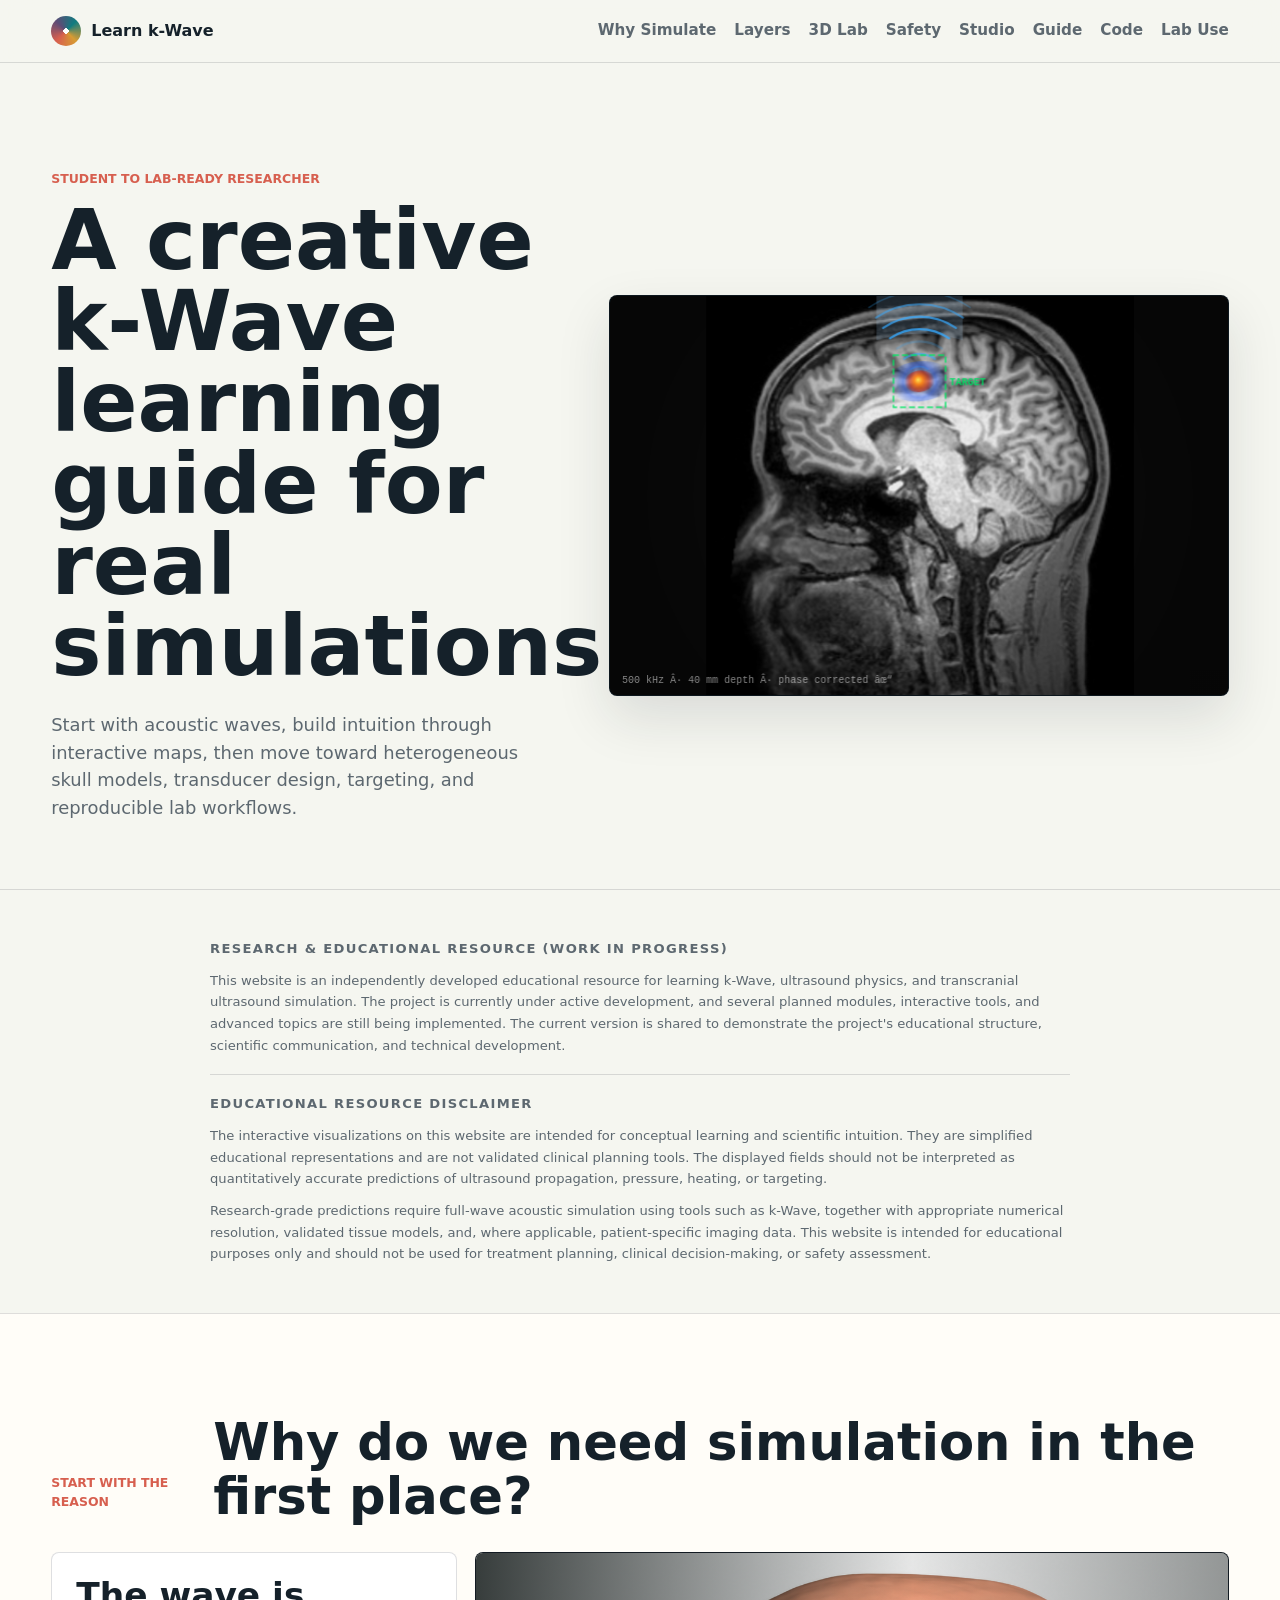
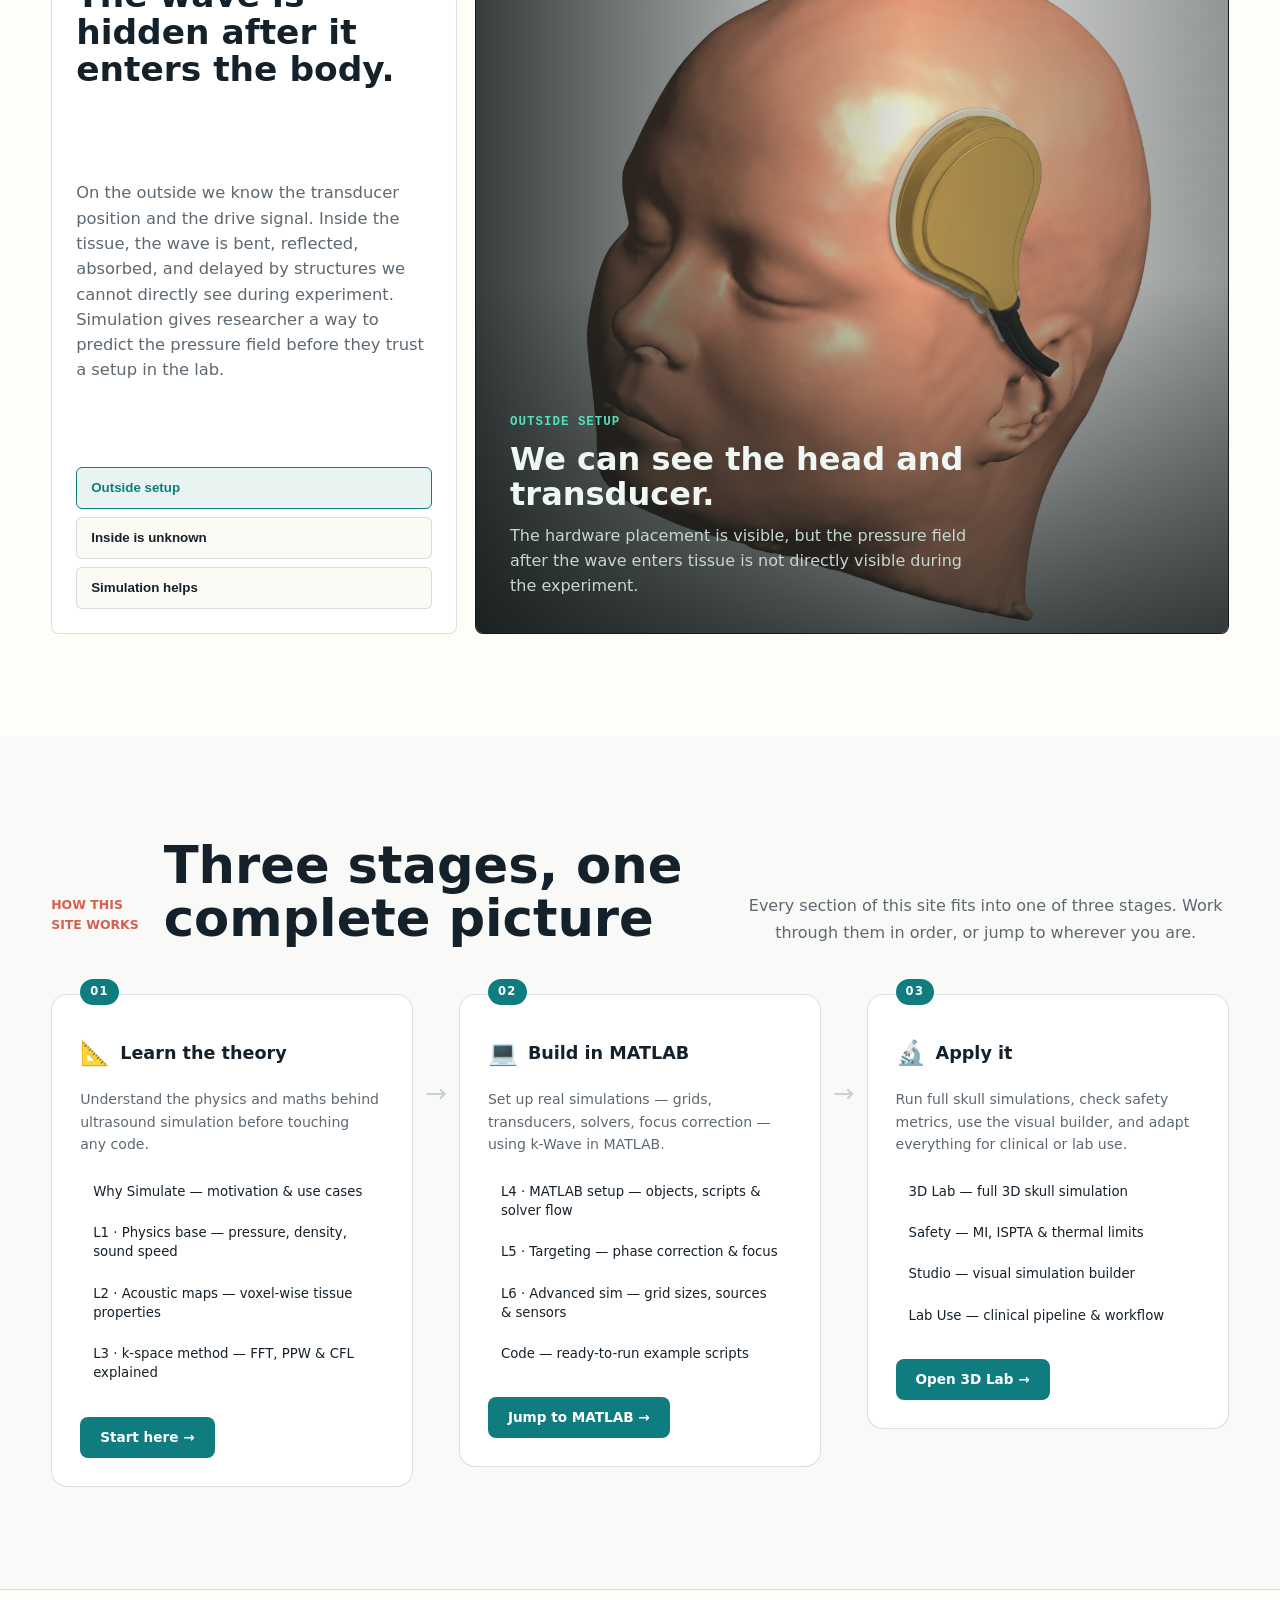
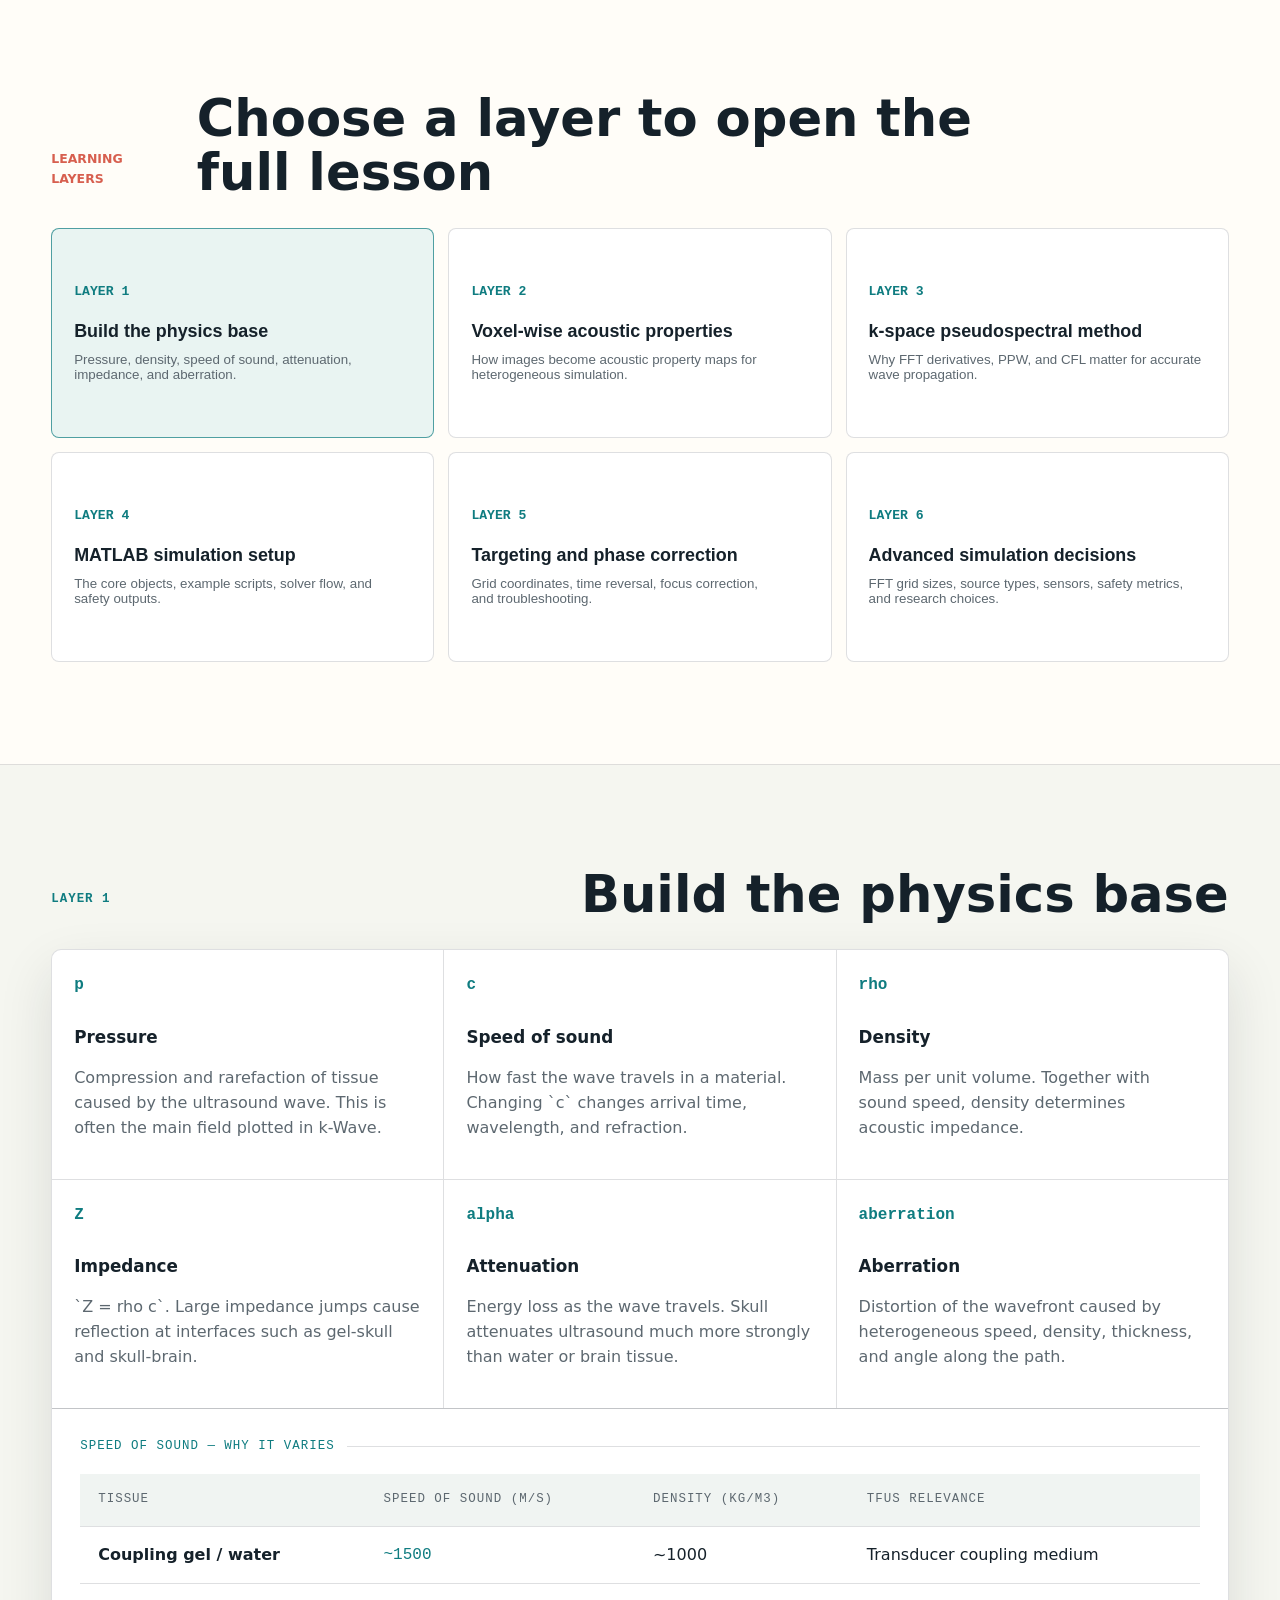
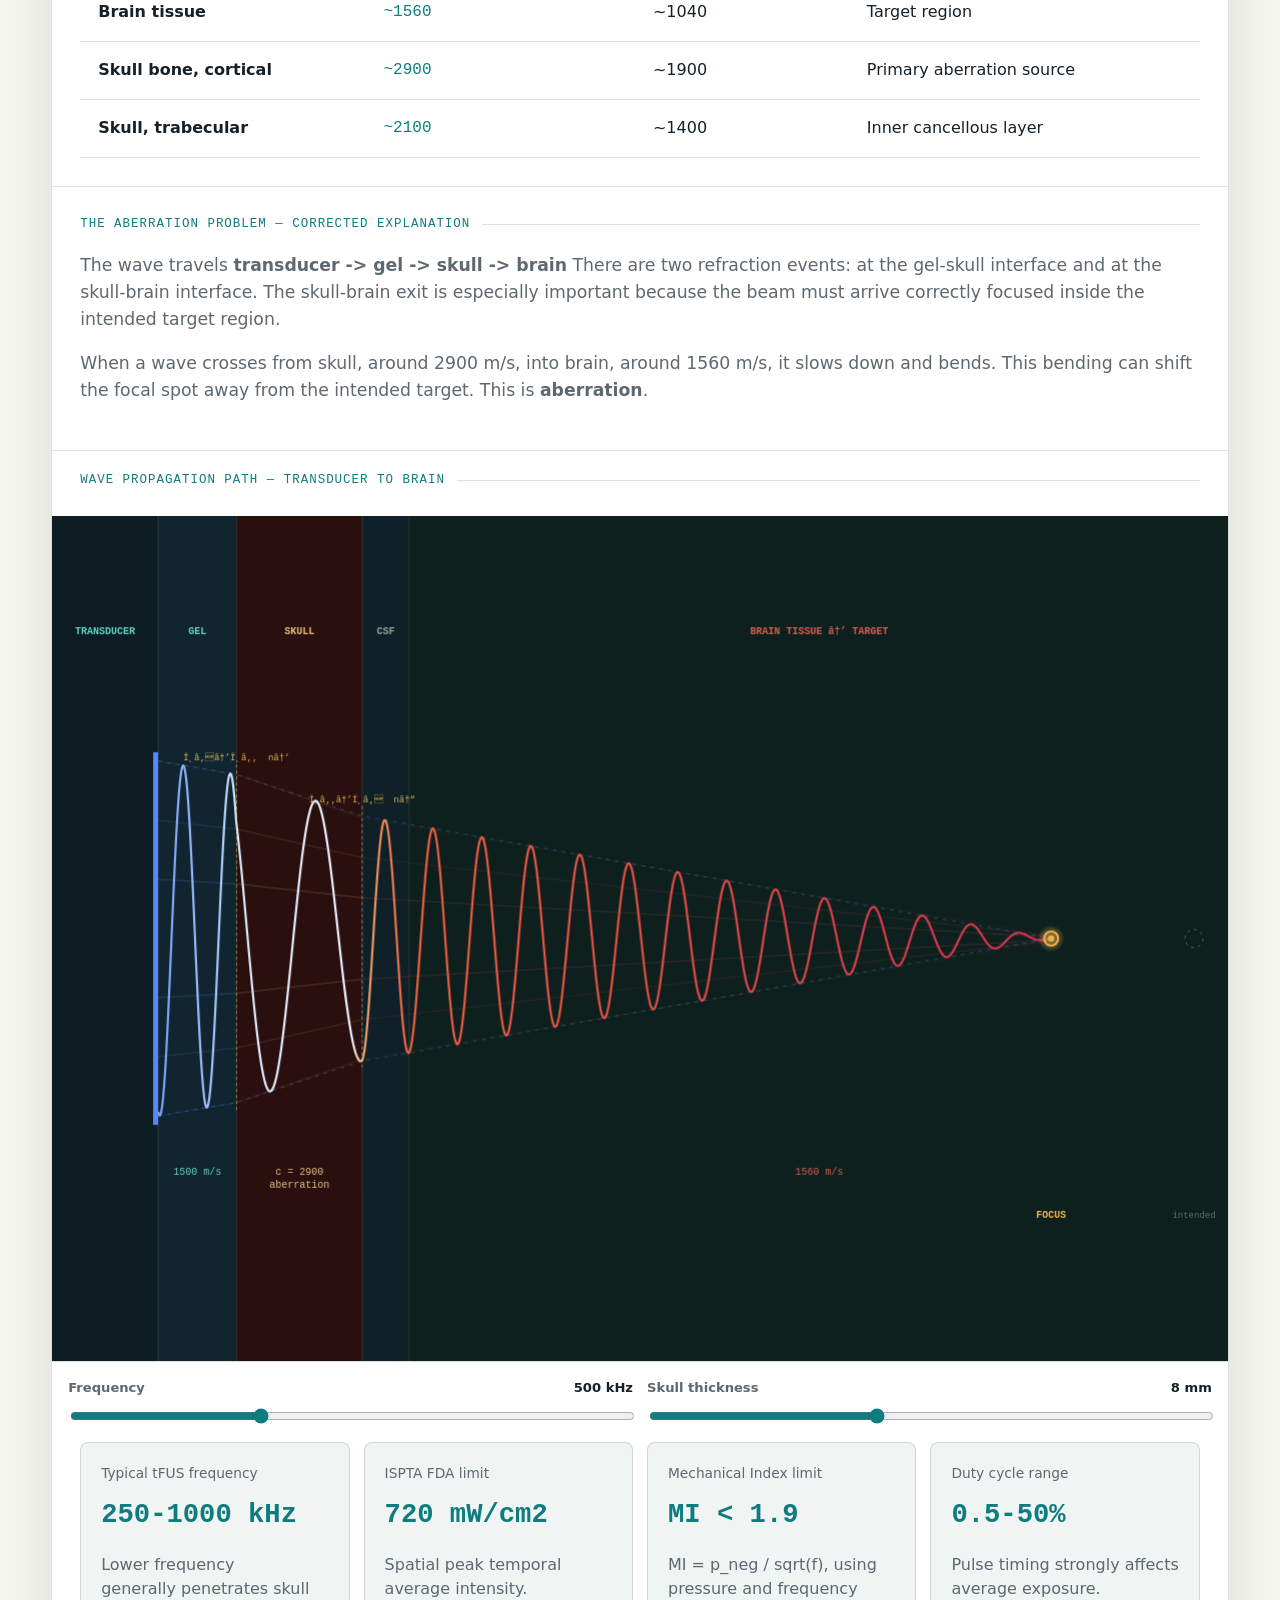
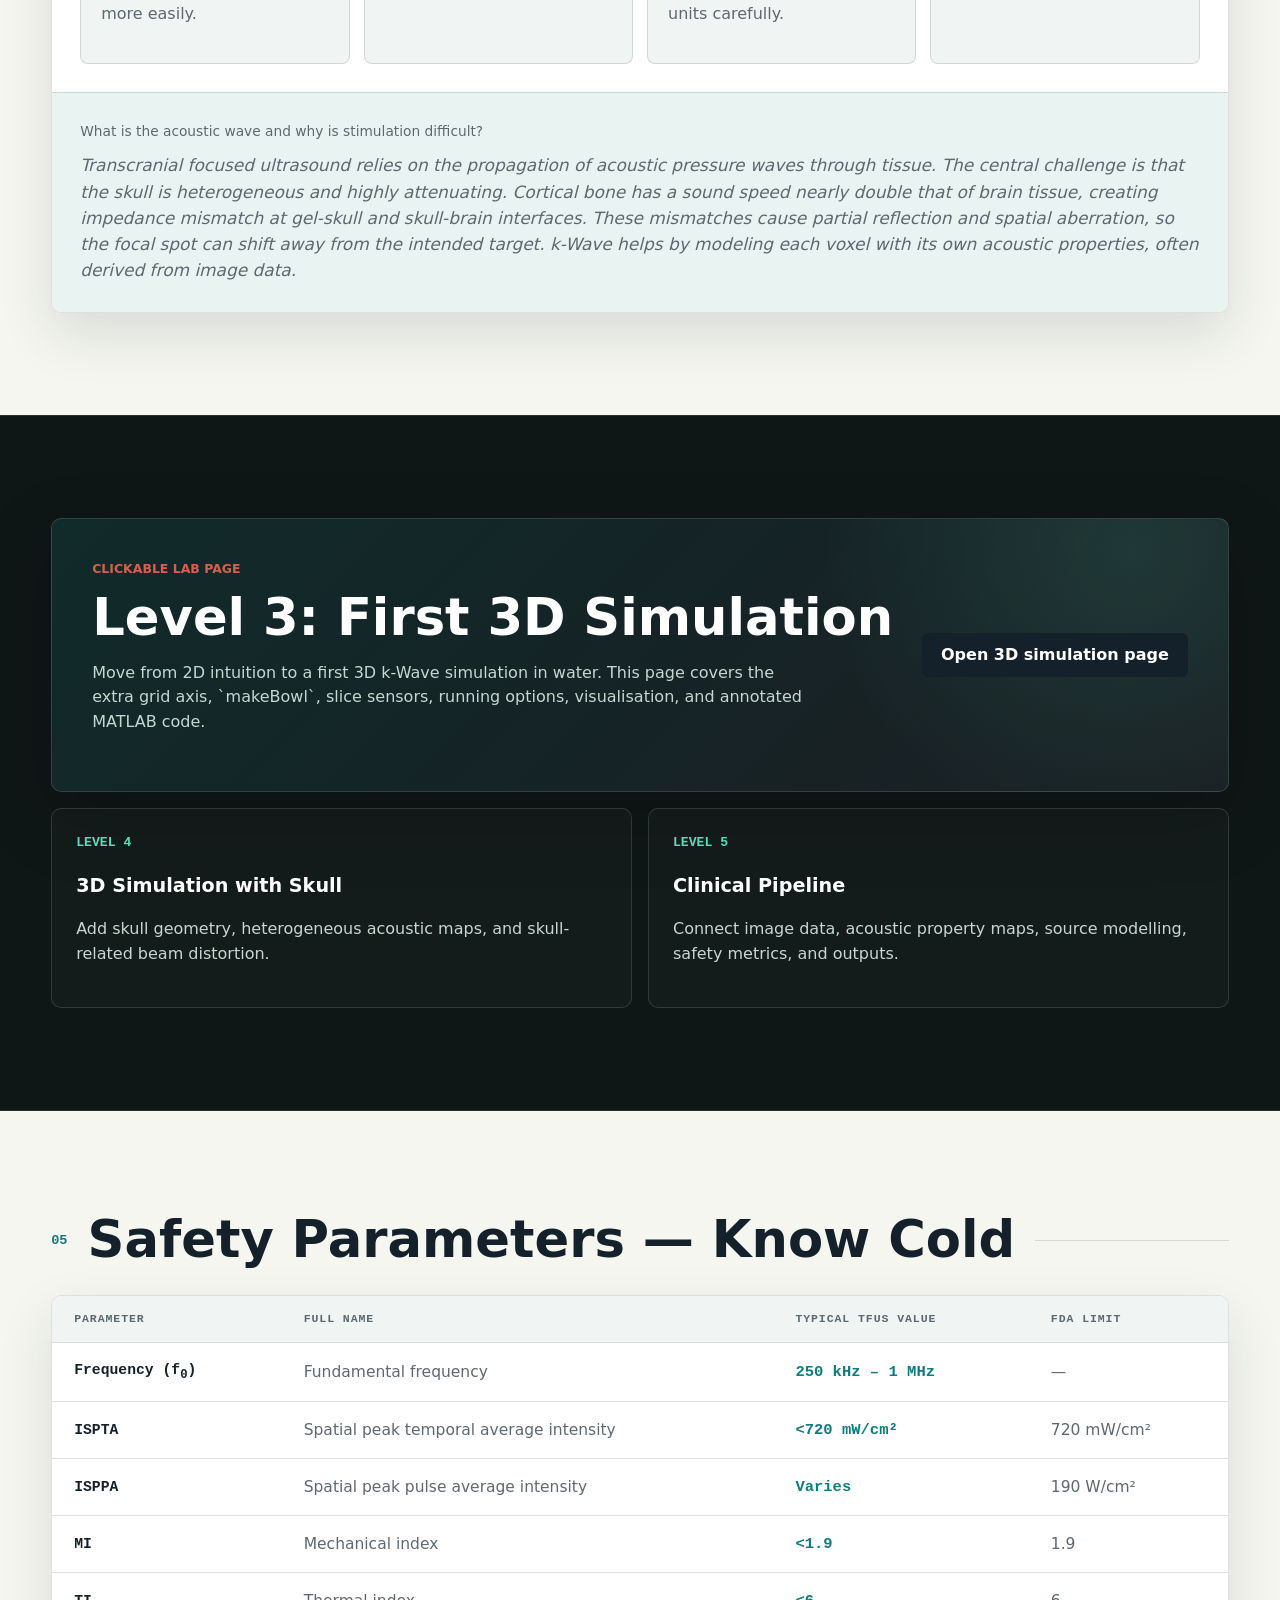
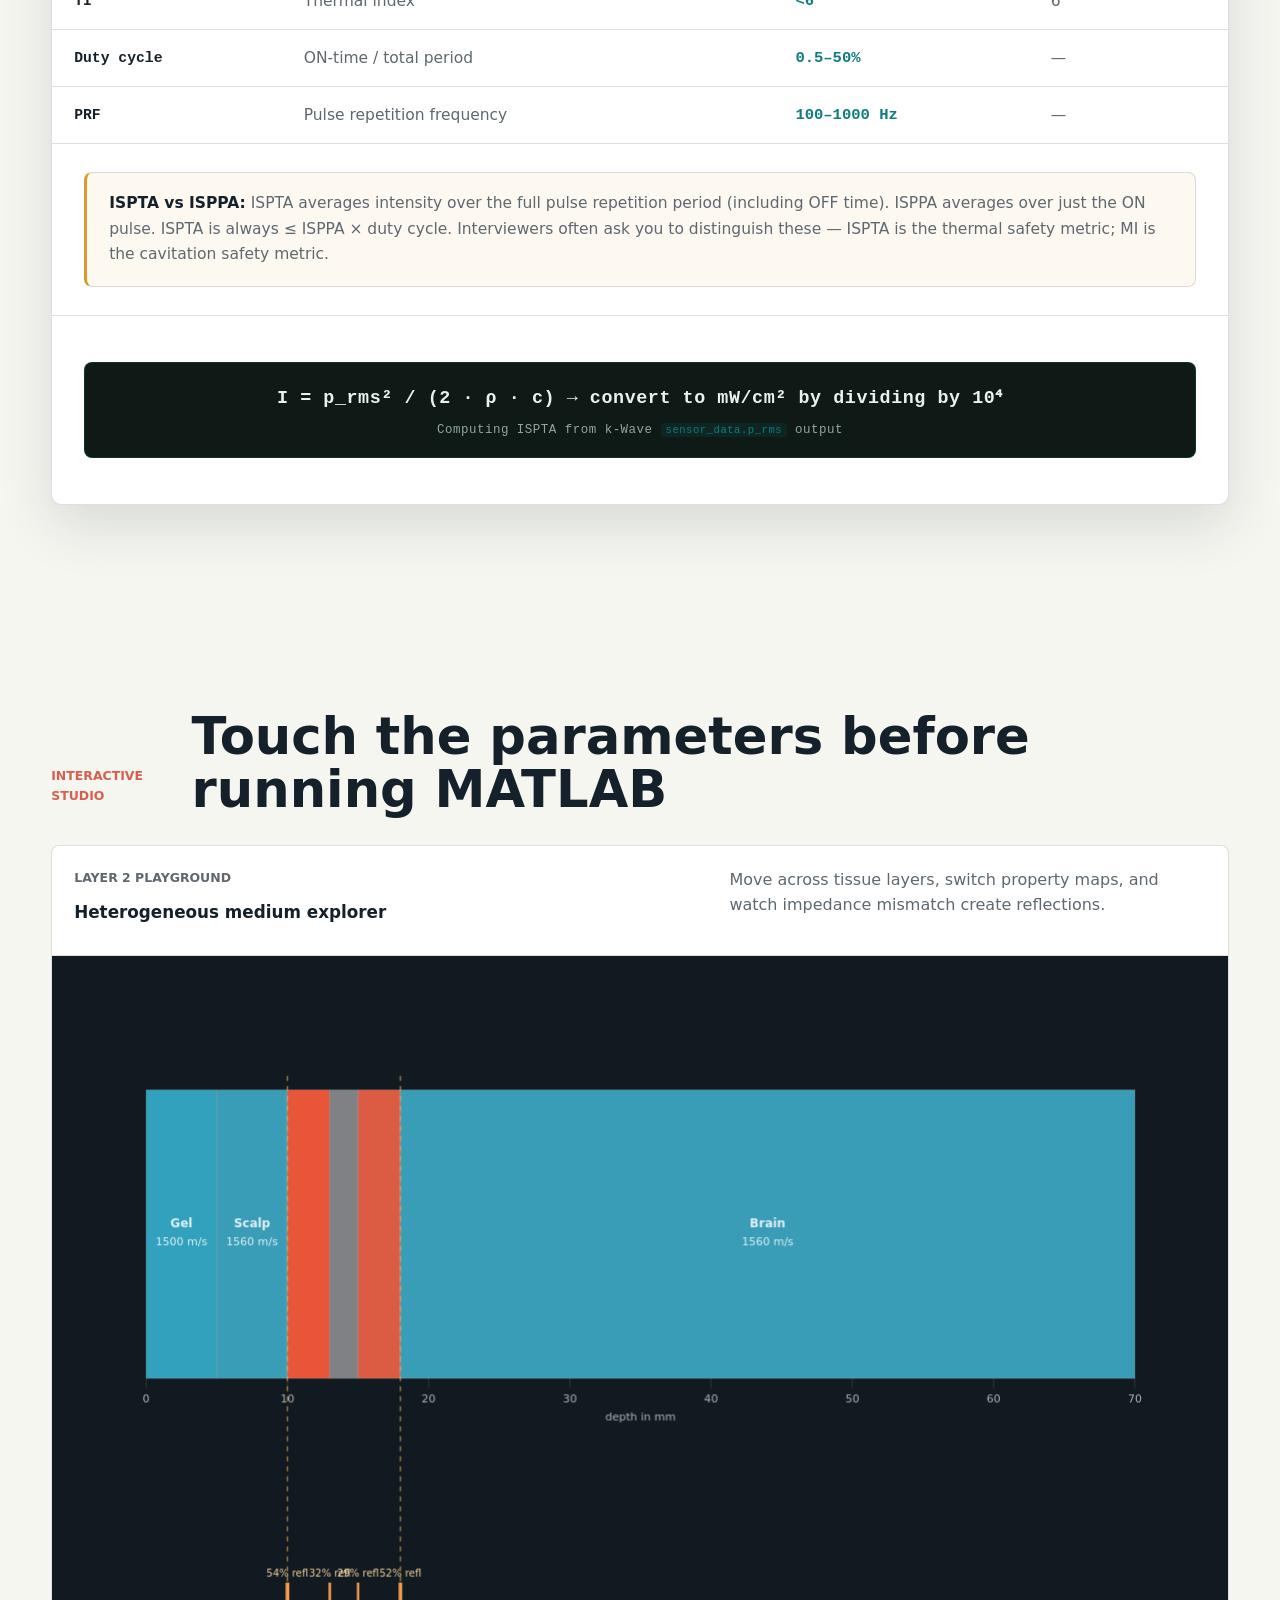
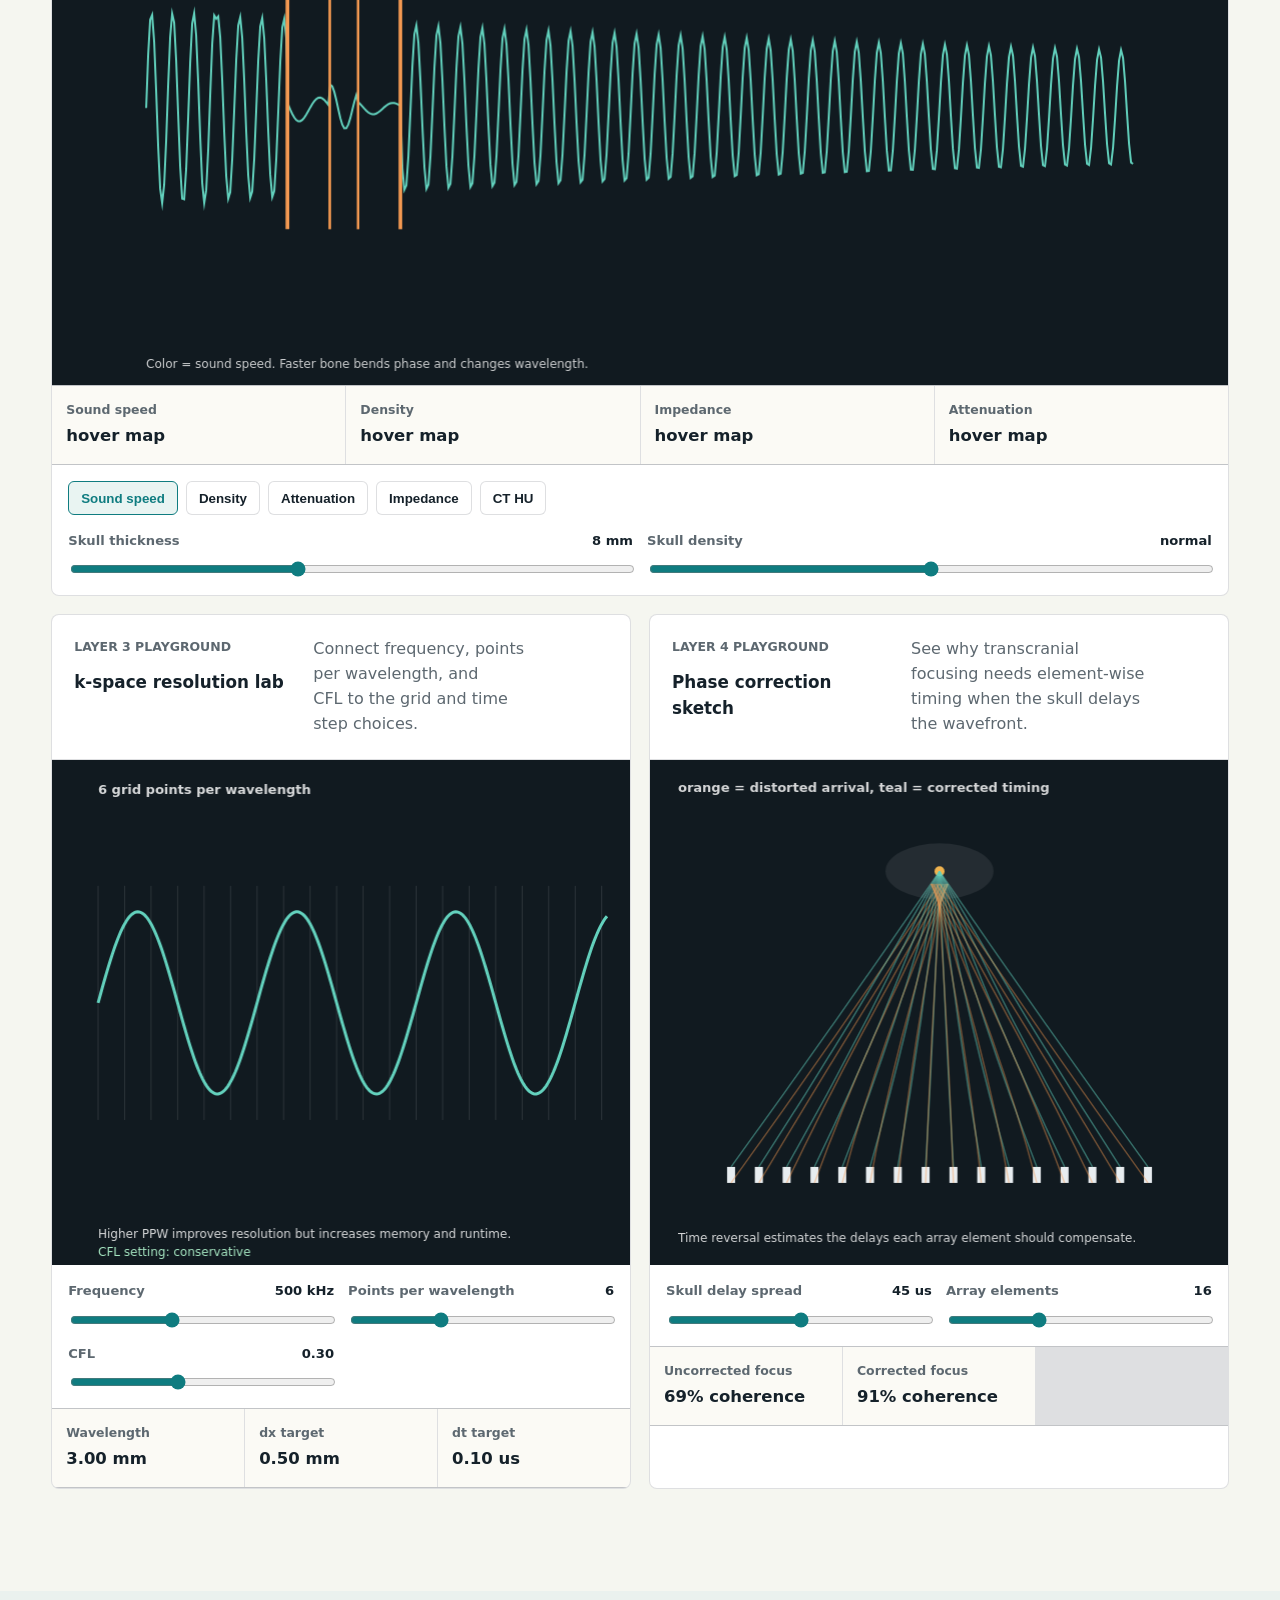
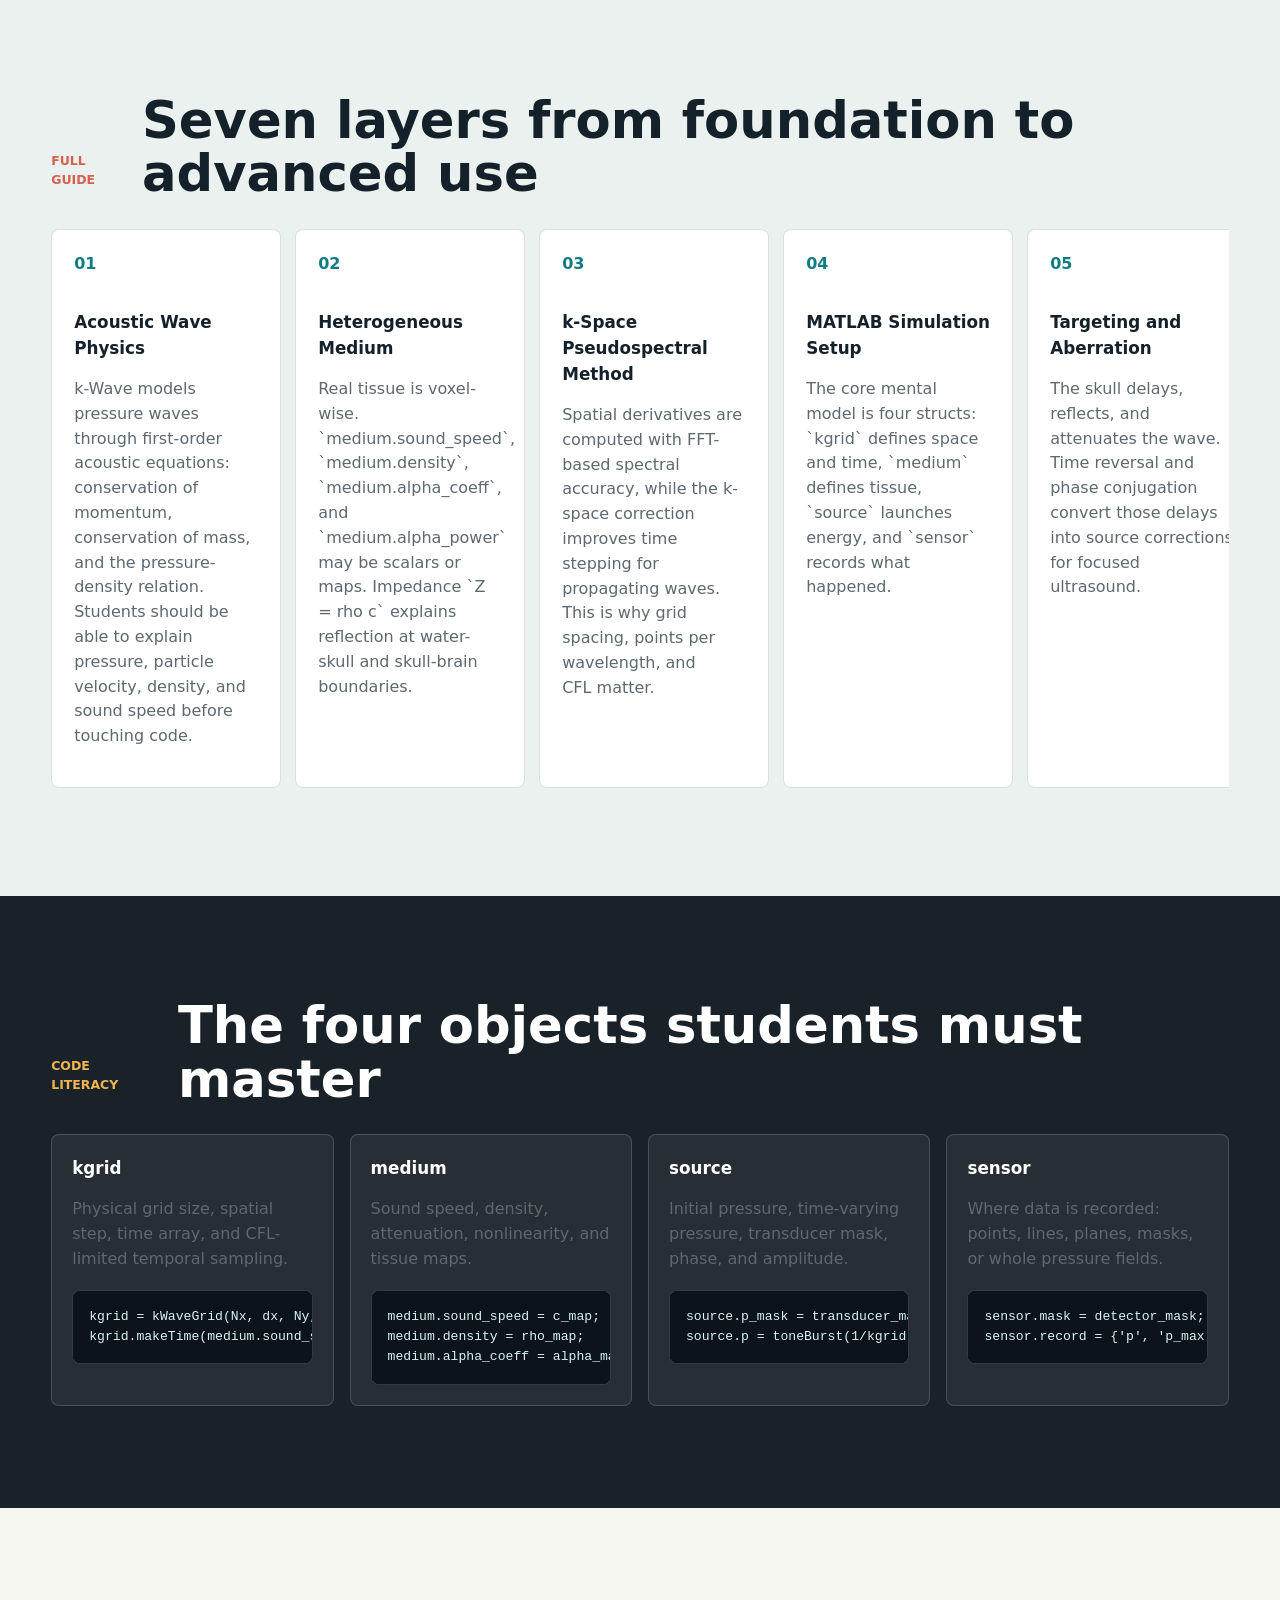
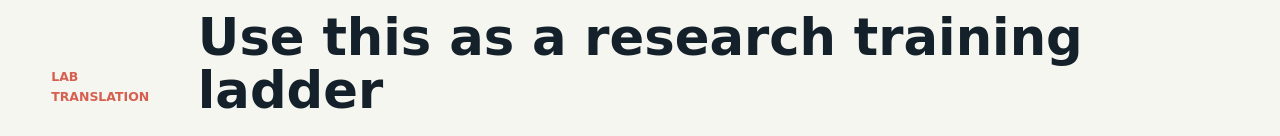
<file: index.html>
<!doctype html>
<html lang="en">
  <head>
    <meta charset="utf-8" />
    <meta name="viewport" content="width=device-width, initial-scale=1" />
    <meta
      name="description"
      content="A creative interactive GitHub Pages guide for learning k-Wave from fundamentals to lab-ready simulations."
    />
    <title>Learn k-Wave Lab Guide</title>
    <link rel="stylesheet" href="styles.css" />
  </head>
  <body>
    <header class="site-header">
      <a class="brand" href="#top" aria-label="Learn k-Wave home">
        <span class="brand-mark" aria-hidden="true"></span>
        <span>Learn k-Wave</span>
      </a>
      <nav aria-label="Primary navigation">
        <a href="#why-simulate">Why Simulate</a>
        <a href="#learning-layers">Layers</a>
        <a href="#level3-3d">3D Lab</a>
        <a href="#safety">Safety</a>
        <a href="#studio">Studio</a>
        <a href="#layers">Guide</a>
        <a href="#code">Code</a>
        <a href="#lab">Lab Use</a>
      </nav>
    </header>

    <main id="top">
      <section class="hero" aria-labelledby="hero-title">
        <div class="hero-copy">
          <p class="eyebrow">Student to lab-ready researcher</p>
          <h1 id="hero-title">A creative k-Wave learning guide for real simulations.</h1>
          <p>
            Start with acoustic waves, build intuition through interactive maps, then move
            toward heterogeneous skull models, transducer design, targeting, and reproducible
            lab workflows.
          </p>
        </div>

        <div class="wave-panel" aria-label="k-Wave focused-ultrasound simulation preview">
          <canvas id="simCanvas"></canvas>
        </div>
      </section>

      <section class="disclaimer-section">
        <div class="disclaimer-inner">
          <p class="disclaimer-title">Research &amp; Educational Resource (Work in Progress)</p>
          <p>This website is an independently developed educational resource for learning k-Wave, ultrasound physics, and transcranial ultrasound simulation. The project is currently under active development, and several planned modules, interactive tools, and advanced topics are still being implemented. The current version is shared to demonstrate the project's educational structure, scientific communication, and technical development.</p>
          <hr class="disclaimer-divider" />
          <p class="disclaimer-title">Educational Resource Disclaimer</p>
          <p>The interactive visualizations on this website are intended for conceptual learning and scientific intuition. They are simplified educational representations and are not validated clinical planning tools. The displayed fields should not be interpreted as quantitatively accurate predictions of ultrasound propagation, pressure, heating, or targeting.</p>
          <p>Research-grade predictions require full-wave acoustic simulation using tools such as k-Wave, together with appropriate numerical resolution, validated tissue models, and, where applicable, patient-specific imaging data. This website is intended for educational purposes only and should not be used for treatment planning, clinical decision-making, or safety assessment.</p>
        </div>
      </section>

      <section id="why-simulate" class="section why-section">
        <div class="section-heading">
          <p class="eyebrow">Start with the reason</p>
          <h2>Why do we need simulation in the first place?</h2>
        </div>

        <div class="why-grid">
          <article class="why-copy">
            <h3>The wave is hidden after it enters the body.</h3>
            <p>
              On the outside we know the transducer position and the drive signal. Inside the
              tissue, the wave is bent, reflected, absorbed, and delayed by structures we cannot
              directly see during experiment. Simulation gives researcher a way to predict the
              pressure field before they trust a setup in the lab.
            </p>
            <div class="reveal-list" aria-label="Simulation reveals">
              <button class="active" data-reveal="outside">Outside setup</button>
              <button data-reveal="hidden">Inside is unknown</button>
              <button data-reveal="simulation">Simulation helps</button>
            </div>
          </article>

          <article class="why-display">
            <div class="why-image-stage" aria-live="polite">
              <img class="why-scene why-scene-outside active" src="with_transducer.png" alt="Head with ultrasound transducer positioned outside" />
              <img class="why-scene why-scene-hidden" src="brain-mri.jpg" alt="Brain MRI view used to discuss the hidden target region" />
              <div class="why-scene-overlay">
                <span id="why-scene-kicker">Outside view</span>
                <strong id="why-scene-title">We can see the setup, not the pressure field.</strong>
                <p id="why-scene-copy">
                  The transducer is visible outside the head, but the ultrasound field inside tissue is not directly visible during the experiment.
                </p>
              </div>
              <img class="why-scene why-scene-simulation" src="BabelBrain_img_ref.png" alt="BabelBrain reference simulation image" />
              <span class="babelbrain-credit">Reference image from BabelBrain</span>
              <div class="why-bowl-transducer" aria-hidden="true"></div>
              <div class="why-wave-lines" aria-hidden="true">
                <span></span><span></span><span></span><span></span>
              </div>
            </div>
            <canvas id="whyCanvas" width="920" height="520"></canvas>
            <div class="controls why-controls">
              <label>
                <span>Frequency <output id="why-freq-out">500 kHz</output></span>
                <input id="why-frequency" type="range" min="250" max="1000" step="50" value="500" />
              </label>
              <label>
                <span>Skull complexity <output id="why-skull-out">medium</output></span>
                <input id="why-skull" type="range" min="0" max="10" step="1" value="5" />
              </label>
              <label>
                <span>Target depth <output id="why-depth-out">55 mm</output></span>
                <input id="why-depth" type="range" min="35" max="80" step="5" value="55" />
              </label>
            </div>
          </article>
        </div>
      </section>

      <!-- ── How this site works ── -->
      <section id="site-navigator" class="section how-it-works-section">
        <div class="section-heading">
          <p class="eyebrow">How this site works</p>
          <h2>Three stages, one complete picture</h2>
          <p class="hiw-subtitle">Every section of this site fits into one of three stages. Work through them in order, or jump to wherever you are.</p>
        </div>

        <div class="hiw-columns">

          <!-- Stage 1 -->
          <div class="hiw-col">
            <div class="hiw-step-badge">01</div>
            <div class="hiw-col-header">
              <span class="hiw-icon">📐</span>
              <h3 class="hiw-col-title">Learn the theory</h3>
            </div>
            <p class="hiw-col-desc">Understand the physics and maths behind ultrasound simulation before touching any code.</p>
            <ul class="hiw-links">
              <li><a href="#why-simulate" class="hiw-link">Why Simulate — motivation &amp; use cases</a></li>
              <li><a href="#layer1" class="hiw-link" data-layer-tab="layer1">L1 · Physics base — pressure, density, sound speed</a></li>
              <li><a href="#layer2" class="hiw-link" data-layer-tab="layer2">L2 · Acoustic maps — voxel-wise tissue properties</a></li>
              <li><a href="#layer3" class="hiw-link" data-layer-tab="layer3">L3 · k-space method — FFT, PPW &amp; CFL explained</a></li>
            </ul>
            <a href="#why-simulate" class="hiw-cta">Start here →</a>
          </div>

          <!-- Arrow -->
          <div class="hiw-arrow" aria-hidden="true">→</div>

          <!-- Stage 2 -->
          <div class="hiw-col">
            <div class="hiw-step-badge">02</div>
            <div class="hiw-col-header">
              <span class="hiw-icon">💻</span>
              <h3 class="hiw-col-title">Build in MATLAB</h3>
            </div>
            <p class="hiw-col-desc">Set up real simulations — grids, transducers, solvers, focus correction — using k-Wave in MATLAB.</p>
            <ul class="hiw-links">
              <li><a href="#layer4" class="hiw-link" data-layer-tab="layer4">L4 · MATLAB setup — objects, scripts &amp; solver flow</a></li>
              <li><a href="#layer5" class="hiw-link" data-layer-tab="layer5">L5 · Targeting — phase correction &amp; focus</a></li>
              <li><a href="#layer6" class="hiw-link" data-layer-tab="layer6">L6 · Advanced sim — grid sizes, sources &amp; sensors</a></li>
              <li><a href="#code" class="hiw-link">Code — ready-to-run example scripts</a></li>
            </ul>
            <a href="#layer4" class="hiw-cta" data-layer-tab="layer4">Jump to MATLAB →</a>
          </div>

          <!-- Arrow -->
          <div class="hiw-arrow" aria-hidden="true">→</div>

          <!-- Stage 3 -->
          <div class="hiw-col">
            <div class="hiw-step-badge">03</div>
            <div class="hiw-col-header">
              <span class="hiw-icon">🔬</span>
              <h3 class="hiw-col-title">Apply it</h3>
            </div>
            <p class="hiw-col-desc">Run full skull simulations, check safety metrics, use the visual builder, and adapt everything for clinical or lab use.</p>
            <ul class="hiw-links">
              <li><a href="#level3-3d" class="hiw-link">3D Lab — full 3D skull simulation</a></li>
              <li><a href="#safety" class="hiw-link">Safety — MI, ISPTA &amp; thermal limits</a></li>
              <li><a href="#studio" class="hiw-link">Studio — visual simulation builder</a></li>
              <li><a href="#lab" class="hiw-link">Lab Use — clinical pipeline &amp; workflow</a></li>
            </ul>
            <a href="#level3-3d" class="hiw-cta">Open 3D Lab →</a>
          </div>

        </div>
      </section>
      <!-- ── / How this site works ── -->

      <section id="learning-layers" class="section layer-tabs-section">
        <div class="section-heading">
          <p class="eyebrow">Learning layers</p>
          <h2>Choose a layer to open the full lesson</h2>
        </div>
        <div class="layer-tab-grid" role="tablist" aria-label="k-Wave learning layers">
          <button class="layer-tab active" type="button" data-layer-tab="layer1" role="tab" aria-selected="true">
            <span>Layer 1</span>
            <strong>Build the physics base</strong>
            <p>Pressure, density, speed of sound, attenuation, impedance, and aberration.</p>
          </button>
          <button class="layer-tab" type="button" data-layer-tab="layer2" role="tab" aria-selected="false">
            <span>Layer 2</span>
            <strong>Voxel-wise acoustic properties</strong>
            <p>How images become acoustic property maps for heterogeneous simulation.</p>
          </button>
          <button class="layer-tab" type="button" data-layer-tab="layer3" role="tab" aria-selected="false">
            <span>Layer 3</span>
            <strong>k-space pseudospectral method</strong>
            <p>Why FFT derivatives, PPW, and CFL matter for accurate wave propagation.</p>
          </button>
          <button class="layer-tab" type="button" data-layer-tab="layer4" role="tab" aria-selected="false">
            <span>Layer 4</span>
            <strong>MATLAB simulation setup</strong>
            <p>The core objects, example scripts, solver flow, and safety outputs.</p>
          </button>
          <button class="layer-tab" type="button" data-layer-tab="layer5" role="tab" aria-selected="false">
            <span>Layer 5</span>
            <strong>Targeting and phase correction</strong>
            <p>Grid coordinates, time reversal, focus correction, and troubleshooting.</p>
          </button>
          <button class="layer-tab" type="button" data-layer-tab="layer6" role="tab" aria-selected="false">
            <span>Layer 6</span>
            <strong>Advanced simulation decisions</strong>
            <p>FFT grid sizes, source types, sensors, safety metrics, and research choices.</p>
          </button>
        </div>
      </section>

      <section id="layer1" class="section physics-primer layer-detail-panel active">
        <div class="section-heading">
          <p class="eyebrow">Layer 1</p>
          <h2>Build the physics base</h2>
        </div>

        <div class="physics-shell">
          <div class="term-grid" aria-label="Core acoustic terms">
            <article>
              <span>p</span>
              <h3>Pressure</h3>
              <p>Compression and rarefaction of tissue caused by the ultrasound wave. This is often the main field plotted in k-Wave.</p>
            </article>
            <article>
              <span>c</span>
              <h3>Speed of sound</h3>
              <p>How fast the wave travels in a material. Changing `c` changes arrival time, wavelength, and refraction.</p>
            </article>
            <article>
              <span>rho</span>
              <h3>Density</h3>
              <p>Mass per unit volume. Together with sound speed, density determines acoustic impedance.</p>
            </article>
            <article>
              <span>Z</span>
              <h3>Impedance</h3>
              <p>`Z = rho c`. Large impedance jumps cause reflection at interfaces such as gel-skull and skull-brain.</p>
            </article>
            <article>
              <span>alpha</span>
              <h3>Attenuation</h3>
              <p>Energy loss as the wave travels. Skull attenuates ultrasound much more strongly than water or brain tissue.</p>
            </article>
            <article>
              <span>aberration</span>
              <h3>Aberration</h3>
              <p>Distortion of the wavefront caused by heterogeneous speed, density, thickness, and angle along the path.</p>
            </article>
          </div>

          <div class="physics-table-wrap">
            <div class="table-title">Speed of sound — why it varies</div>
            <table class="physics-table">
              <thead>
                <tr>
                  <th>Tissue</th>
                  <th>Speed of sound (m/s)</th>
                  <th>Density (kg/m3)</th>
                  <th>tFUS relevance</th>
                </tr>
              </thead>
              <tbody>
                <tr>
                  <td>Coupling gel / water</td>
                  <td>~1500</td>
                  <td>~1000</td>
                  <td>Transducer coupling medium</td>
                </tr>
                <tr>
                  <td>Brain tissue</td>
                  <td>~1560</td>
                  <td>~1040</td>
                  <td>Target region</td>
                </tr>
                <tr>
                  <td>Skull bone, cortical</td>
                  <td>~2900</td>
                  <td>~1900</td>
                  <td>Primary aberration source</td>
                </tr>
                <tr>
                  <td>Skull, trabecular</td>
                  <td>~2100</td>
                  <td>~1400</td>
                  <td>Inner cancellous layer</td>
                </tr>
              </tbody>
            </table>
          </div>

          <div class="aberration-note">
            <div class="table-title">The aberration problem — corrected explanation</div>
            <p>
              The wave travels <strong>transducer -> gel -> skull -> brain</strong>
              There are two refraction events: at the gel-skull interface and at the skull-brain interface.
              The skull-brain exit is especially important because the beam must arrive correctly focused
              inside the intended target region.
            </p>
            <p>
              When a wave crosses from skull, around 2900 m/s, into brain, around 1560 m/s, it slows down
              and bends. This bending can shift the focal spot away from the intended target. This is
              <strong>aberration</strong>.
            </p>
          </div>

          <div class="wavepath-wrap">
            <div class="wavepath-header">
              <div class="table-title">Wave propagation path — transducer to brain</div>
            </div>
            <canvas id="wavepathCanvas"></canvas>
            <div class="controls wavepath-controls">
              <label>
                <span>Frequency <output id="wp-freq-out">500 kHz</output></span>
                <input id="wp-frequency" type="range" min="250" max="1000" step="50" value="500" />
              </label>
              <label>
                <span>Skull thickness <output id="wp-thick-out">8 mm</output></span>
                <input id="wp-thick" type="range" min="4" max="14" step="1" value="8" />
              </label>
            </div>
          </div>

          <div class="parameter-grid">
            <article>
              <span>Typical tFUS frequency</span>
              <strong>250-1000 kHz</strong>
              <p>Lower frequency generally penetrates skull more easily.</p>
            </article>
            <article>
              <span>ISPTA FDA limit</span>
              <strong>720 mW/cm2</strong>
              <p>Spatial peak temporal average intensity.</p>
            </article>
            <article>
              <span>Mechanical Index limit</span>
              <strong>MI &lt; 1.9</strong>
              <p>MI = p_neg / sqrt(f), using pressure and frequency units carefully.</p>
            </article>
            <article>
              <span>Duty cycle range</span>
              <strong>0.5-50%</strong>
              <p>Pulse timing strongly affects average exposure.</p>
            </article>
          </div>

          <blockquote>
            <span> What is the acoustic wave and why is stimulation difficult?</span>
            <p>
              Transcranial focused ultrasound relies on the propagation of acoustic pressure waves
              through tissue. The central challenge is that the skull is heterogeneous and highly
              attenuating. Cortical bone has a sound speed nearly double that of brain tissue,
              creating impedance mismatch at gel-skull and skull-brain interfaces. These mismatches
              cause partial reflection and spatial aberration, so the focal spot can shift away from
              the intended target. k-Wave helps by modeling each voxel with its own acoustic
              properties, often derived from image data.
            </p>
          </blockquote>
        </div>
      </section>

      <section id="layer2" class="section layer2-section layer-detail-panel">
        <div class="layer2-shell">

          <div class="layer2-block voxel-bridge-block">
            <div class="table-title">From brain image to simulation grid</div>
            <div class="voxel-steps">
              <div class="voxel-step">
                <div class="voxel-step-badge">1</div>
                <div>
                  <h3>Acquire a CT or MRI scan</h3>
                  <p>
                    CT measures X-ray attenuation at each location and returns Hounsfield Units
                    (HU). Air = −1000 HU, water = 0 HU, dense cortical bone ≈ 1000 HU. The image
                    is a 3D grid of these numbers.
                  </p>
                </div>
              </div>
              <div class="voxel-step">
                <div class="voxel-step-badge">2</div>
                <div>
                  <h3>Segment the image into tissue regions</h3>
                  <p>
                    Software such as SimNIBS or FreeSurfer identifies which voxels belong to
                    skull, brain, CSF, and scalp. Each voxel receives a tissue label. This step
                    is called segmentation.
                  </p>
                </div>
              </div>
              <div class="voxel-step">
                <div class="voxel-step-badge">3</div>
                <div>
                  <h3>Assign three acoustic properties to every voxel</h3>
                  <p>
                    Each voxel's tissue label or raw HU value is converted to speed of sound
                    c, density ρ, and attenuation coefficient α. Brain voxels can use reference
                    tissue-property values. The result is three matrices, all the same size as
                    the original image.
                  </p>
                </div>
              </div>
              <div class="voxel-step">
                <div class="voxel-step-badge">4</div>
                <div>
                  <h3>Hand the matrices to k-Wave</h3>
                  <p>
                    k-Wave uses numerical arrays to define the acoustic environment. Each voxel
                    is treated as one grid cell with its own speed of sound, density, and
                    attenuation values. During the simulation, the pressure and particle velocity
                    fields are updated across this voxel-wise map, so understanding acoustic
                    property maps is the entry point for any patient-specific simulation.
                  </p>
                </div>
              </div>
            </div>

            <div class="voxel-illustration">
              <p class="voxel-caption">
                Each square represents one voxel. The colour is its speed of sound. This is
                literally what medium.sound_speed looks like as a matrix.
              </p>
              <div class="voxel-grid" aria-label="5 by 5 coloured voxel grid">
                <span class="v-csf"></span><span class="v-scalp"></span><span class="v-skull"></span><span class="v-skull"></span><span class="v-scalp"></span>
                <span class="v-csf"></span><span class="v-skull"></span><span class="v-skull"></span><span class="v-brain"></span><span class="v-brain"></span>
                <span class="v-scalp"></span><span class="v-skull"></span><span class="v-brain"></span><span class="v-brain"></span><span class="v-brain"></span>
                <span class="v-csf"></span><span class="v-csf"></span><span class="v-brain"></span><span class="v-brain"></span><span class="v-brain"></span>
                <span class="v-scalp"></span><span class="v-csf"></span><span class="v-csf"></span><span class="v-brain"></span><span class="v-brain"></span>
              </div>
              <div class="voxel-legend">
                <span><i class="v-csf"></i>Water / CSF</span>
                <span><i class="v-scalp"></i>Scalp</span>
                <span><i class="v-skull"></i>Skull cortical</span>
                <span><i class="v-brain"></i>Brain grey matter</span>
              </div>
            </div>
          </div>

          <div class="layer2-header">
            <div class="layer-badge">L2</div>
            <div>
              <p class="layer2-eyebrow">Layer 2 · Heterogeneous Medium</p>
              <h2>Voxel-wise Acoustic Properties</h2>
            </div>
          </div>

          <div class="layer2-block">
            <div class="table-title">The core idea</div>
            <p class="layer2-body">
              Simple simulators assume a uniform medium — same speed and density everywhere.
              k-Wave assigns <strong>every single voxel</strong> its own acoustic properties,
              making it a heterogeneous medium. This is what allows accurate simulation of how
              sound behaves differently in skull bone versus brain tissue versus trabecular marrow.
            </p>
          </div>

          <div class="layer2-block">
            <div class="table-title">Three properties you assign per voxel</div>
            <div class="property-cards">

              <article class="property-card">
                <h3>1. Speed of sound (c) — m/s</h3>
                <p>
                  Determines how fast the wave travels through that voxel. At boundaries where
                  <code>c</code> changes abruptly, the wavefront bends according to Snell's Law.
                  This bending is the primary cause of focal shift in transcranial ultrasound.
                </p>
                <div class="prop-values">
                  <span><em>Water / gel</em> 1500 m/s</span>
                  <span><em>Brain tissue</em> 1560 m/s</span>
                  <span><em>Skull cortical</em> 2900 m/s</span>
                </div>
              </article>

              <article class="property-card">
                <h3>2. Density (ρ) — kg/m³</h3>
                <p>
                  Together with <code>c</code>, gives acoustic impedance:
                  <strong>Z = ρ × c</strong> (in MRayl). When Z changes between two voxels,
                  part of the wave reflects back. The coupling gel between transducer and skin
                  exists purely to eliminate the air–skin Z mismatch, which would otherwise
                  reflect ~100 % of energy.
                </p>
                <div class="prop-values">
                  <span><em>Water</em> 1000 kg/m³</span>
                  <span><em>Brain</em> 1040 kg/m³</span>
                  <span><em>Skull cortical</em> 1900 kg/m³</span>
                </div>
              </article>

              <article class="property-card">
                <h3>3. Attenuation coefficient (α) — dB / (MHz<sup>y</sup> · cm)</h3>
                <p>
                  Determines energy loss per unit distance.
                  <strong>Units are dB per MHz-to-the-power-y, per centimetre.</strong>
                  The exponent <em>y</em> is set separately via
                  <code>medium.alpha_power</code>. Skull bone attenuates roughly 20–25× more
                  than brain tissue, which is why higher frequencies are far harder to use
                  transcranially.
                </p>
                <div class="prop-values">
                  <span><em>Brain</em> ~0.6 dB/MHz<sup>y</sup>/cm</span>
                  <span><em>Skull cortical</em> ~10–15 dB/MHz<sup>y</sup>/cm</span>
                </div>
              </article>

            </div>
          </div>

          <div class="layer2-block layer2-code-block">
            <div class="table-title">How it looks in k-Wave</div>
            <pre><code>% Scalar (uniform) — simplest case
medium.sound_speed = 1500;          % m/s, whole grid
medium.density     = 1000;          % kg/m³

% Map (heterogeneous) — voxel-wise, same size as kgrid
medium.sound_speed  = c_map;        % [Nx × Ny] array
medium.density      = rho_map;      % [Nx × Ny] array
medium.alpha_coeff  = alpha_map;    % dB / (MHz^y · cm)
medium.alpha_power  = 1.1;          % y exponent, typically 1–2</code></pre>
          </div>

          <!-- medium.* property cards -->
          <div class="layer2-block medium-props-block">
            <div class="table-title">k-Wave medium struct — every field explained</div>
            <div class="medium-prop-cards">

              <div class="medium-prop-card">
                <div class="prop-badge badge-c">c</div>
                <div class="prop-body">
                  <div class="prop-title-row">
                    <code class="prop-name">medium.sound_speed</code>
                    <span class="type-pill pill-matrix">scalar or Nx×Ny matrix</span>
                  </div>
                  <p>Speed of sound in m/s. Scalar = uniform. Matrix = each voxel has its own value. Controls wave speed, refraction angle, and the k-space correction operator κ.</p>
                  <pre class="prop-code">medium.sound_speed = 1500 + ones(Nx, Ny);  % then overwrite skull columns</pre>
                </div>
              </div>

              <div class="medium-prop-card">
                <div class="prop-badge badge-p">p</div>
                <div class="prop-body">
                  <div class="prop-title-row">
                    <code class="prop-name">medium.density</code>
                    <span class="type-pill pill-matrix">scalar or Nx×Ny matrix</span>
                  </div>
                  <p>Density in kg/m³. Combined with sound_speed to give acoustic impedance Z = ρc at each voxel — controls how much reflects at tissue boundaries.</p>
                  <pre class="prop-code">medium.density = 1000 + ones(Nx, Ny);</pre>
                </div>
              </div>

              <div class="medium-prop-card">
                <div class="prop-badge badge-a">α</div>
                <div class="prop-body">
                  <div class="prop-title-row">
                    <code class="prop-name">medium.alpha_coeff</code>
                    <span class="type-pill pill-unit">dB / MHz<sup>y</sup> / cm</span>
                  </div>
                  <p>Power law absorption coefficient. Controls energy loss to heat. Skull absorbs 4000× more than water per unit path length. Measured from ex vivo tissue samples — not derived from patient images (unlike c and ρ for skull).</p>
                  <pre class="prop-code">medium.alpha_coeff(:, skull_cols) = 11;  % skull cortical</pre>
                </div>
              </div>

              <div class="medium-prop-card">
                <div class="prop-badge badge-y">y</div>
                <div class="prop-body">
                  <div class="prop-title-row">
                    <code class="prop-name">medium.alpha_power</code>
                    <span class="type-pill pill-scalar">scalar only</span>
                  </div>
                  <p>Power law exponent. α(f) = α₀ · f <sup>y</sup>. Water: y≈2. Soft tissue: y≈1.1. Skull: y≈0.9. Must be scalar — same power law applies to all tissues.</p>
                  <pre class="prop-code">medium.alpha_power = 1.1;  % tissue-like</pre>
                </div>
              </div>

              <div class="medium-prop-card">
                <div class="prop-badge badge-ba">B/A</div>
                <div class="prop-body">
                  <div class="prop-title-row">
                    <code class="prop-name">medium.BonA</code>
                    <span class="type-pill pill-optional">optional — nonlinearity</span>
                  </div>
                  <p>Parameter of nonlinearity. Enables simulation of harmonic generation at high pressures. Tissue B/A ≈ 6–8. Water B/A ≈ 5. Leave unset for linear simulations.</p>
                  <pre class="prop-code">medium.BonA = 6;  % enable nonlinear simulation</pre>
                </div>
              </div>

            </div>
          </div>

          <!-- Full tissue acoustic properties table -->
          <div class="layer2-block">
            <div class="table-title">Full tissue acoustic properties — layer by layer</div>
            <div class="tissue-table-wrap">
              <table class="tissue-table">
                <thead>
                  <tr>
                    <th>Tissue</th>
                    <th>c (m/s)</th>
                    <th>ρ (kg/m³)</th>
                    <th>α (dB/MHz/cm)</th>
                    <th>Z (MRayl)</th>
                    <th>Source</th>
                  </tr>
                </thead>
                <tbody>
                  <tr>
                    <td><span class="tissue-dot" style="background:#63d1bd;"></span>Gel / Water</td>
                    <td>1500</td><td>1000</td><td>0.002</td><td>1.50</td>
                    <td class="tt-source">Literature</td>
                  </tr>
                  <tr>
                    <td><span class="tissue-dot" style="background:#d79b33;"></span>Scalp</td>
                    <td>1580</td><td>1090</td><td>0.5</td><td>1.72</td>
                    <td class="tt-source">Duck 1990</td>
                  </tr>
                  <tr>
                    <td><span class="tissue-dot" style="background:#e8e0cc;"></span>Skull outer cortical</td>
                    <td>2900</td><td>1900</td><td>11</td><td>5.51</td>
                    <td class="tt-source">Aubry 2003</td>
                  </tr>
                  <tr>
                    <td><span class="tissue-dot" style="background:#a89070;"></span>Skull diploë</td>
                    <td>1800</td><td>1300</td><td>5</td><td>2.34</td>
                    <td class="tt-source">CT-derived</td>
                  </tr>
                  <tr>
                    <td><span class="tissue-dot" style="background:#e8e0cc;"></span>Skull inner cortical</td>
                    <td>2900</td><td>1900</td><td>11</td><td>5.51</td>
                    <td class="tt-source">Aubry 2003</td>
                  </tr>
                  <tr>
                    <td><span class="tissue-dot" style="background:#4a9fd4;"></span>CSF</td>
                    <td>1500</td><td>1000</td><td>0.002</td><td>1.50</td>
                    <td class="tt-source">≈ water</td>
                  </tr>
                  <tr>
                    <td><span class="tissue-dot" style="background:#7ec8a0;"></span>Brain grey matter</td>
                    <td>1560</td><td>1040</td><td>0.6</td><td>1.62</td>
                    <td class="tt-source">IT'IS database</td>
                  </tr>
                  <tr>
                    <td><span class="tissue-dot" style="background:#a0d4c0;"></span>Brain white matter</td>
                    <td>1560</td><td>1040</td><td>0.8</td><td>1.62</td>
                    <td class="tt-source">IT'IS database</td>
                  </tr>
                </tbody>
              </table>
            </div>
          </div>

          <!-- CT → Acoustic properties conversion -->
          <div class="layer2-block">
            <div class="table-title">CT to acoustic property conversion (Aubry 2003)</div>
            <p class="layer2-body">
              This is the most cited formula in tFUS literature. CT measures
              <strong>Hounsfield Units (HU)</strong>: air = −1000 HU, water = 0 HU,
              dense cortical bone = ~1000 HU.
            </p>
            <pre class="layer2-pre"><code>% Step 1: Convert HU to porosity
porosity = 1 - (HU_map / 1000);
% porosity = 0  →  pure dense bone  (HU = 1000)
% porosity = 1  →  pure water / air (HU = 0)

% Step 2: Map porosity to acoustic properties (Aubry 2003)
medium.sound_speed = 2900 - 1480 .* porosity;   % m/s
medium.density     = 1900 - 900  .* porosity;   % kg/m³
medium.alpha_coeff = 13.3  .* porosity + 0.17;  % dB/(MHz^y cm)
medium.alpha_power = 2.0;

% Step 3: Override brain / water regions
medium.sound_speed(brain_mask) = 1560;
medium.density(brain_mask)     = 1040;
medium.alpha_coeff(brain_mask) = 0.6;</code></pre>
            <p class="layer2-intuition">
              <strong>Physical intuition:</strong> At porosity = 0 (pure dense cortical bone)
              → c = 2900, ρ = 1900. At porosity = 1 (pure water) → c = 1420, ρ = 1000.
              The formula linearly interpolates between bone and water values based on how
              porous the voxel is.
            </p>
          </div>

          <!-- Acoustic impedance and reflections table -->
          <div class="layer2-block">
            <div class="table-title">Acoustic impedance and reflections</div>
            <div class="impedance-table-wrap">
              <table class="impedance-table">
                <thead>
                  <tr>
                    <th>Interface</th>
                    <th>Z<sub>1</sub> (MRayl)</th>
                    <th>Z<sub>2</sub> (MRayl)</th>
                    <th>Approx. reflection</th>
                  </tr>
                </thead>
                <tbody>
                  <tr>
                    <td>Air → Skin <em>(no gel)</em></td>
                    <td>0.0004</td>
                    <td>1.6</td>
                    <td class="reflect-high">~99% reflected</td>
                  </tr>
                  <tr>
                    <td>Gel → Skin <em>(with gel)</em></td>
                    <td>1.5</td>
                    <td>1.6</td>
                    <td class="reflect-low">&lt;1% reflected</td>
                  </tr>
                  <tr>
                    <td>Scalp → Skull</td>
                    <td>1.7</td>
                    <td>5.5</td>
                    <td class="reflect-mid">~30% reflected</td>
                  </tr>
                  <tr>
                    <td>Skull → Brain</td>
                    <td>5.5</td>
                    <td>1.6</td>
                    <td class="reflect-mid">~30% reflected</td>
                  </tr>
                </tbody>
              </table>
            </div>
          </div>

          <!-- PML and Staggered Grids -->
          <div class="layer2-block">
            <div class="table-title">New from source papers — Perfectly Matched Layer (PML)</div>
            <div class="knowledge-cards">

              <div class="knowledge-card">
                <p class="knowledge-label">★ Source-verified — PML</p>
                <p>
                  k-Wave surrounds the entire grid with a <strong>Perfectly Matched Layer (PML)</strong>
                  — by default 20 grid points thick in 2D, 10 in 3D. Because the FFT assumes the
                  pressure field is periodic, a wave hitting the right edge would reappear on the left
                  (wave wrapping). The PML absorbs outgoing waves before this happens. Critical rule:
                  <strong>never place your source or sensor inside the PML.</strong>
                  Your usable grid is Nx minus 2 × PML_SIZE points per dimension.
                </p>
              </div>

              <div class="knowledge-card">
                <p class="knowledge-label">★ Source-verified — staggered grids</p>
                <p>
                  k-Wave uses spatially and temporally <strong>staggered grids</strong>. Pressure is
                  computed on the regular grid; particle velocities are computed on grids shifted by
                  half a grid spacing (Δx/2) in each direction. This is why velocity inputs/outputs
                  in k-Wave are spatially and temporally offset from pressure. If an interviewer asks
                  why <code>source.ux</code> and <code>source.p</code> behave differently — this is why.
                </p>
              </div>

            </div>
            <pre class="layer2-pre"><code>% PML accounting in practice
PML_X_SIZE = 20;               % default in 2D
Nx = 128 - 2*PML_X_SIZE;      % usable grid = 88 points
% The PML occupies the outer 20 rows on each side
% Do NOT place source / sensor inside these 20 points</code></pre>
          </div>

          <!-- Layer 2 interview answer -->
          <div class="layer2-block">
            <div class="table-title">Putting it together</div>
            <div class="interview-block">
              "k-Wave assigns each voxel its own speed of sound, density, and attenuation
              coefficient derived from CT Hounsfield units. Following the Aubry 2003 approach,
              HU is first converted to skull porosity by normalising against the maximum bone
              value of 1000 HU, and then speed of sound and density are linearly interpolated
              between cortical bone values — 2900 m/s and 1900 kg/m³ — and water values using
              that porosity. Attenuation follows a frequency power law with units of dB per
              MHz-to-the-power-y per centimetre, where the exponent y is set separately.
              The grid is also surrounded by a Perfectly Matched Layer to prevent wave
              wrapping at the domain boundaries."
            </div>
          </div>

        </div>
      </section>

      <!-- ══ Layer 3 ══════════════════════════════════════════════════ -->
      <section id="layer3" class="section layer2-section layer-detail-panel">
        <div class="layer2-shell">

          <div class="layer2-header l3-header">
            <div class="layer-badge l3-badge">L3</div>
            <div>
              <p class="layer2-eyebrow l3-eyebrow">Layer 3 · Numerical Engine</p>
              <h2>k-Space Pseudospectral Method</h2>
            </div>
          </div>

          <!-- Big idea -->
          <div class="layer2-block">
            <div class="table-title">The big idea in one sentence</div>
            <blockquote class="big-idea-quote">
              Instead of computing how pressure changes point-by-point using finite differences
              (slow, inaccurate), k-Wave transforms the entire pressure field into
              <strong>spatial frequency space (k-space)</strong> via FFT, computes the spatial
              derivative there as an exact multiplication by ik, then transforms back.
              This is the pseudospectral method.
            </blockquote>
          </div>

          <!-- Walking analogy + comparison table -->
          <div class="layer2-block">
            <div class="table-title">Why finite differences fail — the walking analogy</div>
            <p class="layer2-body">
              Imagine walking and at each step you mis-estimate your direction by 1 degree.
              After 10 steps: 10 degrees off. After 300 steps: completely lost. Finite
              difference makes a small approximation error at every time step. After thousands
              of time steps the wave appears to travel at the wrong speed — the focal spot
              drifts. k-Space makes no approximation in the spatial derivative — so no error
              accumulates.
            </p>
            <div class="compare-table-wrap">
              <table class="compare-table">
                <thead>
                  <tr>
                    <th>Property</th>
                    <th>Finite difference</th>
                    <th>k-Space pseudospectral</th>
                  </tr>
                </thead>
                <tbody>
                  <tr>
                    <td>How derivatives computed</td>
                    <td>Local (2 neighbour points)</td>
                    <td>Global (FFT of entire field)</td>
                  </tr>
                  <tr>
                    <td>Error accumulation</td>
                    <td>Yes — phase drift over time</td>
                    <td>No — dispersion-free*</td>
                  </tr>
                  <tr>
                    <td>Grid points per wavelength</td>
                    <td>≥10 required</td>
                    <td>~2–3 sufficient</td>
                  </tr>
                  <tr>
                    <td>Memory for 3D sim</td>
                    <td>&gt;400 GB (unusable)</td>
                    <td>Feasible on normal hardware</td>
                  </tr>
                </tbody>
              </table>
            </div>
            <p class="table-footnote">* Exactly dispersion-free for linear, lossless, homogeneous media. See nuance below.</p>
          </div>

          <!-- FFT explained + 5-step code -->
          <div class="layer2-block">
            <div class="table-title">The FFT explained — why spatial derivatives become multiplications</div>
            <p class="layer2-body">
              The Fourier Transform answers: <em>"what spatial frequencies are hiding in this
              pressure pattern?"</em> Instead of "frequency in Hz" applied to time, we get
              <strong>k = wavenumber in cycles/metre</strong> applied to space. That's where
              the name k-Wave comes from.
            </p>
            <div class="math-display">
              <p class="math-formula">p(x) → FFT → P(k)</p>
              <p class="math-caption">Spatial pressure field → k-space representation (spatial frequencies)</p>
            </div>
            <p class="layer2-body">
              In k-space, a spatial derivative becomes a simple multiplication — because the
              derivative of a sine wave is a cosine, which in complex notation is
              multiplication by i:
            </p>
            <div class="math-display">
              <p class="math-formula">∂p/∂x → ik · P(k)</p>
              <p class="math-caption">Exact. No approximation. Works for every grid point simultaneously.</p>
            </div>
            <p class="layer2-body">The 5-step process k-Wave uses every time step:</p>
            <pre class="layer2-pre"><code>% At each time step, k-Wave does this for spatial derivatives:
% 1. Take FFT of pressure field
P_k = fft(p_field);

% 2. Multiply by ik (= exact spatial derivative in k-space)
dP_dx_k = 1i .* k_vec .* kappa .* P_k;

% 3. Inverse FFT → exact derivative at every grid point
dp_dx = real(ifft(dP_dx_k));

% 4. Update particle velocity (momentum conservation)
ux = ux - (dt/rho0) .* dp_dx;

% 5. Repeat for all Cartesian directions (y, z)</code></pre>
          </div>

          <!-- κ operator -->
          <div class="layer2-block">
            <div class="table-title">The k-space operator κ — source verified exact formula</div>
            <div class="math-display">
              <p class="math-formula">κ = sinc(c<sub>ref</sub> · k · Δt / 2)</p>
              <p class="math-caption">The k-space operator. Applied as a correction factor to every time step.</p>
            </div>
            <div class="nuance-card nc-star">
              <span class="nuance-label">★ Nuance from source papers — when κ is exact vs approximate</span>
              <p>
                The k-space operator κ is <strong>exactly dispersion-free only for linear,
                lossless, homogeneous media</strong>. When the medium is heterogeneous
                (like skull + brain), the correction is no longer exact because
                c<sub>ref</sub> is a single scalar applied globally, but local sound speeds
                vary. However, it still dramatically reduces numerical dispersion compared to
                standard finite differences. For skull simulations, c<sub>ref</sub> is
                typically set to the maximum sound speed in the medium (~2900 m/s for skull).
                The paper confirms: "for soft biological tissue where medium parameters are
                weakly heterogeneous, the k-space method remains an apposite numerical
                technique."
              </p>
            </div>
            <p class="layer2-body">
              About 60% of k-Wave's total computation time is spent performing forward and
              inverse FFTs — this is why GPU acceleration
              (<code>DataCast = 'gpuArray-single'</code>) and the C++ version
              (<code>kspaceFirstOrder3DC</code>) exist for large 3D simulations.
            </p>
          </div>

          <!-- CFL stability -->
          <div class="layer2-block">
            <div class="table-title">CFL stability condition — must know for MATLAB</div>
            <div class="math-display">
              <p class="math-formula">CFL = c<sub>max</sub> · dt / dx &lt; 0.3</p>
              <p class="math-caption">Courant–Friedrichs–Lewy condition. k-Wave default CFL = 0.3 using c<sub>max</sub> in the medium.</p>
            </div>
            <pre class="layer2-pre"><code>% k-Wave calculates dt automatically based on CFL
% kgrid.dt = CFL * dx_min / c_max

% Example: skull simulation
dx     = 0.5e-3;      % 0.5 mm grid spacing
c_max  = 2900;        % skull speed of sound
CFL    = 0.3;

dt = CFL * dx / c_max;
% dt ≈ 52 nanoseconds

% Nyquist rule — at least 2 points per wavelength
f0      = 500e3;      % 500 kHz
c_brain = 1560;
lambda  = c_brain / f0;   % = 3.12 mm
% dx must be ≤ λ/2 = 1.56 mm
% We chose 0.5 mm — well within limit ✓

% Set time array manually if needed:
kgrid.makeTime(medium.sound_speed, CFL, t_end);</code></pre>
          </div>

          <!-- PPW nuance -->
          <div class="layer2-block">
            <div class="nuance-card nc-warn">
              <span class="nuance-label">⚠ Nuance from source papers — grid points per wavelength</span>
              <p>
                The k-space method achieves spectral accuracy approaching the Nyquist limit
                of 2 PPW, whereas finite differences require ≥10 PPW. The k-Wave manual
                confirms classical methods need 10+ PPW for "useful accuracy" — making 3D
                simulations computationally impossible at diagnostic frequencies without the
                k-space approach. In practice, labs use 3–6 PPW for safety margin, especially
                with heterogeneous skull media.
              </p>
            </div>
          </div>

          <!-- Pseudospectral meaning -->
          <div class="layer2-block">
            <div class="table-title">"Pseudospectral" — what the word actually means</div>
            <p class="layer2-body">
              <strong>Spectral</strong> = spatial derivatives computed in frequency/k-space
              (exact). <strong>Pseudo</strong> = time stepping still done in real space (not
              fully spectral). k-Wave is a hybrid: spatial operations are spectral and exact,
              time stepping is real-space with a κ correction that removes numerical
              dispersion. This is fundamentally different from purely spectral methods.
            </p>
          </div>

          <!-- Interview answer -->
          <div class="layer2-block">
            <div class="table-title">Interview answer — explain the k-space pseudospectral method</div>
            <div class="interview-block">
              "k-Wave uses a pseudospectral method where spatial derivatives are computed by
              taking the FFT of the pressure field into k-space, multiplying by ik — which is
              the exact Fourier representation of differentiation — and then
              inverse-transforming back. This is exact with no numerical approximation, unlike
              finite differences which accumulate phase error over thousands of time steps.
              A k-space correction operator κ equal to sinc of c_ref times k times Δt over 2
              is applied at each time step, which eliminates numerical dispersion for
              homogeneous media. For heterogeneous media like skull, the correction is
              approximate but still dramatically better than finite differences. The result is
              that k-Wave requires only about 2 to 3 grid points per wavelength instead of 10
              or more, making skull simulations both accurate and computationally feasible."
            </div>
          </div>

        </div>
      </section>

      <!-- ══ Layer 4 ══════════════════════════════════════════════════ -->
      <section id="layer4" class="section layer2-section layer-detail-panel">
        <div class="layer2-shell">

          <div class="layer2-header l4-header">
            <div class="layer-badge l4-badge">L4</div>
            <div>
              <p class="layer2-eyebrow l4-eyebrow">Layer 4 · Implementation</p>
              <h2>MATLAB Simulation Setup</h2>
            </div>
          </div>
          <p class="layer2-body" style="padding:0 32px 0;">The four structs that describe every k-Wave simulation — and the complete code to run Simulation 1 (water) and Simulation 2 (skull layer).</p>

          <!-- 4 structs -->
          <div class="layer2-block">
            <div class="table-title">The four objects every k-Wave simulation needs</div>
            <div class="structs-grid">
              <div class="struct-card">
                <div class="struct-icon">📐</div>
                <div class="struct-name">kgrid</div>
                <div class="struct-type" style="color:var(--teal)">kWaveGrid object</div>
                <p>Grid coordinates, voxel spacing, time array, k-space wavenumber matrices. Contains kgrid.kx, kgrid.ky used internally for FFTs.</p>
                <pre class="prop-code">kgrid = kWaveGrid(Nx, dx, Ny, dy);
kgrid.makeTime(c_water, 0.3, 60e-6);</pre>
              </div>
              <div class="struct-card">
                <div class="struct-icon">🧱</div>
                <div class="struct-name">medium</div>
                <div class="struct-type" style="color:var(--teal)">MATLAB struct</div>
                <p>Acoustic properties at every voxel. Fields: sound_speed, density, alpha_coeff, alpha_power, BonA. Scalar = uniform. Nx×Ny matrix = per-voxel.</p>
                <pre class="prop-code">medium.sound_speed = c_water;
medium.density     = rho_water;</pre>
              </div>
              <div class="struct-card">
                <div class="struct-icon">📡</div>
                <div class="struct-name">source</div>
                <div class="struct-type" style="color:var(--gold)">MATLAB struct</div>
                <p>Transducer location and waveform. source.p_mask = binary Nx×Ny matrix (1 where transducer is). source.p = 1×Nt waveform (or N_elem×Nt for phased array).</p>
                <pre class="prop-code">source.p_mask = makeArc([Nx,Ny], ...);
source.p = 1e5 * toneBurst(...);</pre>
              </div>
              <div class="struct-card">
                <div class="struct-icon">🎙️</div>
                <div class="struct-name">sensor</div>
                <div class="struct-type" style="color:var(--green)">MATLAB struct</div>
                <p>Recording locations and quantities. sensor.mask = binary grid. sensor.record = {'p_max','p_rms'}. Passive — never affects simulation physics.</p>
                <pre class="prop-code">sensor.mask   = ones(Nx, Ny);
sensor.record = {'p_final'};</pre>
              </div>
            </div>
          </div>

          <!-- Simulation 1 code -->
          <div class="layer2-block">
            <div class="table-title">Simulation 1 — uniform water phantom (tFUS_water.m)</div>
            <pre class="layer2-pre"><code>%% SECTION 1: PHYSICAL PARAMETERS
f0        = 500e3;        % transducer centre frequency [Hz]
c_water   = 1500;         % speed of sound in water [m/s]
rho_water = 1000;         % density [kg/m³]
PPW       = 6;            % points per wavelength — safe for heterogeneous later
lambda    = c_water / f0; % = 3 mm at 500 kHz
dx = lambda / PPW;        % = 0.5 mm grid spacing
dy = dx;

%% SECTION 2: KGRID — grid coordinates + time array
Nx = 128; Ny = 128;
kgrid = kWaveGrid(Nx, dx, Ny, dy);
kgrid.makeTime(c_water, 0.3, 60e-6); % CFL=0.3, t_end=60µs

%% SECTION 3: MEDIUM — uniform water (scalar)
medium.sound_speed = c_water;   % scalar = same everywhere
medium.density     = rho_water;
medium.alpha_coeff = 0.002;     % [dB/MHz^y/cm] — water
medium.alpha_power = 2.0;       % y=2 for water (thermo-viscous)

%% SECTION 4: SOURCE — focused arc transducer
focus_depth  = 40e-3;   % focal depth = 40 mm
arc_diam     = 20e-3;   % aperture diameter = 20 mm, F# = 2
arc_diam_pts = round(arc_diam / dy);
if mod(arc_diam_pts, 2) == 0; arc_diam_pts = arc_diam_pts + 1; end % must be odd!
arc_pos   = [Nx/2, 10];
focus_pos = [Nx/2, 10 + round(focus_depth/dy)];
source.p_mask = makeArc([Nx,Ny], arc_pos, round(focus_depth/dx), arc_diam_pts, focus_pos);
source.p      = 1e5 * toneBurst(1/kgrid.dt, f0, 5); % 5-cycle tone burst @ 0.1 MPa

%% SECTION 5: SENSOR — full grid snapshot
sensor.mask   = ones(Nx, Ny);
sensor.record = {'p_final'};

%% SECTION 6: RUN
input_args = {'PMLSize', 20, 'PMLInside', false, 'PlotSim', true, 'DataCast', 'single'};
sensor_data = kspaceFirstOrder2D(kgrid, medium, source, sensor, input_args{:});

%% SECTION 7: VISUALISE
p_final_map = reshape(sensor_data.p_final, Nx, Ny);
figure; imagesc(kgrid.y_vec*1e3, kgrid.x_vec*1e3, p_final_map/1e3);
xlabel('Lateral [mm]'); ylabel('Axial [mm]'); colormap(getColorMap); axis image;</code></pre>
          </div>

          <!-- Simulation 2 code -->
          <div class="layer2-block">
            <div class="table-title">Simulation 2 — full tissue stack with skull layer (tFUS_skull.m)</div>
            <pre class="layer2-pre"><code>%% HETEROGENEOUS MEDIUM — full tissue stack
% Step 1: fill everything with water (background)
medium.sound_speed = 1500  * ones(Nx, Ny);
medium.density     = 1000  * ones(Nx, Ny);
medium.alpha_coeff = 0.002 * ones(Nx, Ny);
medium.alpha_power = 1.1;  % scalar — same power law for all tissues

% Step 2: overwrite tissue layers column by column
medium.sound_speed(:, 26:31) = 1580; medium.density(:, 26:31) = 1090; medium.alpha_coeff(:, 26:31) = 0.5;  % scalp
medium.sound_speed(:, 32:37) = 2900; medium.density(:, 32:37) = 1900; medium.alpha_coeff(:, 32:37) = 11;   % skull outer cortical
medium.sound_speed(:, 38:42) = 1800; medium.density(:, 38:42) = 1300; medium.alpha_coeff(:, 38:42) = 5;    % skull diploë
medium.sound_speed(:, 43:48) = 2900; medium.density(:, 43:48) = 1900; medium.alpha_coeff(:, 43:48) = 11;   % skull inner cortical
% CSF (cols 49-52) = water, no change needed
medium.sound_speed(:, 53:108) = 1560; medium.density(:, 53:108) = 1040; medium.alpha_coeff(:, 53:108) = 0.6; % brain grey matter

% Step 3: CRITICAL — set reference speed to max for CFL stability
medium.sound_speed_ref = max(medium.sound_speed(:)); % = 2900 m/s (skull)
kgrid.makeTime(medium.sound_speed_ref, 0.3, 80e-6);  % re-run with c_max

%% SENSOR — sparse line for p_max
sensor.mask = zeros(Nx, Ny);
sensor.mask(Nx/2, :) = 1;           % one row through focal plane
sensor.record = {'p_max', 'p_min', 'p_rms'};

%% SAFETY METRICS from sensor_data
% ISPPA [W/cm²] = p_max² / (2 × ρ × c) × 1e-4
% MI            = |p_min [MPa]| / sqrt(f0 [MHz])
% ISPTA         = ISPPA × duty_cycle</code></pre>
          </div>

          <!-- Inside solver flow -->
          <div class="layer2-block">
            <div class="table-title">Inside kspaceFirstOrder2D — one time step (~600 iterations total)</div>
            <div class="solver-flow">
              <div class="flow-step" style="--fc:var(--coral)"><span>Inject<br>source.p(t)</span></div>
              <span class="flow-arrow">→</span>
              <div class="flow-step" style="--fc:var(--plum)"><span>FFT p(x)<br>→ P(k)</span></div>
              <span class="flow-arrow">→</span>
              <div class="flow-step" style="--fc:var(--teal)"><span>×ik → IFFT<br>update u</span></div>
              <span class="flow-arrow">→</span>
              <div class="flow-step" style="--fc:var(--gold)"><span>update ρ<br>from ∇·u</span></div>
              <span class="flow-arrow">→</span>
              <div class="flow-step" style="--fc:var(--coral)"><span>p = c²ρ<br>per voxel</span></div>
              <span class="flow-arrow">→</span>
              <div class="flow-step" style="--fc:var(--plum)"><span>PML<br>damp</span></div>
              <span class="flow-arrow">→</span>
              <div class="flow-step" style="--fc:var(--green)"><span>Record<br>sensor_data</span></div>
            </div>
          </div>

        </div>
      </section>

      <!-- ══ Layer 5 ══════════════════════════════════════════════════ -->
      <section id="layer5" class="section layer2-section layer-detail-panel">
        <div class="layer2-shell">

          <div class="layer2-header l5-header">
            <div class="layer-badge l5-badge">L5</div>
            <div>
              <p class="layer2-eyebrow l5-eyebrow">Layer 5 · Targeting</p>
              <h2>Targeting, Aberration &amp; Phase Correction</h2>
            </div>
          </div>
          <p class="layer2-body" style="padding:0 32px 0;">How anatomical coordinates become simulation grid indices, why the skull deflects the focus, and the time-reversal method that snaps it back to the target.</p>

          <!-- Coordinate conversion -->
          <div class="layer2-block">
            <div class="table-title">Converting real-world coordinates to grid indices</div>
            <div class="math-display">
              <p class="math-formula">grid_index = round(physical_mm / dx_mm) + offset</p>
              <p class="math-caption">BabelBrain does this automatically from MNI coordinates. Raw k-Wave: target 40 mm deep, transducer at col 10 → col = 10 + round(40/0.5) = 90</p>
            </div>
            <div class="two-info-grid">
              <div class="info-col">
                <div class="info-col-title">arc_pos — transducer centre</div>
                <div class="info-col-val" style="color:var(--plum)">[row, col] grid index</div>
                <p>Geometric centre of the transducer arc on the grid. In real lab: scalp entry point from BabelBrain / K-Plan divided by dx. Stays fixed throughout correction — you never move the transducer to fix aberration.</p>
              </div>
              <div class="info-col">
                <div class="info-col-title">focus_pos — geometric target</div>
                <div class="info-col-val" style="color:var(--coral)">[row, col] grid index</div>
                <p>Tells makeArc how to curve the arc — the centre of curvature. In real lab: thalamus centroid from 3D Slicer → MNI mm → grid index via affine transform. Skull aberration overrides this during propagation.</p>
              </div>
            </div>
          </div>

          <!-- Time reversal pipeline -->
          <div class="layer2-block">
            <div class="table-title">Time-reversal correction pipeline</div>
            <div class="layer-pipeline">
              <div class="lpipe-step">
                <div class="lpipe-n" style="background:rgba(215,95,79,0.12);color:var(--coral)">1</div>
                <div class="lpipe-content">
                  <div class="lpipe-title">Forward simulation — observe aberrated focus</div>
                  <p>Run Simulation 2. Find where p_max is highest — that is where the skull moved the focus. Compare to focus_pos to measure the shift.</p>
                  <pre class="prop-code">[~,idx] = max(sensor_data.p_max(:)); [row_f, col_f] = ind2sub([Nx Ny], idx);</pre>
                </div>
              </div>
              <div class="lpipe-step">
                <div class="lpipe-n" style="background:rgba(93,75,118,0.12);color:var(--plum)">2</div>
                <div class="lpipe-content">
                  <div class="lpipe-title">Time-reversal — place point source at TRUE target</div>
                  <p>Swap source and sensor. Point source at focus_pos (thalamus), sensor at transducer positions. Wave travels backward through skull.</p>
                  <pre class="prop-code">source_TR.p_mask(focus_pos(1), focus_pos(2)) = 1;   sensor_TR.mask = source.p_mask;</pre>
                </div>
              </div>
              <div class="lpipe-step">
                <div class="lpipe-n" style="background:rgba(15,124,128,0.12);color:var(--teal)">3</div>
                <div class="lpipe-content">
                  <div class="lpipe-title">Phase conjugation — flip the received signal in time</div>
                  <p>The time-reverse of what arrived at the transducer, when re-emitted, retraces exactly back to the target through the skull.</p>
                  <pre class="prop-code">corrected_drive = fliplr(data_TR.p);  % or: -angle(fft(...)) in frequency domain</pre>
                </div>
              </div>
              <div class="lpipe-step">
                <div class="lpipe-n" style="background:rgba(46,139,98,0.12);color:var(--green)">4</div>
                <div class="lpipe-content">
                  <div class="lpipe-title">Corrected forward — only source.p changes</div>
                  <p>Same arc_pos. Same focus_pos. Same medium. Same grid. Only source.p carries corrected per-element phases. Focus snaps to target.</p>
                  <pre class="prop-code">source.p = corrected_drive;  % N_elements × Nt matrix with phase corrections</pre>
                </div>
              </div>
            </div>
          </div>

          <!-- Focus troubleshooting accordion -->
          <div class="layer2-block">
            <div class="table-title">What to change when the focus misbehaves</div>
            <div class="layer-accordion">
              <div class="lacc-item">
                <button class="lacc-head" onclick="toggleLayerAcc(this)">Focus is at wrong location (axial/lateral shift)<span class="lacc-arrow">▼</span></button>
                <div class="lacc-body">→ <strong>Change source.p</strong> — apply per-element phase delays via time-reversal. Do NOT move arc_pos. Moving the transducer shifts the geometric aim crudely without correcting per-element phase errors — the focus stays blurred even if it moves closer to target.</div>
              </div>
              <div class="lacc-item">
                <button class="lacc-head" onclick="toggleLayerAcc(this)">Focus is at right location but FWHM is too large<span class="lacc-arrow">▼</span></button>
                <div class="lacc-body">→ <strong>Change source.p amplitudes</strong> — apply apodisation (weight outer elements less) plus phase correction. Large FWHM means partial destructive interference at focus due to unequal skull thickness across aperture.</div>
              </div>
              <div class="lacc-item">
                <button class="lacc-head" onclick="toggleLayerAcc(this)">Peak pressure at target is too low<span class="lacc-arrow">▼</span></button>
                <div class="lacc-body">→ <strong>Scale up source.p amplitude</strong> (check safety limits first). Or consider moving arc_pos to a thinner skull region (temporal window). This is the ONE case where transducer repositioning is justified — not for phase correction but for acoustic window quality.</div>
              </div>
              <div class="lacc-item">
                <button class="lacc-head" onclick="toggleLayerAcc(this)">Beam blocked by dense bone entirely<span class="lacc-arrow">▼</span></button>
                <div class="lacc-body">→ <strong>Change arc_pos</strong> to a different scalp entry point (e.g. temporal vs vertex window). BabelBrain/K-Plan help identify the optimal entry point by simulating multiple positions.</div>
              </div>
            </div>
          </div>

          <!-- FWHM measurement -->
          <div class="layer2-block">
            <div class="nuance-card nc-star" style="margin-top:0;">
              <span class="nuance-label">★ FWHM measurement from sensor_data</span>
              <p>FWHM = Full Width at Half Maximum — the width of the pressure profile where it drops to 50% of peak. Quantifies focal spot size. Typical tFUS values: lateral FWHM 3–8 mm, axial FWHM 10–30 mm.</p>
              <pre class="prop-code">p_axial  = sensor_data.p_max(Nx/2, :);
half_max = max(p_axial) / 2;
above    = find(p_axial >= half_max);
FWHM_mm  = (above(end) - above(1)) * dy * 1000;</pre>
            </div>
          </div>

        </div>
      </section>

      <!-- ══ Layer 6 ══════════════════════════════════════════════════ -->
      <section id="layer6" class="section layer2-section layer-detail-panel">
        <div class="layer2-shell">

          <div class="layer2-header l6-header">
            <div class="layer-badge l6-badge">L6</div>
            <div>
              <p class="layer2-eyebrow l6-eyebrow">Layer 6 · Advanced</p>
              <h2>Advanced Simulation Decisions</h2>
            </div>
          </div>
          <p class="layer2-body" style="padding:0 32px 0;">FFT grid efficiency, transducer element modelling, sensor strategies, and acoustic property sourcing — the decisions that separate a teaching simulation from a professional pipeline.</p>

          <!-- FFT grid sizes -->
          <div class="layer2-block">
            <div class="table-title">FFT-efficient grid sizes — choose Nx, Ny, Nz from this list</div>
            <div class="impedance-table-wrap">
              <table class="impedance-table">
                <thead><tr><th>N</th><th>Factorisation</th><th>Speed</th><th>Use case</th></tr></thead>
                <tbody>
                  <tr class="fft-good"><td>128</td><td>2⁷</td><td class="sv-teal">★★★</td><td>2D teaching simulations (Simulation 1 &amp; 2)</td></tr>
                  <tr class="fft-good"><td>192</td><td>2⁶ × 3</td><td class="sv-teal">★★★</td><td>When you need slightly more domain than 128</td></tr>
                  <tr class="fft-good"><td>256</td><td>2⁸</td><td class="sv-teal">★★★</td><td>Standard 3D tFUS simulation grid</td></tr>
                  <tr class="fft-good"><td>320</td><td>2⁶ × 5</td><td class="sv-teal">★★★</td><td>Larger domain, still efficient</td></tr>
                  <tr class="fft-good"><td>512</td><td>2⁹</td><td class="sv-teal">★★★</td><td>High-resolution 3D — needs GPU</td></tr>
                  <tr><td>300</td><td>2² × 3 × 5²</td><td>★★☆</td><td>Acceptable fallback</td></tr>
                  <tr class="fft-bad"><td>127</td><td>prime</td><td class="reflect-high">★☆☆</td><td>NEVER USE — maximally slow</td></tr>
                  <tr class="fft-bad"><td>253</td><td>11 × 23</td><td class="reflect-high">★☆☆</td><td>NEVER USE — large prime factors</td></tr>
                </tbody>
              </table>
            </div>
            <pre class="layer2-pre"><code>%% Compute minimum N from physics, then snap to FFT-friendly size
PML_size = 10;  % 10 pts each side in 3D
N_min_x  = ceil(axial_mm   / (dx*1000)) + 2*PML_size;
N_min_y  = ceil(lateral_mm / (dx*1000)) + 2*PML_size;
Nx = roundUpToFFTSize(N_min_x);  % k-Wave helper
Ny = roundUpToFFTSize(N_min_y);  % much faster than 2^nextpow2</code></pre>
          </div>

          <!-- Transducer types -->
          <div class="layer2-block">
            <div class="table-title">Transducer source types</div>
            <div class="layer-accordion">
              <div class="lacc-item">
                <button class="lacc-head" onclick="toggleLayerAcc(this)">Single element bowl — makeArc / makeBowl<span class="lacc-arrow">▼</span></button>
                <div class="lacc-body">source.p_mask = output of <code>makeArc</code> (2D) or <code>makeBowl</code> (3D). source.p = 1×Nt. One waveform drives all mask points equally. Used with single-channel signal generators (Sonic Concepts H317). Natural focus determined by radius of curvature.</div>
              </div>
              <div class="lacc-item">
                <button class="lacc-head" onclick="toggleLayerAcc(this)">Multi-element phased array — load manufacturer geometry file<span class="lacc-arrow">▼</span></button>
                <div class="lacc-body">Load element position file (N_elem × 3 matrix of [x,y,z] mm). Convert each to grid index: <code>ix = round(pos_mm(n,1)/dx/1000) + Nx/2</code>. Set that point in source.p_mask = 1. source.p becomes N_elem × Nt — each row a phase-corrected tone burst. Enables steering and skull correction.</div>
              </div>
              <div class="lacc-item">
                <button class="lacc-head" onclick="toggleLayerAcc(this)">Off-grid sources — Wise et al. 2019<span class="lacc-arrow">▼</span></button>
                <div class="lacc-body">Single grid-point sources radiate isotropically — incorrect for finite-area elements. Off-grid sources use sinc-weighted spreading across neighbouring grid points, correctly representing a bandlimited source on a coarse grid. source.p_mask becomes a weighted float matrix (not just 0s/1s). BabelBrain implements this automatically.</div>
              </div>
              <div class="lacc-item">
                <button class="lacc-head" onclick="toggleLayerAcc(this)">Sensor strategies — which to use when<span class="lacc-arrow">▼</span></button>
                <div class="lacc-body">
                  <strong>Single point</strong> at target: <code>sensor.mask(tx,ty) = 1</code> — full time series, minimal memory. For waveform analysis.<br><br>
                  <strong>Line through focus</strong>: <code>sensor.mask(Nx/2, :) = 1</code> — axial pressure profile for FWHM measurement.<br><br>
                  <strong>Volume ROI box</strong>: ±10 mm around target, record p_max/p_min/p_rms — for 3D focal maps and safety metrics.<br><br>
                  <strong>Full grid</strong>: ones(Nx,Ny) — 2D only. In 3D: 256³ p_max map = 67 MB acceptable, full time series = ~25 GB — never in 3D.
                </div>
              </div>
            </div>
          </div>

          <!-- Safety metrics -->
          <div class="layer2-block">
            <div class="table-title">Safety metrics from sensor_data</div>
            <div class="math-display"><p class="math-formula">ISPPA [W/cm²] = p_max² / (2 · ρ · c) × 10⁻⁴</p><p class="math-caption">Spatial peak pulse average intensity — peak pressure at focus converted to intensity</p></div>
            <div class="math-display" style="margin-top:10px;"><p class="math-formula">MI = |p_min [MPa]| / √f₀ [MHz]</p><p class="math-caption">Mechanical index — FDA limit: MI &lt; 1.9 (cavitation safety metric)</p></div>
            <div class="math-display" style="margin-top:10px;"><p class="math-formula">ISPTA [mW/cm²] = ISPPA × duty_cycle</p><p class="math-caption">Spatial peak temporal average intensity — FDA limit: &lt; 720 mW/cm² (thermal safety metric)</p></div>
          </div>

        </div>
      </section>

      <section id="level3-3d" class="section level3-link-section">
        <div class="level3-card">
          <div>
            <p class="eyebrow">Clickable lab page</p>
            <h2>Level 3: First 3D Simulation</h2>
            <p>
              Move from 2D intuition to a first 3D k-Wave simulation in water.
              This page covers the extra grid axis, `makeBowl`, slice sensors,
              running options, visualisation, and annotated MATLAB code.
            </p>
          </div>
          <a class="button primary" href="level3_3d_simulation.html">Open 3D simulation page</a>
        </div>
        <div class="level-sequence-grid">
          <a class="level-sequence-card" href="level4_3d_skull.html">
            <span>Level 4</span>
            <strong>3D Simulation with Skull</strong>
            <p>Add skull geometry, heterogeneous acoustic maps, and skull-related beam distortion.</p>
          </a>
          <a class="level-sequence-card" href="level5_clinical_pipeline.html">
            <span>Level 5</span>
            <strong>Clinical Pipeline</strong>
            <p>Connect image data, acoustic property maps, source modelling, safety metrics, and outputs.</p>
          </a>
        </div>
      </section>

      <!-- ══ 05 · Safety Parameters ════════════════════════════════════ -->
      <section id="safety" class="section layer2-section">
        <div class="section-num-heading">
          <span class="section-num">05</span>
          <h2>Safety Parameters — Know Cold</h2>
        </div>

        <div class="layer2-shell">

          <!-- Parameters table -->
          <div class="layer2-block" style="padding:0; overflow:hidden;">
            <table class="safety-table">
              <thead>
                <tr>
                  <th>Parameter</th>
                  <th>Full name</th>
                  <th>Typical tFUS value</th>
                  <th>FDA limit</th>
                </tr>
              </thead>
              <tbody>
                <tr>
                  <td><strong>Frequency (f<sub>0</sub>)</strong></td>
                  <td>Fundamental frequency</td>
                  <td class="sv-teal">250 kHz – 1 MHz</td>
                  <td class="sv-muted">—</td>
                </tr>
                <tr>
                  <td><strong>ISPTA</strong></td>
                  <td>Spatial peak temporal average intensity</td>
                  <td class="sv-teal">&lt;720 mW/cm²</td>
                  <td>720 mW/cm²</td>
                </tr>
                <tr>
                  <td><strong>ISPPA</strong></td>
                  <td>Spatial peak pulse average intensity</td>
                  <td class="sv-teal">Varies</td>
                  <td>190 W/cm²</td>
                </tr>
                <tr>
                  <td><strong>MI</strong></td>
                  <td>Mechanical index</td>
                  <td class="sv-teal">&lt;1.9</td>
                  <td>1.9</td>
                </tr>
                <tr>
                  <td><strong>TI</strong></td>
                  <td>Thermal index</td>
                  <td class="sv-teal">&lt;6</td>
                  <td>6</td>
                </tr>
                <tr>
                  <td><strong>Duty cycle</strong></td>
                  <td>ON-time / total period</td>
                  <td class="sv-teal">0.5–50%</td>
                  <td class="sv-muted">—</td>
                </tr>
                <tr>
                  <td><strong>PRF</strong></td>
                  <td>Pulse repetition frequency</td>
                  <td class="sv-teal">100–1000 Hz</td>
                  <td class="sv-muted">—</td>
                </tr>
              </tbody>
            </table>
          </div>

          <!-- ISPTA vs ISPPA callout -->
          <div class="layer2-block">
            <div class="nuance-card nc-warn" style="margin-top:0;">
              <p>
                <strong>ISPTA vs ISPPA:</strong> ISPTA averages intensity over the full pulse
                repetition period (including OFF time). ISPPA averages over just the ON pulse.
                ISPTA is always ≤ ISPPA × duty cycle. Interviewers often ask you to distinguish
                these — ISPTA is the thermal safety metric; MI is the cavitation safety metric.
              </p>
            </div>
          </div>

          <!-- Intensity formula -->
          <div class="layer2-block">
            <div class="math-display math-code">
              <p class="math-formula-mono">I = p_rms² / (2 · ρ · c) → convert to mW/cm² by dividing by 10⁴</p>
              <p class="math-caption">Computing ISPTA from k-Wave <code style="font-size:0.85em;background:rgba(15,124,128,0.12);color:var(--teal);padding:1px 5px;border-radius:3px;">sensor_data.p_rms</code> output</p>
            </div>
          </div>

        </div>
      </section>

      <section id="studio" class="section">
        <div class="section-heading">
          <p class="eyebrow">Interactive studio</p>
          <h2>Touch the parameters before running MATLAB</h2>
        </div>

        <div class="studio-grid">
          <article class="studio-panel wide">
            <div class="panel-heading">
              <div>
                <p class="eyebrow">Layer 2 playground</p>
                <h3>Heterogeneous medium explorer</h3>
              </div>
              <p>Move across tissue layers, switch property maps, and watch impedance mismatch create reflections.</p>
            </div>
            <canvas id="mediumCanvas" width="900" height="390"></canvas>
            <div class="info-grid">
              <div><span>Sound speed</span><strong id="ic-c">hover map</strong></div>
              <div><span>Density</span><strong id="ic-rho">hover map</strong></div>
              <div><span>Impedance</span><strong id="ic-Z">hover map</strong></div>
              <div><span>Attenuation</span><strong id="ic-alpha">hover map</strong></div>
            </div>
            <div class="map-buttons" aria-label="Property map controls">
              <button class="active" data-map="c">Sound speed</button>
              <button data-map="rho">Density</button>
              <button data-map="alpha">Attenuation</button>
              <button data-map="Z">Impedance</button>
              <button data-map="HU">CT HU</button>
            </div>
            <div class="controls">
              <label>
                <span>Skull thickness <output id="out-thick">8 mm</output></span>
                <input type="range" id="sl-thick" min="4" max="14" step="1" value="8" />
              </label>
              <label>
                <span>Skull density <output id="out-dens">normal</output></span>
                <input type="range" id="sl-dens" min="0.5" max="1.5" step="0.1" value="1.0" />
              </label>
            </div>
          </article>

          <article class="studio-panel">
            <div class="panel-heading">
              <div>
                <p class="eyebrow">Layer 3 playground</p>
                <h3>k-space resolution lab</h3>
              </div>
              <p>Connect frequency, points per wavelength, and CFL to the grid and time step choices.</p>
            </div>
            <canvas id="kspaceCanvas" width="620" height="330"></canvas>
            <div class="controls">
              <label>
                <span>Frequency <output id="out-f0">500 kHz</output></span>
                <input id="ks-frequency" type="range" min="200" max="1000" step="50" value="500" />
              </label>
              <label>
                <span>Points per wavelength <output id="out-ppw">6</output></span>
                <input id="ks-ppw" type="range" min="3" max="12" step="1" value="6" />
              </label>
              <label>
                <span>CFL <output id="out-cfl">0.30</output></span>
                <input id="ks-cfl" type="range" min="0.1" max="0.6" step="0.05" value="0.3" />
              </label>
            </div>
            <div class="calc-grid">
              <div><span>Wavelength</span><strong id="calc-lambda">3.00 mm</strong></div>
              <div><span>dx target</span><strong id="calc-dx">0.50 mm</strong></div>
              <div><span>dt target</span><strong id="calc-dt">0.10 us</strong></div>
            </div>
          </article>

          <article class="studio-panel">
            <div class="panel-heading">
              <div>
                <p class="eyebrow">Layer 4 playground</p>
                <h3>Phase correction sketch</h3>
              </div>
              <p>See why transcranial focusing needs element-wise timing when the skull delays the wavefront.</p>
            </div>
            <canvas id="phaseCanvas" width="620" height="330"></canvas>
            <div class="controls">
              <label>
                <span>Skull delay spread <output id="out-delay">45 us</output></span>
                <input id="phase-delay" type="range" min="0" max="90" value="45" />
              </label>
              <label>
                <span>Array elements <output id="out-elements">16</output></span>
                <input id="phase-elements" type="range" min="8" max="32" step="2" value="16" />
              </label>
            </div>
            <div class="calc-grid">
              <div><span>Uncorrected focus</span><strong id="calc-uncorrected">blurred</strong></div>
              <div><span>Corrected focus</span><strong id="calc-corrected">sharp</strong></div>
            </div>
          </article>
        </div>
      </section>

      <section id="layers" class="section guide-section">
        <div class="section-heading">
          <p class="eyebrow">Full guide</p>
          <h2>Seven layers from foundation to advanced use</h2>
        </div>
        <div class="layer-stack">
          <article>
            <span>01</span>
            <h3>Acoustic Wave Physics</h3>
            <p>
              k-Wave models pressure waves through first-order acoustic equations:
              conservation of momentum, conservation of mass, and the pressure-density relation.
              Students should be able to explain pressure, particle velocity, density, and sound speed
              before touching code.
            </p>
          </article>
          <article>
            <span>02</span>
            <h3>Heterogeneous Medium</h3>
            <p>
              Real tissue is voxel-wise. `medium.sound_speed`, `medium.density`,
              `medium.alpha_coeff`, and `medium.alpha_power` may be scalars or maps.
              Impedance `Z = rho c` explains reflection at water-skull and skull-brain boundaries.
            </p>
          </article>
          <article>
            <span>03</span>
            <h3>k-Space Pseudospectral Method</h3>
            <p>
              Spatial derivatives are computed with FFT-based spectral accuracy, while the
              k-space correction improves time stepping for propagating waves. This is why grid
              spacing, points per wavelength, and CFL matter.
            </p>
          </article>
          <article>
            <span>04</span>
            <h3>MATLAB Simulation Setup</h3>
            <p>
              The core mental model is four structs: `kgrid` defines space and time,
              `medium` defines tissue, `source` launches energy, and `sensor` records what happened.
            </p>
          </article>
          <article>
            <span>05</span>
            <h3>Targeting and Aberration</h3>
            <p>
              The skull delays, reflects, and attenuates the wave. Time reversal and phase
              conjugation convert those delays into source corrections for focused ultrasound.
            </p>
          </article>
          <article>
            <span>06</span>
            <h3>Advanced Simulation Decisions</h3>
            <p>
              Move from examples to research by choosing PML size, grid resolution, absorption law,
              GPU or C++ acceleration, sensor outputs, and validation tests deliberately.
            </p>
          </article>
          <article>
            <span>07</span>
            <h3>From Patient Images to k-Wave</h3>
            <p>
              A lab pipeline often starts with CT or MRI, segmentation, HU-to-acoustic conversion,
              registration, source placement, simulation, and reporting of pressure, intensity, and focus metrics.
            </p>
          </article>
        </div>
      </section>

      <section id="code" class="section code-section">
        <div class="section-heading">
          <p class="eyebrow">Code literacy</p>
          <h2>The four objects students must master</h2>
        </div>
        <div class="object-grid">
          <article>
            <h3>kgrid</h3>
            <p>Physical grid size, spatial step, time array, and CFL-limited temporal sampling.</p>
            <pre><code>kgrid = kWaveGrid(Nx, dx, Ny, dy);
kgrid.makeTime(medium.sound_speed);</code></pre>
          </article>
          <article>
            <h3>medium</h3>
            <p>Sound speed, density, attenuation, nonlinearity, and tissue maps.</p>
            <pre><code>medium.sound_speed = c_map;
medium.density = rho_map;
medium.alpha_coeff = alpha_map;</code></pre>
          </article>
          <article>
            <h3>source</h3>
            <p>Initial pressure, time-varying pressure, transducer mask, phase, and amplitude.</p>
            <pre><code>source.p_mask = transducer_mask;
source.p = toneBurst(1/kgrid.dt, f0, cycles);</code></pre>
          </article>
          <article>
            <h3>sensor</h3>
            <p>Where data is recorded: points, lines, planes, masks, or whole pressure fields.</p>
            <pre><code>sensor.mask = detector_mask;
sensor.record = {'p', 'p_max', 'I_avg'};</code></pre>
          </article>
        </div>
      </section>

      <section id="lab" class="section lab-section">
        <div class="section-heading">
          <p class="eyebrow">Lab translation</p>
          <h2>Use this as a research training ladder</h2>
        </div>
        <div class="lab-grid">
          <article>
            <h3>Beginner lab</h3>
            <p>Pulse in water, arrival time, simple sensor line, and analytical speed check.</p>
          </article>
          <article>
            <h3>Intermediate lab</h3>
            <p>Two-layer medium, impedance reflection, attenuation sweep, and resolution study.</p>
          </article>
          <article>
            <h3>Advanced lab</h3>
            <p>Skull-like layer, phase correction, focus metric, and dose-related reporting.</p>
          </article>
          <article>
            <h3>Research habit</h3>
            <p>Save parameter files, software version, random seeds, grid spacing, PML settings, and validation plots.</p>
          </article>
        </div>
      </section>

      <section id="resources" class="section resources">
        <div class="section-heading">
          <p class="eyebrow">Trusted references</p>
          <h2>Keep the official sources and your full guides close</h2>
        </div>
        <div class="resource-grid">
          <a href="https://www.k-wave.org/" target="_blank" rel="noreferrer">
            <strong>Official k-Wave site</strong>
            <span>Downloads, toolbox overview, documentation, and release information.</span>
          </a>
          <a href="https://www.k-wave.org/documentation.php" target="_blank" rel="noreferrer">
            <strong>Documentation and examples</strong>
            <span>Official MATLAB examples and manual entry points.</span>
          </a>
          <a href="https://k-wave-python.readthedocs.io/" target="_blank" rel="noreferrer">
            <strong>k-Wave Python docs</strong>
            <span>Python-oriented documentation for researchers exploring that interface.</span>
          </a>
          <a href="https://www.k-wave.org/license.php" target="_blank" rel="noreferrer">
            <strong>Citation and license</strong>
            <span>Use official citation guidance when sharing academic work.</span>
          </a>
        </div>
      </section>
    </main>

    <footer>
      <p>
        Created by Hira Musarrat. Built from the k-Wave study guide, master guide, and heterogeneous-medium playground.
      </p>
    </footer>

    <script src="script.js"></script>
  </body>
</html>
</file>
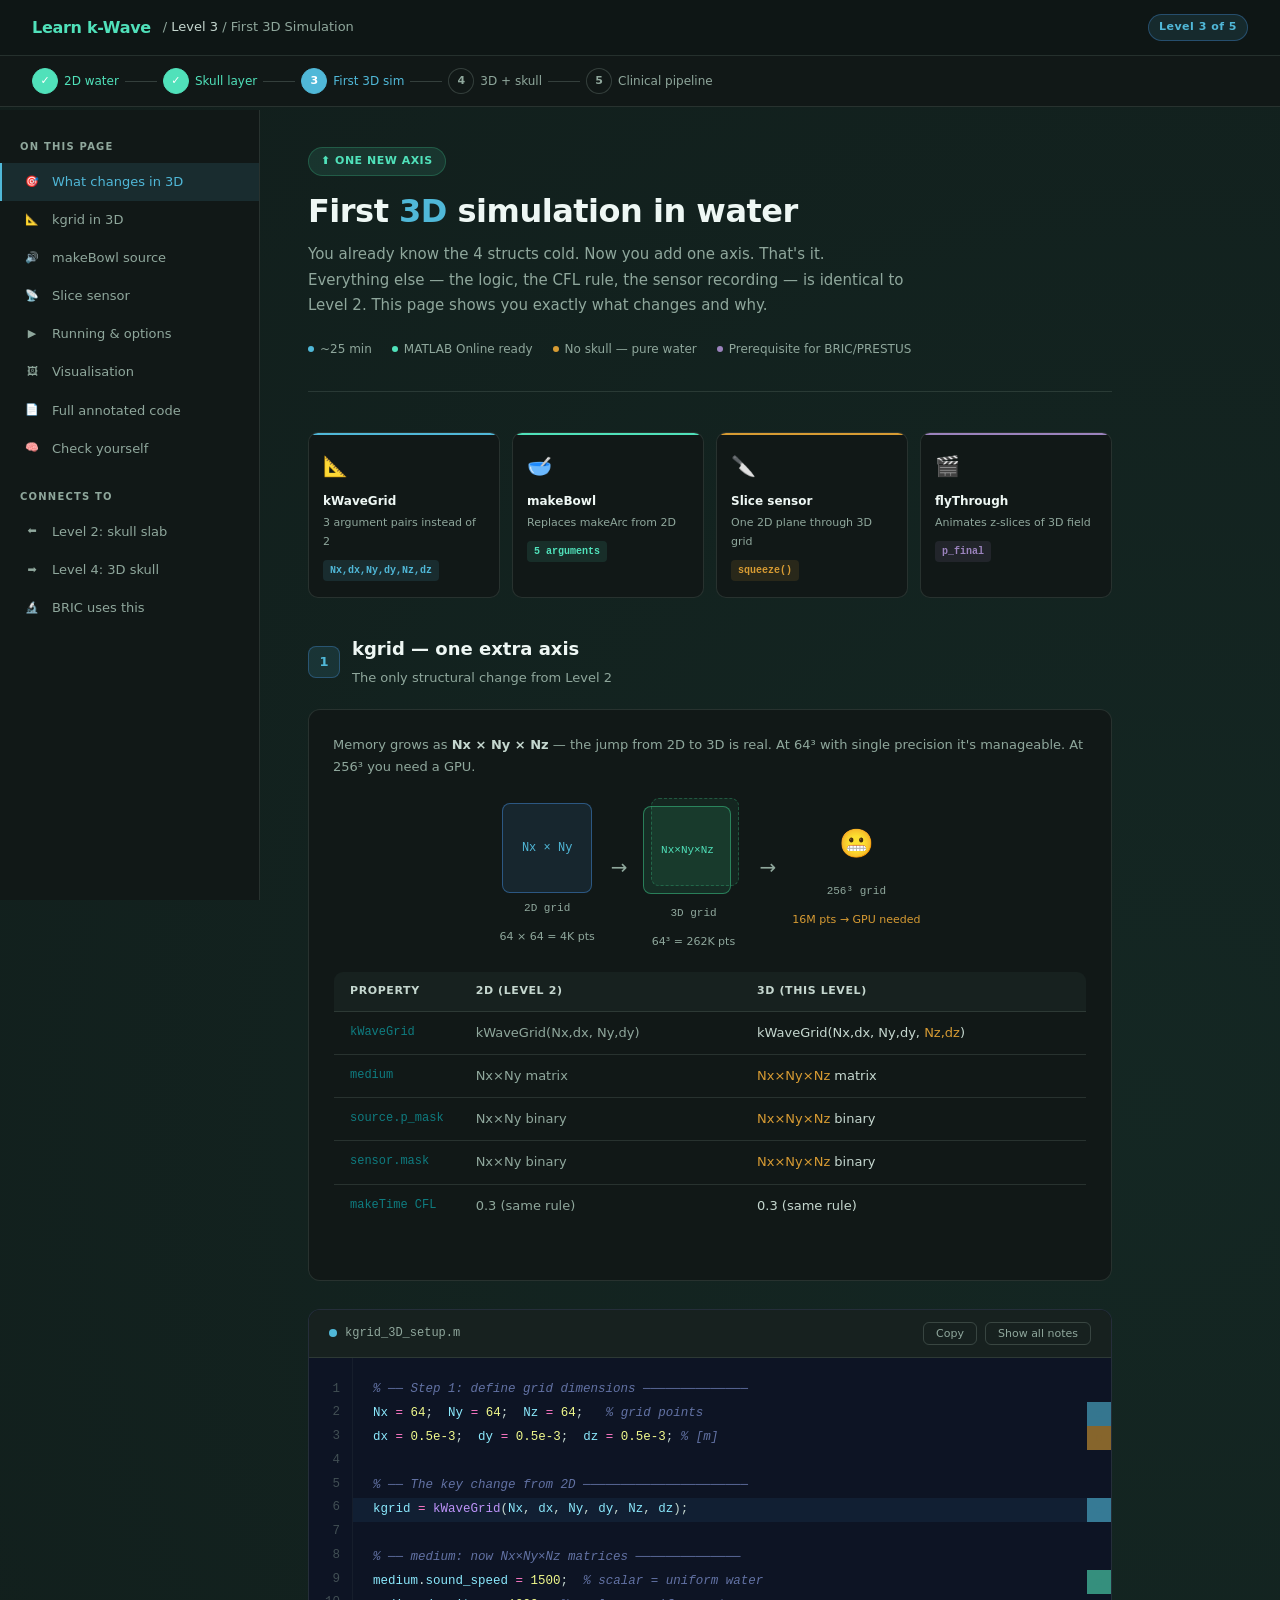
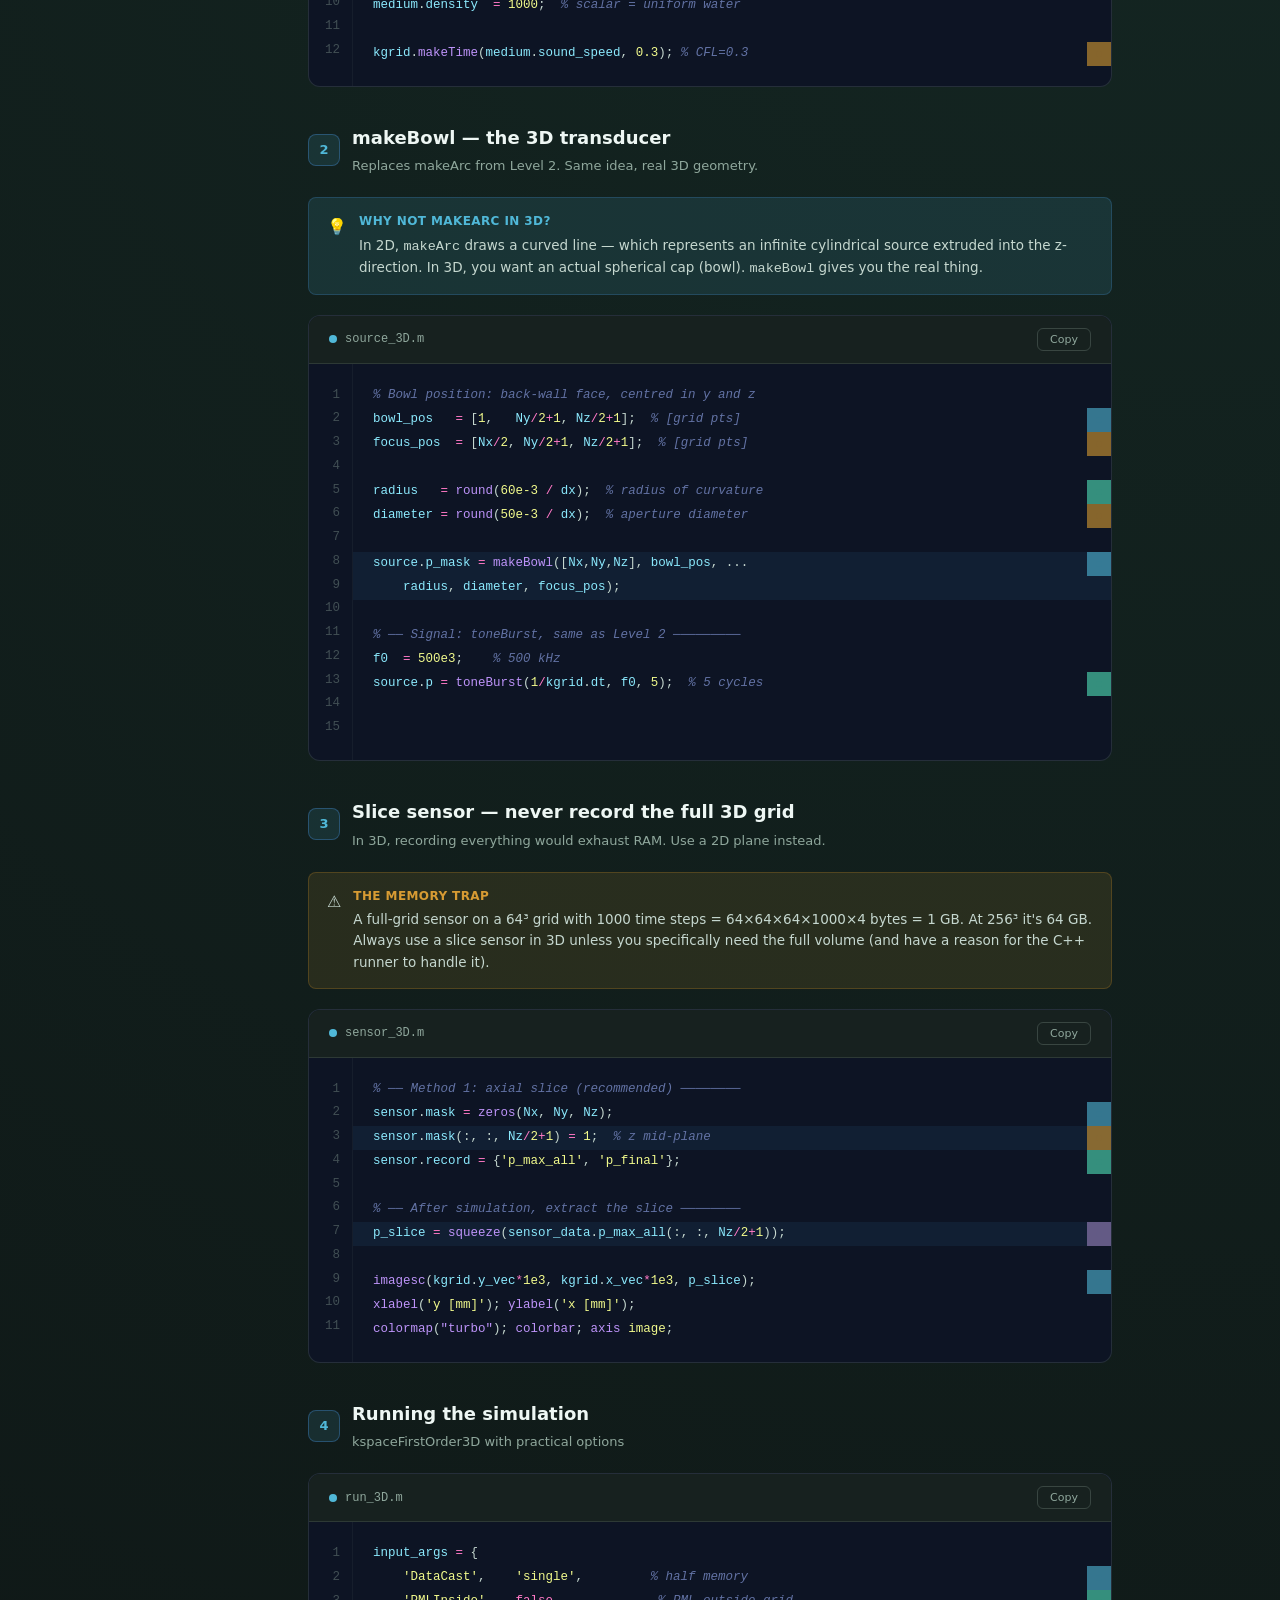
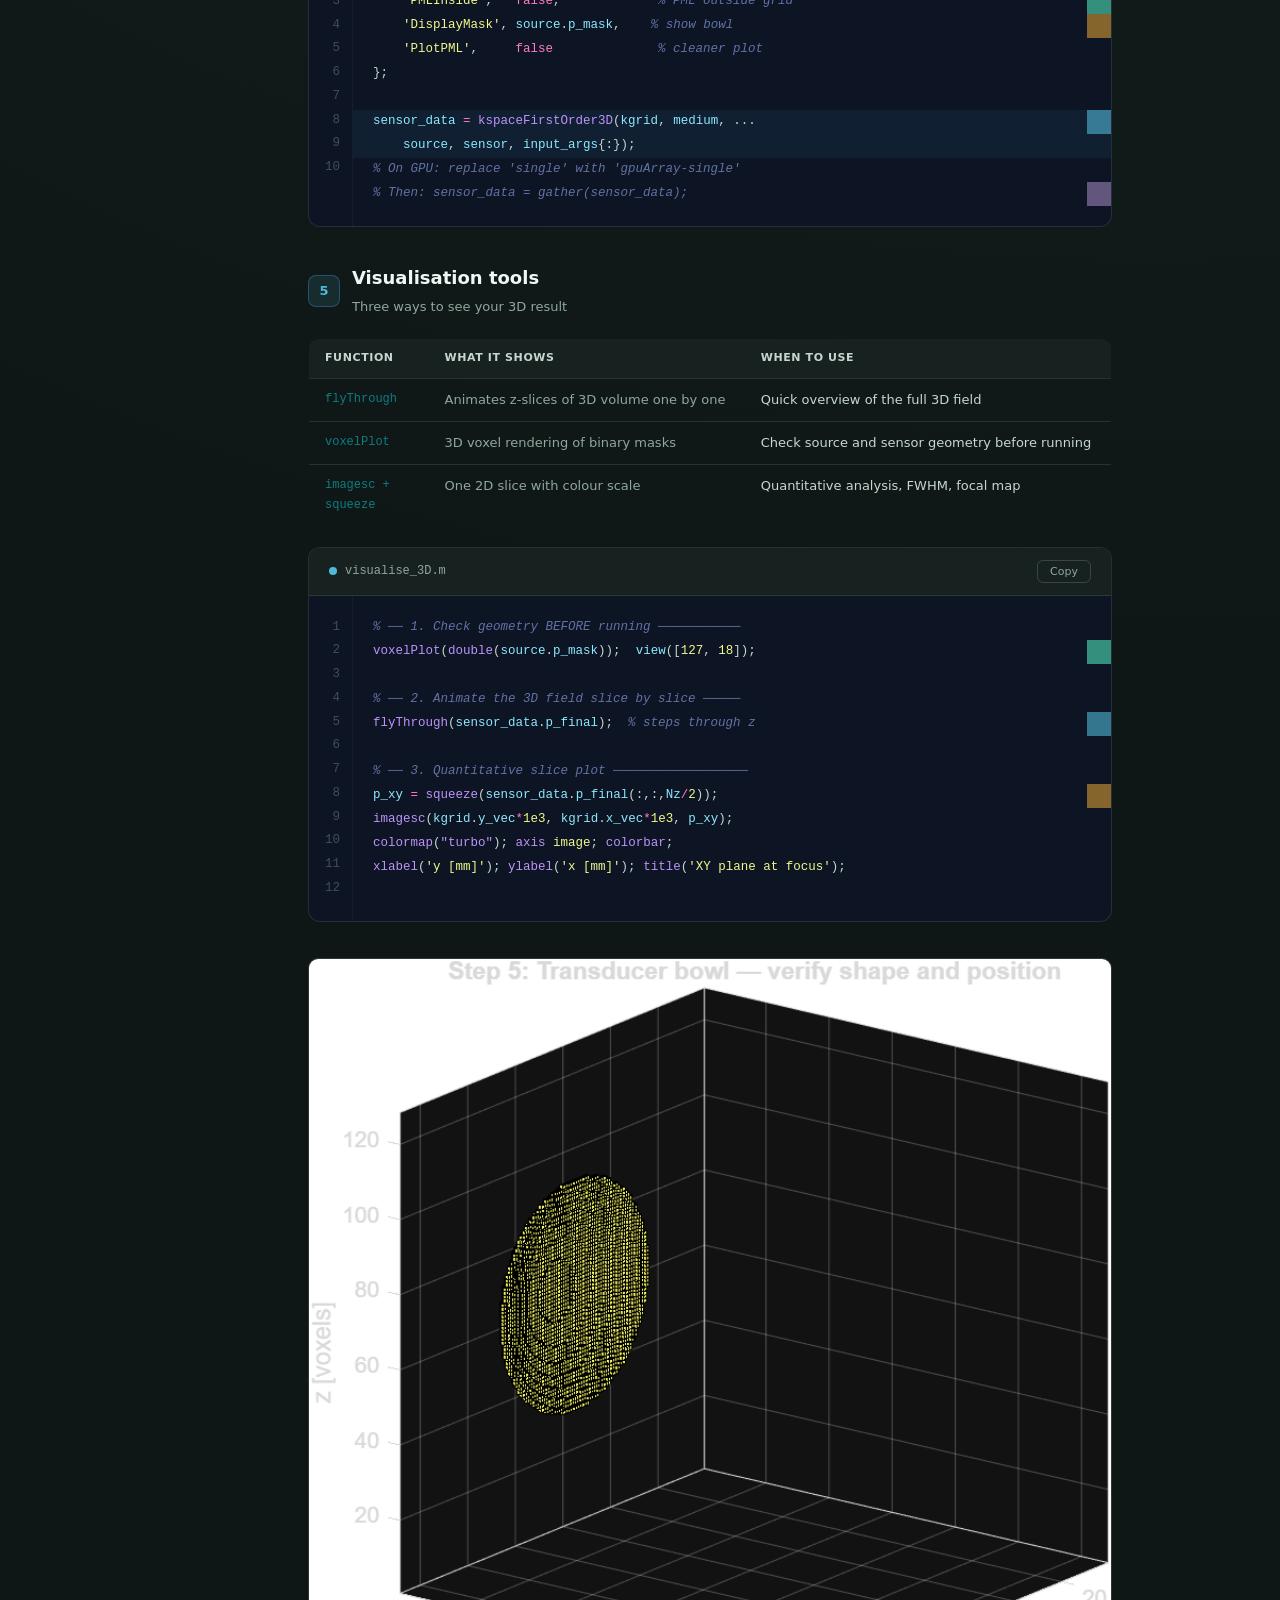
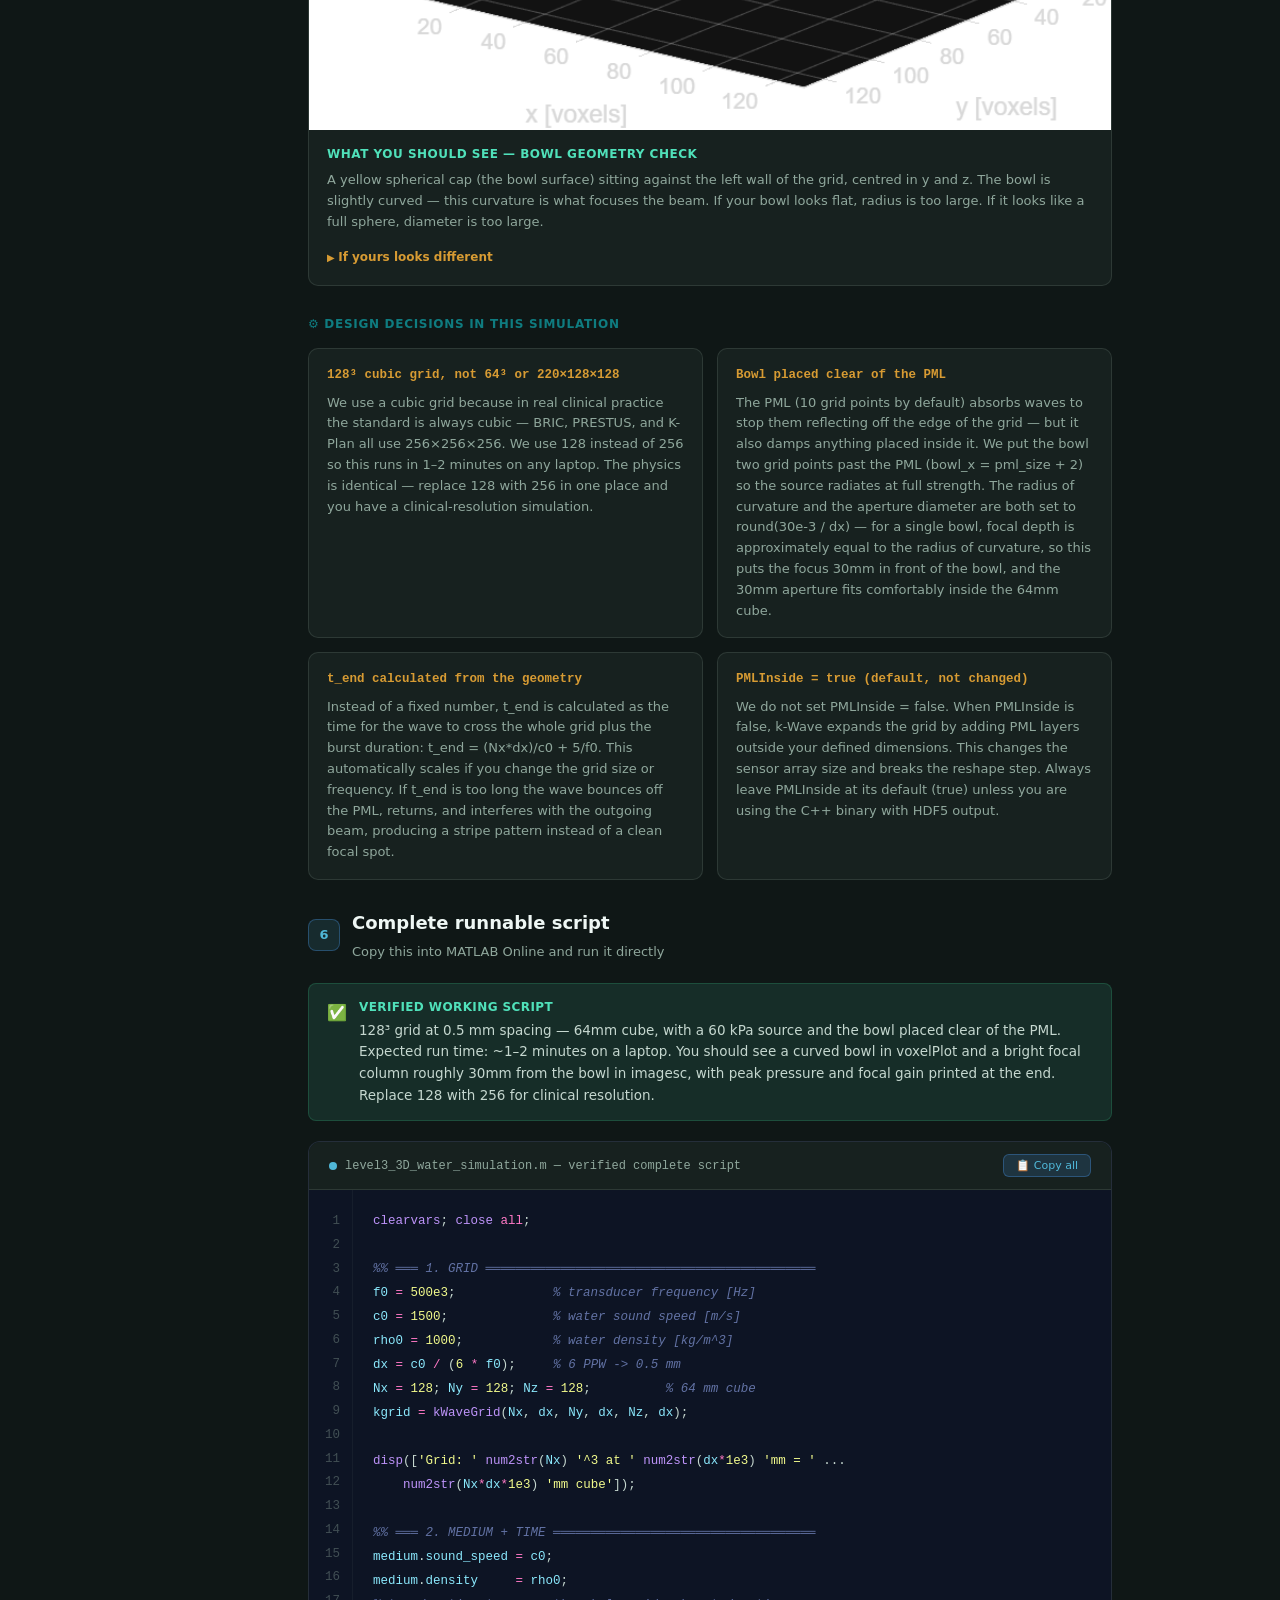
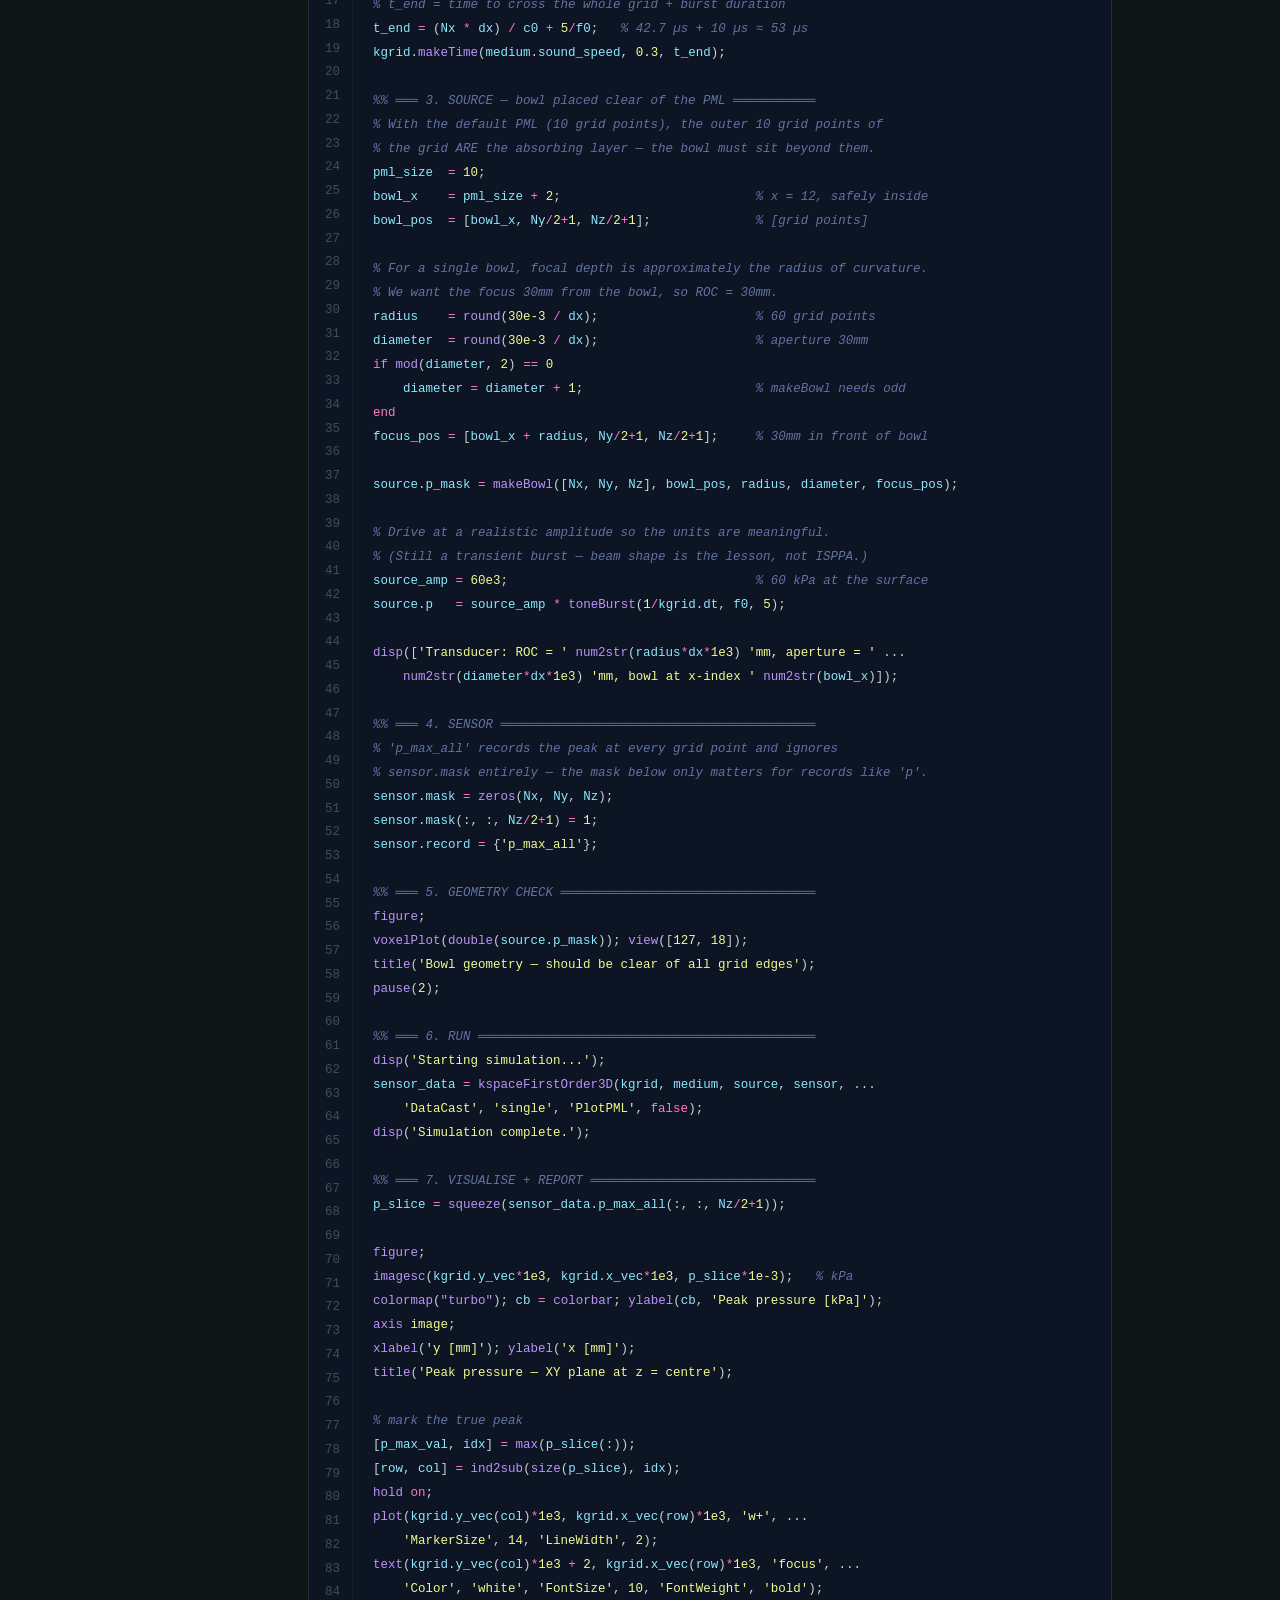
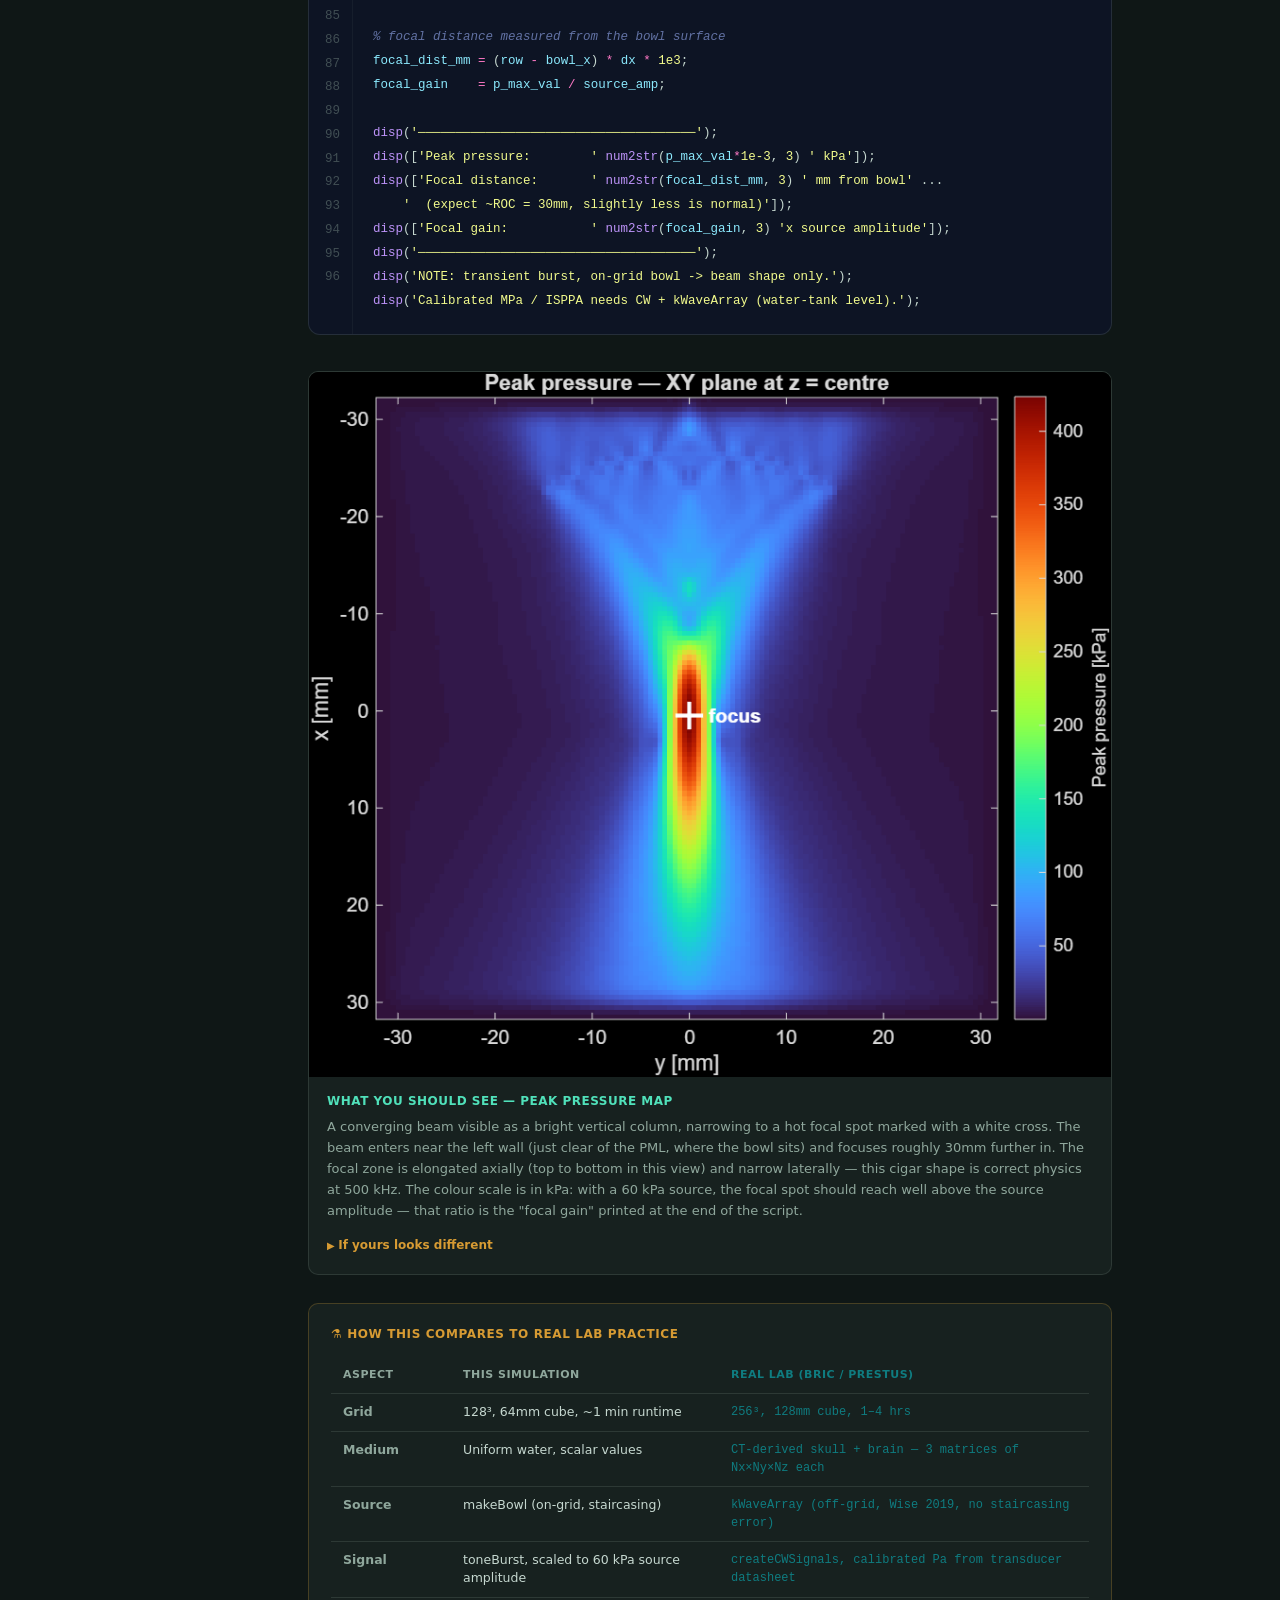
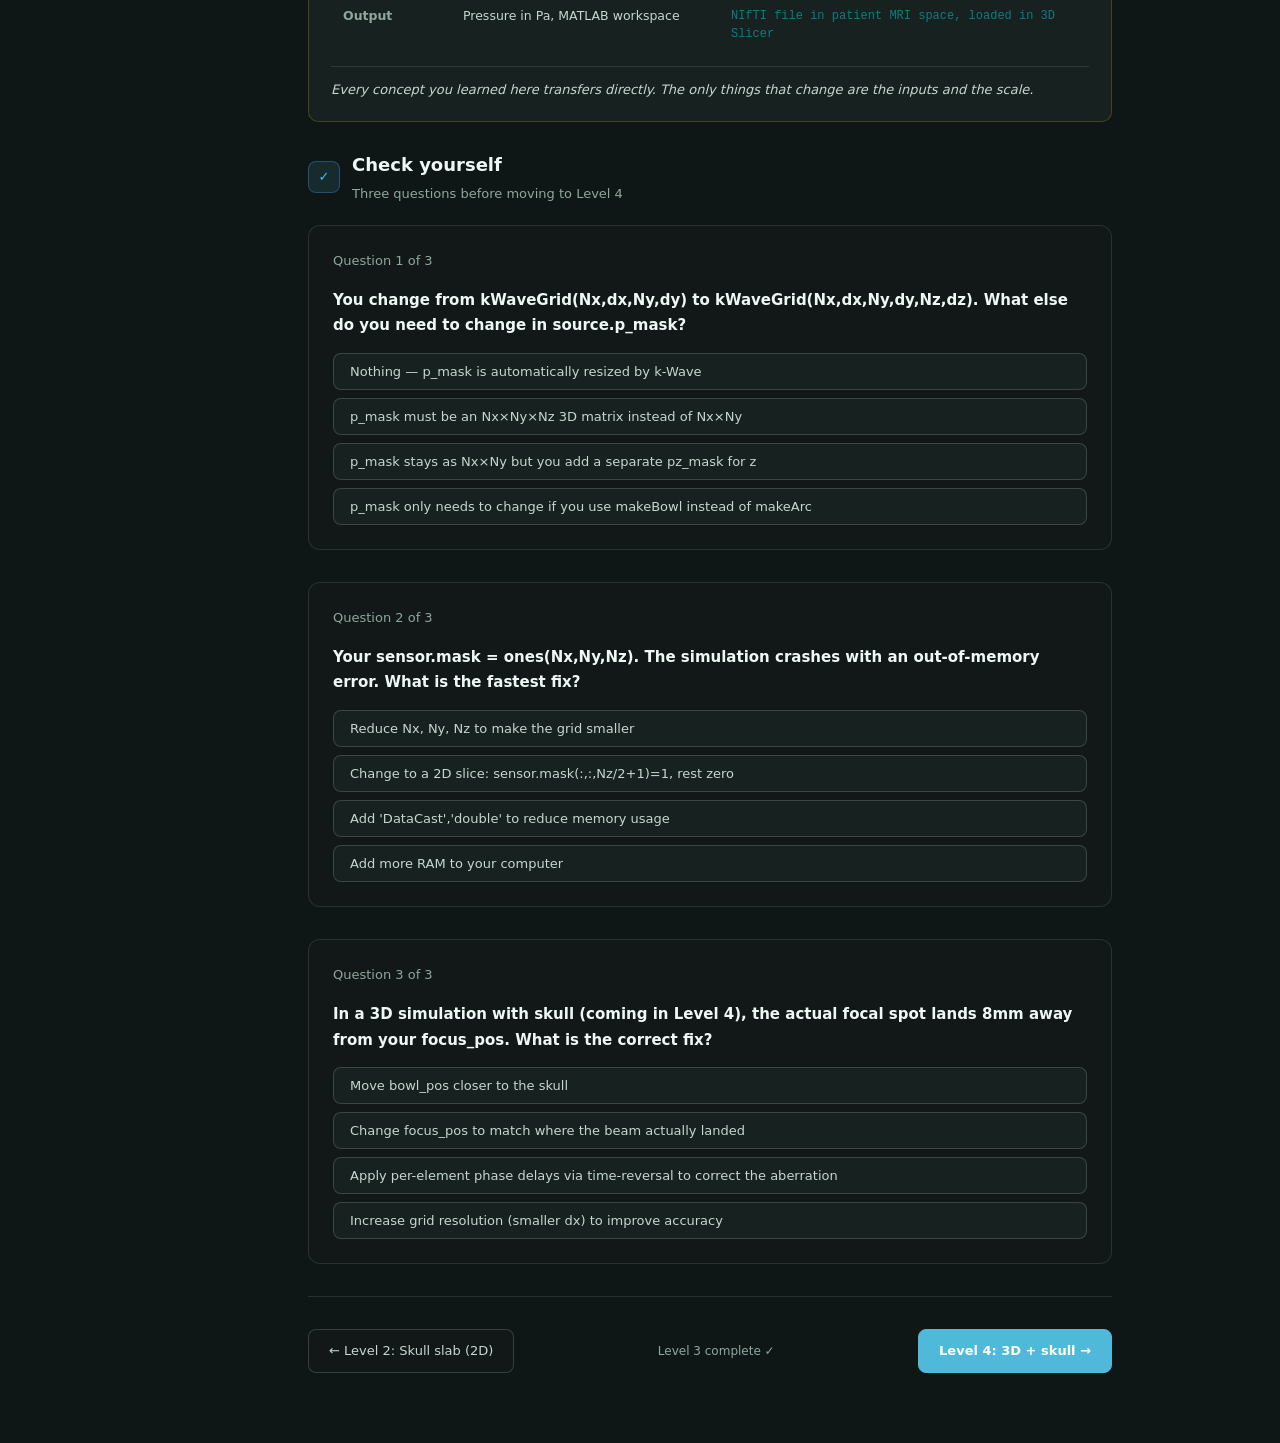
<file: level3_3d_simulation.html>
<!DOCTYPE html>
<html lang="en">
<head>
<meta charset="UTF-8">
<meta name="viewport" content="width=device-width, initial-scale=1.0">
<title>Level 3 - First 3D Simulation | Learn k-Wave</title>
<style>
:root {
  --bg: #0f1716;
  --surface: #111817;
  --surface2: #17211f;
  --surface3: #1c2c2a;
  --border: rgba(143, 167, 156, 0.18);
  --border2: rgba(143, 167, 156, 0.28);
  --blue: #50b8d8;
  --blue-dim: rgba(80,184,216,0.12);
  --green: #50e1ba;
  --green-dim: rgba(80,225,186,0.11);
  --amber: #d79b33;
  --amber-dim: rgba(215,155,51,0.12);
  --red: #d75f4f;
  --red-dim: rgba(215,95,79,0.12);
  --purple: #9b83bd;
  --purple-dim: rgba(155,131,189,0.12);
  --teal: #0f7c80;
  --text: #c5d7cf;
  --text-dim: #8fa79c;
  --text-bright: #eef7f4;
  --mono: "SFMono-Regular", Consolas, "Liberation Mono", monospace;
  --sans: Inter, ui-sans-serif, system-ui, -apple-system, BlinkMacSystemFont, "Segoe UI", sans-serif;
}
* { box-sizing: border-box; margin: 0; padding: 0; }
html { scroll-behavior: smooth; }

body {
  background:
    radial-gradient(circle at 90% 10%, rgba(80, 225, 186, 0.08), transparent 28%),
    var(--bg);
  color: var(--text);
  font-family: var(--sans);
  font-size: 15px;
  line-height: 1.7;
  min-height: 100vh;
}

/* ── TOPBAR ── */
.topbar {
  position: sticky; top: 0; z-index: 100;
  background: rgba(15,23,22,0.95);
  backdrop-filter: blur(12px);
  border-bottom: 1px solid var(--border);
  display: flex; align-items: center; justify-content: space-between;
  padding: 0 32px; height: 56px;
}

.topbar-left { display: flex; align-items: center; gap: 12px; }
.logo { font-weight: 800; font-size: 16px; color: var(--green); letter-spacing: -0.3px; text-decoration: none; }
.breadcrumb { color: var(--text-dim); font-size: 13px; }
.breadcrumb span { color: var(--text); }

.level-badge {
  background: var(--blue-dim);
  border: 1px solid rgba(77,163,255,0.3);
  color: var(--blue);
  font-size: 11px; font-weight: 600;
  padding: 3px 10px; border-radius: 20px;
  letter-spacing: 0.5px;
}

/* ── PROGRESS BAR ── */
.progress-track {
  background: var(--surface);
  border-bottom: 1px solid var(--border);
  padding: 12px 32px;
  display: flex; gap: 6px; align-items: center;
  overflow-x: auto;
}

.progress-step {
  display: flex; align-items: center; gap: 6px;
  cursor: pointer; white-space: nowrap;
  font-size: 12px; color: var(--text-dim);
  transition: color 0.2s;
}
.progress-step.active { color: var(--blue); }
.progress-step.done { color: var(--green); }

.step-dot {
  width: 26px; height: 26px; border-radius: 50%;
  display: flex; align-items: center; justify-content: center;
  font-size: 11px; font-weight: 700;
  border: 1.5px solid var(--border2);
  background: var(--surface); color: var(--text-dim);
  transition: all 0.2s; flex-shrink: 0;
}
.progress-step.active .step-dot {
  background: var(--blue); border-color: var(--blue); color: #fff;
}
.progress-step.done .step-dot {
  background: var(--green); border-color: var(--green); color: #fff;
}

.step-connector {
  width: 32px; height: 1px;
  background: var(--border2); flex-shrink: 0;
}

/* ── LAYOUT ── */
.layout {
  display: grid;
  grid-template-columns: 260px 1fr;
  min-height: calc(100vh - 110px);
}

/* ── SIDEBAR ── */
.sidebar {
  background: var(--surface);
  border-right: 1px solid var(--border);
  padding: 24px 0;
  position: sticky; top: 110px;
  height: calc(100vh - 110px);
  overflow-y: auto;
}

.sidebar-section { margin-bottom: 6px; }

.sidebar-label {
  font-size: 10px; font-weight: 700;
  text-transform: uppercase; letter-spacing: 1.2px;
  color: var(--text-dim); padding: 4px 20px 8px;
}

.sidebar-item {
  display: flex; align-items: center; gap: 10px;
  padding: 8px 20px; cursor: pointer;
  font-size: 13px; color: var(--text-dim);
  transition: all 0.15s; border-left: 2px solid transparent;
}
.sidebar-item:hover { background: var(--surface2); color: var(--text); }
.sidebar-item.active {
  background: var(--blue-dim);
  border-left-color: var(--blue);
  color: var(--blue);
}
.sidebar-item .si-icon {
  width: 20px; height: 20px; border-radius: 4px;
  display: flex; align-items: center; justify-content: center;
  font-size: 11px; flex-shrink: 0;
}

/* ── MAIN CONTENT ── */
.main { padding: 40px 48px; max-width: 900px; }

/* ── HERO ── */
.hero {
  margin-bottom: 40px;
  padding-bottom: 32px;
  border-bottom: 1px solid var(--border);
}

.hero-tag {
  display: inline-flex; align-items: center; gap: 6px;
  background: var(--green-dim); border: 1px solid rgba(62,207,142,0.25);
  color: var(--green); font-size: 11px; font-weight: 600;
  padding: 4px 12px; border-radius: 20px; margin-bottom: 16px;
  letter-spacing: 0.5px; text-transform: uppercase;
}

.hero h1 {
  font-size: 32px; font-weight: 700; color: var(--text-bright);
  letter-spacing: -0.5px; line-height: 1.2; margin-bottom: 12px;
}
.hero h1 em { color: var(--blue); font-style: normal; }

.hero-desc { color: var(--text-dim); font-size: 15px; max-width: 600px; }

.hero-meta {
  display: flex; gap: 20px; margin-top: 20px; flex-wrap: wrap;
}
.meta-item {
  display: flex; align-items: center; gap: 6px;
  font-size: 12px; color: var(--text-dim);
}
.meta-dot { width: 6px; height: 6px; border-radius: 50%; }

/* ── CONCEPT CARDS ── */
.concept-strip {
  display: grid; grid-template-columns: repeat(4, 1fr);
  gap: 12px; margin-bottom: 36px;
}

.concept-card {
  background: var(--surface);
  border: 1px solid var(--border);
  border-radius: 10px; padding: 16px 14px;
  cursor: pointer; transition: all 0.2s;
  position: relative; overflow: hidden;
}
.concept-card::before {
  content: ''; position: absolute; top: 0; left: 0; right: 0;
  height: 2px;
}
.concept-card.c-blue::before { background: var(--blue); }
.concept-card.c-green::before { background: var(--green); }
.concept-card.c-amber::before { background: var(--amber); }
.concept-card.c-purple::before { background: var(--purple); }

.concept-card:hover { border-color: var(--border2); transform: translateY(-1px); }

.cc-icon { font-size: 20px; margin-bottom: 8px; }
.cc-title { font-size: 12px; font-weight: 700; color: var(--text-bright); margin-bottom: 3px; }
.cc-sub { font-size: 11px; color: var(--text-dim); }

.cc-tag {
  margin-top: 8px; display: inline-block;
  font-size: 10px; font-weight: 600; padding: 2px 7px; border-radius: 4px;
  font-family: var(--mono);
}
.c-blue .cc-tag { background: var(--blue-dim); color: var(--blue); }
.c-green .cc-tag { background: var(--green-dim); color: var(--green); }
.c-amber .cc-tag { background: var(--amber-dim); color: var(--amber); }
.c-purple .cc-tag { background: var(--purple-dim); color: var(--purple); }

/* ── SECTION HEADER ── */
.section-header {
  display: flex; align-items: center; gap: 12px;
  margin-bottom: 20px;
}
.sh-num {
  width: 32px; height: 32px; border-radius: 8px;
  background: var(--blue-dim); border: 1px solid rgba(77,163,255,0.3);
  color: var(--blue); font-size: 13px; font-weight: 700;
  display: flex; align-items: center; justify-content: center;
  flex-shrink: 0;
}
.sh-title { font-size: 18px; font-weight: 700; color: var(--text-bright); }
.sh-sub { font-size: 13px; color: var(--text-dim); margin-top: 2px; }

/* ── VISUAL DIAGRAM ── */
.diagram-box {
  background: var(--surface);
  border: 1px solid var(--border);
  border-radius: 12px; padding: 24px;
  margin-bottom: 28px;
}

.dim-grid {
  display: flex; align-items: center; justify-content: center;
  gap: 0; margin: 20px 0;
}

.axis-box {
  display: flex; flex-direction: column; align-items: center; gap: 6px;
}
.axis-cube {
  border-radius: 8px;
  display: flex; align-items: center; justify-content: center;
  font-family: var(--mono); font-size: 12px; font-weight: 500;
  transition: all 0.3s;
}
.axis-label { font-size: 11px; color: var(--text-dim); font-family: var(--mono); }

.vs-arrow {
  font-size: 20px; color: var(--text-dim); padding: 0 16px;
  margin-top: -16px;
}

/* ── ANNOTATED CODE BLOCK ── */
.code-section { margin-bottom: 36px; }

.code-wrapper {
  background: #0d1424;
  border: 1px solid var(--border);
  border-radius: 12px; overflow: hidden;
}

.code-topbar {
  display: flex; align-items: center; justify-content: space-between;
  padding: 12px 20px;
  background: var(--surface2);
  border-bottom: 1px solid var(--border);
}

.code-filename {
  font-family: var(--mono); font-size: 12px; color: var(--text-dim);
  display: flex; align-items: center; gap: 8px;
}
.code-filename::before {
  content: ''; width: 8px; height: 8px; border-radius: 50%;
  background: var(--blue); display: inline-block;
}

.code-actions { display: flex; gap: 8px; }
.code-btn {
  padding: 4px 12px; border-radius: 6px; border: 1px solid var(--border2);
  background: transparent; color: var(--text-dim); font-size: 11px;
  cursor: pointer; font-family: var(--sans); transition: all 0.15s;
}
.code-btn:hover { background: var(--surface3); color: var(--text); }

.code-body { display: flex; }

.line-nums {
  padding: 20px 12px;
  font-family: var(--mono); font-size: 12.5px; line-height: 1.9;
  color: var(--text-dim); text-align: right;
  border-right: 1px solid var(--border);
  user-select: none; min-width: 44px;
  opacity: 0.4;
}

.code-lines { flex: 1; padding: 20px 0; overflow-x: auto; }

.code-line {
  display: flex; align-items: stretch; min-height: 24px;
  transition: background 0.15s;
  font-family: var(--mono); font-size: 12.5px; line-height: 1.9;
}
.code-line:hover { background: rgba(255,255,255,0.03); }
.code-line.highlighted { background: rgba(77,163,255,0.07); }

.code-line-content { padding: 0 20px; white-space: pre; flex: 1; }

.annotation-trigger {
  width: 24px; flex-shrink: 0;
  display: flex; align-items: center; justify-content: center;
  cursor: pointer; opacity: 0;
  transition: opacity 0.15s;
}
.code-line:hover .annotation-trigger { opacity: 1; }
.annotation-trigger.has-note { opacity: 0.6 !important; }
.annotation-trigger.has-note:hover { opacity: 1 !important; }

.ann-dot {
  width: 6px; height: 6px; border-radius: 50%;
}
.ann-blue { background: var(--blue); }
.ann-green { background: var(--green); }
.ann-amber { background: var(--amber); }
.ann-red { background: var(--red); }
.ann-purple { background: var(--purple); }

/* ── ANNOTATION PANEL ── */
.annotation-panel {
  background: var(--surface2);
  border-left: 3px solid var(--blue);
  border-radius: 0 8px 8px 0;
  padding: 14px 18px;
  margin: 2px 0 2px 44px;
  font-size: 13px;
  display: none;
}
.annotation-panel.show { display: block; }
.annotation-panel.green { border-left-color: var(--green); }
.annotation-panel.amber { border-left-color: var(--amber); }
.annotation-panel.red { border-left-color: var(--red); }
.annotation-panel.purple { border-left-color: var(--purple); }

.ann-title {
  font-weight: 700; color: var(--text-bright);
  margin-bottom: 4px; font-size: 12px;
  text-transform: uppercase; letter-spacing: 0.5px;
}
.ann-body { color: var(--text); line-height: 1.6; }
.ann-body code {
  background: var(--surface3); padding: 1px 6px;
  border-radius: 3px; font-family: var(--mono); font-size: 11px;
  color: var(--teal);
}
.ann-formula {
  margin-top: 8px; background: var(--surface3);
  border-radius: 6px; padding: 8px 12px;
  font-family: var(--mono); font-size: 12px; color: var(--amber);
}

/* ── COMPARE TABLE ── */
.compare-table {
  width: 100%; border-collapse: collapse;
  border: 1px solid var(--border); border-radius: 10px;
  overflow: hidden; margin-bottom: 28px;
  font-size: 13px;
}
.compare-table th {
  background: var(--surface2); padding: 10px 16px;
  text-align: left; font-size: 11px; font-weight: 700;
  text-transform: uppercase; letter-spacing: 0.6px;
  border-bottom: 1px solid var(--border);
}
.compare-table td {
  padding: 10px 16px; border-bottom: 1px solid var(--border);
  vertical-align: top;
}
.compare-table tr:last-child td { border-bottom: none; }
.compare-table td:first-child {
  font-family: var(--mono); font-size: 12px;
  color: var(--teal); width: 120px;
}
.compare-table td:nth-child(2) { color: var(--text-dim); }
.compare-table td:nth-child(3) { color: var(--text); }

/* ── CALLOUT ── */
.callout {
  border-radius: 8px; padding: 14px 18px;
  margin-bottom: 20px; font-size: 13.5px;
  display: flex; gap: 12px; align-items: flex-start;
}
.callout.info { background: var(--blue-dim); border: 1px solid rgba(77,163,255,0.2); }
.callout.warn { background: var(--amber-dim); border: 1px solid rgba(245,166,35,0.2); }
.callout.tip { background: var(--green-dim); border: 1px solid rgba(62,207,142,0.2); }
.callout-icon { font-size: 16px; flex-shrink: 0; margin-top: 1px; }
.callout-text { line-height: 1.6; }
.callout-text strong { display: block; margin-bottom: 3px; font-size: 12px; text-transform: uppercase; letter-spacing: 0.4px; }
.callout.info .callout-text strong { color: var(--blue); }
.callout.warn .callout-text strong { color: var(--amber); }
.callout.tip .callout-text strong { color: var(--green); }

/* ── QUIZ ── */
.quiz-section {
  background: var(--surface);
  border: 1px solid var(--border);
  border-radius: 12px; padding: 24px; margin-bottom: 32px;
}
.quiz-header { font-size: 13px; color: var(--text-dim); margin-bottom: 16px; }
.quiz-q { font-size: 15px; font-weight: 600; color: var(--text-bright); margin-bottom: 14px; }

.quiz-options { display: flex; flex-direction: column; gap: 8px; }
.quiz-opt {
  padding: 10px 16px; border-radius: 8px;
  border: 1px solid var(--border2); background: var(--surface2);
  cursor: pointer; font-size: 13px; color: var(--text);
  transition: all 0.15s; text-align: left;
  font-family: var(--sans);
}
.quiz-opt:hover { border-color: var(--blue); color: var(--text-bright); }
.quiz-opt.correct { background: var(--green-dim); border-color: var(--green); color: var(--green); }
.quiz-opt.wrong { background: var(--red-dim); border-color: var(--red); color: var(--red); }

.quiz-explain {
  margin-top: 14px; padding: 12px 16px;
  background: var(--surface2); border-radius: 8px;
  font-size: 13px; line-height: 1.6; display: none;
}
.quiz-explain.show { display: block; }

/* ── NAV BUTTONS ── */
.nav-footer {
  display: flex; justify-content: space-between; align-items: center;
  padding: 32px 0; border-top: 1px solid var(--border); margin-top: 16px;
}
.nav-btn {
  display: flex; align-items: center; gap: 8px;
  padding: 10px 20px; border-radius: 8px; border: 1px solid var(--border2);
  background: var(--surface); color: var(--text);
  cursor: pointer; font-family: var(--sans); font-size: 13px;
  text-decoration: none; transition: all 0.15s;
}
.nav-btn:hover { border-color: var(--blue); color: var(--blue); }
.nav-btn.primary {
  background: var(--blue); border-color: var(--blue);
  color: #fff; font-weight: 600;
}
.nav-btn.primary:hover { background: #3a8be0; }

/* ── SYNTAX ── */
.kw { color: #ff79c6; }
.fn { color: #bd93f9; }
.num { color: #f1fa8c; }
.str { color: #f1fa8c; }
.cmt { color: #6272a4; font-style: italic; }
.var { color: #8be9fd; }
.op { color: #ff79c6; }

/* ── SCROLL SPY ── */
section[id] { scroll-margin-top: 130px; }

/* ── DESIGN DECISIONS CARDS ── */
.design-decisions {
  margin-bottom: 28px;
}
.dd-heading {
  font-size: 12px; font-weight: 700; letter-spacing: 0.7px;
  text-transform: uppercase; color: var(--teal);
  margin-bottom: 14px;
}
.dd-grid {
  display: grid;
  grid-template-columns: repeat(auto-fit, minmax(280px, 1fr));
  gap: 14px;
}
.dd-card {
  background: var(--surface2);
  border: 1px solid var(--border);
  border-radius: 10px;
  padding: 16px 18px;
}
.dd-card-title {
  font-size: 12.5px; font-weight: 700;
  color: var(--amber); margin-bottom: 6px;
  font-family: var(--mono);
}
.dd-card-body {
  font-size: 13px; color: var(--text-dim); line-height: 1.6;
}

/* ── IMAGE SLOT ── */
.img-slot {
  margin: 24px 0 28px;
  border: 1px solid var(--border);
  border-radius: 10px;
  overflow: hidden;
  background: var(--surface2);
}
.img-slot img {
  width: 100%; display: block;
  background: #111;
  min-height: 160px;
  object-fit: contain;
}
.img-slot-placeholder {
  width: 100%; min-height: 160px;
  display: flex; align-items: center; justify-content: center;
  background: var(--surface3);
  color: var(--text-dim); font-size: 13px; font-style: italic;
  border-bottom: 1px solid var(--border);
}
.img-caption {
  padding: 14px 18px;
}
.img-caption-title {
  font-size: 12px; font-weight: 700;
  color: var(--green); text-transform: uppercase;
  letter-spacing: 0.5px; margin-bottom: 6px;
}
.img-caption-body {
  font-size: 13px; color: var(--text-dim); line-height: 1.6;
}
.img-troubleshoot {
  margin-top: 10px;
}
.img-troubleshoot summary {
  font-size: 12px; color: var(--amber);
  cursor: pointer; font-weight: 600;
  padding: 4px 0;
  list-style: none;
}
.img-troubleshoot summary::-webkit-details-marker { display: none; }
.img-troubleshoot summary::before { content: "▶ "; font-size: 10px; }
details[open] .img-troubleshoot summary::before { content: "▼ "; }
.img-troubleshoot-body {
  font-size: 12.5px; color: var(--text-dim);
  line-height: 1.65; margin-top: 8px;
  padding: 10px 14px;
  background: var(--surface3);
  border-radius: 6px;
  border-left: 2px solid var(--amber);
}
.img-troubleshoot-body p { margin-bottom: 6px; }
.img-troubleshoot-body p:last-child { margin-bottom: 0; }
.img-troubleshoot-body strong { color: var(--amber); }

/* ── LAB COMPARISON TABLE ── */
.lab-callout {
  background: var(--surface2);
  border: 1px solid rgba(215,155,51,0.25);
  border-radius: 10px;
  padding: 20px 22px;
  margin: 28px 0;
}
.lab-callout-title {
  font-size: 12px; font-weight: 700;
  letter-spacing: 0.6px; text-transform: uppercase;
  color: var(--amber); margin-bottom: 14px;
  display: flex; align-items: center; gap: 8px;
}
.lab-table {
  width: 100%; border-collapse: collapse; font-size: 12.5px;
  margin-bottom: 14px;
}
.lab-table th {
  padding: 8px 12px;
  font-size: 11px; font-weight: 700; letter-spacing: 0.5px;
  text-transform: uppercase; color: var(--text-dim);
  border-bottom: 1px solid var(--border);
  text-align: left;
}
.lab-table th:last-child { color: var(--teal); }
.lab-table td {
  padding: 9px 12px; vertical-align: top;
  border-bottom: 1px solid var(--border);
  font-size: 12.5px; line-height: 1.5;
}
.lab-table tr:last-child td { border-bottom: none; }
.lab-table td:first-child {
  color: var(--text-dim); font-weight: 600;
  width: 120px; white-space: nowrap;
}
.lab-table td:nth-child(2) { color: var(--text); }
.lab-table td:nth-child(3) { color: var(--teal); font-family: var(--mono); font-size: 12px; }
.lab-callout-footer {
  font-size: 13px; color: var(--text);
  font-style: italic; padding-top: 4px;
  border-top: 1px solid var(--border);
  padding-top: 12px; margin-top: 4px;
}

</style>
</head>
<body>

<!-- TOP BAR -->
<div class="topbar">
  <div class="topbar-left">
    <a class="logo" href="index.html">Learn k-Wave</a>
    <div class="breadcrumb">/ <span>Level 3</span> / First 3D Simulation</div>
  </div>
  <div class="level-badge">Level 3 of 5</div>
</div>

<!-- PROGRESS -->
<div class="progress-track">
  <div class="progress-step done" onclick="location.href='index.html#layer1'" style="cursor:pointer">
    <div class="step-dot">✓</div>
    <span>2D water</span>
  </div>
  <div class="step-connector"></div>
  <div class="progress-step done" onclick="location.href='index.html#layer2'" style="cursor:pointer">
    <div class="step-dot">✓</div>
    <span>Skull layer</span>
  </div>
  <div class="step-connector"></div>
  <div class="progress-step active">
    <div class="step-dot">3</div>
    <span>First 3D sim</span>
  </div>
  <div class="step-connector"></div>
  <div class="progress-step" onclick="location.href='level4_3d_skull.html'" style="cursor:pointer">
    <div class="step-dot">4</div>
    <span>3D + skull</span>
  </div>
  <div class="step-connector"></div>
  <div class="progress-step" onclick="location.href='level5_clinical_pipeline.html'" style="cursor:pointer">
    <div class="step-dot">5</div>
    <span>Clinical pipeline</span>
  </div>
</div>

<!-- LAYOUT -->
<div class="layout">

  <!-- SIDEBAR -->
  <nav class="sidebar">
    <div class="sidebar-section">
      <div class="sidebar-label">On this page</div>
      <div class="sidebar-item active" onclick="scrollToSection('intro',this)">
        <div class="si-icon">🎯</div> What changes in 3D
      </div>
      <div class="sidebar-item" onclick="scrollToSection('grid',this)">
        <div class="si-icon">📐</div> kgrid in 3D
      </div>
      <div class="sidebar-item" onclick="scrollToSection('source',this)">
        <div class="si-icon">🔊</div> makeBowl source
      </div>
      <div class="sidebar-item" onclick="scrollToSection('sensor',this)">
        <div class="si-icon">📡</div> Slice sensor
      </div>
      <div class="sidebar-item" onclick="scrollToSection('run',this)">
        <div class="si-icon">▶️</div> Running & options
      </div>
      <div class="sidebar-item" onclick="scrollToSection('visualise',this)">
        <div class="si-icon">🖼</div> Visualisation
      </div>
      <div class="sidebar-item" onclick="scrollToSection('fullcode',this)">
        <div class="si-icon">📄</div> Full annotated code
      </div>
      <div class="sidebar-item" onclick="scrollToSection('quiz',this)">
        <div class="si-icon">🧠</div> Check yourself
      </div>
    </div>
    <div class="sidebar-section" style="margin-top:16px;">
      <div class="sidebar-label">Connects to</div>
      <div class="sidebar-item" onclick="location.href='index.html#layer2'">
        <div class="si-icon">⬅</div> Level 2: skull slab
      </div>
      <div class="sidebar-item" onclick="location.href='level4_3d_skull.html'">
        <div class="si-icon">➡</div> Level 4: 3D skull
      </div>
      <div class="sidebar-item" onclick="location.href='level5_clinical_pipeline.html'">
        <div class="si-icon">🔬</div> BRIC uses this
      </div>
    </div>
  </nav>

  <!-- MAIN -->
  <main class="main">

    <!-- HERO -->
    <div class="hero" id="intro">
      <div class="hero-tag">⬆ one new axis</div>
      <h1>First <em>3D</em> simulation in water</h1>
      <p class="hero-desc">
        You already know the 4 structs cold. Now you add one axis. That's it.
        Everything else — the logic, the CFL rule, the sensor recording — is identical to Level 2.
        This page shows you exactly what changes and why.
      </p>
      <div class="hero-meta">
        <div class="meta-item"><div class="meta-dot" style="background:var(--blue)"></div>~25 min</div>
        <div class="meta-item"><div class="meta-dot" style="background:var(--green)"></div>MATLAB Online ready</div>
        <div class="meta-item"><div class="meta-dot" style="background:var(--amber)"></div>No skull — pure water</div>
        <div class="meta-item"><div class="meta-dot" style="background:var(--purple)"></div>Prerequisite for BRIC/PRESTUS</div>
      </div>
    </div>

    <!-- CONCEPT STRIP -->
    <div class="concept-strip">
      <div class="concept-card c-blue">
        <div class="cc-icon">📐</div>
        <div class="cc-title">kWaveGrid</div>
        <div class="cc-sub">3 argument pairs instead of 2</div>
        <div class="cc-tag">Nx,dx,Ny,dy,Nz,dz</div>
      </div>
      <div class="concept-card c-green">
        <div class="cc-icon">🥣</div>
        <div class="cc-title">makeBowl</div>
        <div class="cc-sub">Replaces makeArc from 2D</div>
        <div class="cc-tag">5 arguments</div>
      </div>
      <div class="concept-card c-amber">
        <div class="cc-icon">🔪</div>
        <div class="cc-title">Slice sensor</div>
        <div class="cc-sub">One 2D plane through 3D grid</div>
        <div class="cc-tag">squeeze()</div>
      </div>
      <div class="concept-card c-purple">
        <div class="cc-icon">🎬</div>
        <div class="cc-title">flyThrough</div>
        <div class="cc-sub">Animates z-slices of 3D field</div>
        <div class="cc-tag">p_final</div>
      </div>
    </div>

    <!-- SECTION 1: GRID -->
    <section id="grid" class="code-section">
      <div class="section-header">
        <div class="sh-num">1</div>
        <div>
          <div class="sh-title">kgrid — one extra axis</div>
          <div class="sh-sub">The only structural change from Level 2</div>
        </div>
      </div>

      <!-- Visual comparison -->
      <div class="diagram-box">
        <div style="font-size:13px;color:var(--text-dim);margin-bottom:16px;">Memory grows as <strong style="color:var(--text)">Nx × Ny × Nz</strong> — the jump from 2D to 3D is real. At 64³ with single precision it's manageable. At 256³ you need a GPU.</div>

        <div class="dim-grid">
          <div class="axis-box">
            <div class="axis-cube" style="width:90px;height:90px;background:rgba(77,163,255,0.1);border:1.5px solid rgba(77,163,255,0.4);color:var(--blue);">
              Nx × Ny
            </div>
            <div class="axis-label">2D grid</div>
            <div style="font-size:11px;color:var(--text-dim);margin-top:4px;">64 × 64 = 4K pts</div>
          </div>
          <div class="vs-arrow">→</div>
          <div class="axis-box">
            <div style="position:relative;width:100px;height:100px;">
              <div class="axis-cube" style="position:absolute;top:0;left:8px;width:88px;height:88px;background:rgba(62,207,142,0.08);border:1.5px dashed rgba(62,207,142,0.3);"></div>
              <div class="axis-cube" style="position:absolute;top:8px;left:0;width:88px;height:88px;background:rgba(62,207,142,0.12);border:1.5px solid rgba(62,207,142,0.5);color:var(--green);font-size:11px;">Nx×Ny×Nz</div>
            </div>
            <div class="axis-label">3D grid</div>
            <div style="font-size:11px;color:var(--text-dim);margin-top:4px;">64³ = 262K pts</div>
          </div>
          <div class="vs-arrow">→</div>
          <div class="axis-box">
            <div style="font-size:28px;margin-bottom:8px;">😬</div>
            <div class="axis-label">256³ grid</div>
            <div style="font-size:11px;color:var(--amber);margin-top:4px;">16M pts → GPU needed</div>
          </div>
        </div>

        <div style="margin-top:16px;">
          <table class="compare-table">
            <tr><th>Property</th><th>2D (Level 2)</th><th>3D (this level)</th></tr>
            <tr><td>kWaveGrid</td><td style="color:var(--text-dim)">kWaveGrid(Nx,dx, Ny,dy)</td><td>kWaveGrid(Nx,dx, Ny,dy, <span style="color:var(--amber)">Nz,dz</span>)</td></tr>
            <tr><td>medium</td><td style="color:var(--text-dim)">Nx×Ny matrix</td><td><span style="color:var(--amber)">Nx×Ny×Nz</span> matrix</td></tr>
            <tr><td>source.p_mask</td><td style="color:var(--text-dim)">Nx×Ny binary</td><td><span style="color:var(--amber)">Nx×Ny×Nz</span> binary</td></tr>
            <tr><td>sensor.mask</td><td style="color:var(--text-dim)">Nx×Ny binary</td><td><span style="color:var(--amber)">Nx×Ny×Nz</span> binary</td></tr>
            <tr><td>makeTime CFL</td><td style="color:var(--text-dim)">0.3 (same rule)</td><td>0.3 (same rule)</td></tr>
          </table>
        </div>
      </div>

      <!-- Annotated code: kgrid -->
      <div class="code-wrapper">
        <div class="code-topbar">
          <div class="code-filename">kgrid_3D_setup.m</div>
          <div class="code-actions">
            <button class="code-btn" onclick="copyCode('grid-code')">Copy</button>
            <button class="code-btn" onclick="toggleAll('grid')">Show all notes</button>
          </div>
        </div>
        <div class="code-body" id="grid-code">
          <div class="line-nums">1<br>2<br>3<br>4<br>5<br>6<br>7<br>8<br>9<br>10<br>11<br>12</div>
          <div class="code-lines">

            <div class="code-line"><div class="code-line-content"><span class="cmt">% ── Step 1: define grid dimensions ──────────────</span></div><div class="annotation-trigger"></div></div>
            <div class="code-line" id="gl2"><div class="code-line-content"><span class="var">Nx</span> <span class="op">=</span> <span class="num">64</span>;  <span class="var">Ny</span> <span class="op">=</span> <span class="num">64</span>;  <span class="var">Nz</span> <span class="op">=</span> <span class="num">64</span>;   <span class="cmt">% grid points</span></div><div class="annotation-trigger has-note ann-blue" onclick="toggleAnn('ann-gl2')"><div class="ann-dot ann-blue"></div></div></div>
            <div class="annotation-panel" id="ann-gl2">
              <div class="ann-title">Grid point count</div>
              <div class="ann-body">Each axis has 64 grid points. Total: 64³ = 262,144 voxels. At single precision (4 bytes), the medium matrices alone need ~3 MB. k-Wave uses ~21 matrices internally → ~60 MB total. This fits in MATLAB Online without a problem.</div>
            </div>

            <div class="code-line" id="gl3"><div class="code-line-content"><span class="var">dx</span> <span class="op">=</span> <span class="num">0.5e-3</span>;  <span class="var">dy</span> <span class="op">=</span> <span class="num">0.5e-3</span>;  <span class="var">dz</span> <span class="op">=</span> <span class="num">0.5e-3</span>; <span class="cmt">% [m]</span></div><div class="annotation-trigger has-note ann-amber" onclick="toggleAnn('ann-gl3')"><div class="ann-dot ann-amber"></div></div></div>
            <div class="annotation-panel amber" id="ann-gl3">
              <div class="ann-title">Grid spacing from PPW rule</div>
              <div class="ann-body">For a 500 kHz transducer in water (c=1500 m/s): λ = c/f = 3mm. Use 6 PPW for accuracy: dx = λ/6 = 0.5 mm. The grid is isotropic (dx=dy=dz), which is correct for a bowl transducer.</div>
              <div class="ann-formula">dx = c_water / (PPW × f0) = 1500 / (6 × 500,000) = 0.0005 m</div>
            </div>

            <div class="code-line"><div class="code-line-content"></div><div class="annotation-trigger"></div></div>

            <div class="code-line" id="gl5"><div class="code-line-content"><span class="cmt">% ── The key change from 2D ──────────────────────</span></div><div class="annotation-trigger"></div></div>
            <div class="code-line highlighted" id="gl6"><div class="code-line-content"><span class="var">kgrid</span> <span class="op">=</span> <span class="fn">kWaveGrid</span>(<span class="var">Nx</span>, <span class="var">dx</span>, <span class="var">Ny</span>, <span class="var">dy</span>, <span class="var">Nz</span>, <span class="var">dz</span>);</div><div class="annotation-trigger has-note ann-blue" onclick="toggleAnn('ann-gl6')"><div class="ann-dot ann-blue"></div></div></div>
            <div class="annotation-panel" id="ann-gl6">
              <div class="ann-title">🔑 The only structural difference from 2D</div>
              <div class="ann-body">In Level 2 you wrote <code>kWaveGrid(Nx,dx,Ny,dy)</code> — 4 arguments. Here you add one more pair: <code>Nz,dz</code>. k-Wave detects the number of argument pairs and runs the 3D solver automatically. That's it.</div>
            </div>

            <div class="code-line"><div class="code-line-content"></div><div class="annotation-trigger"></div></div>
            <div class="code-line" id="gl8"><div class="code-line-content"><span class="cmt">% ── medium: now Nx×Ny×Nz matrices ──────────────</span></div><div class="annotation-trigger"></div></div>
            <div class="code-line" id="gl9"><div class="code-line-content"><span class="var">medium</span>.<span class="var">sound_speed</span> <span class="op">=</span> <span class="num">1500</span>;  <span class="cmt">% scalar = uniform water</span></div><div class="annotation-trigger has-note ann-green" onclick="toggleAnn('ann-gl9')"><div class="ann-dot ann-green"></div></div></div>
            <div class="annotation-panel green" id="ann-gl9">
              <div class="ann-title">Scalar vs matrix — same rule as 2D</div>
              <div class="ann-body">Scalar means "same value everywhere in the 3D grid." In Level 4 you'll replace this with a real Nx×Ny×Nz matrix from CT data. For now, scalar is fine — pure water, no skull.</div>
            </div>

            <div class="code-line" id="gl10"><div class="code-line-content"><span class="var">medium</span>.<span class="var">density</span>  <span class="op">=</span> <span class="num">1000</span>;  <span class="cmt">% scalar = uniform water</span></div><div class="annotation-trigger"></div></div>
            <div class="code-line"><div class="code-line-content"></div><div class="annotation-trigger"></div></div>
            <div class="code-line" id="gl12"><div class="code-line-content"><span class="var">kgrid</span>.<span class="fn">makeTime</span>(<span class="var">medium</span>.<span class="var">sound_speed</span>, <span class="num">0.3</span>); <span class="cmt">% CFL=0.3</span></div><div class="annotation-trigger has-note ann-amber" onclick="toggleAnn('ann-gl12')"><div class="ann-dot ann-amber"></div></div></div>
            <div class="annotation-panel amber" id="ann-gl12">
              <div class="ann-title">CFL rule — identical to 2D</div>
              <div class="ann-body">The Courant-Friedrichs-Lewy condition works the same in 3D. <code>makeTime(c, 0.3)</code> sets dt so that sound travels at most 30% of one grid cell per time step. In 3D, always pass <code>c_max</code> — if you add skull later, pass 2900, not 1500.</div>
            </div>

          </div>
        </div>
      </div>
    </section>

    <!-- SECTION 2: SOURCE -->
    <section id="source" class="code-section">
      <div class="section-header">
        <div class="sh-num">2</div>
        <div>
          <div class="sh-title">makeBowl — the 3D transducer</div>
          <div class="sh-sub">Replaces makeArc from Level 2. Same idea, real 3D geometry.</div>
        </div>
      </div>

      <div class="callout info">
        <div class="callout-icon">💡</div>
        <div class="callout-text">
          <strong>Why not makeArc in 3D?</strong>
          In 2D, <code>makeArc</code> draws a curved line — which represents an infinite cylindrical source extruded into the z-direction. In 3D, you want an actual spherical cap (bowl). <code>makeBowl</code> gives you the real thing.
        </div>
      </div>

      <div class="code-wrapper">
        <div class="code-topbar">
          <div class="code-filename">source_3D.m</div>
          <div class="code-actions"><button class="code-btn" onclick="copyCode('source-code')">Copy</button></div>
        </div>
        <div class="code-body" id="source-code">
          <div class="line-nums">1<br>2<br>3<br>4<br>5<br>6<br>7<br>8<br>9<br>10<br>11<br>12<br>13<br>14<br>15</div>
          <div class="code-lines">

            <div class="code-line" id="sl1"><div class="code-line-content"><span class="cmt">% Bowl position: back-wall face, centred in y and z</span></div><div class="annotation-trigger"></div></div>
            <div class="code-line" id="sl2"><div class="code-line-content"><span class="var">bowl_pos</span>   <span class="op">=</span> [<span class="num">1</span>,   <span class="var">Ny</span><span class="op">/</span><span class="num">2</span><span class="op">+</span><span class="num">1</span>, <span class="var">Nz</span><span class="op">/</span><span class="num">2</span><span class="op">+</span><span class="num">1</span>];  <span class="cmt">% [grid pts]</span></div><div class="annotation-trigger has-note ann-blue" onclick="toggleAnn('ann-sl2')"><div class="ann-dot ann-blue"></div></div></div>
            <div class="annotation-panel" id="ann-sl2">
              <div class="ann-title">Bowl position = centre of rear surface</div>
              <div class="ann-body"><code>bowl_pos</code> is the grid-index location of the centre of the back face of the transducer — where the cable plugs in. x=1 means it sits at the very edge of the grid. y and z are centred. All three values are grid indices (integers), not physical metres.</div>
            </div>

            <div class="code-line" id="sl3"><div class="code-line-content"><span class="var">focus_pos</span>  <span class="op">=</span> [<span class="var">Nx</span><span class="op">/</span><span class="num">2</span>, <span class="var">Ny</span><span class="op">/</span><span class="num">2</span><span class="op">+</span><span class="num">1</span>, <span class="var">Nz</span><span class="op">/</span><span class="num">2</span><span class="op">+</span><span class="num">1</span>];  <span class="cmt">% [grid pts]</span></div><div class="annotation-trigger has-note ann-amber" onclick="toggleAnn('ann-sl3')"><div class="ann-dot ann-amber"></div></div></div>
            <div class="annotation-panel amber" id="ann-sl3">
              <div class="ann-title">focus_pos = geometric intent, NOT guaranteed</div>
              <div class="ann-body">This tells <code>makeBowl</code> which direction the bowl faces — it sets the geometry of the spherical cap. In water, the focus will land here. Once you add skull (Level 4), refraction shifts the actual focal spot away from this point. <strong>Never move bowl_pos to fix a shifted focus.</strong></div>
            </div>

            <div class="code-line"><div class="code-line-content"></div><div class="annotation-trigger"></div></div>
            <div class="code-line" id="sl5"><div class="code-line-content"><span class="var">radius</span>   <span class="op">=</span> <span class="fn">round</span>(<span class="num">60e-3</span> <span class="op">/</span> <span class="var">dx</span>);  <span class="cmt">% radius of curvature</span></div><div class="annotation-trigger has-note ann-green" onclick="toggleAnn('ann-sl5')"><div class="ann-dot ann-green"></div></div></div>
            <div class="annotation-panel green" id="ann-sl5">
              <div class="ann-title">Radius of curvature → focal depth</div>
              <div class="ann-body">For a single-element bowl, the geometric focal depth ≈ radius of curvature. A 60 mm radius means the beam converges ~60 mm from the transducer. Real transducers (e.g. NeuroFUS CTX-500) specify this in their datasheet. Convert mm → grid points by dividing by dx.</div>
            </div>

            <div class="code-line" id="sl6"><div class="code-line-content"><span class="var">diameter</span> <span class="op">=</span> <span class="fn">round</span>(<span class="num">50e-3</span> <span class="op">/</span> <span class="var">dx</span>);  <span class="cmt">% aperture diameter</span></div><div class="annotation-trigger has-note ann-amber" onclick="toggleAnn('ann-sl6')"><div class="ann-dot ann-amber"></div></div></div>
            <div class="annotation-panel amber" id="ann-sl6">
              <div class="ann-title">Odd diameter rule</div>
              <div class="ann-body">If <code>round(50e-3/dx)</code> gives an even number, add 1 to make it odd. k-Wave requires an odd diameter so the bowl has a well-defined central axis grid point. Check: <code>if mod(diameter,2)==0; diameter=diameter+1; end</code></div>
            </div>

            <div class="code-line"><div class="code-line-content"></div><div class="annotation-trigger"></div></div>
            <div class="code-line highlighted" id="sl8"><div class="code-line-content"><span class="var">source</span>.<span class="var">p_mask</span> <span class="op">=</span> <span class="fn">makeBowl</span>([<span class="var">Nx</span>,<span class="var">Ny</span>,<span class="var">Nz</span>], <span class="var">bowl_pos</span>, ...</div><div class="annotation-trigger has-note ann-blue" onclick="toggleAnn('ann-sl8')"><div class="ann-dot ann-blue"></div></div></div>
            <div class="code-line highlighted"><div class="code-line-content">    <span class="var">radius</span>, <span class="var">diameter</span>, <span class="var">focus_pos</span>);</div><div class="annotation-trigger"></div></div>
            <div class="annotation-panel" id="ann-sl8">
              <div class="ann-title">makeBowl — 5 arguments</div>
              <div class="ann-body">Returns an Nx×Ny×Nz binary matrix — 1 at grid points on the bowl surface, 0 everywhere else. Compare to 2D where you used <code>makeArc([Nx,Ny], arc_pos, radius, diameter, focus_pos)</code> — same argument pattern, just bowl instead of arc.</div>
            </div>

            <div class="code-line"><div class="code-line-content"></div><div class="annotation-trigger"></div></div>
            <div class="code-line" id="sl11"><div class="code-line-content"><span class="cmt">% ── Signal: toneBurst, same as Level 2 ─────────</span></div><div class="annotation-trigger"></div></div>
            <div class="code-line" id="sl12"><div class="code-line-content"><span class="var">f0</span>  <span class="op">=</span> <span class="num">500e3</span>;    <span class="cmt">% 500 kHz</span></div><div class="annotation-trigger"></div></div>
            <div class="code-line" id="sl13"><div class="code-line-content"><span class="var">source</span>.<span class="var">p</span> <span class="op">=</span> <span class="fn">toneBurst</span>(<span class="num">1</span><span class="op">/</span><span class="var">kgrid</span>.<span class="var">dt</span>, <span class="var">f0</span>, <span class="num">5</span>);  <span class="cmt">% 5 cycles</span></div><div class="annotation-trigger has-note ann-green" onclick="toggleAnn('ann-sl13')"><div class="ann-dot ann-green"></div></div></div>
            <div class="annotation-panel green" id="ann-sl13">
              <div class="ann-title">toneBurst — unchanged from 2D</div>
              <div class="ann-body">A 5-cycle 500 kHz tone burst. Returns a 1×Nt row vector. k-Wave broadcasts this to all source points on the mask — every grid point on the bowl surface fires the same signal simultaneously (coherent, in-phase). For per-element phase delays (steering, aberration correction), you'd use a matrix — that's Level 4+.</div>
            </div>

          </div>
        </div>
      </div>
    </section>

    <!-- SECTION 3: SENSOR -->
    <section id="sensor" class="code-section">
      <div class="section-header">
        <div class="sh-num">3</div>
        <div>
          <div class="sh-title">Slice sensor — never record the full 3D grid</div>
          <div class="sh-sub">In 3D, recording everything would exhaust RAM. Use a 2D plane instead.</div>
        </div>
      </div>

      <div class="callout warn">
        <div class="callout-icon">⚠️</div>
        <div class="callout-text">
          <strong>The memory trap</strong>
          A full-grid sensor on a 64³ grid with 1000 time steps = 64×64×64×1000×4 bytes = 1 GB. At 256³ it's 64 GB. Always use a slice sensor in 3D unless you specifically need the full volume (and have a reason for the C++ runner to handle it).
        </div>
      </div>

      <div class="code-wrapper">
        <div class="code-topbar">
          <div class="code-filename">sensor_3D.m</div>
          <div class="code-actions"><button class="code-btn" onclick="copyCode('sensor-code')">Copy</button></div>
        </div>
        <div class="code-body" id="sensor-code">
          <div class="line-nums">1<br>2<br>3<br>4<br>5<br>6<br>7<br>8<br>9<br>10<br>11</div>
          <div class="code-lines">

            <div class="code-line" id="sen1"><div class="code-line-content"><span class="cmt">% ── Method 1: axial slice (recommended) ────────</span></div><div class="annotation-trigger"></div></div>
            <div class="code-line" id="sen2"><div class="code-line-content"><span class="var">sensor</span>.<span class="var">mask</span> <span class="op">=</span> <span class="fn">zeros</span>(<span class="var">Nx</span>, <span class="var">Ny</span>, <span class="var">Nz</span>);</div><div class="annotation-trigger has-note ann-blue" onclick="toggleAnn('ann-sen2')"><div class="ann-dot ann-blue"></div></div></div>
            <div class="annotation-panel" id="ann-sen2">
              <div class="ann-title">Start with an all-zero 3D matrix</div>
              <div class="ann-body">This is an Nx×Ny×Nz matrix of zeros. You then set 1s wherever you want to record pressure. The sensor only stores data at active (=1) voxels, saving memory.</div>
            </div>

            <div class="code-line highlighted" id="sen3"><div class="code-line-content"><span class="var">sensor</span>.<span class="var">mask</span>(:, :, <span class="var">Nz</span><span class="op">/</span><span class="num">2</span><span class="op">+</span><span class="num">1</span>) <span class="op">=</span> <span class="num">1</span>;  <span class="cmt">% z mid-plane</span></div><div class="annotation-trigger has-note ann-amber" onclick="toggleAnn('ann-sen3')"><div class="ann-dot ann-amber"></div></div></div>
            <div class="annotation-panel amber" id="ann-sen3">
              <div class="ann-title">The axial slice trick</div>
              <div class="ann-body"><code>(:, :, Nz/2+1)</code> selects every x and y position at a fixed z. This records a 2D axial slice through the centre of the grid. After the simulation you have Nx×Ny sensor points — one time series each. Perfect for visualising the beam profile.</div>
            </div>

            <div class="code-line" id="sen4"><div class="code-line-content"><span class="var">sensor</span>.<span class="var">record</span> <span class="op">=</span> {<span class="str">'p_max_all'</span>, <span class="str">'p_final'</span>};</div><div class="annotation-trigger has-note ann-green" onclick="toggleAnn('ann-sen4')"><div class="ann-dot ann-green"></div></div></div>
            <div class="annotation-panel green" id="ann-sen4">
              <div class="ann-title">What to record</div>
              <div class="ann-body"><code>'p_max_all'</code> — peak pressure at each sensor point over all time steps. Great for focal mapping. <code>'p_final'</code> — pressure at the last time step at every grid point (needs full grid sensor or use it with your slice). Use <code>p_max_all</code> for FWHM measurement.</div>
            </div>

            <div class="code-line"><div class="code-line-content"></div><div class="annotation-trigger"></div></div>
            <div class="code-line"><div class="code-line-content"><span class="cmt">% ── After simulation, extract the slice ────────</span></div><div class="annotation-trigger"></div></div>
            <div class="code-line highlighted" id="sen7"><div class="code-line-content"><span class="var">p_slice</span> <span class="op">=</span> <span class="fn">squeeze</span>(<span class="var">sensor_data</span>.<span class="var">p_max_all</span>(:, :, <span class="var">Nz</span><span class="op">/</span><span class="num">2</span><span class="op">+</span><span class="num">1</span>));</div><div class="annotation-trigger has-note ann-purple" onclick="toggleAnn('ann-sen7')"><div class="ann-dot ann-purple"></div></div></div>
            <div class="annotation-panel purple" id="ann-sen7">
              <div class="ann-title">Why squeeze() instead of reshape()</div>
              <div class="ann-body">In this k-Wave version, <code>p_max_all</code> is returned as a full Nx×Ny×Nz 3D matrix rather than a flat vector. Indexing with <code>(:,:,Nz/2+1)</code> extracts one z-slice but leaves a trailing size-1 dimension — the result is 128×128×1. <code>squeeze()</code> removes that singleton dimension giving a clean 128×128 matrix that <code>imagesc</code> can display. <br><br><strong>Note:</strong> if you see a <code>reshape()</code> error, this is the fix — check the actual size of p_max_all with <code>disp(size(sensor_data.p_max_all))</code> first.</div>
            </div>

            <div class="code-line"><div class="code-line-content"></div><div class="annotation-trigger"></div></div>
            <div class="code-line" id="sen9"><div class="code-line-content"><span class="fn">imagesc</span>(<span class="var">kgrid</span>.<span class="var">y_vec</span><span class="op">*</span><span class="num">1e3</span>, <span class="var">kgrid</span>.<span class="var">x_vec</span><span class="op">*</span><span class="num">1e3</span>, <span class="var">p_slice</span>);</div><div class="annotation-trigger has-note ann-blue" onclick="toggleAnn('ann-sen9')"><div class="ann-dot ann-blue"></div></div></div>
            <div class="annotation-panel" id="ann-sen9">
              <div class="ann-title">Axes in physical units (mm)</div>
              <div class="ann-body"><code>kgrid.y_vec</code> and <code>kgrid.x_vec</code> are physical position vectors in metres. Multiply by 1e3 to get mm. Now your axes show real distance, not grid indices. Always label axes — an interviewer will notice missing units.</div>
            </div>

            <div class="code-line" id="sen10"><div class="code-line-content"><span class="fn">xlabel</span>(<span class="str">'y [mm]'</span>); <span class="fn">ylabel</span>(<span class="str">'x [mm]'</span>);</div><div class="annotation-trigger"></div></div>
            <div class="code-line" id="sen11"><div class="code-line-content"><span class="fn">colormap</span>(<span class="fn">"turbo"</span>); <span class="fn">colorbar</span>; <span class="fn">axis</span> <span class="str">image</span>;</div><div class="annotation-trigger"></div></div>

          </div>
        </div>
      </div>
    </section>

    <!-- SECTION 4: RUN -->
    <section id="run" class="code-section">
      <div class="section-header">
        <div class="sh-num">4</div>
        <div>
          <div class="sh-title">Running the simulation</div>
          <div class="sh-sub">kspaceFirstOrder3D with practical options</div>
        </div>
      </div>

      <div class="code-wrapper">
        <div class="code-topbar">
          <div class="code-filename">run_3D.m</div>
          <div class="code-actions"><button class="code-btn" onclick="copyCode('run-code')">Copy</button></div>
        </div>
        <div class="code-body" id="run-code">
          <div class="line-nums">1<br>2<br>3<br>4<br>5<br>6<br>7<br>8<br>9<br>10</div>
          <div class="code-lines">

            <div class="code-line"><div class="code-line-content"><span class="var">input_args</span> <span class="op">=</span> {</div><div class="annotation-trigger"></div></div>
            <div class="code-line" id="rl2"><div class="code-line-content">    <span class="str">'DataCast'</span>,    <span class="str">'single'</span>,         <span class="cmt">% half memory</span></div><div class="annotation-trigger has-note ann-blue" onclick="toggleAnn('ann-rl2')"><div class="ann-dot ann-blue"></div></div></div>
            <div class="annotation-panel" id="ann-rl2">
              <div class="ann-title">DataCast — always 'single' in 3D</div>
              <div class="ann-body"><code>'single'</code> uses 32-bit floats instead of 64-bit doubles — halving memory. Accuracy is unaffected because the PML limits simulation accuracy to ~10⁻⁵ anyway. For GPU: use <code>'gpuArray-single'</code> instead (then call <code>gather()</code> on the output).</div>
            </div>

            <div class="code-line" id="rl3"><div class="code-line-content">    <span class="str">'PMLInside'</span>,   <span class="kw">false</span>,             <span class="cmt">% PML outside grid</span></div><div class="annotation-trigger has-note ann-green" onclick="toggleAnn('ann-rl3')"><div class="ann-dot ann-green"></div></div></div>
            <div class="annotation-panel green" id="ann-rl3">
              <div class="ann-title">PMLInside false — use your full grid</div>
              <div class="ann-body">By default (PMLInside=true), the PML absorbing layer is placed INSIDE your grid, eating 10 grid points on each face. Setting this to false places the PML outside — your Nx×Ny×Nz is fully usable domain. Recommended for 3D where every grid point counts.</div>
            </div>

            <div class="code-line" id="rl4"><div class="code-line-content">    <span class="str">'DisplayMask'</span>, <span class="var">source</span>.<span class="var">p_mask</span>,    <span class="cmt">% show bowl</span></div><div class="annotation-trigger has-note ann-amber" onclick="toggleAnn('ann-rl4')"><div class="ann-dot ann-amber"></div></div></div>
            <div class="annotation-panel amber" id="ann-rl4">
              <div class="ann-title">DisplayMask — visualise during simulation</div>
              <div class="ann-body">Overlays the source mask on the real-time pressure plot so you can see the bowl during simulation. Set to <code>'off'</code> to skip visualisation (faster). Useful for checking the transducer is placed correctly before committing to a long run.</div>
            </div>

            <div class="code-line"><div class="code-line-content">    <span class="str">'PlotPML'</span>,     <span class="kw">false</span>              <span class="cmt">% cleaner plot</span></div><div class="annotation-trigger"></div></div>
            <div class="code-line"><div class="code-line-content">};</div><div class="annotation-trigger"></div></div>
            <div class="code-line"><div class="code-line-content"></div><div class="annotation-trigger"></div></div>
            <div class="code-line highlighted" id="rl7"><div class="code-line-content"><span class="var">sensor_data</span> <span class="op">=</span> <span class="fn">kspaceFirstOrder3D</span>(<span class="var">kgrid</span>, <span class="var">medium</span>, ...</div><div class="annotation-trigger has-note ann-blue" onclick="toggleAnn('ann-rl7')"><div class="ann-dot ann-blue"></div></div></div>
            <div class="code-line highlighted"><div class="code-line-content">    <span class="var">source</span>, <span class="var">sensor</span>, <span class="var">input_args</span>{:});</div><div class="annotation-trigger"></div></div>
            <div class="annotation-panel" id="ann-rl7">
              <div class="ann-title">kspaceFirstOrder3D — identical call signature</div>
              <div class="ann-body">Same four structs as every other level: kgrid, medium, source, sensor. k-Wave detects from kgrid that this is 3D and runs the 3D solver. The call is syntactically identical to <code>kspaceFirstOrder2D</code> — that's intentional by the k-Wave designers.</div>
            </div>

            <div class="code-line" id="rl9"><div class="code-line-content"><span class="cmt">% On GPU: replace 'single' with 'gpuArray-single'</span></div><div class="annotation-trigger"></div></div>
            <div class="code-line" id="rl10"><div class="code-line-content"><span class="cmt">% Then: sensor_data = gather(sensor_data);</span></div><div class="annotation-trigger has-note ann-purple" onclick="toggleAnn('ann-rl10')"><div class="ann-dot ann-purple"></div></div></div>
            <div class="annotation-panel purple" id="ann-rl10">
              <div class="ann-title">GPU path reminder</div>
              <div class="ann-body">With <code>'DataCast','gpuArray-single'</code>, sensor_data stays on the GPU as a gpuArray. You can't index it normally. Either call <code>gather(sensor_data.p_max_all)</code> to pull it back, or add <code>'DataRecast',true</code> as an input argument to let k-Wave gather it automatically.</div>
            </div>

          </div>
        </div>
      </div>
    </section>

    <!-- SECTION 5: VISUALISE -->
    <section id="visualise" class="code-section">
      <div class="section-header">
        <div class="sh-num">5</div>
        <div>
          <div class="sh-title">Visualisation tools</div>
          <div class="sh-sub">Three ways to see your 3D result</div>
        </div>
      </div>

      <table class="compare-table" style="margin-bottom:20px;">
        <tr><th>Function</th><th>What it shows</th><th>When to use</th></tr>
        <tr><td>flyThrough</td><td style="color:var(--text-dim)">Animates z-slices of 3D volume one by one</td><td>Quick overview of the full 3D field</td></tr>
        <tr><td>voxelPlot</td><td style="color:var(--text-dim)">3D voxel rendering of binary masks</td><td>Check source and sensor geometry before running</td></tr>
        <tr><td>imagesc + squeeze</td><td style="color:var(--text-dim)">One 2D slice with colour scale</td><td>Quantitative analysis, FWHM, focal map</td></tr>
      </table>

      <div class="code-wrapper">
        <div class="code-topbar">
          <div class="code-filename">visualise_3D.m</div>
          <div class="code-actions"><button class="code-btn" onclick="copyCode('vis-code')">Copy</button></div>
        </div>
        <div class="code-body" id="vis-code">
          <div class="line-nums">1<br>2<br>3<br>4<br>5<br>6<br>7<br>8<br>9<br>10<br>11<br>12</div>
          <div class="code-lines">

            <div class="code-line"><div class="code-line-content"><span class="cmt">% ── 1. Check geometry BEFORE running ───────────</span></div><div class="annotation-trigger"></div></div>
            <div class="code-line" id="vl2"><div class="code-line-content"><span class="fn">voxelPlot</span>(<span class="fn">double</span>(<span class="var">source</span>.<span class="var">p_mask</span>));  <span class="var">view</span>([<span class="num">127</span>, <span class="num">18</span>]);</div><div class="annotation-trigger has-note ann-green" onclick="toggleAnn('ann-vl2')"><div class="ann-dot ann-green"></div></div></div>
            <div class="annotation-panel green" id="ann-vl2">
              <div class="ann-title">Always check geometry first</div>
              <div class="ann-body">Before running a simulation (which may take hours at 256³), always call <code>voxelPlot</code> to confirm the bowl is in the right position and facing the right direction. A bowl placed at the wrong location or facing backwards is a common mistake. Costs 1 second to check, saves hours.</div>
            </div>

            <div class="code-line"><div class="code-line-content"></div><div class="annotation-trigger"></div></div>
            <div class="code-line"><div class="code-line-content"><span class="cmt">% ── 2. Animate the 3D field slice by slice ─────</span></div><div class="annotation-trigger"></div></div>
            <div class="code-line" id="vl5"><div class="code-line-content"><span class="fn">flyThrough</span>(<span class="var">sensor_data</span>.<span class="var">p_final</span>);  <span class="cmt">% steps through z</span></div><div class="annotation-trigger has-note ann-blue" onclick="toggleAnn('ann-vl5')"><div class="ann-dot ann-blue"></div></div></div>
            <div class="annotation-panel" id="ann-vl5">
              <div class="ann-title">flyThrough — needs full-grid p_final</div>
              <div class="ann-body"><code>p_final</code> is the pressure at the last time step at EVERY grid point — it requires <code>sensor.mask = ones(Nx,Ny,Nz)</code> or the <code>'p_final'</code> record mode. <code>flyThrough</code> then steps through z-slices. Use this for a quick visual check; use <code>imagesc</code> for measurements.</div>
            </div>

            <div class="code-line"><div class="code-line-content"></div><div class="annotation-trigger"></div></div>
            <div class="code-line"><div class="code-line-content"><span class="cmt">% ── 3. Quantitative slice plot ──────────────────</span></div><div class="annotation-trigger"></div></div>
            <div class="code-line" id="vl9"><div class="code-line-content"><span class="var">p_xy</span> <span class="op">=</span> <span class="fn">squeeze</span>(<span class="var">sensor_data</span>.<span class="var">p_final</span>(:,:,<span class="var">Nz</span><span class="op">/</span><span class="num">2</span>));</div><div class="annotation-trigger has-note ann-amber" onclick="toggleAnn('ann-vl9')"><div class="ann-dot ann-amber"></div></div></div>
            <div class="annotation-panel amber" id="ann-vl9">
              <div class="ann-title">squeeze() — removes the singleton z dimension</div>
              <div class="ann-body"><code>sensor_data.p_final(:,:,Nz/2)</code> selects one z-slice but returns an Nx×Ny×1 matrix (still 3D). <code>squeeze()</code> removes the size-1 dimension, giving you an Nx×Ny 2D matrix that <code>imagesc</code> can display. Without squeeze, imagesc shows a grey image.</div>
            </div>

            <div class="code-line" id="vl10"><div class="code-line-content"><span class="fn">imagesc</span>(<span class="var">kgrid</span>.<span class="var">y_vec</span><span class="op">*</span><span class="num">1e3</span>, <span class="var">kgrid</span>.<span class="var">x_vec</span><span class="op">*</span><span class="num">1e3</span>, <span class="var">p_xy</span>);</div><div class="annotation-trigger"></div></div>
            <div class="code-line" id="vl11"><div class="code-line-content"><span class="fn">colormap</span>(<span class="fn">"turbo"</span>); <span class="fn">axis</span> <span class="str">image</span>; <span class="fn">colorbar</span>;</div><div class="annotation-trigger"></div></div>
            <div class="code-line" id="vl12"><div class="code-line-content"><span class="fn">xlabel</span>(<span class="str">'y [mm]'</span>); <span class="fn">ylabel</span>(<span class="str">'x [mm]'</span>); <span class="fn">title</span>(<span class="str">'XY plane at focus'</span>);</div><div class="annotation-trigger"></div></div>

          </div>
        </div>
      </div>
    </section>

    <!-- IMAGE SLOT 1: Bowl geometry -->
    <div class="img-slot">
      <img src="teaching_images/level3_bowl_geometry.png"
           alt="MATLAB voxelPlot output showing a yellow spherical-cap bowl source sitting against the left wall of the 3D grid, centred in y and z, with visible curvature"
           onerror="this.style.display='none';this.nextElementSibling.style.display='flex'">
      <div class="img-slot-placeholder" style="display:none">📷 Screenshot goes here — teaching_images/level3_bowl_geometry.png</div>
      <div class="img-caption">
        <div class="img-caption-title">What you should see — bowl geometry check</div>
        <div class="img-caption-body">A yellow spherical cap (the bowl surface) sitting against the left wall of the grid, centred in y and z. The bowl is slightly curved — this curvature is what focuses the beam. If your bowl looks flat, radius is too large. If it looks like a full sphere, diameter is too large.</div>
        <details class="img-troubleshoot">
          <summary>If yours looks different</summary>
          <div class="img-troubleshoot-body">
            <p><strong>Bowl not visible:</strong> voxelPlot requires the source mask to have at least one active voxel — check makeBowl arguments.</p>
            <p><strong>Bowl touching the grid edge:</strong> diameter is too large for your grid size, reduce it.</p>
            <p><strong>Bowl in the wrong position:</strong> check bowl_pos coordinates — bowl_x = pml_size + 2 sits just clear of the PML on the left wall, Ny/2+1 and Nz/2+1 mean centred in the other two directions.</p>
          </div>
        </details>
      </div>
    </div>

    <!-- DESIGN DECISIONS -->
    <div class="design-decisions">
      <div class="dd-heading">⚙ Design decisions in this simulation</div>
      <div class="dd-grid">
        <div class="dd-card">
          <div class="dd-card-title">128³ cubic grid, not 64³ or 220×128×128</div>
          <div class="dd-card-body">We use a cubic grid because in real clinical practice the standard is always cubic — BRIC, PRESTUS, and K-Plan all use 256×256×256. We use 128 instead of 256 so this runs in 1–2 minutes on any laptop. The physics is identical — replace 128 with 256 in one place and you have a clinical-resolution simulation.</div>
        </div>
        <div class="dd-card">
          <div class="dd-card-title">Bowl placed clear of the PML</div>
          <div class="dd-card-body">The PML (10 grid points by default) absorbs waves to stop them reflecting off the edge of the grid — but it also damps anything placed inside it. We put the bowl two grid points past the PML (bowl_x = pml_size + 2) so the source radiates at full strength. The radius of curvature and the aperture diameter are both set to round(30e-3 / dx) — for a single bowl, focal depth is approximately equal to the radius of curvature, so this puts the focus 30mm in front of the bowl, and the 30mm aperture fits comfortably inside the 64mm cube.</div>
        </div>
        <div class="dd-card">
          <div class="dd-card-title">t_end calculated from the geometry</div>
          <div class="dd-card-body">Instead of a fixed number, t_end is calculated as the time for the wave to cross the whole grid plus the burst duration: t_end = (Nx*dx)/c0 + 5/f0. This automatically scales if you change the grid size or frequency. If t_end is too long the wave bounces off the PML, returns, and interferes with the outgoing beam, producing a stripe pattern instead of a clean focal spot.</div>
        </div>
        <div class="dd-card">
          <div class="dd-card-title">PMLInside = true (default, not changed)</div>
          <div class="dd-card-body">We do not set PMLInside = false. When PMLInside is false, k-Wave expands the grid by adding PML layers outside your defined dimensions. This changes the sensor array size and breaks the reshape step. Always leave PMLInside at its default (true) unless you are using the C++ binary with HDF5 output.</div>
        </div>
      </div>
    </div>

    <!-- SECTION 6: FULL CODE -->
    <section id="fullcode" class="code-section">
      <div class="section-header">
        <div class="sh-num">6</div>
        <div>
          <div class="sh-title">Complete runnable script</div>
          <div class="sh-sub">Copy this into MATLAB Online and run it directly</div>
        </div>
      </div>

      <div class="callout tip">
        <div class="callout-icon">✅</div>
        <div class="callout-text">
          <strong>Verified working script</strong>
          128³ grid at 0.5 mm spacing — 64mm cube, with a 60 kPa source and the bowl placed clear of the PML. Expected run time: ~1–2 minutes on a laptop. You should see a curved bowl in voxelPlot and a bright focal column roughly 30mm from the bowl in imagesc, with peak pressure and focal gain printed at the end. Replace 128 with 256 for clinical resolution.
        </div>
      </div>

      <div class="code-wrapper">
        <div class="code-topbar">
          <div class="code-filename">level3_3D_water_simulation.m — verified complete script</div>
          <div class="code-actions">
            <button class="code-btn" onclick="copyCode('full-code')" style="background:rgba(77,163,255,0.15);color:var(--blue);border-color:rgba(77,163,255,0.3);">📋 Copy all</button>
          </div>
        </div>
        <div class="code-body" id="full-code">
          <div class="line-nums">1<br>2<br>3<br>4<br>5<br>6<br>7<br>8<br>9<br>10<br>11<br>12<br>13<br>14<br>15<br>16<br>17<br>18<br>19<br>20<br>21<br>22<br>23<br>24<br>25<br>26<br>27<br>28<br>29<br>30<br>31<br>32<br>33<br>34<br>35<br>36<br>37<br>38<br>39<br>40<br>41<br>42<br>43<br>44<br>45<br>46<br>47<br>48<br>49<br>50<br>51<br>52<br>53<br>54<br>55<br>56<br>57<br>58<br>59<br>60<br>61<br>62<br>63<br>64<br>65<br>66<br>67<br>68<br>69<br>70<br>71<br>72<br>73<br>74<br>75<br>76<br>77<br>78<br>79<br>80<br>81<br>82<br>83<br>84<br>85<br>86<br>87<br>88<br>89<br>90<br>91<br>92<br>93<br>94<br>95<br>96</div>
          <div class="code-lines" style="font-size:12px;">
            <div class="code-line"><div class="code-line-content"><span class="fn">clearvars</span>; <span class="fn">close</span> <span class="kw">all</span>;</div><div class="annotation-trigger"></div></div>
            <div class="code-line"><div class="code-line-content"></div><div class="annotation-trigger"></div></div>
            <div class="code-line"><div class="code-line-content"><span class="cmt">%% ═══ 1. GRID ════════════════════════════════════════════</span></div><div class="annotation-trigger"></div></div>
            <div class="code-line"><div class="code-line-content"><span class="var">f0</span> <span class="op">=</span> <span class="num">500e3</span>;             <span class="cmt">% transducer frequency [Hz]</span></div><div class="annotation-trigger"></div></div>
            <div class="code-line"><div class="code-line-content"><span class="var">c0</span> <span class="op">=</span> <span class="num">1500</span>;              <span class="cmt">% water sound speed [m/s]</span></div><div class="annotation-trigger"></div></div>
            <div class="code-line"><div class="code-line-content"><span class="var">rho0</span> <span class="op">=</span> <span class="num">1000</span>;            <span class="cmt">% water density [kg/m^3]</span></div><div class="annotation-trigger"></div></div>
            <div class="code-line"><div class="code-line-content"><span class="var">dx</span> <span class="op">=</span> <span class="var">c0</span> <span class="op">/</span> (<span class="num">6</span> <span class="op">*</span> <span class="var">f0</span>);     <span class="cmt">% 6 PPW -&gt; 0.5 mm</span></div><div class="annotation-trigger"></div></div>
            <div class="code-line"><div class="code-line-content"><span class="var">Nx</span> <span class="op">=</span> <span class="num">128</span>; <span class="var">Ny</span> <span class="op">=</span> <span class="num">128</span>; <span class="var">Nz</span> <span class="op">=</span> <span class="num">128</span>;          <span class="cmt">% 64 mm cube</span></div><div class="annotation-trigger"></div></div>
            <div class="code-line"><div class="code-line-content"><span class="var">kgrid</span> <span class="op">=</span> <span class="fn">kWaveGrid</span>(<span class="var">Nx</span>, <span class="var">dx</span>, <span class="var">Ny</span>, <span class="var">dx</span>, <span class="var">Nz</span>, <span class="var">dx</span>);</div><div class="annotation-trigger"></div></div>
            <div class="code-line"><div class="code-line-content"></div><div class="annotation-trigger"></div></div>
            <div class="code-line"><div class="code-line-content"><span class="fn">disp</span>([<span class="str">'Grid: '</span> <span class="fn">num2str</span>(<span class="var">Nx</span>) <span class="str">'^3 at '</span> <span class="fn">num2str</span>(<span class="var">dx</span><span class="op">*</span><span class="num">1e3</span>) <span class="str">'mm = '</span> ...</div><div class="annotation-trigger"></div></div>
            <div class="code-line"><div class="code-line-content">    <span class="fn">num2str</span>(<span class="var">Nx</span><span class="op">*</span><span class="var">dx</span><span class="op">*</span><span class="num">1e3</span>) <span class="str">'mm cube'</span>]);</div><div class="annotation-trigger"></div></div>
            <div class="code-line"><div class="code-line-content"></div><div class="annotation-trigger"></div></div>
            <div class="code-line"><div class="code-line-content"><span class="cmt">%% ═══ 2. MEDIUM + TIME ═══════════════════════════════════</span></div><div class="annotation-trigger"></div></div>
            <div class="code-line"><div class="code-line-content"><span class="var">medium</span>.<span class="var">sound_speed</span> <span class="op">=</span> <span class="var">c0</span>;</div><div class="annotation-trigger"></div></div>
            <div class="code-line"><div class="code-line-content"><span class="var">medium</span>.<span class="var">density</span>     <span class="op">=</span> <span class="var">rho0</span>;</div><div class="annotation-trigger"></div></div>
            <div class="code-line"><div class="code-line-content"><span class="cmt">% t_end = time to cross the whole grid + burst duration</span></div><div class="annotation-trigger"></div></div>
            <div class="code-line"><div class="code-line-content"><span class="var">t_end</span> <span class="op">=</span> (<span class="var">Nx</span> <span class="op">*</span> <span class="var">dx</span>) <span class="op">/</span> <span class="var">c0</span> <span class="op">+</span> <span class="num">5</span><span class="op">/</span><span class="var">f0</span>;   <span class="cmt">% 42.7 µs + 10 µs ≈ 53 µs</span></div><div class="annotation-trigger"></div></div>
            <div class="code-line"><div class="code-line-content"><span class="var">kgrid</span>.<span class="fn">makeTime</span>(<span class="var">medium</span>.<span class="var">sound_speed</span>, <span class="num">0.3</span>, <span class="var">t_end</span>);</div><div class="annotation-trigger"></div></div>
            <div class="code-line"><div class="code-line-content"></div><div class="annotation-trigger"></div></div>
            <div class="code-line"><div class="code-line-content"><span class="cmt">%% ═══ 3. SOURCE — bowl placed clear of the PML ═══════════</span></div><div class="annotation-trigger"></div></div>
            <div class="code-line"><div class="code-line-content"><span class="cmt">% With the default PML (10 grid points), the outer 10 grid points of</span></div><div class="annotation-trigger"></div></div>
            <div class="code-line"><div class="code-line-content"><span class="cmt">% the grid ARE the absorbing layer — the bowl must sit beyond them.</span></div><div class="annotation-trigger"></div></div>
            <div class="code-line"><div class="code-line-content"><span class="var">pml_size</span>  <span class="op">=</span> <span class="num">10</span>;</div><div class="annotation-trigger"></div></div>
            <div class="code-line"><div class="code-line-content"><span class="var">bowl_x</span>    <span class="op">=</span> <span class="var">pml_size</span> <span class="op">+</span> <span class="num">2</span>;                          <span class="cmt">% x = 12, safely inside</span></div><div class="annotation-trigger"></div></div>
            <div class="code-line"><div class="code-line-content"><span class="var">bowl_pos</span>  <span class="op">=</span> [<span class="var">bowl_x</span>, <span class="var">Ny</span><span class="op">/</span><span class="num">2</span><span class="op">+</span><span class="num">1</span>, <span class="var">Nz</span><span class="op">/</span><span class="num">2</span><span class="op">+</span><span class="num">1</span>];              <span class="cmt">% [grid points]</span></div><div class="annotation-trigger"></div></div>
            <div class="code-line"><div class="code-line-content"></div><div class="annotation-trigger"></div></div>
            <div class="code-line"><div class="code-line-content"><span class="cmt">% For a single bowl, focal depth is approximately the radius of curvature.</span></div><div class="annotation-trigger"></div></div>
            <div class="code-line"><div class="code-line-content"><span class="cmt">% We want the focus 30mm from the bowl, so ROC = 30mm.</span></div><div class="annotation-trigger"></div></div>
            <div class="code-line"><div class="code-line-content"><span class="var">radius</span>    <span class="op">=</span> <span class="fn">round</span>(<span class="num">30e-3</span> <span class="op">/</span> <span class="var">dx</span>);                     <span class="cmt">% 60 grid points</span></div><div class="annotation-trigger"></div></div>
            <div class="code-line"><div class="code-line-content"><span class="var">diameter</span>  <span class="op">=</span> <span class="fn">round</span>(<span class="num">30e-3</span> <span class="op">/</span> <span class="var">dx</span>);                     <span class="cmt">% aperture 30mm</span></div><div class="annotation-trigger"></div></div>
            <div class="code-line"><div class="code-line-content"><span class="kw">if</span> <span class="fn">mod</span>(<span class="var">diameter</span>, <span class="num">2</span>) <span class="op">==</span> <span class="num">0</span></div><div class="annotation-trigger"></div></div>
            <div class="code-line"><div class="code-line-content">    <span class="var">diameter</span> <span class="op">=</span> <span class="var">diameter</span> <span class="op">+</span> <span class="num">1</span>;                       <span class="cmt">% makeBowl needs odd</span></div><div class="annotation-trigger"></div></div>
            <div class="code-line"><div class="code-line-content"><span class="kw">end</span></div><div class="annotation-trigger"></div></div>
            <div class="code-line"><div class="code-line-content"><span class="var">focus_pos</span> <span class="op">=</span> [<span class="var">bowl_x</span> <span class="op">+</span> <span class="var">radius</span>, <span class="var">Ny</span><span class="op">/</span><span class="num">2</span><span class="op">+</span><span class="num">1</span>, <span class="var">Nz</span><span class="op">/</span><span class="num">2</span><span class="op">+</span><span class="num">1</span>];     <span class="cmt">% 30mm in front of bowl</span></div><div class="annotation-trigger"></div></div>
            <div class="code-line"><div class="code-line-content"></div><div class="annotation-trigger"></div></div>
            <div class="code-line"><div class="code-line-content"><span class="var">source</span>.<span class="var">p_mask</span> <span class="op">=</span> <span class="fn">makeBowl</span>([<span class="var">Nx</span>, <span class="var">Ny</span>, <span class="var">Nz</span>], <span class="var">bowl_pos</span>, <span class="var">radius</span>, <span class="var">diameter</span>, <span class="var">focus_pos</span>);</div><div class="annotation-trigger"></div></div>
            <div class="code-line"><div class="code-line-content"></div><div class="annotation-trigger"></div></div>
            <div class="code-line"><div class="code-line-content"><span class="cmt">% Drive at a realistic amplitude so the units are meaningful.</span></div><div class="annotation-trigger"></div></div>
            <div class="code-line"><div class="code-line-content"><span class="cmt">% (Still a transient burst — beam shape is the lesson, not ISPPA.)</span></div><div class="annotation-trigger"></div></div>
            <div class="code-line"><div class="code-line-content"><span class="var">source_amp</span> <span class="op">=</span> <span class="num">60e3</span>;                                 <span class="cmt">% 60 kPa at the surface</span></div><div class="annotation-trigger"></div></div>
            <div class="code-line"><div class="code-line-content"><span class="var">source</span>.<span class="var">p</span>   <span class="op">=</span> <span class="var">source_amp</span> <span class="op">*</span> <span class="fn">toneBurst</span>(<span class="num">1</span><span class="op">/</span><span class="var">kgrid</span>.<span class="var">dt</span>, <span class="var">f0</span>, <span class="num">5</span>);</div><div class="annotation-trigger"></div></div>
            <div class="code-line"><div class="code-line-content"></div><div class="annotation-trigger"></div></div>
            <div class="code-line"><div class="code-line-content"><span class="fn">disp</span>([<span class="str">'Transducer: ROC = '</span> <span class="fn">num2str</span>(<span class="var">radius</span><span class="op">*</span><span class="var">dx</span><span class="op">*</span><span class="num">1e3</span>) <span class="str">'mm, aperture = '</span> ...</div><div class="annotation-trigger"></div></div>
            <div class="code-line"><div class="code-line-content">    <span class="fn">num2str</span>(<span class="var">diameter</span><span class="op">*</span><span class="var">dx</span><span class="op">*</span><span class="num">1e3</span>) <span class="str">'mm, bowl at x-index '</span> <span class="fn">num2str</span>(<span class="var">bowl_x</span>)]);</div><div class="annotation-trigger"></div></div>
            <div class="code-line"><div class="code-line-content"></div><div class="annotation-trigger"></div></div>
            <div class="code-line"><div class="code-line-content"><span class="cmt">%% ═══ 4. SENSOR ══════════════════════════════════════════</span></div><div class="annotation-trigger"></div></div>
            <div class="code-line"><div class="code-line-content"><span class="cmt">% 'p_max_all' records the peak at every grid point and ignores</span></div><div class="annotation-trigger"></div></div>
            <div class="code-line"><div class="code-line-content"><span class="cmt">% sensor.mask entirely — the mask below only matters for records like 'p'.</span></div><div class="annotation-trigger"></div></div>
            <div class="code-line"><div class="code-line-content"><span class="var">sensor</span>.<span class="var">mask</span> <span class="op">=</span> <span class="fn">zeros</span>(<span class="var">Nx</span>, <span class="var">Ny</span>, <span class="var">Nz</span>);</div><div class="annotation-trigger"></div></div>
            <div class="code-line"><div class="code-line-content"><span class="var">sensor</span>.<span class="var">mask</span>(:, :, <span class="var">Nz</span><span class="op">/</span><span class="num">2</span><span class="op">+</span><span class="num">1</span>) <span class="op">=</span> <span class="num">1</span>;</div><div class="annotation-trigger"></div></div>
            <div class="code-line"><div class="code-line-content"><span class="var">sensor</span>.<span class="var">record</span> <span class="op">=</span> {<span class="str">'p_max_all'</span>};</div><div class="annotation-trigger"></div></div>
            <div class="code-line"><div class="code-line-content"></div><div class="annotation-trigger"></div></div>
            <div class="code-line"><div class="code-line-content"><span class="cmt">%% ═══ 5. GEOMETRY CHECK ══════════════════════════════════</span></div><div class="annotation-trigger"></div></div>
            <div class="code-line"><div class="code-line-content"><span class="fn">figure</span>;</div><div class="annotation-trigger"></div></div>
            <div class="code-line"><div class="code-line-content"><span class="fn">voxelPlot</span>(<span class="fn">double</span>(<span class="var">source</span>.<span class="var">p_mask</span>)); <span class="fn">view</span>([<span class="num">127</span>, <span class="num">18</span>]);</div><div class="annotation-trigger"></div></div>
            <div class="code-line"><div class="code-line-content"><span class="fn">title</span>(<span class="str">'Bowl geometry — should be clear of all grid edges'</span>);</div><div class="annotation-trigger"></div></div>
            <div class="code-line"><div class="code-line-content"><span class="fn">pause</span>(<span class="num">2</span>);</div><div class="annotation-trigger"></div></div>
            <div class="code-line"><div class="code-line-content"></div><div class="annotation-trigger"></div></div>
            <div class="code-line"><div class="code-line-content"><span class="cmt">%% ═══ 6. RUN ═════════════════════════════════════════════</span></div><div class="annotation-trigger"></div></div>
            <div class="code-line"><div class="code-line-content"><span class="fn">disp</span>(<span class="str">'Starting simulation...'</span>);</div><div class="annotation-trigger"></div></div>
            <div class="code-line"><div class="code-line-content"><span class="var">sensor_data</span> <span class="op">=</span> <span class="fn">kspaceFirstOrder3D</span>(<span class="var">kgrid</span>, <span class="var">medium</span>, <span class="var">source</span>, <span class="var">sensor</span>, ...</div><div class="annotation-trigger"></div></div>
            <div class="code-line"><div class="code-line-content">    <span class="str">'DataCast'</span>, <span class="str">'single'</span>, <span class="str">'PlotPML'</span>, <span class="kw">false</span>);</div><div class="annotation-trigger"></div></div>
            <div class="code-line"><div class="code-line-content"><span class="fn">disp</span>(<span class="str">'Simulation complete.'</span>);</div><div class="annotation-trigger"></div></div>
            <div class="code-line"><div class="code-line-content"></div><div class="annotation-trigger"></div></div>
            <div class="code-line"><div class="code-line-content"><span class="cmt">%% ═══ 7. VISUALISE + REPORT ══════════════════════════════</span></div><div class="annotation-trigger"></div></div>
            <div class="code-line"><div class="code-line-content"><span class="var">p_slice</span> <span class="op">=</span> <span class="fn">squeeze</span>(<span class="var">sensor_data</span>.<span class="var">p_max_all</span>(:, :, <span class="var">Nz</span><span class="op">/</span><span class="num">2</span><span class="op">+</span><span class="num">1</span>));</div><div class="annotation-trigger"></div></div>
            <div class="code-line"><div class="code-line-content"></div><div class="annotation-trigger"></div></div>
            <div class="code-line"><div class="code-line-content"><span class="fn">figure</span>;</div><div class="annotation-trigger"></div></div>
            <div class="code-line"><div class="code-line-content"><span class="fn">imagesc</span>(<span class="var">kgrid</span>.<span class="var">y_vec</span><span class="op">*</span><span class="num">1e3</span>, <span class="var">kgrid</span>.<span class="var">x_vec</span><span class="op">*</span><span class="num">1e3</span>, <span class="var">p_slice</span><span class="op">*</span><span class="num">1e-3</span>);   <span class="cmt">% kPa</span></div><div class="annotation-trigger"></div></div>
            <div class="code-line"><div class="code-line-content"><span class="fn">colormap</span>(<span class="fn">"turbo"</span>); <span class="var">cb</span> <span class="op">=</span> <span class="fn">colorbar</span>; <span class="fn">ylabel</span>(<span class="var">cb</span>, <span class="str">'Peak pressure [kPa]'</span>);</div><div class="annotation-trigger"></div></div>
            <div class="code-line"><div class="code-line-content"><span class="fn">axis</span> <span class="str">image</span>;</div><div class="annotation-trigger"></div></div>
            <div class="code-line"><div class="code-line-content"><span class="fn">xlabel</span>(<span class="str">'y [mm]'</span>); <span class="fn">ylabel</span>(<span class="str">'x [mm]'</span>);</div><div class="annotation-trigger"></div></div>
            <div class="code-line"><div class="code-line-content"><span class="fn">title</span>(<span class="str">'Peak pressure — XY plane at z = centre'</span>);</div><div class="annotation-trigger"></div></div>
            <div class="code-line"><div class="code-line-content"></div><div class="annotation-trigger"></div></div>
            <div class="code-line"><div class="code-line-content"><span class="cmt">% mark the true peak</span></div><div class="annotation-trigger"></div></div>
            <div class="code-line"><div class="code-line-content">[<span class="var">p_max_val</span>, <span class="var">idx</span>] <span class="op">=</span> <span class="fn">max</span>(<span class="var">p_slice</span>(:));</div><div class="annotation-trigger"></div></div>
            <div class="code-line"><div class="code-line-content">[<span class="var">row</span>, <span class="var">col</span>] <span class="op">=</span> <span class="fn">ind2sub</span>(<span class="fn">size</span>(<span class="var">p_slice</span>), <span class="var">idx</span>);</div><div class="annotation-trigger"></div></div>
            <div class="code-line"><div class="code-line-content"><span class="fn">hold</span> <span class="kw">on</span>;</div><div class="annotation-trigger"></div></div>
            <div class="code-line"><div class="code-line-content"><span class="fn">plot</span>(<span class="var">kgrid</span>.<span class="var">y_vec</span>(<span class="var">col</span>)<span class="op">*</span><span class="num">1e3</span>, <span class="var">kgrid</span>.<span class="var">x_vec</span>(<span class="var">row</span>)<span class="op">*</span><span class="num">1e3</span>, <span class="str">'w+'</span>, ...</div><div class="annotation-trigger"></div></div>
            <div class="code-line"><div class="code-line-content">    <span class="str">'MarkerSize'</span>, <span class="num">14</span>, <span class="str">'LineWidth'</span>, <span class="num">2</span>);</div><div class="annotation-trigger"></div></div>
            <div class="code-line"><div class="code-line-content"><span class="fn">text</span>(<span class="var">kgrid</span>.<span class="var">y_vec</span>(<span class="var">col</span>)<span class="op">*</span><span class="num">1e3</span> <span class="op">+</span> <span class="num">2</span>, <span class="var">kgrid</span>.<span class="var">x_vec</span>(<span class="var">row</span>)<span class="op">*</span><span class="num">1e3</span>, <span class="str">'focus'</span>, ...</div><div class="annotation-trigger"></div></div>
            <div class="code-line"><div class="code-line-content">    <span class="str">'Color'</span>, <span class="str">'white'</span>, <span class="str">'FontSize'</span>, <span class="num">10</span>, <span class="str">'FontWeight'</span>, <span class="str">'bold'</span>);</div><div class="annotation-trigger"></div></div>
            <div class="code-line"><div class="code-line-content"></div><div class="annotation-trigger"></div></div>
            <div class="code-line"><div class="code-line-content"><span class="cmt">% focal distance measured from the bowl surface</span></div><div class="annotation-trigger"></div></div>
            <div class="code-line"><div class="code-line-content"><span class="var">focal_dist_mm</span> <span class="op">=</span> (<span class="var">row</span> <span class="op">-</span> <span class="var">bowl_x</span>) <span class="op">*</span> <span class="var">dx</span> <span class="op">*</span> <span class="num">1e3</span>;</div><div class="annotation-trigger"></div></div>
            <div class="code-line"><div class="code-line-content"><span class="var">focal_gain</span>    <span class="op">=</span> <span class="var">p_max_val</span> <span class="op">/</span> <span class="var">source_amp</span>;</div><div class="annotation-trigger"></div></div>
            <div class="code-line"><div class="code-line-content"></div><div class="annotation-trigger"></div></div>
            <div class="code-line"><div class="code-line-content"><span class="fn">disp</span>(<span class="str">'─────────────────────────────────────'</span>);</div><div class="annotation-trigger"></div></div>
            <div class="code-line"><div class="code-line-content"><span class="fn">disp</span>([<span class="str">'Peak pressure:        '</span> <span class="fn">num2str</span>(<span class="var">p_max_val</span><span class="op">*</span><span class="num">1e-3</span>, <span class="num">3</span>) <span class="str">' kPa'</span>]);</div><div class="annotation-trigger"></div></div>
            <div class="code-line"><div class="code-line-content"><span class="fn">disp</span>([<span class="str">'Focal distance:       '</span> <span class="fn">num2str</span>(<span class="var">focal_dist_mm</span>, <span class="num">3</span>) <span class="str">' mm from bowl'</span> ...</div><div class="annotation-trigger"></div></div>
            <div class="code-line"><div class="code-line-content">    <span class="str">'  (expect ~ROC = 30mm, slightly less is normal)'</span>]);</div><div class="annotation-trigger"></div></div>
            <div class="code-line"><div class="code-line-content"><span class="fn">disp</span>([<span class="str">'Focal gain:           '</span> <span class="fn">num2str</span>(<span class="var">focal_gain</span>, <span class="num">3</span>) <span class="str">'x source amplitude'</span>]);</div><div class="annotation-trigger"></div></div>
            <div class="code-line"><div class="code-line-content"><span class="fn">disp</span>(<span class="str">'─────────────────────────────────────'</span>);</div><div class="annotation-trigger"></div></div>
            <div class="code-line"><div class="code-line-content"><span class="fn">disp</span>(<span class="str">'NOTE: transient burst, on-grid bowl -&gt; beam shape only.'</span>);</div><div class="annotation-trigger"></div></div>
            <div class="code-line"><div class="code-line-content"><span class="fn">disp</span>(<span class="str">'Calibrated MPa / ISPPA needs CW + kWaveArray (water-tank level).'</span>);</div><div class="annotation-trigger"></div></div>
          </div>
        </div>
      </div>
    </section>

    <!-- IMAGE SLOT 2: Pressure map -->
    <div class="img-slot">
      <img src="teaching_images/level3_pressure_map.png"
           alt="MATLAB imagesc output showing a focused ultrasound pressure field — a bright converging beam entering from the left narrowing to a hot focal spot marked with a white cross at approximately 30mm depth"
           onerror="this.style.display='none';this.nextElementSibling.style.display='flex'">
      <div class="img-slot-placeholder" style="display:none">📷 Screenshot goes here — teaching_images/level3_pressure_map.png</div>
      <div class="img-caption">
        <div class="img-caption-title">What you should see — peak pressure map</div>
        <div class="img-caption-body">A converging beam visible as a bright vertical column, narrowing to a hot focal spot marked with a white cross. The beam enters near the left wall (just clear of the PML, where the bowl sits) and focuses roughly 30mm further in. The focal zone is elongated axially (top to bottom in this view) and narrow laterally — this cigar shape is correct physics at 500 kHz. The colour scale is in kPa: with a 60 kPa source, the focal spot should reach well above the source amplitude — that ratio is the "focal gain" printed at the end of the script.</div>
        <details class="img-troubleshoot">
          <summary>If yours looks different</summary>
          <div class="img-troubleshoot-body">
            <p><strong>Vertical stripes across the whole image:</strong> t_end is too long and the wave has bounced back — reduce t_end.</p>
            <p><strong>Empty or all blue:</strong> simulation ran but no pressure recorded — check sensor.mask is set correctly.</p>
            <p><strong>Focus label in wrong position:</strong> the white cross marks the true peak, which may differ slightly from focus_pos due to grid discretisation — this is normal.</p>
            <p><strong>Axes show much larger values than expected:</strong> PMLInside was set to false and the grid expanded — remove that line.</p>
          </div>
        </details>
      </div>
    </div>

    <!-- LAB COMPARISON -->
    <div class="lab-callout">
      <div class="lab-callout-title">⚗️ How this compares to real lab practice</div>
      <table class="lab-table">
        <tr>
          <th>Aspect</th>
          <th>This simulation</th>
          <th>Real lab (BRIC / PRESTUS)</th>
        </tr>
        <tr>
          <td>Grid</td>
          <td>128³, 64mm cube, ~1 min runtime</td>
          <td>256³, 128mm cube, 1–4 hrs</td>
        </tr>
        <tr>
          <td>Medium</td>
          <td>Uniform water, scalar values</td>
          <td>CT-derived skull + brain — 3 matrices of Nx×Ny×Nz each</td>
        </tr>
        <tr>
          <td>Source</td>
          <td>makeBowl (on-grid, staircasing)</td>
          <td>kWaveArray (off-grid, Wise 2019, no staircasing error)</td>
        </tr>
        <tr>
          <td>Signal</td>
          <td>toneBurst, scaled to 60 kPa source amplitude</td>
          <td>createCWSignals, calibrated Pa from transducer datasheet</td>
        </tr>
        <tr>
          <td>Output</td>
          <td>Pressure in Pa, MATLAB workspace</td>
          <td>NIfTI file in patient MRI space, loaded in 3D Slicer</td>
        </tr>
      </table>
      <div class="lab-callout-footer">Every concept you learned here transfers directly. The only things that change are the inputs and the scale.</div>
    </div>

    <!-- QUIZ -->
    <section id="quiz">
      <div class="section-header">
        <div class="sh-num">✓</div>
        <div>
          <div class="sh-title">Check yourself</div>
          <div class="sh-sub">Three questions before moving to Level 4</div>
        </div>
      </div>

      <div class="quiz-section">
        <div class="quiz-header">Question 1 of 3</div>
        <div class="quiz-q">You change from kWaveGrid(Nx,dx,Ny,dy) to kWaveGrid(Nx,dx,Ny,dy,Nz,dz). What else do you need to change in source.p_mask?</div>
        <div class="quiz-options" id="q1">
          <button class="quiz-opt" onclick="answer(this,'q1',false,'q1-explain')">Nothing — p_mask is automatically resized by k-Wave</button>
          <button class="quiz-opt" onclick="answer(this,'q1',true,'q1-explain')">p_mask must be an Nx×Ny×Nz 3D matrix instead of Nx×Ny</button>
          <button class="quiz-opt" onclick="answer(this,'q1',false,'q1-explain')">p_mask stays as Nx×Ny but you add a separate pz_mask for z</button>
          <button class="quiz-opt" onclick="answer(this,'q1',false,'q1-explain')">p_mask only needs to change if you use makeBowl instead of makeArc</button>
        </div>
        <div class="quiz-explain" id="q1-explain">
          In k-Wave, every mask (source.p_mask, sensor.mask) must match the grid dimensions exactly. A 3D kgrid requires Nx×Ny×Nz binary matrices for all masks. k-Wave does zero automatic resizing — if the dimensions don't match, you get a MATLAB dimension mismatch error.
        </div>
      </div>

      <div class="quiz-section">
        <div class="quiz-header">Question 2 of 3</div>
        <div class="quiz-q">Your sensor.mask = ones(Nx,Ny,Nz). The simulation crashes with an out-of-memory error. What is the fastest fix?</div>
        <div class="quiz-options" id="q2">
          <button class="quiz-opt" onclick="answer(this,'q2',false,'q2-explain')">Reduce Nx, Ny, Nz to make the grid smaller</button>
          <button class="quiz-opt" onclick="answer(this,'q2',true,'q2-explain')">Change to a 2D slice: sensor.mask(:,:,Nz/2+1)=1, rest zero</button>
          <button class="quiz-opt" onclick="answer(this,'q2',false,'q2-explain')">Add 'DataCast','double' to reduce memory usage</button>
          <button class="quiz-opt" onclick="answer(this,'q2',false,'q2-explain')">Add more RAM to your computer</button>
        </div>
        <div class="quiz-explain" id="q2-explain">
          A full-grid sensor stores a time series at every single voxel — at 64³ with 1000 time steps that's already hundreds of MB. Switching to a slice sensor (one 2D plane) reduces recorded data by a factor of Nz. This is always the first fix. If you genuinely need the full 3D field, use the C++ runner with HDF5 output.
        </div>
      </div>

      <div class="quiz-section">
        <div class="quiz-header">Question 3 of 3</div>
        <div class="quiz-q">In a 3D simulation with skull (coming in Level 4), the actual focal spot lands 8mm away from your focus_pos. What is the correct fix?</div>
        <div class="quiz-options" id="q3">
          <button class="quiz-opt" onclick="answer(this,'q3',false,'q3-explain')">Move bowl_pos closer to the skull</button>
          <button class="quiz-opt" onclick="answer(this,'q3',false,'q3-explain')">Change focus_pos to match where the beam actually landed</button>
          <button class="quiz-opt" onclick="answer(this,'q3',true,'q3-explain')">Apply per-element phase delays via time-reversal to correct the aberration</button>
          <button class="quiz-opt" onclick="answer(this,'q3',false,'q3-explain')">Increase grid resolution (smaller dx) to improve accuracy</button>
        </div>
        <div class="quiz-explain" id="q3-explain">
          The focal shift is caused by skull refraction — not by a simulation error. focus_pos only sets the bowl's geometric orientation. Moving bowl_pos changes transducer location entirely (wrong). Changing focus_pos just reorients the bowl (doesn't fix aberration). The correct solution is time-reversal: record pressure at focus_pos, run time-reversed back through the skull, compute per-element delays to pre-compensate. This is the full Level 4 topic.
        </div>
      </div>
    </section>

    <!-- NAV FOOTER -->
    <div class="nav-footer">
      <a href="index.html#layer2" class="nav-btn">← Level 2: Skull slab (2D)</a>
      <div style="font-size:12px;color:var(--text-dim);">Level 3 complete ✓</div>
      <a href="level4_3d_skull.html" class="nav-btn primary">Level 4: 3D + skull →</a>
    </div>

  </main>
</div>

<script>
function scrollToSection(id, el) {
  document.getElementById(id)?.scrollIntoView({behavior:'smooth'});
  document.querySelectorAll('.sidebar-item').forEach(i=>i.classList.remove('active'));
  el.classList.add('active');
}

function toggleAnn(id) {
  const panel = document.getElementById(id);
  if (!panel) return;
  const isShown = panel.classList.contains('show');
  // hide all panels in same block
  panel.parentElement.querySelectorAll('.annotation-panel').forEach(p => p.classList.remove('show'));
  if (!isShown) panel.classList.add('show');
}

function toggleAll(prefix) {
  const panels = document.querySelectorAll('.annotation-panel');
  const anyShown = [...panels].some(p=>p.classList.contains('show'));
  panels.forEach(p => anyShown ? p.classList.remove('show') : p.classList.add('show'));
}

function copyCode(id) {
  const el = document.getElementById(id);
  const text = [...el.querySelectorAll('.code-line-content')].map(l=>l.innerText).join('\n');
  navigator.clipboard.writeText(text).then(()=>{
    const btn = event.currentTarget;
    btn.textContent = '✓ Copied!';
    setTimeout(()=>btn.textContent='Copy',1500);
  });
}

function answer(btn, qId, correct, explainId) {
  const opts = document.querySelectorAll('#'+qId+' .quiz-opt');
  opts.forEach(o=>o.disabled=true);
  btn.classList.add(correct?'correct':'wrong');
  document.getElementById(explainId).classList.add('show');
}
</script>
</body>
</html>
</file>
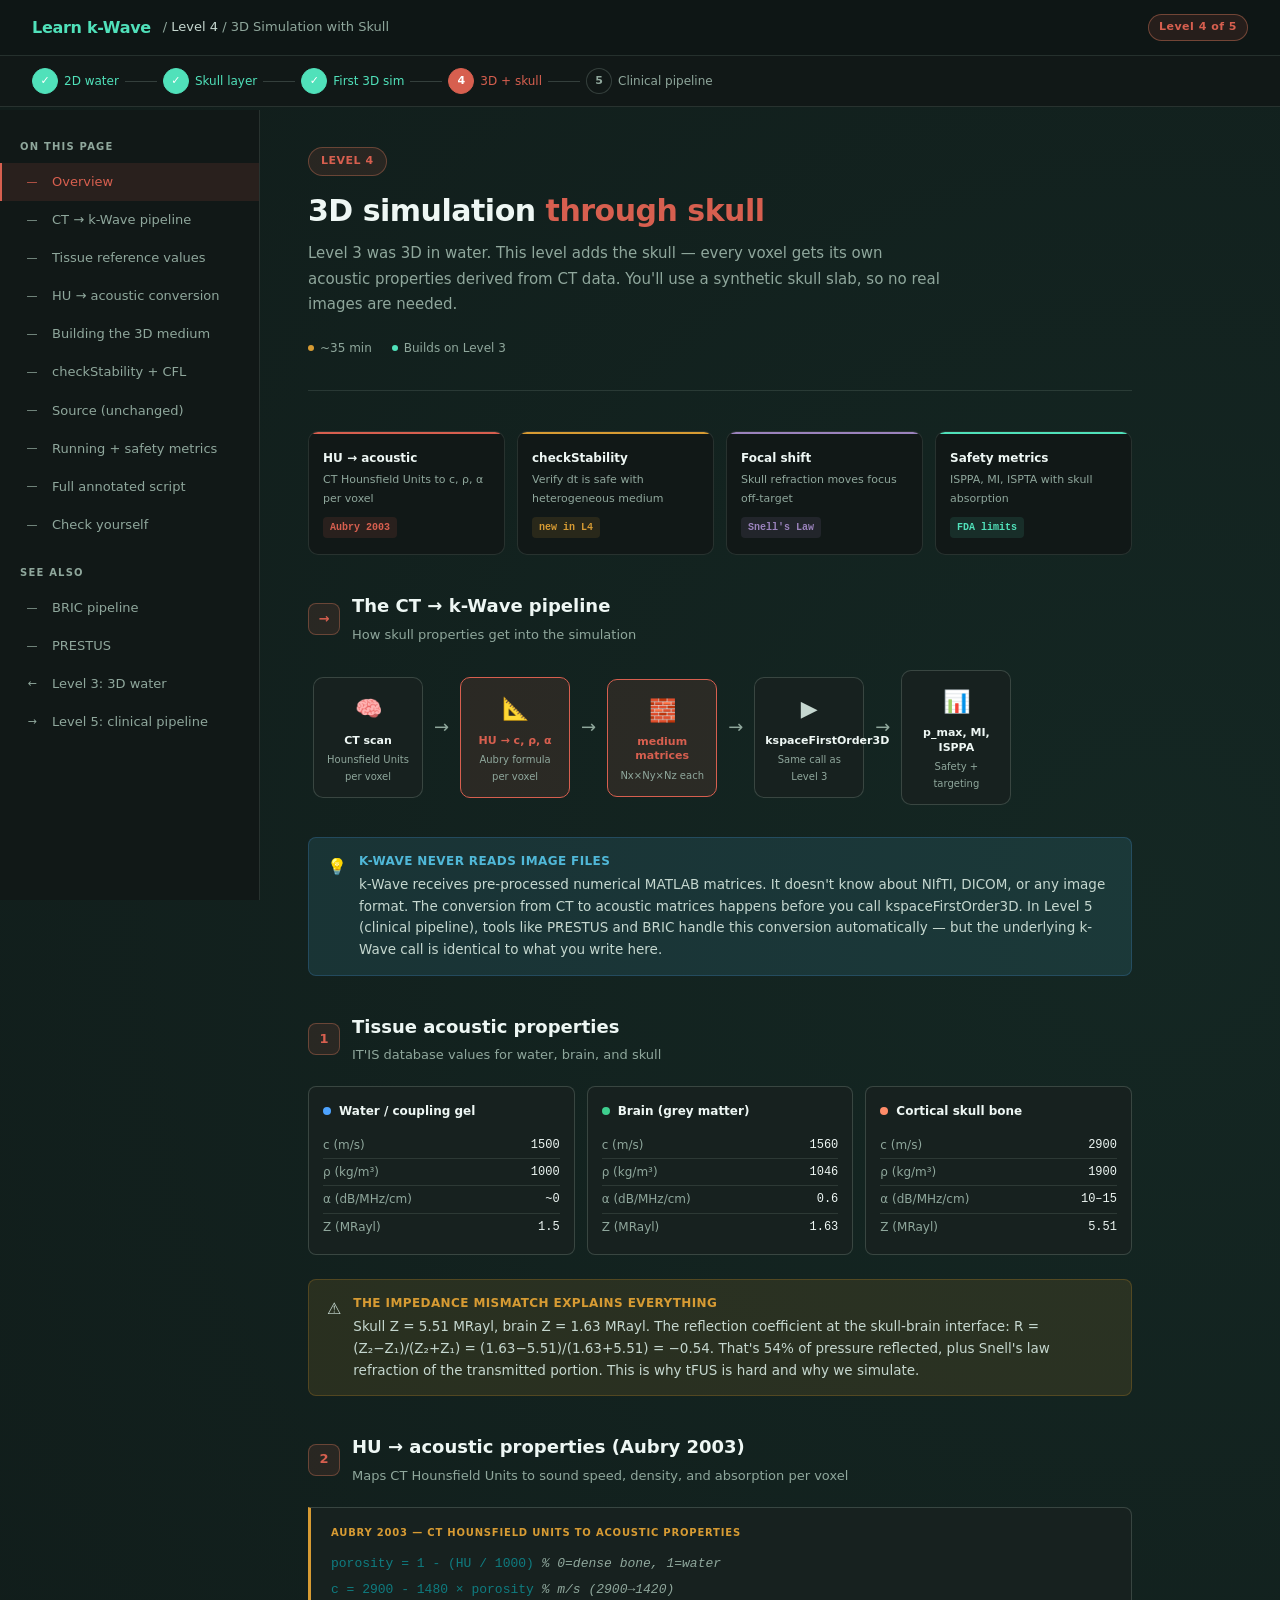
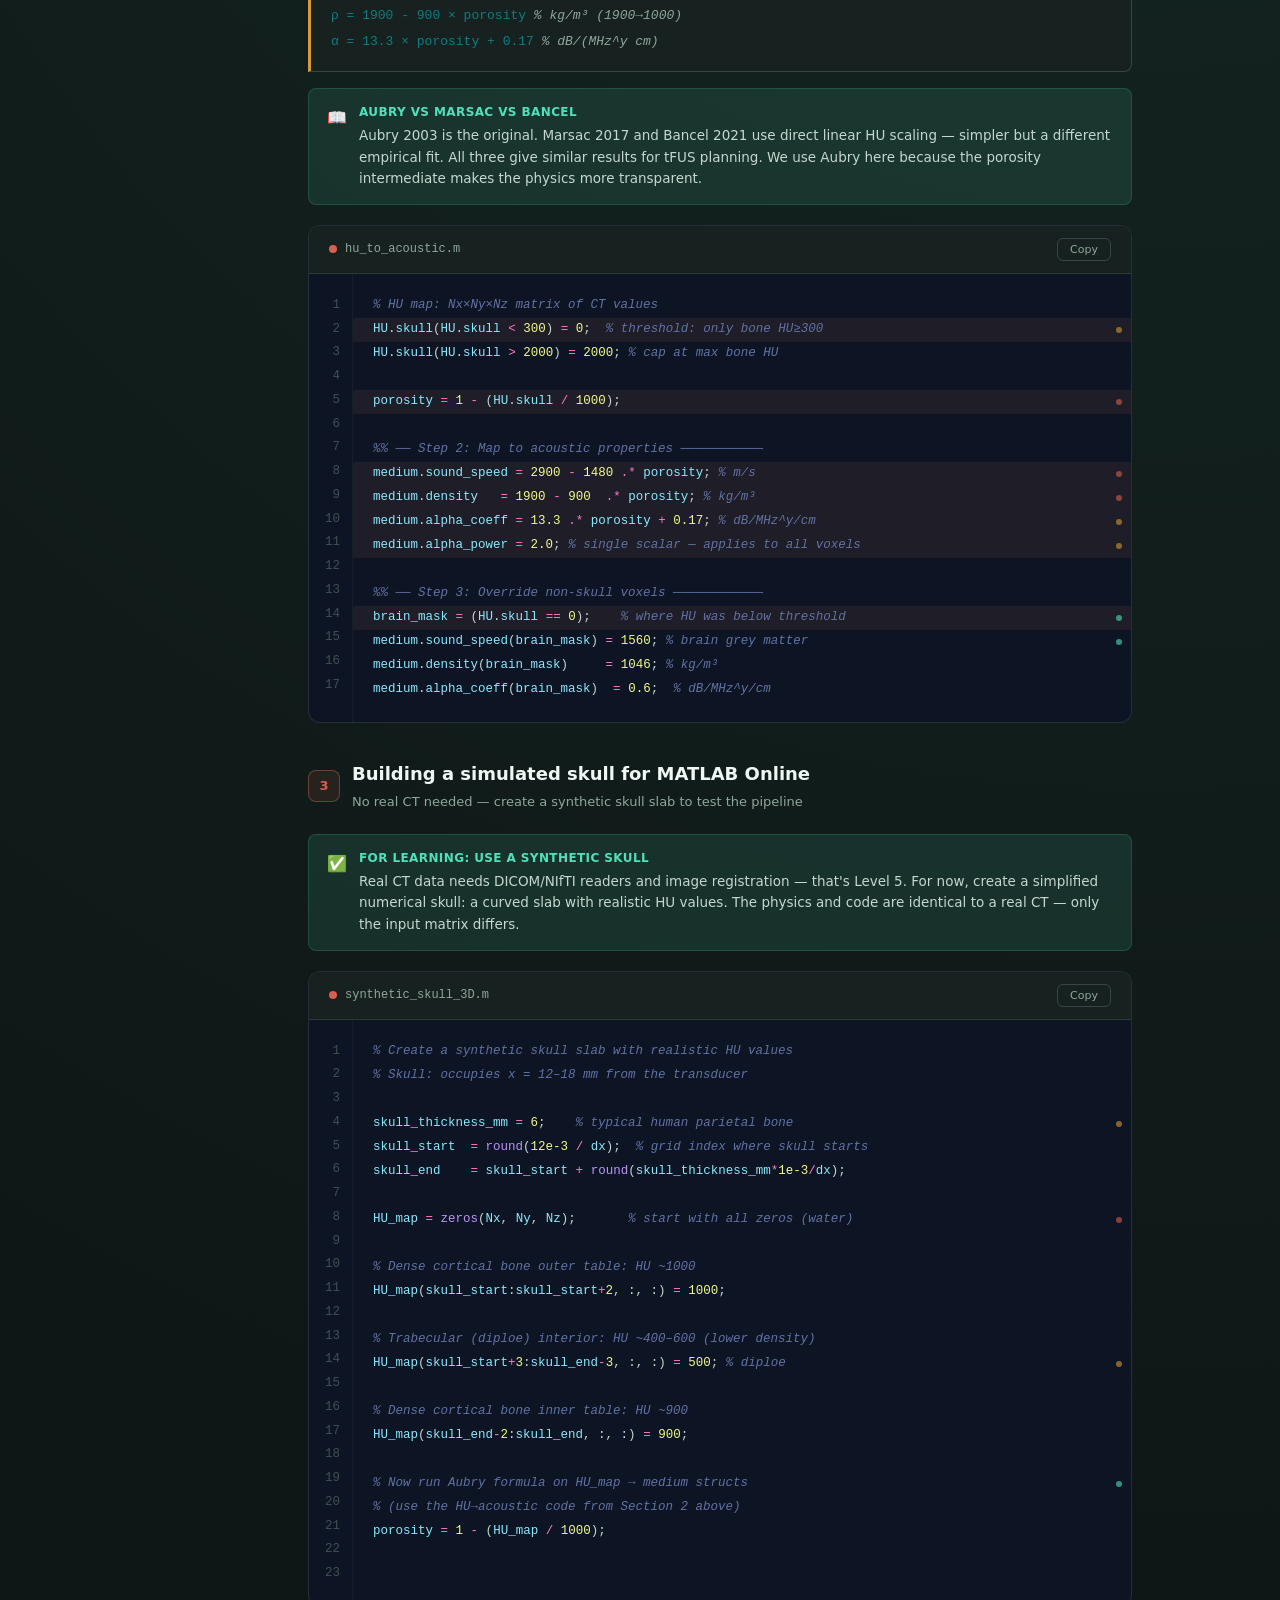
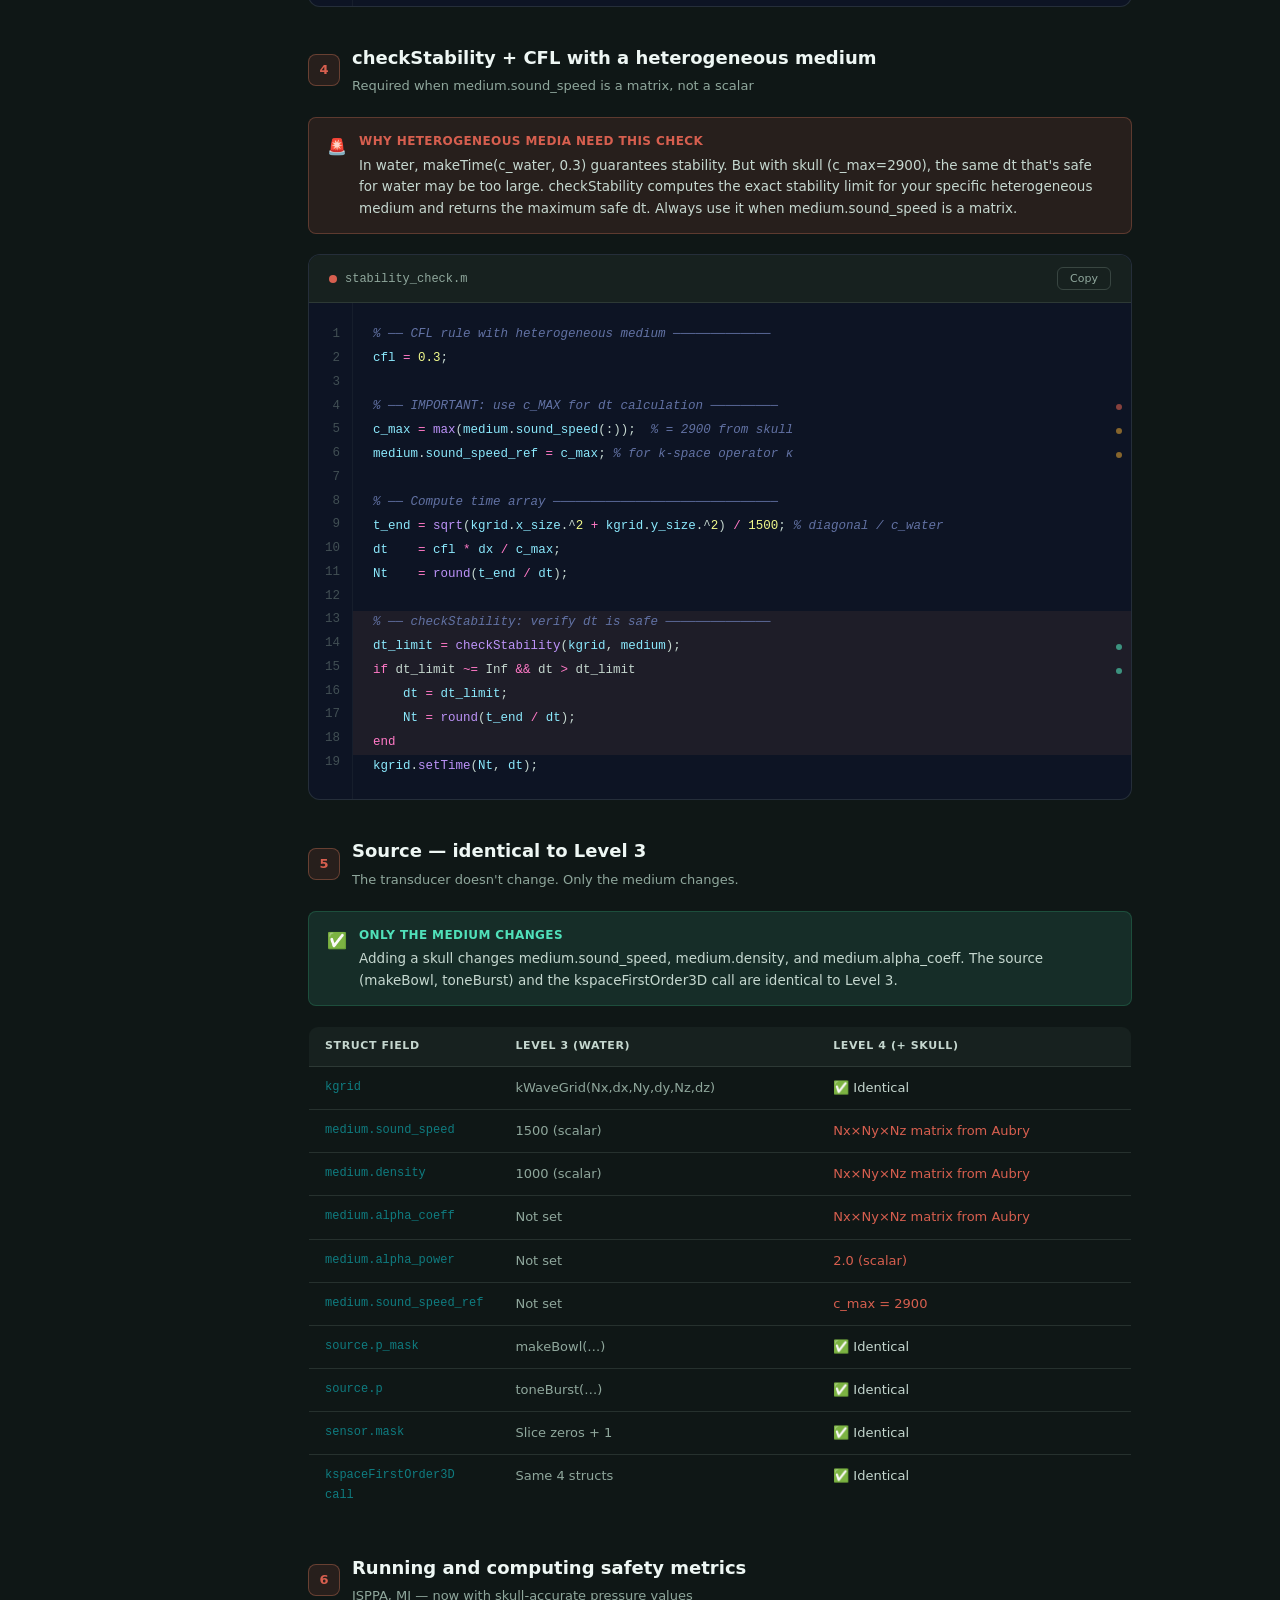
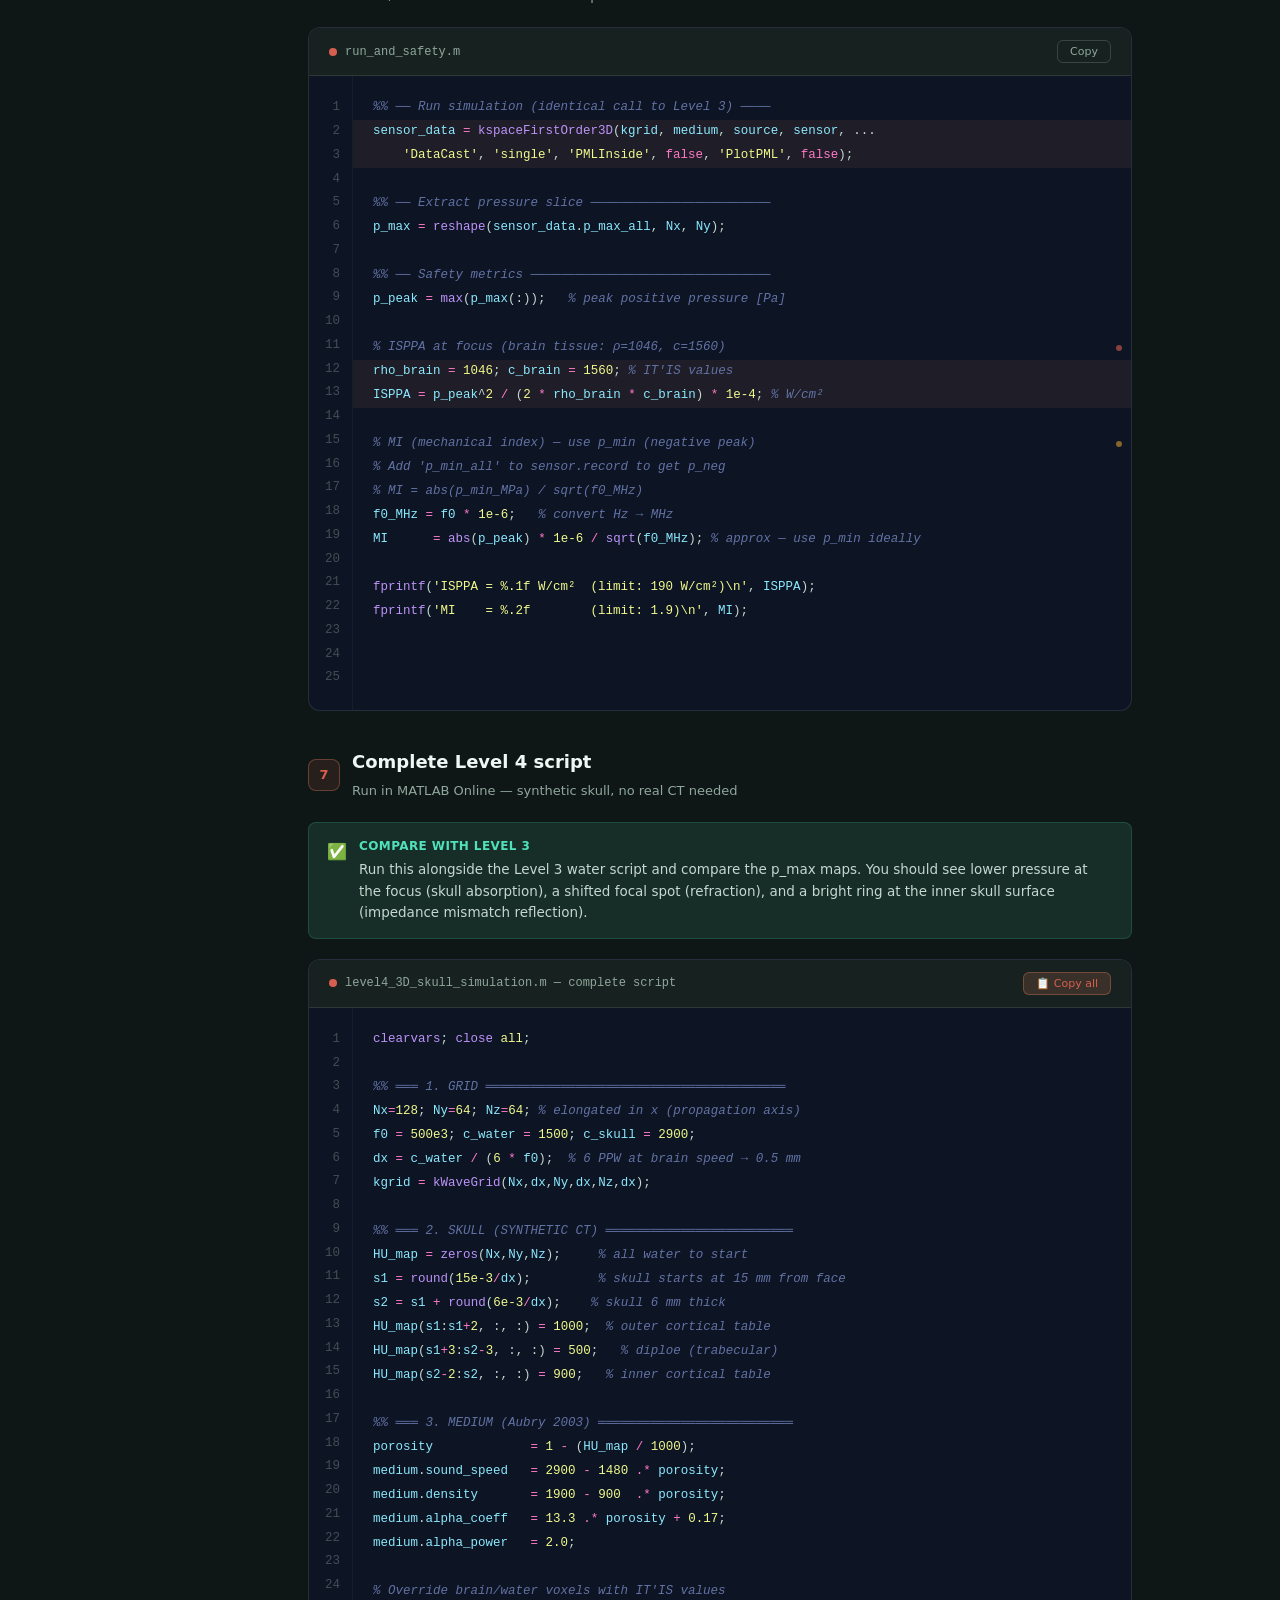
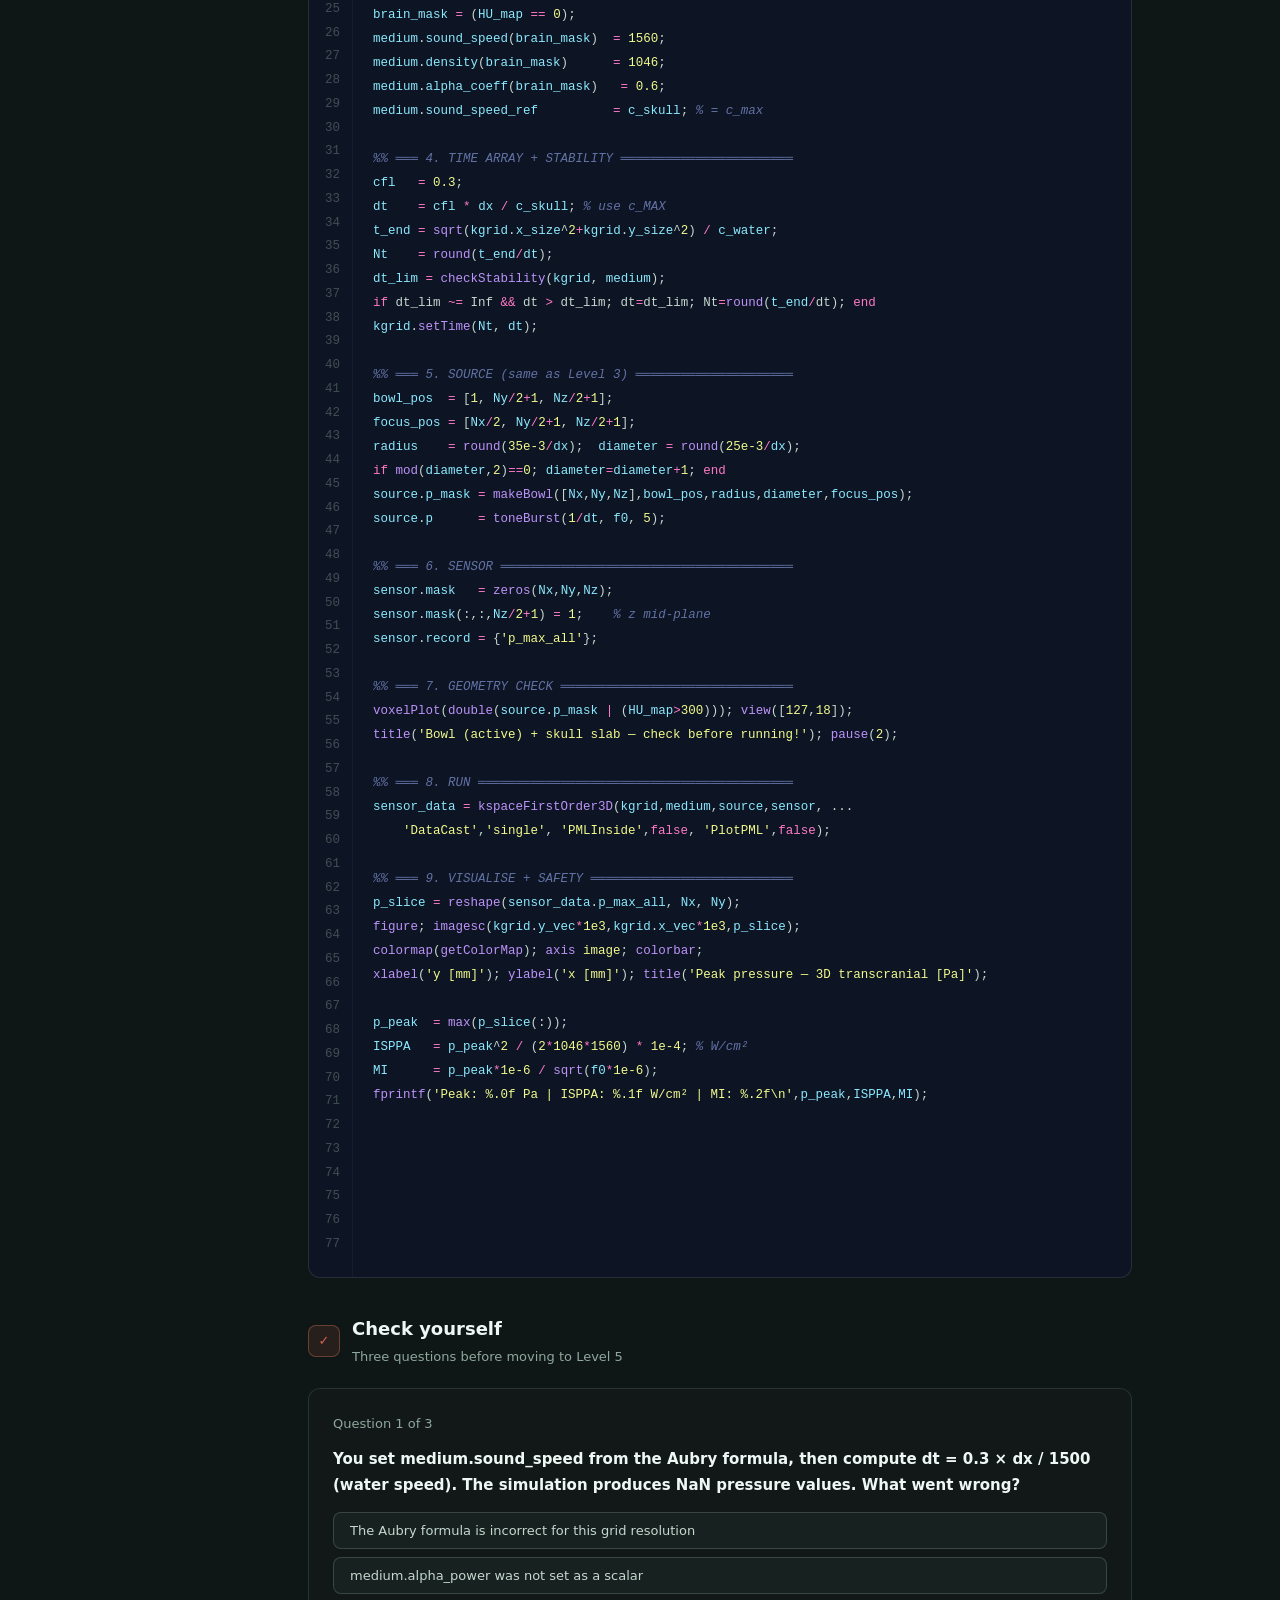
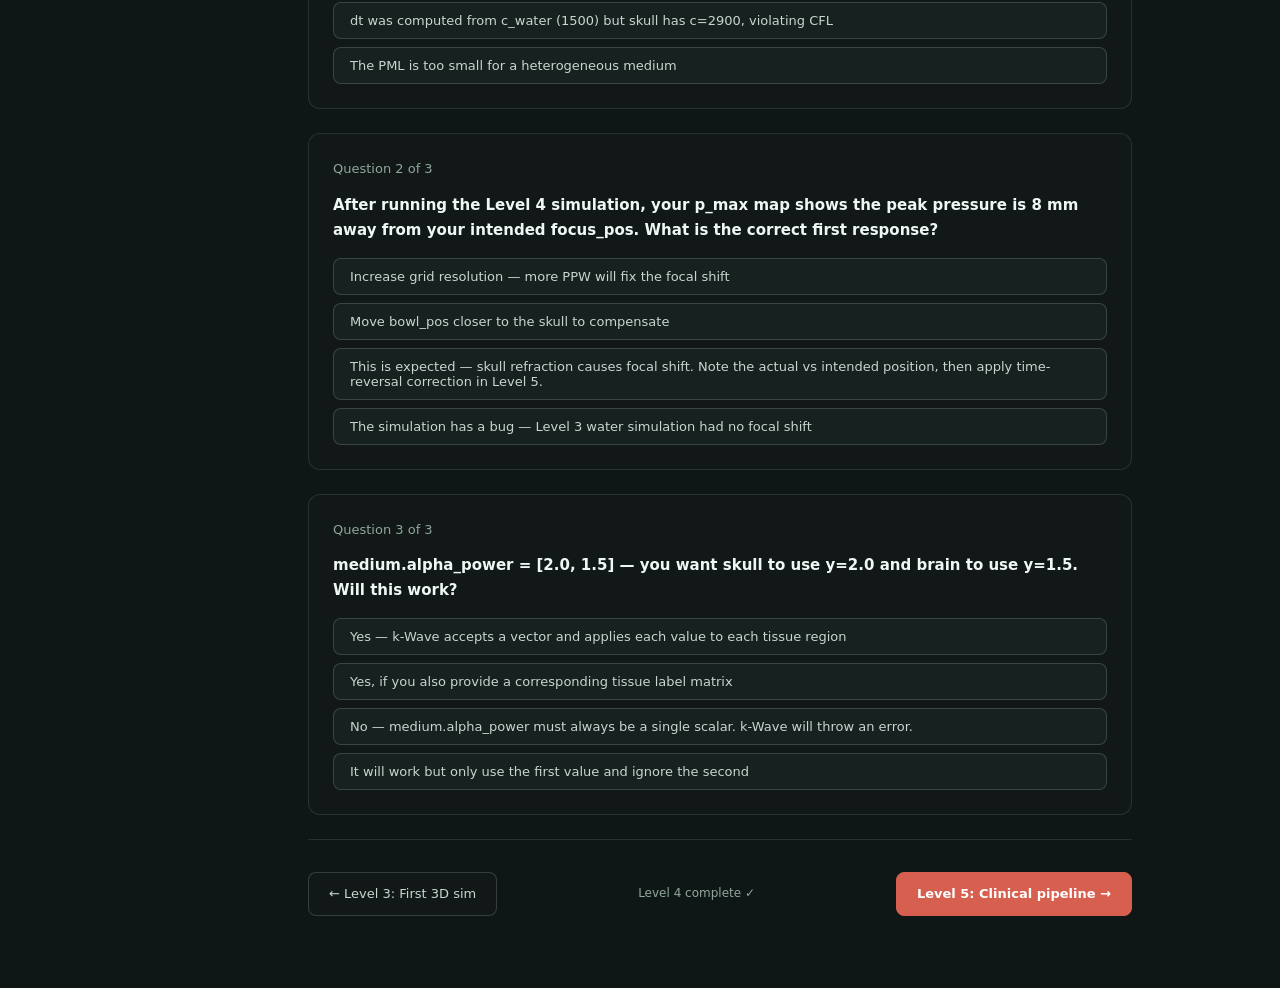
<file: level4_3d_skull.html>
<!DOCTYPE html>
<html lang="en">
<head>
<meta charset="UTF-8">
<meta name="viewport" content="width=device-width, initial-scale=1.0">
<title>Level 4 — 3D Simulation with Skull | k-Wave Learning</title>
<style>
@import url('https://fonts.googleapis.com/css2?family=JetBrains+Mono:wght@400;500&family=Sora:wght@300;400;600;700&display=swap');
:root {
  --bg:#0a0e17;--surface:#111827;--surface2:#1a2235;--surface3:#1f2d45;
  --border:#1e2d45;--border2:#263450;
  --blue:#4da3ff;--blue-dim:rgba(77,163,255,0.12);
  --green:#3ecf8e;--green-dim:rgba(62,207,142,0.1);
  --amber:#f5a623;--amber-dim:rgba(245,166,35,0.1);
  --red:#ff6b6b;--red-dim:rgba(255,107,107,0.1);
  --purple:#a78bfa;--purple-dim:rgba(167,139,250,0.1);
  --teal:#38d9d9;--coral:#ff8c69;--coral-dim:rgba(255,140,105,0.1);
  --text:#c8d6ef;--text-dim:#6b7fa3;--text-bright:#eaf2ff;
  --mono:'JetBrains Mono',monospace;--sans:'Sora',sans-serif;
}
*{box-sizing:border-box;margin:0;padding:0;}
html{scroll-behavior:smooth;}
body{background:var(--bg);color:var(--text);font-family:var(--sans);font-size:15px;line-height:1.7;}

/* TOPBAR */
.topbar{position:sticky;top:0;z-index:100;background:rgba(10,14,23,0.96);backdrop-filter:blur(12px);border-bottom:1px solid var(--border);display:flex;align-items:center;justify-content:space-between;padding:0 32px;height:56px;}
.logo{font-weight:700;font-size:16px;color:var(--blue);letter-spacing:-0.3px;}
.breadcrumb{color:var(--text-dim);font-size:13px;margin-left:12px;}
.breadcrumb span{color:var(--text);}
.level-badge{background:var(--coral-dim);border:1px solid rgba(255,140,105,0.35);color:var(--coral);font-size:11px;font-weight:600;padding:3px 10px;border-radius:20px;letter-spacing:0.5px;}

/* PROGRESS */
.progress-track{background:var(--surface);border-bottom:1px solid var(--border);padding:12px 32px;display:flex;gap:6px;align-items:center;overflow-x:auto;}
.progress-step{display:flex;align-items:center;gap:6px;cursor:pointer;white-space:nowrap;font-size:12px;color:var(--text-dim);transition:color 0.2s;}
.progress-step.active{color:var(--coral);}
.progress-step.done{color:var(--green);}
.step-dot{width:26px;height:26px;border-radius:50%;display:flex;align-items:center;justify-content:center;font-size:11px;font-weight:700;border:1.5px solid var(--border2);background:var(--surface);color:var(--text-dim);transition:all 0.2s;flex-shrink:0;}
.progress-step.active .step-dot{background:var(--coral);border-color:var(--coral);color:#fff;}
.progress-step.done .step-dot{background:var(--green);border-color:var(--green);color:#fff;}
.step-connector{width:32px;height:1px;background:var(--border2);flex-shrink:0;}

/* LAYOUT */
.layout{display:grid;grid-template-columns:260px 1fr;min-height:calc(100vh - 110px);}

/* SIDEBAR */
.sidebar{background:var(--surface);border-right:1px solid var(--border);padding:24px 0;position:sticky;top:110px;height:calc(100vh - 110px);overflow-y:auto;}
.sidebar-label{font-size:10px;font-weight:700;text-transform:uppercase;letter-spacing:1.2px;color:var(--text-dim);padding:4px 20px 8px;}
.sidebar-item{display:flex;align-items:center;gap:10px;padding:8px 20px;cursor:pointer;font-size:13px;color:var(--text-dim);transition:all 0.15s;border-left:2px solid transparent;}
.sidebar-item:hover{background:var(--surface2);color:var(--text);}
.sidebar-item.active{background:var(--coral-dim);border-left-color:var(--coral);color:var(--coral);}
.sidebar-item .si-icon{width:20px;height:20px;border-radius:4px;display:flex;align-items:center;justify-content:center;font-size:11px;flex-shrink:0;}

/* MAIN */
.main{padding:40px 48px;max-width:920px;}

/* HERO */
.hero{margin-bottom:40px;padding-bottom:32px;border-bottom:1px solid var(--border);}
.hero-tag{display:inline-flex;align-items:center;gap:6px;background:var(--coral-dim);border:1px solid rgba(255,140,105,0.3);color:var(--coral);font-size:11px;font-weight:600;padding:4px 12px;border-radius:20px;margin-bottom:16px;letter-spacing:0.5px;text-transform:uppercase;}
.hero h1{font-size:30px;font-weight:700;color:var(--text-bright);letter-spacing:-0.5px;line-height:1.25;margin-bottom:12px;}
.hero h1 em{color:var(--coral);font-style:normal;}
.hero-desc{color:var(--text-dim);font-size:15px;max-width:640px;}
.hero-meta{display:flex;gap:20px;margin-top:20px;flex-wrap:wrap;}
.meta-item{display:flex;align-items:center;gap:6px;font-size:12px;color:var(--text-dim);}
.meta-dot{width:6px;height:6px;border-radius:50%;}

/* CONCEPT STRIP */
.concept-strip{display:grid;grid-template-columns:repeat(4,1fr);gap:12px;margin-bottom:36px;}
.concept-card{background:var(--surface);border:1px solid var(--border);border-radius:10px;padding:16px 14px;position:relative;overflow:hidden;transition:all 0.2s;}
.concept-card::before{content:'';position:absolute;top:0;left:0;right:0;height:2px;}
.concept-card.c-coral::before{background:var(--coral);}
.concept-card.c-amber::before{background:var(--amber);}
.concept-card.c-purple::before{background:var(--purple);}
.concept-card.c-green::before{background:var(--green);}
.concept-card:hover{border-color:var(--border2);transform:translateY(-1px);}
.cc-icon{font-size:20px;margin-bottom:8px;}
.cc-title{font-size:12px;font-weight:700;color:var(--text-bright);margin-bottom:3px;}
.cc-sub{font-size:11px;color:var(--text-dim);}
.cc-tag{margin-top:8px;display:inline-block;font-size:10px;font-weight:600;padding:2px 7px;border-radius:4px;font-family:var(--mono);}
.c-coral .cc-tag{background:var(--coral-dim);color:var(--coral);}
.c-amber .cc-tag{background:var(--amber-dim);color:var(--amber);}
.c-purple .cc-tag{background:var(--purple-dim);color:var(--purple);}
.c-green .cc-tag{background:var(--green-dim);color:var(--green);}

/* SECTION HEADER */
.section-header{display:flex;align-items:center;gap:12px;margin-bottom:20px;}
.sh-num{width:32px;height:32px;border-radius:8px;background:var(--coral-dim);border:1px solid rgba(255,140,105,0.3);color:var(--coral);font-size:13px;font-weight:700;display:flex;align-items:center;justify-content:center;flex-shrink:0;}
.sh-title{font-size:18px;font-weight:700;color:var(--text-bright);}
.sh-sub{font-size:13px;color:var(--text-dim);margin-top:2px;}

/* PIPELINE VISUAL */
.pipeline{display:flex;align-items:center;gap:0;margin:24px 0;overflow-x:auto;padding-bottom:8px;}
.pipe-step{display:flex;flex-direction:column;align-items:center;min-width:120px;}
.pipe-box{background:var(--surface2);border:1px solid var(--border2);border-radius:10px;padding:12px 10px;text-align:center;width:110px;}
.pipe-icon{font-size:22px;margin-bottom:6px;}
.pipe-label{font-size:11px;font-weight:700;color:var(--text-bright);line-height:1.3;}
.pipe-sub{font-size:10px;color:var(--text-dim);margin-top:3px;}
.pipe-arrow{font-size:18px;color:var(--text-dim);padding:0 6px;margin-top:-20px;}
.pipe-step.highlight .pipe-box{border-color:var(--coral);background:var(--coral-dim);}
.pipe-step.highlight .pipe-label{color:var(--coral);}

/* FORMULA BOX */
.formula-box{background:var(--surface2);border:1px solid var(--border2);border-left:3px solid var(--amber);border-radius:0 8px 8px 0;padding:16px 20px;margin:16px 0;font-family:var(--mono);font-size:13px;}
.formula-title{font-size:10px;text-transform:uppercase;letter-spacing:0.8px;color:var(--amber);font-weight:700;margin-bottom:10px;font-family:var(--sans);}
.formula-line{color:var(--teal);line-height:2;}
.formula-comment{color:var(--text-dim);font-style:italic;}

/* CODE WRAPPER */
.code-section{margin-bottom:36px;}
.code-wrapper{background:#0d1424;border:1px solid var(--border);border-radius:12px;overflow:hidden;}
.code-topbar{display:flex;align-items:center;justify-content:space-between;padding:12px 20px;background:var(--surface2);border-bottom:1px solid var(--border);}
.code-filename{font-family:var(--mono);font-size:12px;color:var(--text-dim);display:flex;align-items:center;gap:8px;}
.code-filename::before{content:'';width:8px;height:8px;border-radius:50%;background:var(--coral);display:inline-block;}
.code-actions{display:flex;gap:8px;}
.code-btn{padding:4px 12px;border-radius:6px;border:1px solid var(--border2);background:transparent;color:var(--text-dim);font-size:11px;cursor:pointer;font-family:var(--sans);transition:all 0.15s;}
.code-btn:hover{background:var(--surface3);color:var(--text);}
.code-body{display:flex;}
.line-nums{padding:20px 12px;font-family:var(--mono);font-size:12.5px;line-height:1.9;color:var(--text-dim);text-align:right;border-right:1px solid var(--border);user-select:none;min-width:44px;opacity:0.4;}
.code-lines{flex:1;padding:20px 0;overflow-x:auto;}
.code-line{display:flex;align-items:stretch;min-height:24px;transition:background 0.15s;font-family:var(--mono);font-size:12.5px;line-height:1.9;}
.code-line:hover{background:rgba(255,255,255,0.03);}
.code-line.hl{background:rgba(255,140,105,0.07);}
.code-line-content{padding:0 20px;white-space:pre;flex:1;}
.ann-trigger{width:24px;flex-shrink:0;display:flex;align-items:center;justify-content:center;cursor:pointer;opacity:0;transition:opacity 0.15s;}
.code-line:hover .ann-trigger{opacity:1;}
.ann-trigger.has{opacity:0.6!important;}
.ann-trigger.has:hover{opacity:1!important;}
.ann-dot{width:6px;height:6px;border-radius:50%;}
.ann-blue{background:var(--blue);}
.ann-green{background:var(--green);}
.ann-amber{background:var(--amber);}
.ann-coral{background:var(--coral);}
.ann-purple{background:var(--purple);}

/* ANNOTATION PANEL */
.annotation-panel{background:var(--surface2);border-left:3px solid var(--coral);border-radius:0 8px 8px 0;padding:14px 18px;margin:2px 0 2px 44px;font-size:13px;display:none;}
.annotation-panel.show{display:block;}
.annotation-panel.green{border-left-color:var(--green);}
.annotation-panel.amber{border-left-color:var(--amber);}
.annotation-panel.blue{border-left-color:var(--blue);}
.annotation-panel.purple{border-left-color:var(--purple);}
.ann-title{font-weight:700;color:var(--text-bright);margin-bottom:4px;font-size:12px;text-transform:uppercase;letter-spacing:0.5px;}
.ann-body{color:var(--text);line-height:1.6;}
.ann-body code{background:var(--surface3);padding:1px 6px;border-radius:3px;font-family:var(--mono);font-size:11px;color:var(--teal);}
.ann-formula{margin-top:8px;background:var(--surface3);border-radius:6px;padding:8px 12px;font-family:var(--mono);font-size:12px;color:var(--amber);}

/* TABLES */
.compare-table{width:100%;border-collapse:collapse;border:1px solid var(--border);border-radius:10px;overflow:hidden;margin-bottom:24px;font-size:13px;}
.compare-table th{background:var(--surface2);padding:10px 16px;text-align:left;font-size:11px;font-weight:700;text-transform:uppercase;letter-spacing:0.6px;border-bottom:1px solid var(--border);}
.compare-table td{padding:10px 16px;border-bottom:1px solid var(--border);vertical-align:top;}
.compare-table tr:last-child td{border-bottom:none;}
.compare-table td:first-child{font-family:var(--mono);font-size:12px;color:var(--teal);width:140px;}

/* CALLOUTS */
.callout{border-radius:8px;padding:14px 18px;margin-bottom:20px;font-size:13.5px;display:flex;gap:12px;align-items:flex-start;}
.callout.info{background:var(--blue-dim);border:1px solid rgba(77,163,255,0.2);}
.callout.warn{background:var(--amber-dim);border:1px solid rgba(245,166,35,0.2);}
.callout.tip{background:var(--green-dim);border:1px solid rgba(62,207,142,0.2);}
.callout.danger{background:var(--coral-dim);border:1px solid rgba(255,140,105,0.25);}
.callout-icon{font-size:16px;flex-shrink:0;margin-top:1px;}
.callout-text{line-height:1.6;}
.callout-text strong{display:block;margin-bottom:3px;font-size:12px;text-transform:uppercase;letter-spacing:0.4px;}
.callout.info .callout-text strong{color:var(--blue);}
.callout.warn .callout-text strong{color:var(--amber);}
.callout.tip .callout-text strong{color:var(--green);}
.callout.danger .callout-text strong{color:var(--coral);}

/* TISSUE TABLE */
.tissue-grid{display:grid;grid-template-columns:repeat(3,1fr);gap:12px;margin:16px 0 24px;}
.tissue-card{background:var(--surface2);border:1px solid var(--border2);border-radius:8px;padding:14px;}
.tissue-name{font-size:12px;font-weight:700;color:var(--text-bright);margin-bottom:10px;display:flex;align-items:center;gap:8px;}
.tissue-dot{width:8px;height:8px;border-radius:50%;flex-shrink:0;}
.tissue-prop{display:flex;justify-content:space-between;font-size:12px;padding:3px 0;border-bottom:1px solid var(--border);}
.tissue-prop:last-child{border-bottom:none;}
.tissue-prop .label{color:var(--text-dim);}
.tissue-prop .value{font-family:var(--mono);color:var(--text-bright);}

/* QUIZ */
.quiz-section{background:var(--surface);border:1px solid var(--border);border-radius:12px;padding:24px;margin-bottom:24px;}
.quiz-header{font-size:13px;color:var(--text-dim);margin-bottom:12px;}
.quiz-q{font-size:15px;font-weight:600;color:var(--text-bright);margin-bottom:14px;}
.quiz-options{display:flex;flex-direction:column;gap:8px;}
.quiz-opt{padding:10px 16px;border-radius:8px;border:1px solid var(--border2);background:var(--surface2);cursor:pointer;font-size:13px;color:var(--text);transition:all 0.15s;text-align:left;font-family:var(--sans);}
.quiz-opt:hover{border-color:var(--coral);color:var(--text-bright);}
.quiz-opt.correct{background:var(--green-dim);border-color:var(--green);color:var(--green);}
.quiz-opt.wrong{background:var(--red-dim);border-color:var(--red);color:var(--red);}
.quiz-explain{margin-top:14px;padding:12px 16px;background:var(--surface2);border-radius:8px;font-size:13px;line-height:1.6;display:none;}
.quiz-explain.show{display:block;}
.quiz-explain code{font-family:var(--mono);font-size:12px;background:var(--surface3);padding:1px 5px;border-radius:3px;color:var(--teal);}

/* NAV FOOTER */
.nav-footer{display:flex;justify-content:space-between;align-items:center;padding:32px 0;border-top:1px solid var(--border);margin-top:16px;}
.nav-btn{display:flex;align-items:center;gap:8px;padding:10px 20px;border-radius:8px;border:1px solid var(--border2);background:var(--surface);color:var(--text);cursor:pointer;font-family:var(--sans);font-size:13px;text-decoration:none;transition:all 0.15s;}
.nav-btn:hover{border-color:var(--coral);color:var(--coral);}
.nav-btn.primary{background:var(--coral);border-color:var(--coral);color:#fff;font-weight:600;}
.nav-btn.primary:hover{background:#e07a5f;}

/* SYNTAX */
.kw{color:#ff79c6;}.fn{color:#bd93f9;}.num{color:#f1fa8c;}.str{color:#f1fa8c;}.cmt{color:#6272a4;font-style:italic;}.var{color:#8be9fd;}.op{color:#ff79c6;}

section[id]{scroll-margin-top:130px;}

/* Blend this standalone page with the main Learn k-Wave site. */
:root{
  --bg:#0f1716;--surface:#111817;--surface2:#17211f;--surface3:#1c2c2a;
  --border:rgba(143,167,156,0.18);--border2:rgba(143,167,156,0.28);
  --blue:#50b8d8;--blue-dim:rgba(80,184,216,0.12);
  --green:#50e1ba;--green-dim:rgba(80,225,186,0.11);
  --amber:#d79b33;--amber-dim:rgba(215,155,51,0.12);
  --red:#d75f4f;--red-dim:rgba(215,95,79,0.12);
  --purple:#9b83bd;--purple-dim:rgba(155,131,189,0.12);
  --teal:#0f7c80;--coral:#d75f4f;--coral-dim:rgba(215,95,79,0.12);
  --text:#c5d7cf;--text-dim:#8fa79c;--text-bright:#eef7f4;
  --mono:"SFMono-Regular",Consolas,"Liberation Mono",monospace;
  --sans:Inter,ui-sans-serif,system-ui,-apple-system,BlinkMacSystemFont,"Segoe UI",sans-serif;
}
body{background:radial-gradient(circle at 90% 10%,rgba(80,225,186,0.08),transparent 28%),var(--bg);}
.topbar{background:rgba(15,23,22,0.95);}
.logo{color:var(--green);font-weight:800;text-decoration:none;}
</style>
</head>
<body>

<!-- TOPBAR -->
<div class="topbar">
  <div style="display:flex;align-items:center;">
    <a class="logo" href="index.html">Learn k-Wave</a>
    <div class="breadcrumb">/ <span>Level 4</span> / 3D Simulation with Skull</div>
  </div>
  <div class="level-badge">Level 4 of 5</div>
</div>

<!-- PROGRESS -->
<div class="progress-track">
  <div class="progress-step done" onclick="location.href='index.html#layer1'" style="cursor:pointer"><div class="step-dot">✓</div><span>2D water</span></div>
  <div class="step-connector"></div>
  <div class="progress-step done" onclick="location.href='index.html#layer2'" style="cursor:pointer"><div class="step-dot">✓</div><span>Skull layer</span></div>
  <div class="step-connector"></div>
  <div class="progress-step done" onclick="location.href='level3_3d_simulation.html'" style="cursor:pointer"><div class="step-dot">✓</div><span>First 3D sim</span></div>
  <div class="step-connector"></div>
  <div class="progress-step active"><div class="step-dot">4</div><span>3D + skull</span></div>
  <div class="step-connector"></div>
  <div class="progress-step" onclick="location.href='level5_clinical_pipeline.html'" style="cursor:pointer"><div class="step-dot">5</div><span>Clinical pipeline</span></div>
</div>

<!-- LAYOUT -->
<div class="layout">

<!-- SIDEBAR -->
<nav class="sidebar">
  <div class="sidebar-section">
    <div class="sidebar-label">On this page</div>
    <div class="sidebar-item active" onclick="goTo('intro')"><div class="si-icon">—</div>Overview</div>
    <div class="sidebar-item" onclick="goTo('pipeline')"><div class="si-icon">—</div>CT → k-Wave pipeline</div>
    <div class="sidebar-item" onclick="goTo('tissue')"><div class="si-icon">—</div>Tissue reference values</div>
    <div class="sidebar-item" onclick="goTo('hu')"><div class="si-icon">—</div>HU → acoustic conversion</div>
    <div class="sidebar-item" onclick="goTo('medium')"><div class="si-icon">—</div>Building the 3D medium</div>
    <div class="sidebar-item" onclick="goTo('stability')"><div class="si-icon">—</div>checkStability + CFL</div>
    <div class="sidebar-item" onclick="goTo('source')"><div class="si-icon">—</div>Source (unchanged)</div>
    <div class="sidebar-item" onclick="goTo('run')"><div class="si-icon">—</div>Running + safety metrics</div>
    <div class="sidebar-item" onclick="goTo('fullcode')"><div class="si-icon">—</div>Full annotated script</div>
    <div class="sidebar-item" onclick="goTo('quiz')"><div class="si-icon">—</div>Check yourself</div>
  </div>
  <div class="sidebar-section" style="margin-top:16px;">
    <div class="sidebar-label">See also</div>
    <div class="sidebar-item" onclick="location.href='level5_clinical_pipeline.html'" style="cursor:pointer"><div class="si-icon">—</div>BRIC pipeline</div>
    <div class="sidebar-item" onclick="location.href='level5_clinical_pipeline.html'" style="cursor:pointer"><div class="si-icon">—</div>PRESTUS</div>
    <div class="sidebar-item" onclick="location.href='level3_3d_simulation.html'" style="cursor:pointer"><div class="si-icon">←</div>Level 3: 3D water</div>
    <div class="sidebar-item" onclick="location.href='level5_clinical_pipeline.html'" style="cursor:pointer"><div class="si-icon">→</div>Level 5: clinical pipeline</div>
  </div>
</nav>

<!-- MAIN -->
<main class="main">

<!-- HERO -->
<div class="hero" id="intro">
  <div class="hero-tag">Level 4</div>
  <h1>3D simulation <em>through skull</em></h1>
  <p class="hero-desc">Level 3 was 3D in water. This level adds the skull — every voxel gets its own acoustic properties derived from CT data. You'll use a synthetic skull slab, so no real images are needed.</p>
  <div class="hero-meta">
    <div class="meta-item"><div class="meta-dot" style="background:var(--amber)"></div>~35 min</div>
    <div class="meta-item"><div class="meta-dot" style="background:var(--green)"></div>Builds on Level 3</div>
  </div>
</div>

<!-- CONCEPT STRIP -->
<div class="concept-strip">
  <div class="concept-card c-coral">
    <div class="cc-title">HU → acoustic</div>
    <div class="cc-sub">CT Hounsfield Units to c, ρ, α per voxel</div>
    <div class="cc-tag">Aubry 2003</div>
  </div>
  <div class="concept-card c-amber">
    <div class="cc-title">checkStability</div>
    <div class="cc-sub">Verify dt is safe with heterogeneous medium</div>
    <div class="cc-tag">new in L4</div>
  </div>
  <div class="concept-card c-purple">
    <div class="cc-title">Focal shift</div>
    <div class="cc-sub">Skull refraction moves focus off-target</div>
    <div class="cc-tag">Snell's Law</div>
  </div>
  <div class="concept-card c-green">
    <div class="cc-title">Safety metrics</div>
    <div class="cc-sub">ISPPA, MI, ISPTA with skull absorption</div>
    <div class="cc-tag">FDA limits</div>
  </div>
</div>

<!-- SECTION: PIPELINE -->
<section id="pipeline" class="code-section">
  <div class="section-header">
    <div class="sh-num">→</div>
    <div>
      <div class="sh-title">The CT → k-Wave pipeline</div>
      <div class="sh-sub">How skull properties get into the simulation</div>
    </div>
  </div>

  <div class="pipeline">
    <div class="pipe-step">
      <div class="pipe-box">
        <div class="pipe-icon">🧠</div>
        <div class="pipe-label">CT scan</div>
        <div class="pipe-sub">Hounsfield Units per voxel</div>
      </div>
    </div>
    <div class="pipe-arrow">→</div>
    <div class="pipe-step highlight">
      <div class="pipe-box">
        <div class="pipe-icon">📐</div>
        <div class="pipe-label">HU → c, ρ, α</div>
        <div class="pipe-sub">Aubry formula per voxel</div>
      </div>
    </div>
    <div class="pipe-arrow">→</div>
    <div class="pipe-step highlight">
      <div class="pipe-box">
        <div class="pipe-icon">🧱</div>
        <div class="pipe-label">medium matrices</div>
        <div class="pipe-sub">Nx×Ny×Nz each</div>
      </div>
    </div>
    <div class="pipe-arrow">→</div>
    <div class="pipe-step">
      <div class="pipe-box">
        <div class="pipe-icon">▶️</div>
        <div class="pipe-label">kspaceFirstOrder3D</div>
        <div class="pipe-sub">Same call as Level 3</div>
      </div>
    </div>
    <div class="pipe-arrow">→</div>
    <div class="pipe-step">
      <div class="pipe-box">
        <div class="pipe-icon">📊</div>
        <div class="pipe-label">p_max, MI, ISPPA</div>
        <div class="pipe-sub">Safety + targeting</div>
      </div>
    </div>
  </div>

  <div class="callout info">
    <div class="callout-icon">💡</div>
    <div class="callout-text">
      <strong>k-Wave never reads image files</strong>
      k-Wave receives pre-processed numerical MATLAB matrices. It doesn't know about NIfTI, DICOM, or any image format. The conversion from CT to acoustic matrices happens before you call kspaceFirstOrder3D. In Level 5 (clinical pipeline), tools like PRESTUS and BRIC handle this conversion automatically — but the underlying k-Wave call is identical to what you write here.
    </div>
  </div>
</section>

<!-- SECTION: TISSUE VALUES -->
<section id="tissue" class="code-section">
  <div class="section-header">
    <div class="sh-num">1</div>
    <div>
      <div class="sh-title">Tissue acoustic properties</div>
      <div class="sh-sub">IT'IS database values for water, brain, and skull</div>
    </div>
  </div>

  <div class="tissue-grid">
    <div class="tissue-card">
      <div class="tissue-name"><div class="tissue-dot" style="background:#4da3ff"></div>Water / coupling gel</div>
      <div class="tissue-prop"><span class="label">c (m/s)</span><span class="value">1500</span></div>
      <div class="tissue-prop"><span class="label">ρ (kg/m³)</span><span class="value">1000</span></div>
      <div class="tissue-prop"><span class="label">α (dB/MHz/cm)</span><span class="value">~0</span></div>
      <div class="tissue-prop"><span class="label">Z (MRayl)</span><span class="value">1.5</span></div>
    </div>
    <div class="tissue-card">
      <div class="tissue-name"><div class="tissue-dot" style="background:#3ecf8e"></div>Brain (grey matter)</div>
      <div class="tissue-prop"><span class="label">c (m/s)</span><span class="value">1560</span></div>
      <div class="tissue-prop"><span class="label">ρ (kg/m³)</span><span class="value">1046</span></div>
      <div class="tissue-prop"><span class="label">α (dB/MHz/cm)</span><span class="value">0.6</span></div>
      <div class="tissue-prop"><span class="label">Z (MRayl)</span><span class="value">1.63</span></div>
    </div>
    <div class="tissue-card">
      <div class="tissue-name"><div class="tissue-dot" style="background:#ff8c69"></div>Cortical skull bone</div>
      <div class="tissue-prop"><span class="label">c (m/s)</span><span class="value">2900</span></div>
      <div class="tissue-prop"><span class="label">ρ (kg/m³)</span><span class="value">1900</span></div>
      <div class="tissue-prop"><span class="label">α (dB/MHz/cm)</span><span class="value">10–15</span></div>
      <div class="tissue-prop"><span class="label">Z (MRayl)</span><span class="value">5.51</span></div>
    </div>
  </div>

  <div class="callout warn">
    <div class="callout-icon">⚠️</div>
    <div class="callout-text">
      <strong>The impedance mismatch explains everything</strong>
      Skull Z = 5.51 MRayl, brain Z = 1.63 MRayl. The reflection coefficient at the skull-brain interface: R = (Z₂−Z₁)/(Z₂+Z₁) = (1.63−5.51)/(1.63+5.51) = −0.54. That's 54% of pressure reflected, plus Snell's law refraction of the transmitted portion. This is why tFUS is hard and why we simulate.
    </div>
  </div>
</section>

<!-- SECTION: HU CONVERSION -->
<section id="hu" class="code-section">
  <div class="section-header">
    <div class="sh-num">2</div>
    <div>
      <div class="sh-title">HU → acoustic properties (Aubry 2003)</div>
      <div class="sh-sub">Maps CT Hounsfield Units to sound speed, density, and absorption per voxel</div>
    </div>
  </div>

  <div class="formula-box">
    <div class="formula-title">Aubry 2003 — CT Hounsfield Units to acoustic properties</div>
    <div class="formula-line">porosity = 1 - (HU / 1000)        <span class="formula-comment">% 0=dense bone, 1=water</span></div>
    <div class="formula-line">c  = 2900 - 1480 × porosity        <span class="formula-comment">% m/s  (2900→1420)</span></div>
    <div class="formula-line">ρ  = 1900 - 900  × porosity        <span class="formula-comment">% kg/m³ (1900→1000)</span></div>
    <div class="formula-line">α  = 13.3 × porosity + 0.17        <span class="formula-comment">% dB/(MHz^y cm)</span></div>
  </div>

  <div class="callout tip">
    <div class="callout-icon">📖</div>
    <div class="callout-text">
      <strong>Aubry vs Marsac vs Bancel</strong>
      Aubry 2003 is the original. Marsac 2017 and Bancel 2021 use direct linear HU scaling — simpler but a different empirical fit. All three give similar results for tFUS planning. We use Aubry here because the porosity intermediate makes the physics more transparent.
    </div>
  </div>

  <div class="code-wrapper">
    <div class="code-topbar">
      <div class="code-filename">hu_to_acoustic.m</div>
      <div class="code-actions"><button class="code-btn" onclick="copyCode('hu-code')">Copy</button></div>
    </div>
    <div class="code-body" id="hu-code">
      <div class="line-nums">1<br>2<br>3<br>4<br>5<br>6<br>7<br>8<br>9<br>10<br>11<br>12<br>13<br>14<br>15<br>16<br>17</div>
      <div class="code-lines">
        <div class="code-line"><div class="code-line-content"><span class="cmt">% HU map: Nx×Ny×Nz matrix of CT values</span></div><div class="ann-trigger"></div></div>
        <div class="code-line hl" id="h2"><div class="code-line-content"><span class="var">HU</span>.<span class="var">skull</span>(<span class="var">HU</span>.<span class="var">skull</span> <span class="op">&lt;</span> <span class="num">300</span>) <span class="op">=</span> <span class="num">0</span>;  <span class="cmt">% threshold: only bone HU≥300</span></div><div class="ann-trigger has" onclick="tog('ah2')"><div class="ann-dot ann-amber"></div></div></div>
        <div class="annotation-panel amber" id="ah2"><div class="ann-title">HU thresholding — only use bone</div><div class="ann-body">Soft tissue (brain, skin, fat) has HU near 0–100. Setting values below 300 to zero means those voxels are treated as water in the Aubry formula. Only cortical bone (HU 300–2000) gets bone-like acoustic properties. This is standard practice — BRIC uses the same threshold.</div></div>

        <div class="code-line"><div class="code-line-content"><span class="var">HU</span>.<span class="var">skull</span>(<span class="var">HU</span>.<span class="var">skull</span> <span class="op">&gt;</span> <span class="num">2000</span>) <span class="op">=</span> <span class="num">2000</span>; <span class="cmt">% cap at max bone HU</span></div><div class="ann-trigger"></div></div>
        <div class="code-line"><div class="code-line-content"></div><div class="ann-trigger"></div></div>
        <div class="code-line hl" id="h5"><div class="code-line-content"><span class="var">porosity</span> <span class="op">=</span> <span class="num">1</span> <span class="op">-</span> (<span class="var">HU</span>.<span class="var">skull</span> <span class="op">/</span> <span class="num">1000</span>);</div><div class="ann-trigger has" onclick="tog('ah5')"><div class="ann-dot ann-coral"></div></div></div>
        <div class="annotation-panel" id="ah5"><div class="ann-title">Porosity — the physical meaning</div><div class="ann-body">Porosity is the fractional volume of the voxel that is NOT bone (i.e., filled with marrow or water). Dense cortical bone: HU=1000 → porosity=0 (pure bone). Trabecular bone: HU=500 → porosity=0.5 (half bone, half marrow). Water: HU=0 → porosity=1. The Aubry formula linearly mixes water and bone properties by porosity.</div></div>

        <div class="code-line"><div class="code-line-content"></div><div class="ann-trigger"></div></div>
        <div class="code-line"><div class="code-line-content"><span class="cmt">%% ── Step 2: Map to acoustic properties ───────────</span></div><div class="ann-trigger"></div></div>
        <div class="code-line hl" id="h8"><div class="code-line-content"><span class="var">medium</span>.<span class="var">sound_speed</span> <span class="op">=</span> <span class="num">2900</span> <span class="op">-</span> <span class="num">1480</span> <span class="op">.*</span> <span class="var">porosity</span>; <span class="cmt">% m/s</span></div><div class="ann-trigger has" onclick="tog('ah8')"><div class="ann-dot ann-coral"></div></div></div>
        <div class="annotation-panel" id="ah8"><div class="ann-title">Sound speed — element-wise on 3D matrix</div><div class="ann-body">This single line computes <code>c</code> for every voxel simultaneously. At porosity=0 (pure bone): c=2900. At porosity=1 (pure water): c=2900−1480=1420 m/s (Aubry's water value — note this is slightly different from the 1500 we use for free water; the formula was calibrated for skull-adjacent tissue). The result is an Nx×Ny×Nz matrix.</div><div class="ann-formula">c = c_bone × (1−porosity) + c_water × porosity<br>  = 2900×(1−p) + 1420×p = 2900 − 1480p</div></div>

        <div class="code-line hl" id="h9"><div class="code-line-content"><span class="var">medium</span>.<span class="var">density</span>   <span class="op">=</span> <span class="num">1900</span> <span class="op">-</span> <span class="num">900</span>  <span class="op">.*</span> <span class="var">porosity</span>; <span class="cmt">% kg/m³</span></div><div class="ann-trigger has" onclick="tog('ah9')"><div class="ann-dot ann-coral"></div></div></div>
        <div class="annotation-panel" id="ah9"><div class="ann-title">Density — same mixing rule</div><div class="ann-body">Linear interpolation between bone (1900 kg/m³) and water (1000 kg/m³). Together, c and ρ give impedance Z=ρc at every voxel. Z gradients between adjacent voxels determine how much energy reflects vs transmits. Dense bone: Z=2900×1900=5.51 MRayl. Brain: Z=1560×1046=1.63 MRayl.</div></div>

        <div class="code-line hl" id="h10"><div class="code-line-content"><span class="var">medium</span>.<span class="var">alpha_coeff</span> <span class="op">=</span> <span class="num">13.3</span> <span class="op">.*</span> <span class="var">porosity</span> <span class="op">+</span> <span class="num">0.17</span>; <span class="cmt">% dB/MHz^y/cm</span></div><div class="ann-trigger has" onclick="tog('ah10')"><div class="ann-dot ann-amber"></div></div></div>
        <div class="annotation-panel amber" id="ah10"><div class="ann-title">Alpha — counterintuitive direction</div><div class="ann-body">Notice: higher porosity → higher alpha. Dense bone (porosity=0) gets α=0.17, while water-like voxels (porosity=1) get α=13.47. This seems backwards at first — but Aubry's formula reflects the fact that trabecular bone (high porosity) absorbs more than dense cortical bone due to its irregular microstructure and marrow interfaces. This is empirically derived.</div></div>

        <div class="code-line hl" id="h11"><div class="code-line-content"><span class="var">medium</span>.<span class="var">alpha_power</span> <span class="op">=</span> <span class="num">2.0</span>; <span class="cmt">% single scalar — applies to all voxels</span></div><div class="ann-trigger has" onclick="tog('ah11')"><div class="ann-dot ann-amber"></div></div></div>
        <div class="annotation-panel amber" id="ah11"><div class="ann-title">alpha_power is always a scalar</div><div class="ann-body">Even though alpha_coeff is an Nx×Ny×Nz matrix, alpha_power MUST be a single scalar. k-Wave applies one power law exponent to the entire medium. You cannot have different y values in different voxels. 2.0 is used for the Aubry skull model. For soft tissue alone you might use 1.5.</div></div>

        <div class="code-line"><div class="code-line-content"></div><div class="ann-trigger"></div></div>
        <div class="code-line"><div class="code-line-content"><span class="cmt">%% ── Step 3: Override non-skull voxels ────────────</span></div><div class="ann-trigger"></div></div>
        <div class="code-line hl" id="h14"><div class="code-line-content"><span class="var">brain_mask</span> <span class="op">=</span> (<span class="var">HU</span>.<span class="var">skull</span> <span class="op">==</span> <span class="num">0</span>);    <span class="cmt">% where HU was below threshold</span></div><div class="ann-trigger has" onclick="tog('ah14')"><div class="ann-dot ann-green"></div></div></div>
        <div class="annotation-panel green" id="ah14"><div class="ann-title">Brain mask from the HU threshold</div><div class="ann-body">After thresholding in Step 1, all non-skull voxels have HU=0. The brain mask is simply where HU==0. These voxels will get IT'IS brain properties rather than the Aubry formula values, which would incorrectly assign them near-water properties.</div></div>

        <div class="code-line" id="h15"><div class="code-line-content"><span class="var">medium</span>.<span class="var">sound_speed</span>(<span class="var">brain_mask</span>) <span class="op">=</span> <span class="num">1560</span>; <span class="cmt">% brain grey matter</span></div><div class="ann-trigger has" onclick="tog('ah15')"><div class="ann-dot ann-green"></div></div></div>
        <div class="annotation-panel green" id="ah15"><div class="ann-title">IT'IS values — not Aubry</div><div class="ann-body">Brain tissue properties come from the IT'IS (International Telecommunication Union tissue properties) database — not from the Aubry formula. The Aubry formula only applies to skull bone. For brain: c=1560 m/s, ρ=1046 kg/m³, α=0.6 dB/MHz/cm (IT'IS values for grey matter at body temperature).</div></div>

        <div class="code-line"><div class="code-line-content"><span class="var">medium</span>.<span class="var">density</span>(<span class="var">brain_mask</span>)     <span class="op">=</span> <span class="num">1046</span>; <span class="cmt">% kg/m³</span></div><div class="ann-trigger"></div></div>
        <div class="code-line"><div class="code-line-content"><span class="var">medium</span>.<span class="var">alpha_coeff</span>(<span class="var">brain_mask</span>)  <span class="op">=</span> <span class="num">0.6</span>;  <span class="cmt">% dB/MHz^y/cm</span></div><div class="ann-trigger"></div></div>
      </div>
    </div>
  </div>
</section>

<!-- SECTION: SIMULATED CT -->
<section id="medium" class="code-section">
  <div class="section-header">
    <div class="sh-num">3</div>
    <div>
      <div class="sh-title">Building a simulated skull for MATLAB Online</div>
      <div class="sh-sub">No real CT needed — create a synthetic skull slab to test the pipeline</div>
    </div>
  </div>

  <div class="callout tip">
    <div class="callout-icon">✅</div>
    <div class="callout-text">
      <strong>For learning: use a synthetic skull</strong>
      Real CT data needs DICOM/NIfTI readers and image registration — that's Level 5. For now, create a simplified numerical skull: a curved slab with realistic HU values. The physics and code are identical to a real CT — only the input matrix differs.
    </div>
  </div>

  <div class="code-wrapper">
    <div class="code-topbar">
      <div class="code-filename">synthetic_skull_3D.m</div>
      <div class="code-actions"><button class="code-btn" onclick="copyCode('skull-code')">Copy</button></div>
    </div>
    <div class="code-body" id="skull-code">
      <div class="line-nums">1<br>2<br>3<br>4<br>5<br>6<br>7<br>8<br>9<br>10<br>11<br>12<br>13<br>14<br>15<br>16<br>17<br>18<br>19<br>20<br>21<br>22<br>23</div>
      <div class="code-lines">
        <div class="code-line"><div class="code-line-content"><span class="cmt">% Create a synthetic skull slab with realistic HU values</span></div><div class="ann-trigger"></div></div>
        <div class="code-line"><div class="code-line-content"><span class="cmt">% Skull: occupies x = 12–18 mm from the transducer</span></div><div class="ann-trigger"></div></div>
        <div class="code-line"><div class="code-line-content"></div><div class="ann-trigger"></div></div>
        <div class="code-line" id="sk4"><div class="code-line-content"><span class="var">skull_thickness_mm</span> <span class="op">=</span> <span class="num">6</span>;    <span class="cmt">% typical human parietal bone</span></div><div class="ann-trigger has" onclick="tog('ask4')"><div class="ann-dot ann-amber"></div></div></div>
        <div class="annotation-panel amber" id="ask4"><div class="ann-title">Typical skull thickness</div><div class="ann-body">Adult parietal bone is 5–8 mm thick. A 6 mm synthetic skull at dx=0.5 mm = 12 grid points. Real patient skull varies by location: frontal bone (where most tFUS targets are) is typically 6–9 mm.</div></div>

        <div class="code-line" id="sk5"><div class="code-line-content"><span class="var">skull_start</span>  <span class="op">=</span> <span class="fn">round</span>(<span class="num">12e-3</span> <span class="op">/</span> <span class="var">dx</span>);  <span class="cmt">% grid index where skull starts</span></div><div class="ann-trigger"></div></div>
        <div class="code-line"><div class="code-line-content"><span class="var">skull_end</span>    <span class="op">=</span> <span class="var">skull_start</span> <span class="op">+</span> <span class="fn">round</span>(<span class="var">skull_thickness_mm</span><span class="op">*</span><span class="num">1e-3</span><span class="op">/</span><span class="var">dx</span>);</div><div class="ann-trigger"></div></div>
        <div class="code-line"><div class="code-line-content"></div><div class="ann-trigger"></div></div>
        <div class="code-line" id="sk8"><div class="code-line-content"><span class="var">HU_map</span> <span class="op">=</span> <span class="fn">zeros</span>(<span class="var">Nx</span>, <span class="var">Ny</span>, <span class="var">Nz</span>);       <span class="cmt">% start with all zeros (water)</span></div><div class="ann-trigger has" onclick="tog('ask8')"><div class="ann-dot ann-coral"></div></div></div>
        <div class="annotation-panel" id="ask8"><div class="ann-title">HU=0 means water everywhere to start</div><div class="ann-body">Initialise the entire grid as HU=0 (water). Then fill in the skull region. The Aubry formula will convert HU=0 voxels to water properties and HU=700 voxels to bone properties. The transducer coupling medium (water) naturally gets the right properties.</div></div>

        <div class="code-line"><div class="code-line-content"></div><div class="ann-trigger"></div></div>
        <div class="code-line"><div class="code-line-content"><span class="cmt">% Dense cortical bone outer table: HU ~1000</span></div><div class="ann-trigger"></div></div>
        <div class="code-line"><div class="code-line-content"><span class="var">HU_map</span>(<span class="var">skull_start</span>:<span class="var">skull_start</span><span class="op">+</span><span class="num">2</span>, :, :) <span class="op">=</span> <span class="num">1000</span>;</div><div class="ann-trigger"></div></div>
        <div class="code-line"><div class="code-line-content"></div><div class="ann-trigger"></div></div>
        <div class="code-line"><div class="code-line-content"><span class="cmt">% Trabecular (diploe) interior: HU ~400–600 (lower density)</span></div><div class="ann-trigger"></div></div>
        <div class="code-line" id="sk14"><div class="code-line-content"><span class="var">HU_map</span>(<span class="var">skull_start</span><span class="op">+</span><span class="num">3</span>:<span class="var">skull_end</span><span class="op">-</span><span class="num">3</span>, :, :) <span class="op">=</span> <span class="num">500</span>; <span class="cmt">% diploe</span></div><div class="ann-trigger has" onclick="tog('ask14')"><div class="ann-dot ann-amber"></div></div></div>
        <div class="annotation-panel amber" id="ask14"><div class="ann-title">Three-layer skull structure</div><div class="ann-body">Real skull has three layers: (1) outer cortical table — dense cortical bone, HU ≈ 900–1200; (2) diploe — trabecular/spongy bone with marrow, HU ≈ 300–600 — this layer absorbs most ultrasound energy; (3) inner cortical table — dense bone, HU ≈ 800–1100. This 3-layer structure is why skull is such a challenging barrier for ultrasound.</div></div>

        <div class="code-line"><div class="code-line-content"></div><div class="ann-trigger"></div></div>
        <div class="code-line"><div class="code-line-content"><span class="cmt">% Dense cortical bone inner table: HU ~900</span></div><div class="ann-trigger"></div></div>
        <div class="code-line"><div class="code-line-content"><span class="var">HU_map</span>(<span class="var">skull_end</span><span class="op">-</span><span class="num">2</span>:<span class="var">skull_end</span>, :, :) <span class="op">=</span> <span class="num">900</span>;</div><div class="ann-trigger"></div></div>
        <div class="code-line"><div class="code-line-content"></div><div class="ann-trigger"></div></div>
        <div class="code-line" id="sk20"><div class="code-line-content"><span class="cmt">% Now run Aubry formula on HU_map → medium structs</span></div><div class="ann-trigger has" onclick="tog('ask20')"><div class="ann-dot ann-green"></div></div></div>
        <div class="annotation-panel green" id="ask20"><div class="ann-title">Same code as real CT from here</div><div class="ann-body">Once you have HU_map (whether from a real CT via niftiread, or this synthetic version), the Aubry conversion code is identical. This is the key pedagogical point: your Level 4 learning applies directly to real patient data. The only difference in Level 5 is how HU_map is created.</div></div>
        <div class="code-line"><div class="code-line-content"><span class="cmt">% (use the HU→acoustic code from Section 2 above)</span></div><div class="ann-trigger"></div></div>
        <div class="code-line"><div class="code-line-content"><span class="var">porosity</span> <span class="op">=</span> <span class="num">1</span> <span class="op">-</span> (<span class="var">HU_map</span> <span class="op">/</span> <span class="num">1000</span>);</div><div class="ann-trigger"></div></div>
      </div>
    </div>
  </div>
</section>

<!-- SECTION: checkStability -->
<section id="stability" class="code-section">
  <div class="section-header">
    <div class="sh-num">4</div>
    <div>
      <div class="sh-title">checkStability + CFL with a heterogeneous medium</div>
      <div class="sh-sub">Required when medium.sound_speed is a matrix, not a scalar</div>
    </div>
  </div>

  <div class="callout danger">
    <div class="callout-icon">🚨</div>
    <div class="callout-text">
      <strong>Why heterogeneous media need this check</strong>
      In water, makeTime(c_water, 0.3) guarantees stability. But with skull (c_max=2900), the same dt that's safe for water may be too large. checkStability computes the exact stability limit for your specific heterogeneous medium and returns the maximum safe dt. Always use it when medium.sound_speed is a matrix.
    </div>
  </div>

  <div class="code-wrapper">
    <div class="code-topbar">
      <div class="code-filename">stability_check.m</div>
      <div class="code-actions"><button class="code-btn" onclick="copyCode('stab-code')">Copy</button></div>
    </div>
    <div class="code-body" id="stab-code">
      <div class="line-nums">1<br>2<br>3<br>4<br>5<br>6<br>7<br>8<br>9<br>10<br>11<br>12<br>13<br>14<br>15<br>16<br>17<br>18<br>19</div>
      <div class="code-lines">
        <div class="code-line"><div class="code-line-content"><span class="cmt">% ── CFL rule with heterogeneous medium ─────────────</span></div><div class="ann-trigger"></div></div>
        <div class="code-line"><div class="code-line-content"><span class="var">cfl</span> <span class="op">=</span> <span class="num">0.3</span>;</div><div class="ann-trigger"></div></div>
        <div class="code-line"><div class="code-line-content"></div><div class="ann-trigger"></div></div>
        <div class="code-line" id="st4"><div class="code-line-content"><span class="cmt">% ── IMPORTANT: use c_MAX for dt calculation ─────────</span></div><div class="ann-trigger has" onclick="tog('ast4')"><div class="ann-dot ann-coral"></div></div></div>
        <div class="annotation-panel" id="ast4"><div class="ann-title">Always use c_max, never c_brain</div><div class="ann-body">The CFL condition must be satisfied for the fastest wave in the medium. If you compute dt from c_brain=1560 but skull has c=2900, the wave in the skull covers nearly twice the distance per time step — violating CFL and making the simulation unstable (you'll see exploding pressure values). Always compute dt from c_max = max(medium.sound_speed(:)).</div><div class="ann-formula">dt = CFL × dx / c_max = 0.3 × 0.5e-3 / 2900 ≈ 52 ns</div></div>

        <div class="code-line" id="st5"><div class="code-line-content"><span class="var">c_max</span> <span class="op">=</span> <span class="fn">max</span>(<span class="var">medium</span>.<span class="var">sound_speed</span>(:));  <span class="cmt">% = 2900 from skull</span></div><div class="ann-trigger has" onclick="tog('ast5')"><div class="ann-dot ann-amber"></div></div></div>
        <div class="annotation-panel amber" id="ast5"><div class="ann-title">medium.sound_speed_ref — also set this</div><div class="ann-body">k-Wave uses a reference sound speed for the k-space operator κ = sinc(c_ref·k·dt/2). Set <code>medium.sound_speed_ref = c_max</code> explicitly. If you don't, k-Wave defaults to the mean, which can introduce phase errors in strongly heterogeneous media. BRIC and PRESTUS both set this.</div></div>

        <div class="code-line" id="st6"><div class="code-line-content"><span class="var">medium</span>.<span class="var">sound_speed_ref</span> <span class="op">=</span> <span class="var">c_max</span>; <span class="cmt">% for k-space operator κ</span></div><div class="ann-trigger has" onclick="tog('ast6')"><div class="ann-dot ann-amber"></div></div></div>
        <div class="annotation-panel amber" id="ast6"><div class="ann-title">Why sound_speed_ref matters</div><div class="ann-body">κ = sinc(c_ref·k·dt/2) is the k-space correction that eliminates numerical dispersion. For homogeneous media, setting c_ref = c gives exact phase correction. For heterogeneous media, c_ref is a single value applied globally — k-Wave recommends c_max to guarantee stability, accepting that phase correction is approximate in low-speed regions.</div></div>

        <div class="code-line"><div class="code-line-content"></div><div class="ann-trigger"></div></div>
        <div class="code-line"><div class="code-line-content"><span class="cmt">% ── Compute time array ──────────────────────────────</span></div><div class="ann-trigger"></div></div>
        <div class="code-line"><div class="code-line-content"><span class="var">t_end</span> <span class="op">=</span> <span class="fn">sqrt</span>(<span class="var">kgrid</span>.<span class="var">x_size</span>.^<span class="num">2</span> <span class="op">+</span> <span class="var">kgrid</span>.<span class="var">y_size</span>.^<span class="num">2</span>) <span class="op">/</span> <span class="num">1500</span>; <span class="cmt">% diagonal / c_water</span></div><div class="ann-trigger"></div></div>
        <div class="code-line"><div class="code-line-content"><span class="var">dt</span>    <span class="op">=</span> <span class="var">cfl</span> <span class="op">*</span> <span class="var">dx</span> <span class="op">/</span> <span class="var">c_max</span>;</div><div class="ann-trigger"></div></div>
        <div class="code-line"><div class="code-line-content"><span class="var">Nt</span>    <span class="op">=</span> <span class="fn">round</span>(<span class="var">t_end</span> <span class="op">/</span> <span class="var">dt</span>);</div><div class="ann-trigger"></div></div>
        <div class="code-line"><div class="code-line-content"></div><div class="ann-trigger"></div></div>
        <div class="code-line hl" id="st13"><div class="code-line-content"><span class="cmt">% ── checkStability: verify dt is safe ──────────────</span></div><div class="ann-trigger"></div></div>
        <div class="code-line hl" id="st14"><div class="code-line-content"><span class="var">dt_limit</span> <span class="op">=</span> <span class="fn">checkStability</span>(<span class="var">kgrid</span>, <span class="var">medium</span>);</div><div class="ann-trigger has" onclick="tog('ast14')"><div class="ann-dot ann-green"></div></div></div>
        <div class="annotation-panel green" id="ast14"><div class="ann-title">checkStability — what it actually computes</div><div class="ann-body"><code>checkStability</code> computes the exact stability limit from the heterogeneous medium: dt_max = 2/(c_ref × k_max) × arcsin(c_ref/c_max). If your computed dt exceeds this limit, the simulation will diverge (pressures blow up to Inf/NaN). The function returns Inf for homogeneous media (unconditionally stable) or a finite dt_limit for strongly heterogeneous cases.</div><div class="ann-formula">dt_limit = (2 / (c_ref × k_max)) × arcsin(c_ref / c_max)</div></div>

        <div class="code-line hl" id="st15"><div class="code-line-content"><span class="kw">if</span> dt_limit <span class="op">~=</span> Inf <span class="op">&amp;&amp;</span> dt <span class="op">&gt;</span> dt_limit</div><div class="ann-trigger has" onclick="tog('ast15')"><div class="ann-dot ann-green"></div></div></div>
        <div class="annotation-panel green" id="ast15"><div class="ann-title">Only override if needed</div><div class="ann-body">Inf means unconditionally stable — no need to change dt. Only override when dt_limit is finite AND your computed dt is too large. Using a smaller dt than necessary just makes the simulation slower (more time steps), not wrong. The BRIC code always overrides to dt_limit if it's finite, which is conservative but safe.</div></div>
        <div class="code-line hl"><div class="code-line-content">    <span class="var">dt</span> <span class="op">=</span> <span class="var">dt_limit</span>;</div><div class="ann-trigger"></div></div>
        <div class="code-line hl"><div class="code-line-content">    <span class="var">Nt</span> <span class="op">=</span> <span class="fn">round</span>(<span class="var">t_end</span> <span class="op">/</span> <span class="var">dt</span>);</div><div class="ann-trigger"></div></div>
        <div class="code-line hl"><div class="code-line-content"><span class="kw">end</span></div><div class="ann-trigger"></div></div>
        <div class="code-line"><div class="code-line-content"><span class="var">kgrid</span>.<span class="fn">setTime</span>(<span class="var">Nt</span>, <span class="var">dt</span>);</div><div class="ann-trigger"></div></div>
      </div>
    </div>
  </div>
</section>

<!-- SECTION: SOURCE (unchanged) -->
<section id="source" class="code-section">
  <div class="section-header">
    <div class="sh-num">5</div>
    <div>
      <div class="sh-title">Source — identical to Level 3</div>
      <div class="sh-sub">The transducer doesn't change. Only the medium changes.</div>
    </div>
  </div>

  <div class="callout tip">
    <div class="callout-icon">✅</div>
    <div class="callout-text">
      <strong>Only the medium changes</strong>
      Adding a skull changes medium.sound_speed, medium.density, and medium.alpha_coeff. The source (makeBowl, toneBurst) and the kspaceFirstOrder3D call are identical to Level 3.
    </div>
  </div>

  <table class="compare-table">
    <tr><th>Struct field</th><th>Level 3 (water)</th><th>Level 4 (+ skull)</th></tr>
    <tr><td>kgrid</td><td style="color:var(--text-dim)">kWaveGrid(Nx,dx,Ny,dy,Nz,dz)</td><td>✅ Identical</td></tr>
    <tr><td>medium.sound_speed</td><td style="color:var(--text-dim)">1500 (scalar)</td><td style="color:var(--coral)">Nx×Ny×Nz matrix from Aubry</td></tr>
    <tr><td>medium.density</td><td style="color:var(--text-dim)">1000 (scalar)</td><td style="color:var(--coral)">Nx×Ny×Nz matrix from Aubry</td></tr>
    <tr><td>medium.alpha_coeff</td><td style="color:var(--text-dim)">Not set</td><td style="color:var(--coral)">Nx×Ny×Nz matrix from Aubry</td></tr>
    <tr><td>medium.alpha_power</td><td style="color:var(--text-dim)">Not set</td><td style="color:var(--coral)">2.0 (scalar)</td></tr>
    <tr><td>medium.sound_speed_ref</td><td style="color:var(--text-dim)">Not set</td><td style="color:var(--coral)">c_max = 2900</td></tr>
    <tr><td>source.p_mask</td><td style="color:var(--text-dim)">makeBowl(…)</td><td>✅ Identical</td></tr>
    <tr><td>source.p</td><td style="color:var(--text-dim)">toneBurst(…)</td><td>✅ Identical</td></tr>
    <tr><td>sensor.mask</td><td style="color:var(--text-dim)">Slice zeros + 1</td><td>✅ Identical</td></tr>
    <tr><td>kspaceFirstOrder3D call</td><td style="color:var(--text-dim)">Same 4 structs</td><td>✅ Identical</td></tr>
  </table>
</section>

<!-- SECTION: RUN + SAFETY -->
<section id="run" class="code-section">
  <div class="section-header">
    <div class="sh-num">6</div>
    <div>
      <div class="sh-title">Running and computing safety metrics</div>
      <div class="sh-sub">ISPPA, MI — now with skull-accurate pressure values</div>
    </div>
  </div>

  <div class="code-wrapper">
    <div class="code-topbar">
      <div class="code-filename">run_and_safety.m</div>
      <div class="code-actions"><button class="code-btn" onclick="copyCode('run-code')">Copy</button></div>
    </div>
    <div class="code-body" id="run-code">
      <div class="line-nums">1<br>2<br>3<br>4<br>5<br>6<br>7<br>8<br>9<br>10<br>11<br>12<br>13<br>14<br>15<br>16<br>17<br>18<br>19<br>20<br>21<br>22<br>23<br>24<br>25</div>
      <div class="code-lines">
        <div class="code-line"><div class="code-line-content"><span class="cmt">%% ── Run simulation (identical call to Level 3) ────</span></div><div class="ann-trigger"></div></div>
        <div class="code-line hl"><div class="code-line-content"><span class="var">sensor_data</span> <span class="op">=</span> <span class="fn">kspaceFirstOrder3D</span>(<span class="var">kgrid</span>, <span class="var">medium</span>, <span class="var">source</span>, <span class="var">sensor</span>, ...</div><div class="ann-trigger"></div></div>
        <div class="code-line hl"><div class="code-line-content">    <span class="str">'DataCast'</span>, <span class="str">'single'</span>, <span class="str">'PMLInside'</span>, <span class="kw">false</span>, <span class="str">'PlotPML'</span>, <span class="kw">false</span>);</div><div class="ann-trigger"></div></div>
        <div class="code-line"><div class="code-line-content"></div><div class="ann-trigger"></div></div>
        <div class="code-line"><div class="code-line-content"><span class="cmt">%% ── Extract pressure slice ────────────────────────</span></div><div class="ann-trigger"></div></div>
        <div class="code-line"><div class="code-line-content"><span class="var">p_max</span> <span class="op">=</span> <span class="fn">reshape</span>(<span class="var">sensor_data</span>.<span class="var">p_max_all</span>, <span class="var">Nx</span>, <span class="var">Ny</span>);</div><div class="ann-trigger"></div></div>
        <div class="code-line"><div class="code-line-content"></div><div class="ann-trigger"></div></div>
        <div class="code-line"><div class="code-line-content"><span class="cmt">%% ── Safety metrics ────────────────────────────────</span></div><div class="ann-trigger"></div></div>
        <div class="code-line" id="r9"><div class="code-line-content"><span class="var">p_peak</span> <span class="op">=</span> <span class="fn">max</span>(<span class="var">p_max</span>(:));   <span class="cmt">% peak positive pressure [Pa]</span></div><div class="ann-trigger"></div></div>
        <div class="code-line"><div class="code-line-content"></div><div class="ann-trigger"></div></div>
        <div class="code-line" id="r11"><div class="code-line-content"><span class="cmt">% ISPPA at focus (brain tissue: ρ=1046, c=1560)</span></div><div class="ann-trigger has" onclick="tog('ar11')"><div class="ann-dot ann-coral"></div></div></div>
        <div class="annotation-panel" id="ar11"><div class="ann-title">ISPPA — use brain tissue properties</div><div class="ann-body">ISPPA = p² / (2ρc) × 10⁻⁴ [W/cm²]. Use the local tissue properties at the focal point — brain, not skull. If you use skull properties (ρ=1900, c=2900), you'd underestimate ISPPA by a factor of ~3.6. The FDA limit is ISPPA < 190 W/cm² (diagnostic) or no limit for therapeutic, but ISPTA < 720 mW/cm² applies.</div><div class="ann-formula">ISPPA [W/cm²] = p_peak² / (2 × 1046 × 1560) × 1e-4</div></div>

        <div class="code-line hl"><div class="code-line-content"><span class="var">rho_brain</span> <span class="op">=</span> <span class="num">1046</span>; <span class="var">c_brain</span> <span class="op">=</span> <span class="num">1560</span>; <span class="cmt">% IT'IS values</span></div><div class="ann-trigger"></div></div>
        <div class="code-line hl"><div class="code-line-content"><span class="var">ISPPA</span> <span class="op">=</span> <span class="var">p_peak</span>^<span class="num">2</span> <span class="op">/</span> (<span class="num">2</span> <span class="op">*</span> <span class="var">rho_brain</span> <span class="op">*</span> <span class="var">c_brain</span>) <span class="op">*</span> <span class="num">1e-4</span>; <span class="cmt">% W/cm²</span></div><div class="ann-trigger"></div></div>
        <div class="code-line"><div class="code-line-content"></div><div class="ann-trigger"></div></div>
        <div class="code-line" id="r16"><div class="code-line-content"><span class="cmt">% MI (mechanical index) — use p_min (negative peak)</span></div><div class="ann-trigger has" onclick="tog('ar16')"><div class="ann-dot ann-amber"></div></div></div>
        <div class="annotation-panel amber" id="ar16"><div class="ann-title">MI uses negative peak pressure</div><div class="ann-body">MI = |p_min [MPa]| / √f₀ [MHz]. This requires recording p_min (peak negative pressure), not p_max. Add <code>'p_min_all'</code> to sensor.record. Negative pressure drives cavitation — the FDA limit MI &lt; 1.9 is designed to prevent this. For tFUS neuromodulation, typical MI is 0.1–0.5, well below the limit.</div></div>

        <div class="code-line"><div class="code-line-content"><span class="cmt">% Add 'p_min_all' to sensor.record to get p_neg</span></div><div class="ann-trigger"></div></div>
        <div class="code-line"><div class="code-line-content"><span class="cmt">% MI = abs(p_min_MPa) / sqrt(f0_MHz)</span></div><div class="ann-trigger"></div></div>
        <div class="code-line"><div class="code-line-content"><span class="var">f0_MHz</span> <span class="op">=</span> <span class="var">f0</span> <span class="op">*</span> <span class="num">1e-6</span>;   <span class="cmt">% convert Hz → MHz</span></div><div class="ann-trigger"></div></div>
        <div class="code-line"><div class="code-line-content"><span class="var">MI</span>      <span class="op">=</span> <span class="fn">abs</span>(<span class="var">p_peak</span>) <span class="op">*</span> <span class="num">1e-6</span> <span class="op">/</span> <span class="fn">sqrt</span>(<span class="var">f0_MHz</span>); <span class="cmt">% approx — use p_min ideally</span></div><div class="ann-trigger"></div></div>
        <div class="code-line"><div class="code-line-content"></div><div class="ann-trigger"></div></div>
        <div class="code-line"><div class="code-line-content"><span class="fn">fprintf</span>(<span class="str">'ISPPA = %.1f W/cm²  (limit: 190 W/cm²)\n'</span>, <span class="var">ISPPA</span>);</div><div class="ann-trigger"></div></div>
        <div class="code-line"><div class="code-line-content"><span class="fn">fprintf</span>(<span class="str">'MI    = %.2f        (limit: 1.9)\n'</span>, <span class="var">MI</span>);</div><div class="ann-trigger"></div></div>
      </div>
    </div>
  </div>
</section>

<!-- FULL CODE -->
<section id="fullcode" class="code-section">
  <div class="section-header">
    <div class="sh-num">7</div>
    <div>
      <div class="sh-title">Complete Level 4 script</div>
      <div class="sh-sub">Run in MATLAB Online — synthetic skull, no real CT needed</div>
    </div>
  </div>

  <div class="callout tip">
    <div class="callout-icon">✅</div>
    <div class="callout-text">
      <strong>Compare with Level 3</strong>
      Run this alongside the Level 3 water script and compare the p_max maps. You should see lower pressure at the focus (skull absorption), a shifted focal spot (refraction), and a bright ring at the inner skull surface (impedance mismatch reflection).
    </div>
  </div>

  <div class="code-wrapper">
    <div class="code-topbar">
      <div class="code-filename">level4_3D_skull_simulation.m — complete script</div>
      <div class="code-actions">
        <button class="code-btn" onclick="copyCode('full-code')" style="background:rgba(255,140,105,0.15);color:var(--coral);border-color:rgba(255,140,105,0.3);">📋 Copy all</button>
      </div>
    </div>
    <div class="code-body" id="full-code">
      <div class="line-nums">1<br>2<br>3<br>4<br>5<br>6<br>7<br>8<br>9<br>10<br>11<br>12<br>13<br>14<br>15<br>16<br>17<br>18<br>19<br>20<br>21<br>22<br>23<br>24<br>25<br>26<br>27<br>28<br>29<br>30<br>31<br>32<br>33<br>34<br>35<br>36<br>37<br>38<br>39<br>40<br>41<br>42<br>43<br>44<br>45<br>46<br>47<br>48<br>49<br>50<br>51<br>52<br>53<br>54<br>55<br>56<br>57<br>58<br>59<br>60<br>61<br>62<br>63<br>64<br>65<br>66<br>67<br>68<br>69<br>70<br>71<br>72<br>73<br>74<br>75<br>76<br>77</div>
      <div class="code-lines" style="font-size:12px;">
        <div class="code-line"><div class="code-line-content"><span class="fn">clearvars</span>; <span class="fn">close</span> <span class="str">all</span>;</div><div class="ann-trigger"></div></div>
        <div class="code-line"><div class="code-line-content"></div><div class="ann-trigger"></div></div>
        <div class="code-line"><div class="code-line-content"><span class="cmt">%% ═══ 1. GRID ════════════════════════════════════════</span></div><div class="ann-trigger"></div></div>
        <div class="code-line"><div class="code-line-content"><span class="var">Nx</span><span class="op">=</span><span class="num">128</span>; <span class="var">Ny</span><span class="op">=</span><span class="num">64</span>; <span class="var">Nz</span><span class="op">=</span><span class="num">64</span>; <span class="cmt">% elongated in x (propagation axis)</span></div><div class="ann-trigger"></div></div>
        <div class="code-line"><div class="code-line-content"><span class="var">f0</span> <span class="op">=</span> <span class="num">500e3</span>; <span class="var">c_water</span> <span class="op">=</span> <span class="num">1500</span>; <span class="var">c_skull</span> <span class="op">=</span> <span class="num">2900</span>;</div><div class="ann-trigger"></div></div>
        <div class="code-line"><div class="code-line-content"><span class="var">dx</span> <span class="op">=</span> <span class="var">c_water</span> <span class="op">/</span> (<span class="num">6</span> <span class="op">*</span> <span class="var">f0</span>);  <span class="cmt">% 6 PPW at brain speed → 0.5 mm</span></div><div class="ann-trigger"></div></div>
        <div class="code-line"><div class="code-line-content"><span class="var">kgrid</span> <span class="op">=</span> <span class="fn">kWaveGrid</span>(<span class="var">Nx</span>,<span class="var">dx</span>,<span class="var">Ny</span>,<span class="var">dx</span>,<span class="var">Nz</span>,<span class="var">dx</span>);</div><div class="ann-trigger"></div></div>
        <div class="code-line"><div class="code-line-content"></div><div class="ann-trigger"></div></div>
        <div class="code-line"><div class="code-line-content"><span class="cmt">%% ═══ 2. SKULL (SYNTHETIC CT) ═════════════════════════</span></div><div class="ann-trigger"></div></div>
        <div class="code-line"><div class="code-line-content"><span class="var">HU_map</span> <span class="op">=</span> <span class="fn">zeros</span>(<span class="var">Nx</span>,<span class="var">Ny</span>,<span class="var">Nz</span>);     <span class="cmt">% all water to start</span></div><div class="ann-trigger"></div></div>
        <div class="code-line"><div class="code-line-content"><span class="var">s1</span> <span class="op">=</span> <span class="fn">round</span>(<span class="num">15e-3</span><span class="op">/</span><span class="var">dx</span>);         <span class="cmt">% skull starts at 15 mm from face</span></div><div class="ann-trigger"></div></div>
        <div class="code-line"><div class="code-line-content"><span class="var">s2</span> <span class="op">=</span> <span class="var">s1</span> <span class="op">+</span> <span class="fn">round</span>(<span class="num">6e-3</span><span class="op">/</span><span class="var">dx</span>);    <span class="cmt">% skull 6 mm thick</span></div><div class="ann-trigger"></div></div>
        <div class="code-line"><div class="code-line-content"><span class="var">HU_map</span>(<span class="var">s1</span>:<span class="var">s1</span><span class="op">+</span><span class="num">2</span>, :, :) <span class="op">=</span> <span class="num">1000</span>;  <span class="cmt">% outer cortical table</span></div><div class="ann-trigger"></div></div>
        <div class="code-line"><div class="code-line-content"><span class="var">HU_map</span>(<span class="var">s1</span><span class="op">+</span><span class="num">3</span>:<span class="var">s2</span><span class="op">-</span><span class="num">3</span>, :, :) <span class="op">=</span> <span class="num">500</span>;   <span class="cmt">% diploe (trabecular)</span></div><div class="ann-trigger"></div></div>
        <div class="code-line"><div class="code-line-content"><span class="var">HU_map</span>(<span class="var">s2</span><span class="op">-</span><span class="num">2</span>:<span class="var">s2</span>, :, :) <span class="op">=</span> <span class="num">900</span>;   <span class="cmt">% inner cortical table</span></div><div class="ann-trigger"></div></div>
        <div class="code-line"><div class="code-line-content"></div><div class="ann-trigger"></div></div>
        <div class="code-line"><div class="code-line-content"><span class="cmt">%% ═══ 3. MEDIUM (Aubry 2003) ══════════════════════════</span></div><div class="ann-trigger"></div></div>
        <div class="code-line"><div class="code-line-content"><span class="var">porosity</span>             <span class="op">=</span> <span class="num">1</span> <span class="op">-</span> (<span class="var">HU_map</span> <span class="op">/</span> <span class="num">1000</span>);</div><div class="ann-trigger"></div></div>
        <div class="code-line"><div class="code-line-content"><span class="var">medium</span>.<span class="var">sound_speed</span>   <span class="op">=</span> <span class="num">2900</span> <span class="op">-</span> <span class="num">1480</span> <span class="op">.*</span> <span class="var">porosity</span>;</div><div class="ann-trigger"></div></div>
        <div class="code-line"><div class="code-line-content"><span class="var">medium</span>.<span class="var">density</span>       <span class="op">=</span> <span class="num">1900</span> <span class="op">-</span> <span class="num">900</span>  <span class="op">.*</span> <span class="var">porosity</span>;</div><div class="ann-trigger"></div></div>
        <div class="code-line"><div class="code-line-content"><span class="var">medium</span>.<span class="var">alpha_coeff</span>   <span class="op">=</span> <span class="num">13.3</span> <span class="op">.*</span> <span class="var">porosity</span> <span class="op">+</span> <span class="num">0.17</span>;</div><div class="ann-trigger"></div></div>
        <div class="code-line"><div class="code-line-content"><span class="var">medium</span>.<span class="var">alpha_power</span>   <span class="op">=</span> <span class="num">2.0</span>;</div><div class="ann-trigger"></div></div>
        <div class="code-line"><div class="code-line-content"></div><div class="ann-trigger"></div></div>
        <div class="code-line"><div class="code-line-content"><span class="cmt">% Override brain/water voxels with IT'IS values</span></div><div class="ann-trigger"></div></div>
        <div class="code-line"><div class="code-line-content"><span class="var">brain_mask</span> <span class="op">=</span> (<span class="var">HU_map</span> <span class="op">==</span> <span class="num">0</span>);</div><div class="ann-trigger"></div></div>
        <div class="code-line"><div class="code-line-content"><span class="var">medium</span>.<span class="var">sound_speed</span>(<span class="var">brain_mask</span>)  <span class="op">=</span> <span class="num">1560</span>;</div><div class="ann-trigger"></div></div>
        <div class="code-line"><div class="code-line-content"><span class="var">medium</span>.<span class="var">density</span>(<span class="var">brain_mask</span>)      <span class="op">=</span> <span class="num">1046</span>;</div><div class="ann-trigger"></div></div>
        <div class="code-line"><div class="code-line-content"><span class="var">medium</span>.<span class="var">alpha_coeff</span>(<span class="var">brain_mask</span>)   <span class="op">=</span> <span class="num">0.6</span>;</div><div class="ann-trigger"></div></div>
        <div class="code-line"><div class="code-line-content"><span class="var">medium</span>.<span class="var">sound_speed_ref</span>          <span class="op">=</span> <span class="var">c_skull</span>; <span class="cmt">% = c_max</span></div><div class="ann-trigger"></div></div>
        <div class="code-line"><div class="code-line-content"></div><div class="ann-trigger"></div></div>
        <div class="code-line"><div class="code-line-content"><span class="cmt">%% ═══ 4. TIME ARRAY + STABILITY ═══════════════════════</span></div><div class="ann-trigger"></div></div>
        <div class="code-line"><div class="code-line-content"><span class="var">cfl</span>   <span class="op">=</span> <span class="num">0.3</span>;</div><div class="ann-trigger"></div></div>
        <div class="code-line"><div class="code-line-content"><span class="var">dt</span>    <span class="op">=</span> <span class="var">cfl</span> <span class="op">*</span> <span class="var">dx</span> <span class="op">/</span> <span class="var">c_skull</span>; <span class="cmt">% use c_MAX</span></div><div class="ann-trigger"></div></div>
        <div class="code-line"><div class="code-line-content"><span class="var">t_end</span> <span class="op">=</span> <span class="fn">sqrt</span>(<span class="var">kgrid</span>.<span class="var">x_size</span>^<span class="num">2</span><span class="op">+</span><span class="var">kgrid</span>.<span class="var">y_size</span>^<span class="num">2</span>) <span class="op">/</span> <span class="var">c_water</span>;</div><div class="ann-trigger"></div></div>
        <div class="code-line"><div class="code-line-content"><span class="var">Nt</span>    <span class="op">=</span> <span class="fn">round</span>(<span class="var">t_end</span><span class="op">/</span><span class="var">dt</span>);</div><div class="ann-trigger"></div></div>
        <div class="code-line"><div class="code-line-content"><span class="var">dt_lim</span> <span class="op">=</span> <span class="fn">checkStability</span>(<span class="var">kgrid</span>, <span class="var">medium</span>);</div><div class="ann-trigger"></div></div>
        <div class="code-line"><div class="code-line-content"><span class="kw">if</span> dt_lim <span class="op">~=</span> Inf <span class="op">&amp;&amp;</span> dt <span class="op">&gt;</span> dt_lim; dt<span class="op">=</span>dt_lim; Nt<span class="op">=</span><span class="fn">round</span>(<span class="var">t_end</span><span class="op">/</span>dt); <span class="kw">end</span></div><div class="ann-trigger"></div></div>
        <div class="code-line"><div class="code-line-content"><span class="var">kgrid</span>.<span class="fn">setTime</span>(<span class="var">Nt</span>, <span class="var">dt</span>);</div><div class="ann-trigger"></div></div>
        <div class="code-line"><div class="code-line-content"></div><div class="ann-trigger"></div></div>
        <div class="code-line"><div class="code-line-content"><span class="cmt">%% ═══ 5. SOURCE (same as Level 3) ═════════════════════</span></div><div class="ann-trigger"></div></div>
        <div class="code-line"><div class="code-line-content"><span class="var">bowl_pos</span>  <span class="op">=</span> [<span class="num">1</span>, <span class="var">Ny</span><span class="op">/</span><span class="num">2</span><span class="op">+</span><span class="num">1</span>, <span class="var">Nz</span><span class="op">/</span><span class="num">2</span><span class="op">+</span><span class="num">1</span>];</div><div class="ann-trigger"></div></div>
        <div class="code-line"><div class="code-line-content"><span class="var">focus_pos</span> <span class="op">=</span> [<span class="var">Nx</span><span class="op">/</span><span class="num">2</span>, <span class="var">Ny</span><span class="op">/</span><span class="num">2</span><span class="op">+</span><span class="num">1</span>, <span class="var">Nz</span><span class="op">/</span><span class="num">2</span><span class="op">+</span><span class="num">1</span>];</div><div class="ann-trigger"></div></div>
        <div class="code-line"><div class="code-line-content"><span class="var">radius</span>    <span class="op">=</span> <span class="fn">round</span>(<span class="num">35e-3</span><span class="op">/</span><span class="var">dx</span>);  <span class="var">diameter</span> <span class="op">=</span> <span class="fn">round</span>(<span class="num">25e-3</span><span class="op">/</span><span class="var">dx</span>);</div><div class="ann-trigger"></div></div>
        <div class="code-line"><div class="code-line-content"><span class="kw">if</span> <span class="fn">mod</span>(<span class="var">diameter</span>,<span class="num">2</span>)<span class="op">==</span><span class="num">0</span>; <span class="var">diameter</span><span class="op">=</span><span class="var">diameter</span><span class="op">+</span><span class="num">1</span>; <span class="kw">end</span></div><div class="ann-trigger"></div></div>
        <div class="code-line"><div class="code-line-content"><span class="var">source</span>.<span class="var">p_mask</span> <span class="op">=</span> <span class="fn">makeBowl</span>([<span class="var">Nx</span>,<span class="var">Ny</span>,<span class="var">Nz</span>],<span class="var">bowl_pos</span>,<span class="var">radius</span>,<span class="var">diameter</span>,<span class="var">focus_pos</span>);</div><div class="ann-trigger"></div></div>
        <div class="code-line"><div class="code-line-content"><span class="var">source</span>.<span class="var">p</span>      <span class="op">=</span> <span class="fn">toneBurst</span>(<span class="num">1</span><span class="op">/</span><span class="var">dt</span>, <span class="var">f0</span>, <span class="num">5</span>);</div><div class="ann-trigger"></div></div>
        <div class="code-line"><div class="code-line-content"></div><div class="ann-trigger"></div></div>
        <div class="code-line"><div class="code-line-content"><span class="cmt">%% ═══ 6. SENSOR ═══════════════════════════════════════</span></div><div class="ann-trigger"></div></div>
        <div class="code-line"><div class="code-line-content"><span class="var">sensor</span>.<span class="var">mask</span>   <span class="op">=</span> <span class="fn">zeros</span>(<span class="var">Nx</span>,<span class="var">Ny</span>,<span class="var">Nz</span>);</div><div class="ann-trigger"></div></div>
        <div class="code-line"><div class="code-line-content"><span class="var">sensor</span>.<span class="var">mask</span>(:,:,<span class="var">Nz</span><span class="op">/</span><span class="num">2</span><span class="op">+</span><span class="num">1</span>) <span class="op">=</span> <span class="num">1</span>;    <span class="cmt">% z mid-plane</span></div><div class="ann-trigger"></div></div>
        <div class="code-line"><div class="code-line-content"><span class="var">sensor</span>.<span class="var">record</span> <span class="op">=</span> {<span class="str">'p_max_all'</span>};</div><div class="ann-trigger"></div></div>
        <div class="code-line"><div class="code-line-content"></div><div class="ann-trigger"></div></div>
        <div class="code-line"><div class="code-line-content"><span class="cmt">%% ═══ 7. GEOMETRY CHECK ═══════════════════════════════</span></div><div class="ann-trigger"></div></div>
        <div class="code-line"><div class="code-line-content"><span class="fn">voxelPlot</span>(<span class="fn">double</span>(<span class="var">source</span>.<span class="var">p_mask</span> <span class="op">|</span> (<span class="var">HU_map</span><span class="op">&gt;</span><span class="num">300</span>))); <span class="fn">view</span>([<span class="num">127</span>,<span class="num">18</span>]);</div><div class="ann-trigger"></div></div>
        <div class="code-line"><div class="code-line-content"><span class="fn">title</span>(<span class="str">'Bowl (active) + skull slab — check before running!'</span>); <span class="fn">pause</span>(<span class="num">2</span>);</div><div class="ann-trigger"></div></div>
        <div class="code-line"><div class="code-line-content"></div><div class="ann-trigger"></div></div>
        <div class="code-line"><div class="code-line-content"><span class="cmt">%% ═══ 8. RUN ══════════════════════════════════════════</span></div><div class="ann-trigger"></div></div>
        <div class="code-line"><div class="code-line-content"><span class="var">sensor_data</span> <span class="op">=</span> <span class="fn">kspaceFirstOrder3D</span>(<span class="var">kgrid</span>,<span class="var">medium</span>,<span class="var">source</span>,<span class="var">sensor</span>, ...</div><div class="ann-trigger"></div></div>
        <div class="code-line"><div class="code-line-content">    <span class="str">'DataCast'</span>,<span class="str">'single'</span>, <span class="str">'PMLInside'</span>,<span class="kw">false</span>, <span class="str">'PlotPML'</span>,<span class="kw">false</span>);</div><div class="ann-trigger"></div></div>
        <div class="code-line"><div class="code-line-content"></div><div class="ann-trigger"></div></div>
        <div class="code-line"><div class="code-line-content"><span class="cmt">%% ═══ 9. VISUALISE + SAFETY ═══════════════════════════</span></div><div class="ann-trigger"></div></div>
        <div class="code-line"><div class="code-line-content"><span class="var">p_slice</span> <span class="op">=</span> <span class="fn">reshape</span>(<span class="var">sensor_data</span>.<span class="var">p_max_all</span>, <span class="var">Nx</span>, <span class="var">Ny</span>);</div><div class="ann-trigger"></div></div>
        <div class="code-line"><div class="code-line-content"><span class="fn">figure</span>; <span class="fn">imagesc</span>(<span class="var">kgrid</span>.<span class="var">y_vec</span><span class="op">*</span><span class="num">1e3</span>,<span class="var">kgrid</span>.<span class="var">x_vec</span><span class="op">*</span><span class="num">1e3</span>,<span class="var">p_slice</span>);</div><div class="ann-trigger"></div></div>
        <div class="code-line"><div class="code-line-content"><span class="fn">colormap</span>(<span class="fn">getColorMap</span>); <span class="fn">axis</span> <span class="str">image</span>; <span class="fn">colorbar</span>;</div><div class="ann-trigger"></div></div>
        <div class="code-line"><div class="code-line-content"><span class="fn">xlabel</span>(<span class="str">'y [mm]'</span>); <span class="fn">ylabel</span>(<span class="str">'x [mm]'</span>); <span class="fn">title</span>(<span class="str">'Peak pressure — 3D transcranial [Pa]'</span>);</div><div class="ann-trigger"></div></div>
        <div class="code-line"><div class="code-line-content"></div><div class="ann-trigger"></div></div>
        <div class="code-line"><div class="code-line-content"><span class="var">p_peak</span>  <span class="op">=</span> <span class="fn">max</span>(<span class="var">p_slice</span>(:));</div><div class="ann-trigger"></div></div>
        <div class="code-line"><div class="code-line-content"><span class="var">ISPPA</span>   <span class="op">=</span> <span class="var">p_peak</span>^<span class="num">2</span> <span class="op">/</span> (<span class="num">2</span><span class="op">*</span><span class="num">1046</span><span class="op">*</span><span class="num">1560</span>) <span class="op">*</span> <span class="num">1e-4</span>; <span class="cmt">% W/cm²</span></div><div class="ann-trigger"></div></div>
        <div class="code-line"><div class="code-line-content"><span class="var">MI</span>      <span class="op">=</span> <span class="var">p_peak</span><span class="op">*</span><span class="num">1e-6</span> <span class="op">/</span> <span class="fn">sqrt</span>(<span class="var">f0</span><span class="op">*</span><span class="num">1e-6</span>);</div><div class="ann-trigger"></div></div>
        <div class="code-line"><div class="code-line-content"><span class="fn">fprintf</span>(<span class="str">'Peak: %.0f Pa | ISPPA: %.1f W/cm² | MI: %.2f\n'</span>,<span class="var">p_peak</span>,<span class="var">ISPPA</span>,<span class="var">MI</span>);</div><div class="ann-trigger"></div></div>
      </div>
    </div>
  </div>
</section>

<!-- QUIZ -->
<section id="quiz">
  <div class="section-header">
    <div class="sh-num">✓</div>
    <div>
      <div class="sh-title">Check yourself</div>
      <div class="sh-sub">Three questions before moving to Level 5</div>
    </div>
  </div>

  <div class="quiz-section">
    <div class="quiz-header">Question 1 of 3</div>
    <div class="quiz-q">You set medium.sound_speed from the Aubry formula, then compute dt = 0.3 × dx / 1500 (water speed). The simulation produces NaN pressure values. What went wrong?</div>
    <div class="quiz-options" id="q1">
      <button class="quiz-opt" onclick="ans(this,'q1',false,'q1e')">The Aubry formula is incorrect for this grid resolution</button>
      <button class="quiz-opt" onclick="ans(this,'q1',false,'q1e')">medium.alpha_power was not set as a scalar</button>
      <button class="quiz-opt" onclick="ans(this,'q1',true,'q1e')">dt was computed from c_water (1500) but skull has c=2900, violating CFL</button>
      <button class="quiz-opt" onclick="ans(this,'q1',false,'q1e')">The PML is too small for a heterogeneous medium</button>
    </div>
    <div class="quiz-explain" id="q1e">The CFL condition requires dt ≤ CFL × dx / c_max. When skull has c=2900, computing dt from c=1500 gives a dt that is 2900/1500 = 1.93× too large. In heterogeneous media, always compute dt from <code>max(medium.sound_speed(:))</code>, then optionally verify with <code>checkStability(kgrid, medium)</code>.</div>
  </div>

  <div class="quiz-section">
    <div class="quiz-header">Question 2 of 3</div>
    <div class="quiz-q">After running the Level 4 simulation, your p_max map shows the peak pressure is 8 mm away from your intended focus_pos. What is the correct first response?</div>
    <div class="quiz-options" id="q2">
      <button class="quiz-opt" onclick="ans(this,'q2',false,'q2e')">Increase grid resolution — more PPW will fix the focal shift</button>
      <button class="quiz-opt" onclick="ans(this,'q2',false,'q2e')">Move bowl_pos closer to the skull to compensate</button>
      <button class="quiz-opt" onclick="ans(this,'q2',true,'q2e')">This is expected — skull refraction causes focal shift. Note the actual vs intended position, then apply time-reversal correction in Level 5.</button>
      <button class="quiz-opt" onclick="ans(this,'q2',false,'q2e')">The simulation has a bug — Level 3 water simulation had no focal shift</button>
    </div>
    <div class="quiz-explain" id="q2e">Focal shift is a physical effect of skull refraction — not a simulation error. The skull slows and bends the beam following Snell's law (c_skull=2900 → c_brain=1560 causes a large refraction angle). Level 3 had no shift because water is homogeneous. This is exactly why tFUS needs simulation: to predict the shift and correct for it via phase delays (aberration correction), which is the core of Level 5.</div>
  </div>

  <div class="quiz-section">
    <div class="quiz-header">Question 3 of 3</div>
    <div class="quiz-q">medium.alpha_power = [2.0, 1.5] — you want skull to use y=2.0 and brain to use y=1.5. Will this work?</div>
    <div class="quiz-options" id="q3">
      <button class="quiz-opt" onclick="ans(this,'q3',false,'q3e')">Yes — k-Wave accepts a vector and applies each value to each tissue region</button>
      <button class="quiz-opt" onclick="ans(this,'q3',false,'q3e')">Yes, if you also provide a corresponding tissue label matrix</button>
      <button class="quiz-opt" onclick="ans(this,'q3',true,'q3e')">No — medium.alpha_power must always be a single scalar. k-Wave will throw an error.</button>
      <button class="quiz-opt" onclick="ans(this,'q3',false,'q3e')">It will work but only use the first value and ignore the second</button>
    </div>
    <div class="quiz-explain" id="q3e"><code>medium.alpha_power</code> is hardcoded as a scalar in k-Wave. The power law exponent y applies to the entire medium. This is a fundamental limitation — you cannot have different y values per voxel. When BRIC uses y=1.43 (Robertson 2017) for the whole medium, it's an empirical compromise between the true skull exponent (~2.0) and the brain exponent (~1.5). Research into spatially varying alpha_power is an active area.</div>
  </div>
</section>

<!-- NAV FOOTER -->
<div class="nav-footer">
  <a href="level3_3d_simulation.html" class="nav-btn">← Level 3: First 3D sim</a>
  <div style="font-size:12px;color:var(--text-dim);">Level 4 complete ✓</div>
  <a href="level5_clinical_pipeline.html" class="nav-btn primary">Level 5: Clinical pipeline →</a>
</div>

</main>
</div>

<script>
function goTo(id){document.getElementById(id)?.scrollIntoView({behavior:'smooth'});document.querySelectorAll('.sidebar-item').forEach(i=>i.classList.remove('active'));event.currentTarget.classList.add('active');}
function tog(id){const p=document.getElementById(id);if(!p)return;const s=p.classList.contains('show');p.closest('.code-lines,.code-body')?.querySelectorAll('.annotation-panel').forEach(x=>x.classList.remove('show'));if(!s)p.classList.add('show');}
function copyCode(id){const el=document.getElementById(id);const text=[...el.querySelectorAll('.code-line-content')].map(l=>l.innerText).join('\n');navigator.clipboard.writeText(text).then(()=>{const b=event.currentTarget;b.textContent='✓ Copied!';setTimeout(()=>b.textContent='Copy',1500);});}
function ans(btn,qId,correct,exId){document.querySelectorAll('#'+qId+' .quiz-opt').forEach(o=>o.disabled=true);btn.classList.add(correct?'correct':'wrong');document.getElementById(exId).classList.add('show');}
</script>
</body>
</html>
</file>
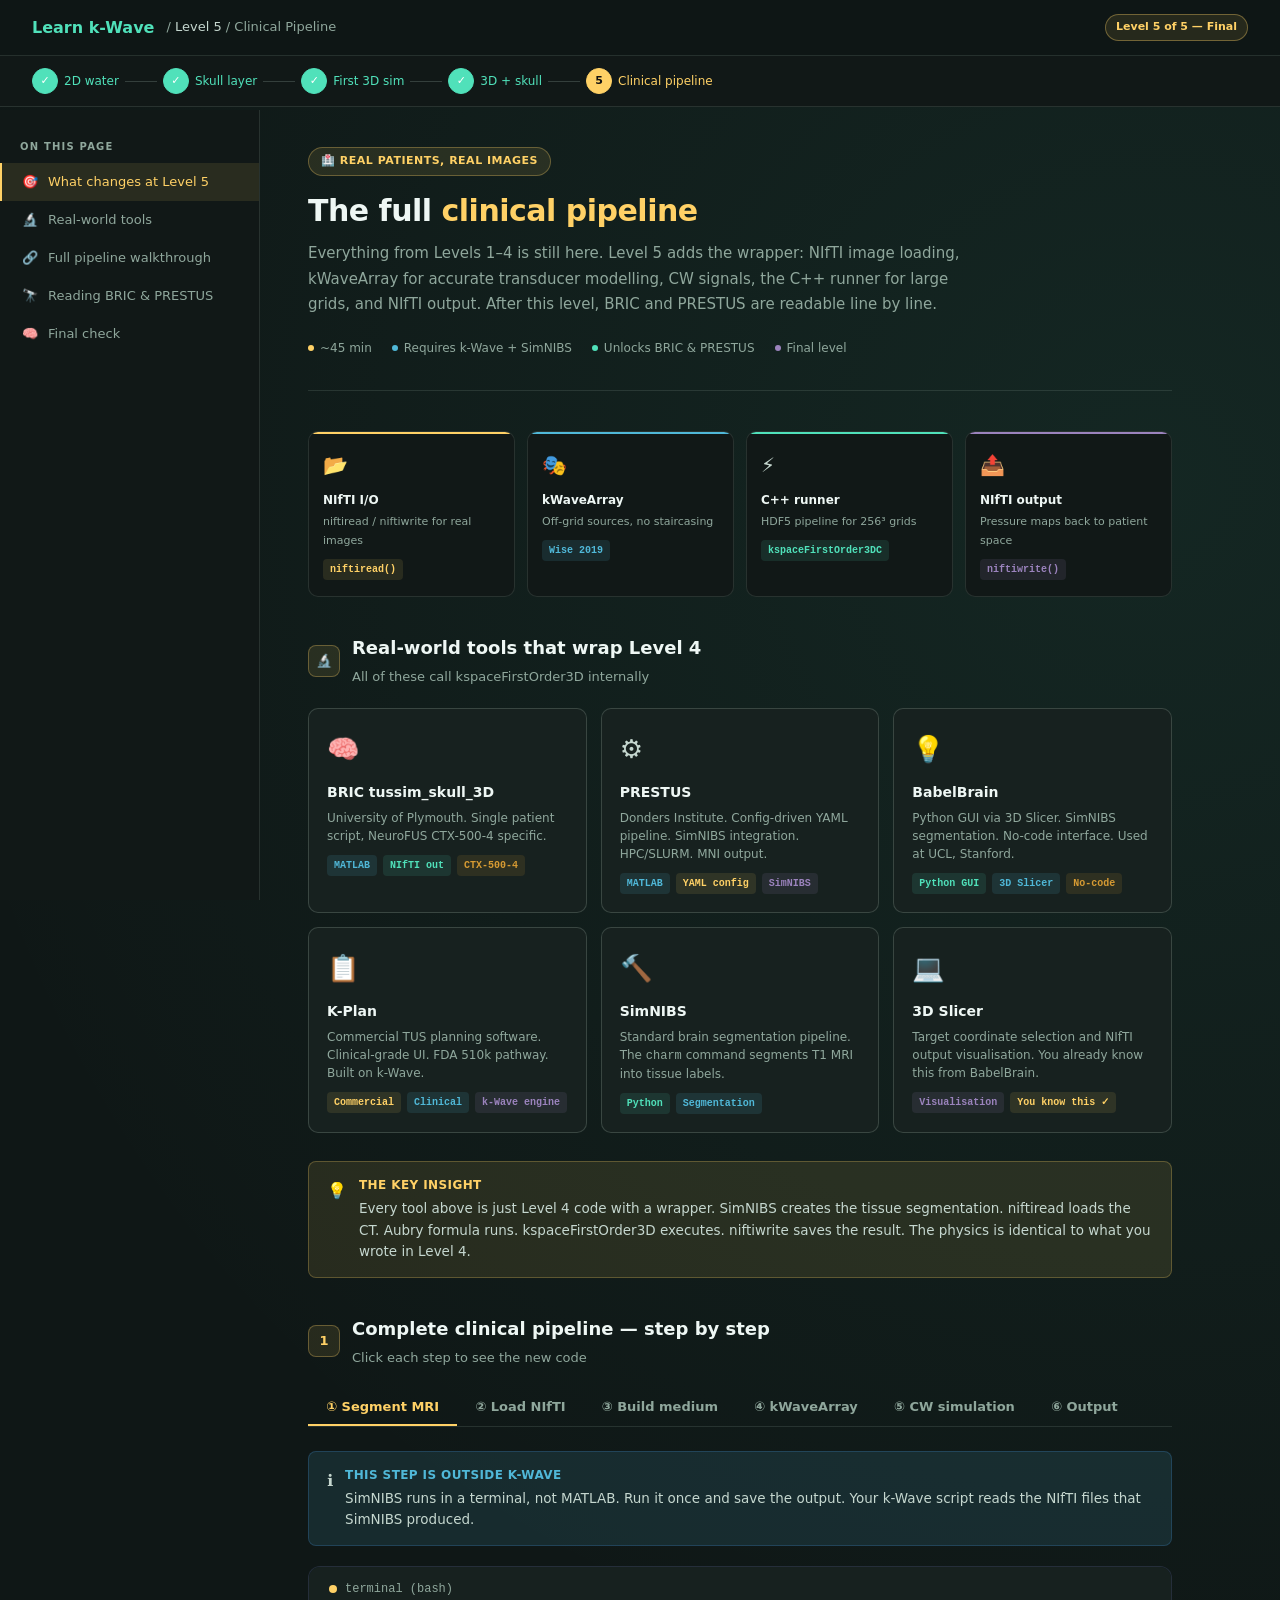
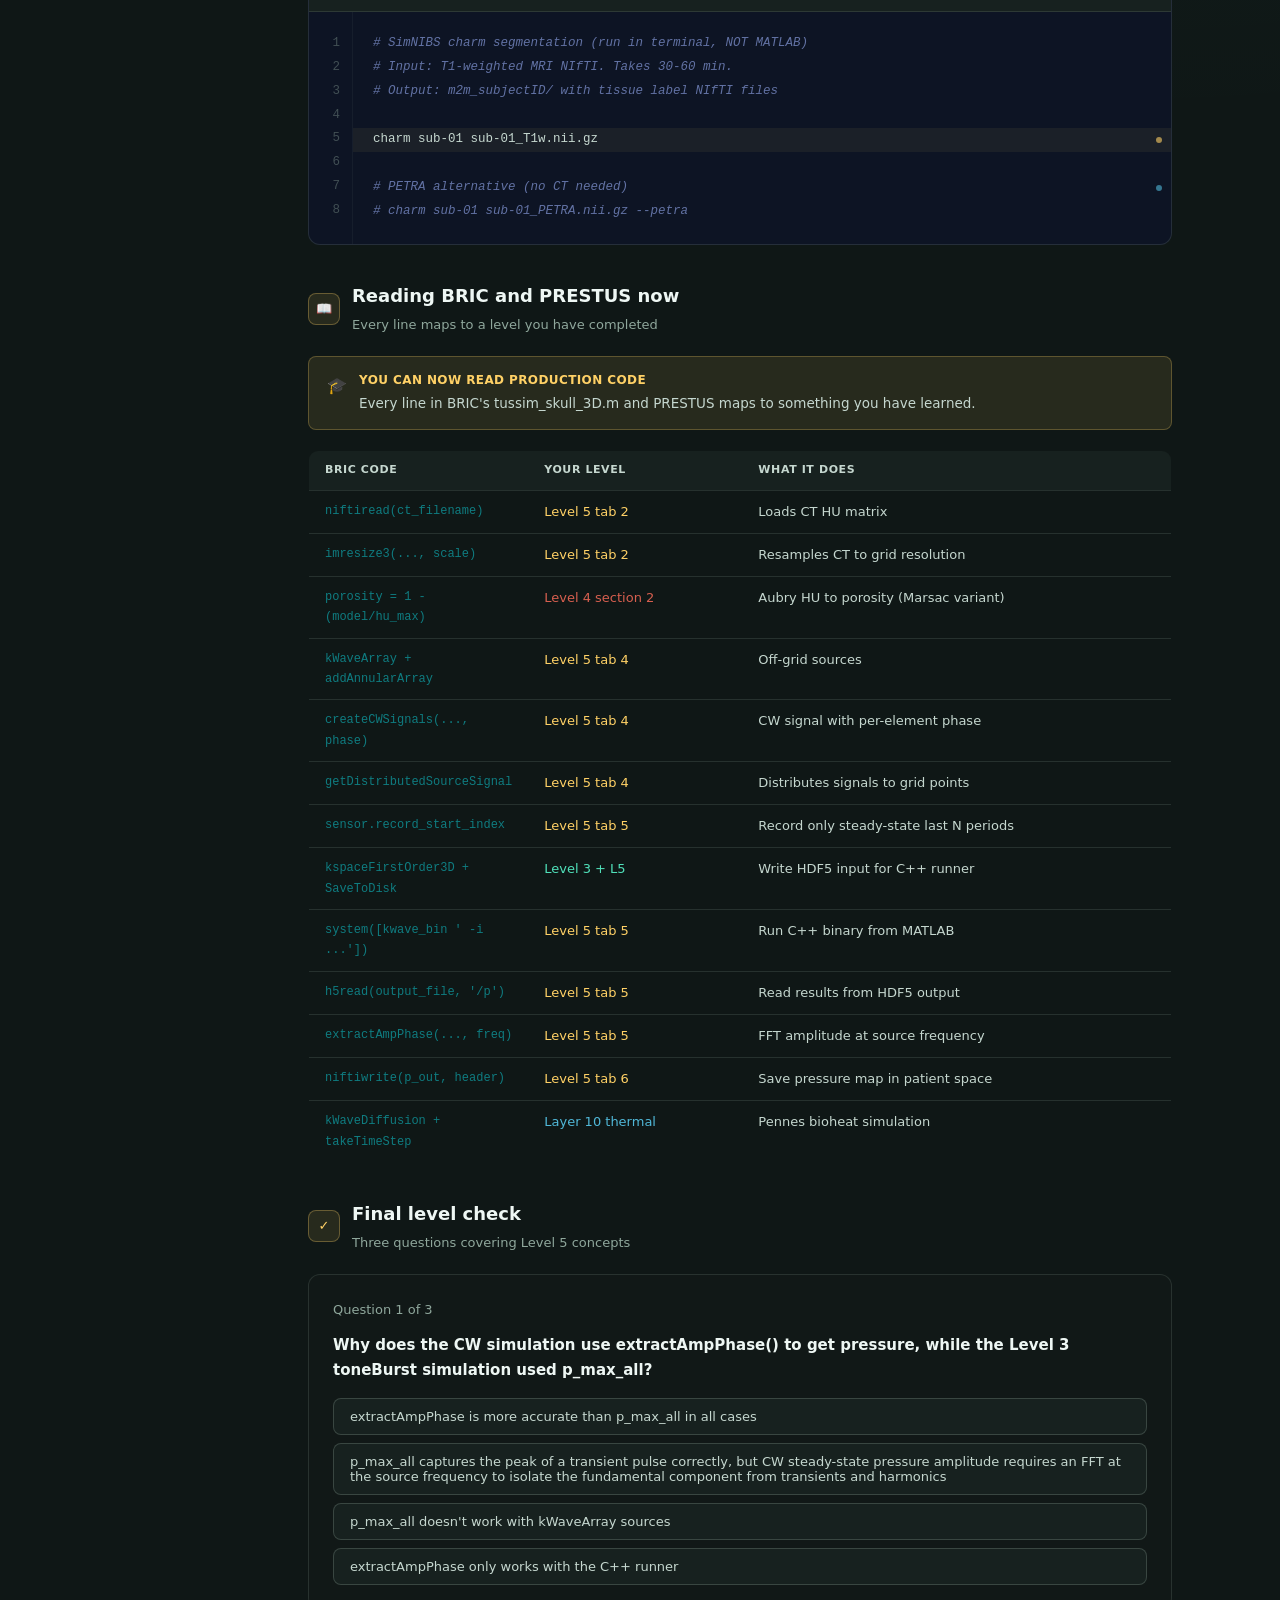
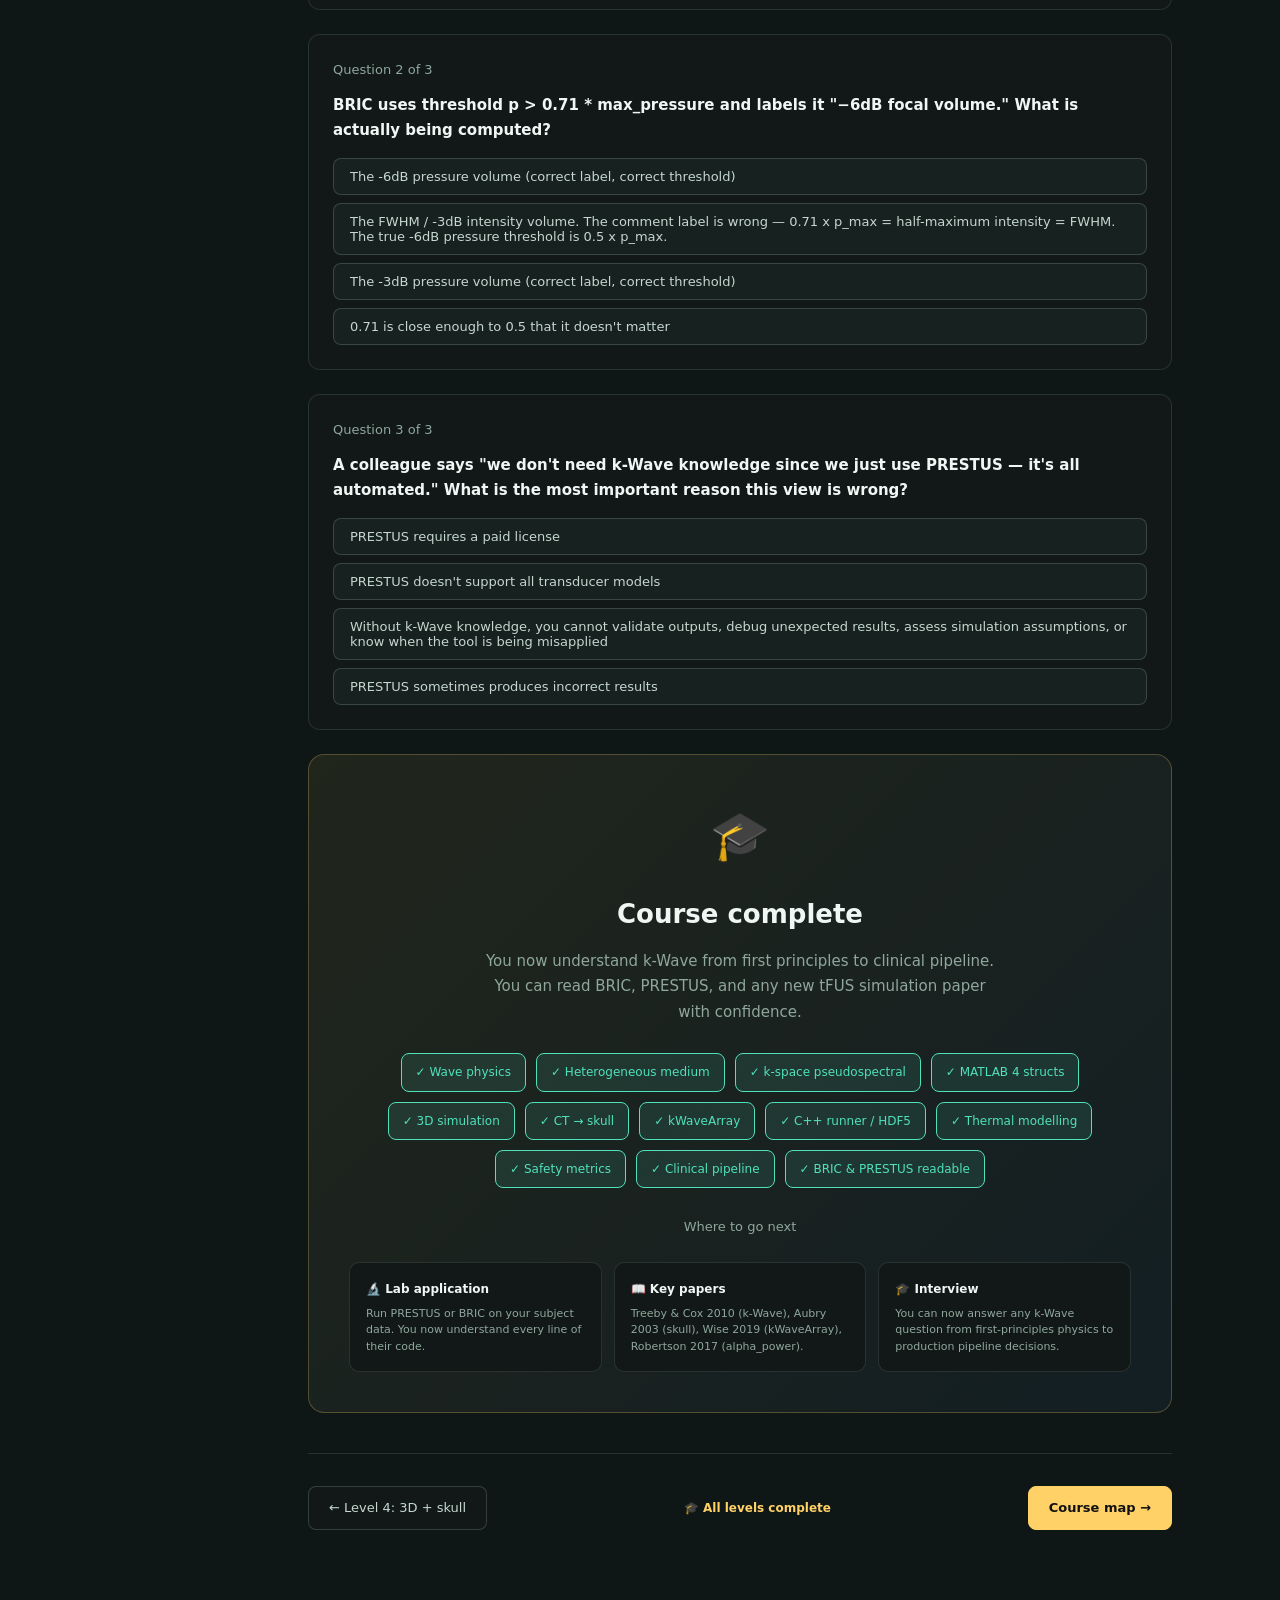
<file: level5_clinical_pipeline.html>
<!DOCTYPE html>
<html lang="en">
<head>
<meta charset="UTF-8">
<meta name="viewport" content="width=device-width, initial-scale=1.0">
<title>Level 5 — Clinical Pipeline | k-Wave Learning</title>
<style>
@import url('https://fonts.googleapis.com/css2?family=JetBrains+Mono:wght@400;500&family=Sora:wght@300;400;600;700&display=swap');
:root{
  --bg:#0a0e17;--surface:#111827;--surface2:#1a2235;--surface3:#1f2d45;
  --border:#1e2d45;--border2:#263450;
  --blue:#4da3ff;--blue-dim:rgba(77,163,255,0.12);
  --green:#3ecf8e;--green-dim:rgba(62,207,142,0.1);
  --amber:#f5a623;--amber-dim:rgba(245,166,35,0.1);
  --red:#ff6b6b;--red-dim:rgba(255,107,107,0.1);
  --purple:#a78bfa;--purple-dim:rgba(167,139,250,0.1);
  --teal:#38d9d9;--coral:#ff8c69;--coral-dim:rgba(255,140,105,0.1);
  --gold:#ffd166;--gold-dim:rgba(255,209,102,0.1);
  --text:#c8d6ef;--text-dim:#6b7fa3;--text-bright:#eaf2ff;
  --mono:"JetBrains Mono",monospace;--sans:"Sora",sans-serif;
}
*{box-sizing:border-box;margin:0;padding:0;}html{scroll-behavior:smooth;}
body{background:var(--bg);color:var(--text);font-family:var(--sans);font-size:15px;line-height:1.7;}
.topbar{position:sticky;top:0;z-index:100;background:rgba(10,14,23,0.96);backdrop-filter:blur(12px);border-bottom:1px solid var(--border);display:flex;align-items:center;justify-content:space-between;padding:0 32px;height:56px;}
.logo{font-weight:700;font-size:16px;color:var(--blue);}
.breadcrumb{color:var(--text-dim);font-size:13px;margin-left:12px;}
.breadcrumb span{color:var(--text);}
.level-badge{background:var(--gold-dim);border:1px solid rgba(255,209,102,0.35);color:var(--gold);font-size:11px;font-weight:600;padding:3px 10px;border-radius:20px;}
.progress-track{background:var(--surface);border-bottom:1px solid var(--border);padding:12px 32px;display:flex;gap:6px;align-items:center;overflow-x:auto;}
.progress-step{display:flex;align-items:center;gap:6px;white-space:nowrap;font-size:12px;color:var(--text-dim);}
.progress-step.active{color:var(--gold);}
.progress-step.done{color:var(--green);}
.step-dot{width:26px;height:26px;border-radius:50%;display:flex;align-items:center;justify-content:center;font-size:11px;font-weight:700;border:1.5px solid var(--border2);background:var(--surface);color:var(--text-dim);flex-shrink:0;}
.progress-step.active .step-dot{background:var(--gold);border-color:var(--gold);color:#111;}
.progress-step.done .step-dot{background:var(--green);border-color:var(--green);color:#fff;}
.step-connector{width:32px;height:1px;background:var(--border2);flex-shrink:0;}
.layout{display:grid;grid-template-columns:260px 1fr;min-height:calc(100vh - 110px);}
.sidebar{background:var(--surface);border-right:1px solid var(--border);padding:24px 0;position:sticky;top:110px;height:calc(100vh - 110px);overflow-y:auto;}
.sidebar-label{font-size:10px;font-weight:700;text-transform:uppercase;letter-spacing:1.2px;color:var(--text-dim);padding:4px 20px 8px;}
.sidebar-item{display:flex;align-items:center;gap:10px;padding:8px 20px;cursor:pointer;font-size:13px;color:var(--text-dim);transition:all 0.15s;border-left:2px solid transparent;}
.sidebar-item:hover{background:var(--surface2);color:var(--text);}
.sidebar-item.active{background:var(--gold-dim);border-left-color:var(--gold);color:var(--gold);}
.main{padding:40px 48px;max-width:960px;}
.hero{margin-bottom:40px;padding-bottom:32px;border-bottom:1px solid var(--border);}
.hero-tag{display:inline-flex;align-items:center;gap:6px;background:var(--gold-dim);border:1px solid rgba(255,209,102,0.3);color:var(--gold);font-size:11px;font-weight:600;padding:4px 12px;border-radius:20px;margin-bottom:16px;letter-spacing:0.5px;text-transform:uppercase;}
.hero h1{font-size:30px;font-weight:700;color:var(--text-bright);letter-spacing:-0.5px;line-height:1.25;margin-bottom:12px;}
.hero h1 em{color:var(--gold);font-style:normal;}
.hero-desc{color:var(--text-dim);font-size:15px;max-width:660px;}
.hero-meta{display:flex;gap:20px;margin-top:20px;flex-wrap:wrap;}
.meta-item{display:flex;align-items:center;gap:6px;font-size:12px;color:var(--text-dim);}
.meta-dot{width:6px;height:6px;border-radius:50%;}
.concept-strip{display:grid;grid-template-columns:repeat(4,1fr);gap:12px;margin-bottom:36px;}
.cc{background:var(--surface);border:1px solid var(--border);border-radius:10px;padding:16px 14px;position:relative;overflow:hidden;transition:all 0.2s;}
.cc::before{content:"";position:absolute;top:0;left:0;right:0;height:2px;}
.cc.cy::before{background:var(--gold);}
.cc.cb::before{background:var(--blue);}
.cc.cg::before{background:var(--green);}
.cc.cp::before{background:var(--purple);}
.cc:hover{border-color:var(--border2);transform:translateY(-1px);}
.cc-icon{font-size:20px;margin-bottom:8px;}
.cc-title{font-size:12px;font-weight:700;color:var(--text-bright);margin-bottom:3px;}
.cc-sub{font-size:11px;color:var(--text-dim);}
.cc-tag{margin-top:8px;display:inline-block;font-size:10px;font-weight:600;padding:2px 7px;border-radius:4px;font-family:var(--mono);}
.cy .cc-tag{background:var(--gold-dim);color:var(--gold);}
.cb .cc-tag{background:var(--blue-dim);color:var(--blue);}
.cg .cc-tag{background:var(--green-dim);color:var(--green);}
.cp .cc-tag{background:var(--purple-dim);color:var(--purple);}
.section-header{display:flex;align-items:center;gap:12px;margin-bottom:20px;}
.sh-num{width:32px;height:32px;border-radius:8px;background:var(--gold-dim);border:1px solid rgba(255,209,102,0.3);color:var(--gold);font-size:13px;font-weight:700;display:flex;align-items:center;justify-content:center;flex-shrink:0;}
.sh-title{font-size:18px;font-weight:700;color:var(--text-bright);}
.sh-sub{font-size:13px;color:var(--text-dim);margin-top:2px;}
.tool-grid{display:grid;grid-template-columns:repeat(3,1fr);gap:14px;margin:16px 0 28px;}
.tool-card{background:var(--surface2);border:1px solid var(--border2);border-radius:10px;padding:18px;transition:all 0.2s;}
.tool-card:hover{border-color:var(--border);transform:translateY(-1px);}
.tool-logo{font-size:26px;margin-bottom:10px;}
.tool-name{font-size:14px;font-weight:700;color:var(--text-bright);margin-bottom:4px;}
.tool-sub{font-size:12px;color:var(--text-dim);margin-bottom:10px;line-height:1.5;}
.tool-tags{display:flex;flex-wrap:wrap;gap:6px;}
.tool-tag{font-size:10px;font-weight:600;padding:2px 7px;border-radius:4px;font-family:var(--mono);}
.tt-blue{background:var(--blue-dim);color:var(--blue);}
.tt-green{background:var(--green-dim);color:var(--green);}
.tt-gold{background:var(--gold-dim);color:var(--gold);}
.tt-purple{background:var(--purple-dim);color:var(--purple);}
.tt-amber{background:var(--amber-dim);color:var(--amber);}
/* STEPPER */
.stepper{margin-bottom:36px;}
.step-tabs{display:flex;gap:0;border-bottom:1px solid var(--border);margin-bottom:24px;overflow-x:auto;}
.step-tab{padding:10px 18px;font-size:13px;font-weight:600;color:var(--text-dim);cursor:pointer;border-bottom:2px solid transparent;white-space:nowrap;transition:all 0.15s;background:none;border-top:none;border-left:none;border-right:none;font-family:var(--sans);}
.step-tab.active{color:var(--gold);border-bottom-color:var(--gold);}
.step-tab:hover{color:var(--text);}
.step-panel{display:none;}
.step-panel.active{display:block;}
/* CODE */
.code-section{margin-bottom:36px;}
.code-wrapper{background:#0d1424;border:1px solid var(--border);border-radius:12px;overflow:hidden;}
.code-topbar{display:flex;align-items:center;justify-content:space-between;padding:12px 20px;background:var(--surface2);border-bottom:1px solid var(--border);}
.code-filename{font-family:var(--mono);font-size:12px;color:var(--text-dim);display:flex;align-items:center;gap:8px;}
.code-filename::before{content:"";width:8px;height:8px;border-radius:50%;background:var(--gold);display:inline-block;}
.code-actions{display:flex;gap:8px;}
.code-btn{padding:4px 12px;border-radius:6px;border:1px solid var(--border2);background:transparent;color:var(--text-dim);font-size:11px;cursor:pointer;font-family:var(--sans);transition:all 0.15s;}
.code-btn:hover{background:var(--surface3);color:var(--text);}
.code-body{display:flex;}
.line-nums{padding:20px 12px;font-family:var(--mono);font-size:12.5px;line-height:1.9;color:var(--text-dim);text-align:right;border-right:1px solid var(--border);user-select:none;min-width:44px;opacity:0.4;}
.code-lines{flex:1;padding:20px 0;overflow-x:auto;}
.code-line{display:flex;align-items:stretch;min-height:24px;font-family:var(--mono);font-size:12.5px;line-height:1.9;}
.code-line:hover{background:rgba(255,255,255,0.03);}
.code-line.hl{background:rgba(255,209,102,0.06);}
.code-line-content{padding:0 20px;white-space:pre;flex:1;}
.ann-trigger{width:24px;flex-shrink:0;display:flex;align-items:center;justify-content:center;cursor:pointer;opacity:0;transition:opacity 0.15s;}
.code-line:hover .ann-trigger{opacity:1;}
.ann-trigger.has{opacity:0.6!important;}
.ann-trigger.has:hover{opacity:1!important;}
.ann-dot{width:6px;height:6px;border-radius:50%;}
.ann-blue{background:var(--blue);}.ann-gold{background:var(--gold);}.ann-green{background:var(--green);}.ann-amber{background:var(--amber);}.ann-purple{background:var(--purple);}
.annotation-panel{background:var(--surface2);border-left:3px solid var(--gold);border-radius:0 8px 8px 0;padding:14px 18px;margin:2px 0 2px 44px;font-size:13px;display:none;}
.annotation-panel.show{display:block;}
.annotation-panel.blue{border-left-color:var(--blue);}
.annotation-panel.green{border-left-color:var(--green);}
.annotation-panel.amber{border-left-color:var(--amber);}
.annotation-panel.purple{border-left-color:var(--purple);}
.ann-title{font-weight:700;color:var(--text-bright);margin-bottom:4px;font-size:12px;text-transform:uppercase;letter-spacing:0.5px;}
.ann-body{color:var(--text);line-height:1.6;}
.ann-body code{background:var(--surface3);padding:1px 6px;border-radius:3px;font-family:var(--mono);font-size:11px;color:var(--teal);}
.ann-formula{margin-top:8px;background:var(--surface3);border-radius:6px;padding:8px 12px;font-family:var(--mono);font-size:12px;color:var(--amber);}
/* CALLOUTS */
.callout{border-radius:8px;padding:14px 18px;margin-bottom:20px;font-size:13.5px;display:flex;gap:12px;align-items:flex-start;}
.callout.info{background:var(--blue-dim);border:1px solid rgba(77,163,255,0.2);}
.callout.warn{background:var(--amber-dim);border:1px solid rgba(245,166,35,0.2);}
.callout.tip{background:var(--green-dim);border:1px solid rgba(62,207,142,0.2);}
.callout.gold{background:var(--gold-dim);border:1px solid rgba(255,209,102,0.25);}
.callout-icon{font-size:16px;flex-shrink:0;margin-top:1px;}
.callout-text{line-height:1.6;}
.callout-text strong{display:block;margin-bottom:3px;font-size:12px;text-transform:uppercase;letter-spacing:0.4px;}
.callout.info .callout-text strong{color:var(--blue);}
.callout.warn .callout-text strong{color:var(--amber);}
.callout.tip .callout-text strong{color:var(--green);}
.callout.gold .callout-text strong{color:var(--gold);}
/* TABLES */
.compare-table{width:100%;border-collapse:collapse;border:1px solid var(--border);border-radius:10px;overflow:hidden;margin-bottom:24px;font-size:13px;}
.compare-table th{background:var(--surface2);padding:10px 16px;text-align:left;font-size:11px;font-weight:700;text-transform:uppercase;letter-spacing:0.6px;border-bottom:1px solid var(--border);}
.compare-table td{padding:10px 16px;border-bottom:1px solid var(--border);vertical-align:top;}
.compare-table tr:last-child td{border-bottom:none;}
.compare-table td:first-child{font-family:var(--mono);font-size:12px;color:var(--teal);width:200px;}
/* QUIZ */
.quiz-section{background:var(--surface);border:1px solid var(--border);border-radius:12px;padding:24px;margin-bottom:24px;}
.quiz-header{font-size:13px;color:var(--text-dim);margin-bottom:12px;}
.quiz-q{font-size:15px;font-weight:600;color:var(--text-bright);margin-bottom:14px;}
.quiz-options{display:flex;flex-direction:column;gap:8px;}
.quiz-opt{padding:10px 16px;border-radius:8px;border:1px solid var(--border2);background:var(--surface2);cursor:pointer;font-size:13px;color:var(--text);transition:all 0.15s;text-align:left;font-family:var(--sans);}
.quiz-opt:hover{border-color:var(--gold);color:var(--text-bright);}
.quiz-opt.correct{background:var(--green-dim);border-color:var(--green);color:var(--green);}
.quiz-opt.wrong{background:var(--red-dim);border-color:var(--red);color:var(--red);}
.quiz-explain{margin-top:14px;padding:12px 16px;background:var(--surface2);border-radius:8px;font-size:13px;line-height:1.6;display:none;}
.quiz-explain.show{display:block;}
.quiz-explain code{font-family:var(--mono);font-size:12px;background:var(--surface3);padding:1px 5px;border-radius:3px;color:var(--teal);}
/* COMPLETION */
.completion{background:linear-gradient(135deg,rgba(255,209,102,0.08),rgba(77,163,255,0.06));border:1px solid rgba(255,209,102,0.25);border-radius:16px;padding:40px;text-align:center;margin-bottom:40px;}
.completion h2{font-size:26px;font-weight:700;color:var(--text-bright);margin-bottom:12px;}
.completion p{color:var(--text-dim);max-width:520px;margin:0 auto 28px;}
.cert-badges{display:flex;justify-content:center;gap:10px;flex-wrap:wrap;margin-bottom:28px;}
.cert-badge{background:var(--surface2);border:1px solid var(--border2);border-radius:8px;padding:8px 14px;font-size:12px;color:var(--text-dim);}
.cert-badge.lit{border-color:var(--green);color:var(--green);background:var(--green-dim);}
.next-steps-grid{display:grid;grid-template-columns:repeat(3,1fr);gap:12px;}
.next-card{background:var(--surface);border:1px solid var(--border);border-radius:10px;padding:16px;text-align:left;}
.next-card-title{font-size:12px;font-weight:700;color:var(--text-bright);margin-bottom:6px;}
.next-card-sub{font-size:11px;color:var(--text-dim);line-height:1.5;}
.nav-footer{display:flex;justify-content:space-between;align-items:center;padding:32px 0;border-top:1px solid var(--border);margin-top:16px;}
.nav-btn{display:flex;align-items:center;gap:8px;padding:10px 20px;border-radius:8px;border:1px solid var(--border2);background:var(--surface);color:var(--text);cursor:pointer;font-family:var(--sans);font-size:13px;text-decoration:none;transition:all 0.15s;}
.nav-btn:hover{border-color:var(--gold);color:var(--gold);}
.nav-btn.primary{background:var(--gold);border-color:var(--gold);color:#111;font-weight:700;}
.nav-btn.primary:hover{background:#e6ba00;}
.kw{color:#ff79c6;}.fn{color:#bd93f9;}.num{color:#f1fa8c;}.str{color:#f1fa8c;}.cmt{color:#6272a4;font-style:italic;}.var{color:#8be9fd;}.op{color:#ff79c6;}
section[id]{scroll-margin-top:130px;}

/* Blend this standalone page with the main Learn k-Wave site. */
:root{
  --bg:#0f1716;--surface:#111817;--surface2:#17211f;--surface3:#1c2c2a;
  --border:rgba(143,167,156,0.18);--border2:rgba(143,167,156,0.28);
  --blue:#50b8d8;--blue-dim:rgba(80,184,216,0.12);
  --green:#50e1ba;--green-dim:rgba(80,225,186,0.11);
  --amber:#d79b33;--amber-dim:rgba(215,155,51,0.12);
  --red:#d75f4f;--red-dim:rgba(215,95,79,0.12);
  --purple:#9b83bd;--purple-dim:rgba(155,131,189,0.12);
  --teal:#0f7c80;--coral:#d75f4f;--coral-dim:rgba(215,95,79,0.12);
  --text:#c5d7cf;--text-dim:#8fa79c;--text-bright:#eef7f4;
  --mono:"SFMono-Regular",Consolas,"Liberation Mono",monospace;
  --sans:Inter,ui-sans-serif,system-ui,-apple-system,BlinkMacSystemFont,"Segoe UI",sans-serif;
}
body{background:radial-gradient(circle at 90% 10%,rgba(80,225,186,0.08),transparent 28%),var(--bg);}
.topbar{background:rgba(15,23,22,0.95);}
.logo{color:var(--green);font-weight:800;text-decoration:none;}
</style>
</head>
<body>

<div class="topbar">
  <div style="display:flex;align-items:center;">
    <a class="logo" href="index.html">Learn k-Wave</a>
    <div class="breadcrumb">/ <span>Level 5</span> / Clinical Pipeline</div>
  </div>
  <div class="level-badge">Level 5 of 5 — Final</div>
</div>

<div class="progress-track">
  <div class="progress-step done" onclick="location.href='index.html#layer1'" style="cursor:pointer"><div class="step-dot">&#10003;</div><span>2D water</span></div>
  <div class="step-connector"></div>
  <div class="progress-step done" onclick="location.href='index.html#layer2'" style="cursor:pointer"><div class="step-dot">&#10003;</div><span>Skull layer</span></div>
  <div class="step-connector"></div>
  <div class="progress-step done" onclick="location.href='level3_3d_simulation.html'" style="cursor:pointer"><div class="step-dot">&#10003;</div><span>First 3D sim</span></div>
  <div class="step-connector"></div>
  <div class="progress-step done" onclick="location.href='level4_3d_skull.html'" style="cursor:pointer"><div class="step-dot">&#10003;</div><span>3D + skull</span></div>
  <div class="step-connector"></div>
  <div class="progress-step active"><div class="step-dot">5</div><span>Clinical pipeline</span></div>
</div>

<div class="layout">

<nav class="sidebar">
  <div class="sidebar-section">
    <div class="sidebar-label">On this page</div>
    <div class="sidebar-item active" onclick="goTo('intro')"><span class="si-icon">&#127919;</span> What changes at Level 5</div>
    <div class="sidebar-item" onclick="goTo('tools')"><span class="si-icon">&#128300;</span> Real-world tools</div>
    <div class="sidebar-item" onclick="goTo('pipeline')"><span class="si-icon">&#128279;</span> Full pipeline walkthrough</div>
    <div class="sidebar-item" onclick="goTo('bric')"><span class="si-icon">&#128301;</span> Reading BRIC &amp; PRESTUS</div>
    <div class="sidebar-item" onclick="goTo('quiz')"><span class="si-icon">&#129504;</span> Final check</div>
  </div>
</nav>

<main class="main">

<div class="hero" id="intro">
  <div class="hero-tag">&#127973; real patients, real images</div>
  <h1>The full <em>clinical pipeline</em></h1>
  <p class="hero-desc">Everything from Levels 1&#8211;4 is still here. Level 5 adds the wrapper: NIfTI image loading, kWaveArray for accurate transducer modelling, CW signals, the C++ runner for large grids, and NIfTI output. After this level, BRIC and PRESTUS are readable line by line.</p>
  <div class="hero-meta">
    <div class="meta-item"><div class="meta-dot" style="background:var(--gold)"></div>~45 min</div>
    <div class="meta-item"><div class="meta-dot" style="background:var(--blue)"></div>Requires k-Wave + SimNIBS</div>
    <div class="meta-item"><div class="meta-dot" style="background:var(--green)"></div>Unlocks BRIC &amp; PRESTUS</div>
    <div class="meta-item"><div class="meta-dot" style="background:var(--purple)"></div>Final level</div>
  </div>
</div>

<div class="concept-strip">
  <div class="cc cy">
    <div class="cc-icon">&#128194;</div>
    <div class="cc-title">NIfTI I/O</div>
    <div class="cc-sub">niftiread / niftiwrite for real images</div>
    <div class="cc-tag">niftiread()</div>
  </div>
  <div class="cc cb">
    <div class="cc-icon">&#127917;</div>
    <div class="cc-title">kWaveArray</div>
    <div class="cc-sub">Off-grid sources, no staircasing</div>
    <div class="cc-tag">Wise 2019</div>
  </div>
  <div class="cc cg">
    <div class="cc-icon">&#9889;</div>
    <div class="cc-title">C++ runner</div>
    <div class="cc-sub">HDF5 pipeline for 256&#179; grids</div>
    <div class="cc-tag">kspaceFirstOrder3DC</div>
  </div>
  <div class="cc cp">
    <div class="cc-icon">&#128228;</div>
    <div class="cc-title">NIfTI output</div>
    <div class="cc-sub">Pressure maps back to patient space</div>
    <div class="cc-tag">niftiwrite()</div>
  </div>
</div>

<section id="tools" class="code-section">
  <div class="section-header">
    <div class="sh-num">&#128300;</div>
    <div>
      <div class="sh-title">Real-world tools that wrap Level 4</div>
      <div class="sh-sub">All of these call kspaceFirstOrder3D internally</div>
    </div>
  </div>
  <div class="tool-grid">
    <div class="tool-card">
      <div class="tool-logo">&#129504;</div>
      <div class="tool-name">BRIC tussim_skull_3D</div>
      <div class="tool-sub">University of Plymouth. Single patient script, NeuroFUS CTX-500-4 specific.</div>
      <div class="tool-tags"><span class="tool-tag tt-blue">MATLAB</span><span class="tool-tag tt-green">NIfTI out</span><span class="tool-tag tt-amber">CTX-500-4</span></div>
    </div>
    <div class="tool-card">
      <div class="tool-logo">&#9881;</div>
      <div class="tool-name">PRESTUS</div>
      <div class="tool-sub">Donders Institute. Config-driven YAML pipeline. SimNIBS integration. HPC/SLURM. MNI output.</div>
      <div class="tool-tags"><span class="tool-tag tt-blue">MATLAB</span><span class="tool-tag tt-gold">YAML config</span><span class="tool-tag tt-purple">SimNIBS</span></div>
    </div>
    <div class="tool-card">
      <div class="tool-logo">&#128161;</div>
      <div class="tool-name">BabelBrain</div>
      <div class="tool-sub">Python GUI via 3D Slicer. SimNIBS segmentation. No-code interface. Used at UCL, Stanford.</div>
      <div class="tool-tags"><span class="tool-tag tt-green">Python GUI</span><span class="tool-tag tt-blue">3D Slicer</span><span class="tool-tag tt-amber">No-code</span></div>
    </div>
    <div class="tool-card">
      <div class="tool-logo">&#128203;</div>
      <div class="tool-name">K-Plan</div>
      <div class="tool-sub">Commercial TUS planning software. Clinical-grade UI. FDA 510k pathway. Built on k-Wave.</div>
      <div class="tool-tags"><span class="tool-tag tt-gold">Commercial</span><span class="tool-tag tt-blue">Clinical</span><span class="tool-tag tt-purple">k-Wave engine</span></div>
    </div>
    <div class="tool-card">
      <div class="tool-logo">&#128296;</div>
      <div class="tool-name">SimNIBS</div>
      <div class="tool-sub">Standard brain segmentation pipeline. The <code>charm</code> command segments T1 MRI into tissue labels.</div>
      <div class="tool-tags"><span class="tool-tag tt-green">Python</span><span class="tool-tag tt-blue">Segmentation</span></div>
    </div>
    <div class="tool-card">
      <div class="tool-logo">&#128187;</div>
      <div class="tool-name">3D Slicer</div>
      <div class="tool-sub">Target coordinate selection and NIfTI output visualisation. You already know this from BabelBrain.</div>
      <div class="tool-tags"><span class="tool-tag tt-purple">Visualisation</span><span class="tool-tag tt-gold">You know this &#10003;</span></div>
    </div>
  </div>
  <div class="callout gold">
    <div class="callout-icon">&#128161;</div>
    <div class="callout-text">
      <strong>The key insight</strong>
      Every tool above is just Level 4 code with a wrapper. SimNIBS creates the tissue segmentation. niftiread loads the CT. Aubry formula runs. kspaceFirstOrder3D executes. niftiwrite saves the result. The physics is identical to what you wrote in Level 4.
    </div>
  </div>
</section>

<section id="pipeline" class="code-section">
  <div class="section-header">
    <div class="sh-num">1</div>
    <div>
      <div class="sh-title">Complete clinical pipeline &#8212; step by step</div>
      <div class="sh-sub">Click each step to see the new code</div>
    </div>
  </div>

  <div class="stepper">
    <div class="step-tabs">
      <button class="step-tab active" onclick="switchTab(this,'tab1')">&#9312; Segment MRI</button>
      <button class="step-tab" onclick="switchTab(this,'tab2')">&#9313; Load NIfTI</button>
      <button class="step-tab" onclick="switchTab(this,'tab3')">&#9314; Build medium</button>
      <button class="step-tab" onclick="switchTab(this,'tab4')">&#9315; kWaveArray</button>
      <button class="step-tab" onclick="switchTab(this,'tab5')">&#9316; CW simulation</button>
      <button class="step-tab" onclick="switchTab(this,'tab6')">&#9317; Output</button>
    </div>
    <div class="step-panel active" id="tab1">
      <div class="callout info"><div class="callout-icon">&#8505;&#65039;</div><div class="callout-text"><strong>This step is outside k-Wave</strong>SimNIBS runs in a terminal, not MATLAB. Run it once and save the output. Your k-Wave script reads the NIfTI files that SimNIBS produced.</div></div>
      <div class="code-wrapper">
        <div class="code-topbar"><div class="code-filename">terminal (bash)</div><div class="code-actions"></div></div>
        <div class="code-body" id="tab1c">
          <div class="line-nums">1<br>2<br>3<br>4<br>5<br>6<br>7<br>8</div>
          <div class="code-lines">
        <div class="code-line"><div class="code-line-content"><span class="cmt"># SimNIBS charm segmentation (run in terminal, NOT MATLAB)</span></div><div class="ann-trigger"></div></div>
        <div class="code-line"><div class="code-line-content"><span class="cmt"># Input: T1-weighted MRI NIfTI. Takes 30-60 min.</span></div><div class="ann-trigger"></div></div>
        <div class="code-line"><div class="code-line-content"><span class="cmt"># Output: m2m_subjectID/ with tissue label NIfTI files</span></div><div class="ann-trigger"></div></div>
        <div class="code-line"><div class="code-line-content"></div><div class="ann-trigger"></div></div>
        <div class="code-line hl"><div class="code-line-content">charm sub-01 sub-01_T1w.nii.gz</div><div class="ann-trigger has" onclick="tog('at1')"><div class="ann-dot ann-gold"></div></div></div>
        <div class="annotation-panel" id="at1"><div class="ann-title">What charm produces</div><div class="ann-body">Outputs tissue label NIfTI files: WM, GM, CSF, skull, skin, air. Each voxel gets a label 0-5. PRESTUS reads these and assigns IT'IS acoustic properties. k-Wave itself never sees labels — only the final c, rho, alpha matrices.</div></div>
        <div class="code-line"><div class="code-line-content"></div><div class="ann-trigger"></div></div>
        <div class="code-line"><div class="code-line-content"><span class="cmt"># PETRA alternative (no CT needed)</span></div><div class="ann-trigger has" onclick="tog('at2')"><div class="ann-dot ann-blue"></div></div></div>
        <div class="annotation-panel" id="at2"><div class="ann-title">PETRA — pseudo-CT from MRI</div><div class="ann-body">PETRA is a Siemens UTE MRI sequence (TE~0.07ms) that makes bone visible. The UCL pipeline converts PETRA intensity to pseudo-HU then runs the same Aubry formula. Limitation: signal dropout in thick bone. Research use only, not clinical standard.</div></div>
        <div class="code-line"><div class="code-line-content"><span class="cmt"># charm sub-01 sub-01_PETRA.nii.gz --petra</span></div><div class="ann-trigger"></div></div>
          </div>
        </div>
      </div>
    </div>
    <div class="step-panel" id="tab2">
      <div class="code-wrapper">
        <div class="code-topbar"><div class="code-filename">load_images.m</div><div class="code-actions"><button class="code-btn" onclick="copyCode('tab2c')">Copy</button></div></div>
        <div class="code-body" id="tab2c">
          <div class="line-nums">1<br>2<br>3<br>4<br>5<br>6<br>7<br>8<br>9<br>10<br>11<br>12<br>13<br>14<br>15</div>
          <div class="code-lines">
        <div class="code-line"><div class="code-line-content"><span class="cmt">% Load CT and T1 MRI as plain numerical matrices</span></div><div class="ann-trigger"></div></div>
        <div class="code-line hl"><div class="code-line-content"><span class="var">ct_img</span> <span class="op">=</span> <span class="fn">niftiread</span>(<span class="str">'sub-01_pct.nii'</span>);  <span class="cmt">% HU matrix</span></div><div class="ann-trigger has" onclick="tog('ani1')"><div class="ann-dot ann-gold"></div></div></div>
        <div class="annotation-panel" id="ani1"><div class="ann-title">niftiread — returns raw matrix</div><div class="ann-body"><code>niftiread</code> returns a plain MATLAB numerical matrix (int16 or double). For CT, values are Hounsfield Units typically -1000 to +3000. Pass this directly into the Aubry formula — same as your synthetic HU_map from Level 4.</div></div>
        <div class="code-line hl"><div class="code-line-content"><span class="var">t1_img</span> <span class="op">=</span> <span class="fn">niftiread</span>(<span class="str">'sub-01_T1w.nii'</span>);  <span class="cmt">% anatomy overlay</span></div><div class="ann-trigger has" onclick="tog('ani2')"><div class="ann-dot ann-blue"></div></div></div>
        <div class="annotation-panel blue" id="ani2"><div class="ann-title">T1 MRI — used for visualisation, not physics</div><div class="ann-body">The T1 MRI is used for: (1) overlaying pressure maps onto anatomy in 3D Slicer; (2) defining target coordinates. It does NOT set acoustic properties. Brain acoustic properties come from SimNIBS tissue labels + IT'IS lookup, not MRI intensity.</div></div>
        <div class="code-line"><div class="code-line-content"><span class="var">header</span> <span class="op">=</span> <span class="fn">niftiinfo</span>(<span class="str">'sub-01_pct.nii'</span>);  <span class="cmt">% voxel size</span></div><div class="ann-trigger has" onclick="tog('ani3')"><div class="ann-dot ann-amber"></div></div></div>
        <div class="annotation-panel amber" id="ani3"><div class="ann-title">niftiinfo — metadata you need</div><div class="ann-body"><code>header.PixelDimensions</code> gives voxel size in mm. Real CT is typically 1x1x1mm isotropic. You need this to compute scale_factor = CT_voxel_size / sim_dx, for resampling CT to match your simulation grid.</div></div>
        <div class="code-line"><div class="code-line-content"></div><div class="ann-trigger"></div></div>
        <div class="code-line"><div class="code-line-content"><span class="cmt">% Resample CT to simulation grid resolution</span></div><div class="ann-trigger"></div></div>
        <div class="code-line"><div class="code-line-content"><span class="var">dx_sim</span> <span class="op">=</span> <span class="num">0.5e-3</span>;            <span class="cmt">% sim grid spacing [m]</span></div><div class="ann-trigger"></div></div>
        <div class="code-line"><div class="code-line-content"><span class="var">scale</span> <span class="op">=</span> <span class="var">header</span>.<span class="var">PixelDimensions</span> <span class="op">/</span> (<span class="var">dx_sim</span><span class="op">*</span><span class="num">1e3</span>);</div><div class="ann-trigger has" onclick="tog('ani7')"><div class="ann-dot ann-gold"></div></div></div>
        <div class="annotation-panel" id="ani7"><div class="ann-title">Scale factor — CT to sim resolution</div><div class="ann-body">CT is typically 1mm/voxel. Sim grid is 0.5mm/voxel. scale = 1/0.5 = 2. After resampling, ct_img has 2x more voxels per mm, matching your simulation grid.</div><div class="ann-formula">scale = CT_voxel_mm / sim_dx_mm  (e.g. 1.0 / 0.5 = 2.0)</div></div>
        <div class="code-line hl"><div class="code-line-content"><span class="var">ct_img</span> <span class="op">=</span> <span class="fn">imresize3</span>(<span class="var">ct_img</span>, <span class="str">'cubic'</span>, <span class="str">'Scale'</span>, <span class="var">scale</span>);</div><div class="ann-trigger has" onclick="tog('ani8')"><div class="ann-dot ann-blue"></div></div></div>
        <div class="annotation-panel blue" id="ani8"><div class="ann-title">imresize3 — 3D resampling</div><div class="ann-body">Resamples the 3D CT matrix. Use 'cubic' for smooth HU interpolation. After this, ct_img has the same voxel size as your simulation grid. Pass it straight into the Aubry formula as HU_map — identical to Level 4.</div></div>
        <div class="code-line"><div class="code-line-content"></div><div class="ann-trigger"></div></div>
        <div class="code-line"><div class="code-line-content"><span class="cmt">% Transducer and focus positions (from 3D Slicer fiducials)</span></div><div class="ann-trigger"></div></div>
        <div class="code-line"><div class="code-line-content"><span class="var">focus_coords</span> <span class="op">=</span> <span class="fn">round</span>([<span class="num">99</span>, <span class="num">161</span>, <span class="num">202</span>] <span class="op">.*</span> <span class="var">scale</span>);</div><div class="ann-trigger has" onclick="tog('ani11')"><div class="ann-dot ann-amber"></div></div></div>
        <div class="annotation-panel amber" id="ani11"><div class="ann-title">Coordinates from 3D Slicer</div><div class="ann-body">Place a fiducial marker in 3D Slicer at your brain target. Slicer gives voxel coordinates in CT image space. Multiply by scale to get sim grid indices. Add 1 if Slicer uses 0-indexing (MATLAB indexing starts from 1).</div></div>
        <div class="code-line"><div class="code-line-content"><span class="var">bowl_coords</span> <span class="op">=</span> <span class="fn">round</span>([<span class="num">90</span>, <span class="num">193</span>, <span class="num">262</span>] <span class="op">.*</span> <span class="var">scale</span>);</div><div class="ann-trigger"></div></div>
          </div>
        </div>
      </div>
    </div>
    <div class="step-panel" id="tab3">
      <div class="callout tip"><div class="callout-icon">&#9989;</div><div class="callout-text"><strong>Identical to Level 4</strong>Once ct_img is loaded and resampled, you run the Aubry formula exactly as in Level 4. The only addition is extracting a 256&#179; subgrid centred between the transducer and focus.</div></div>
      <div class="code-wrapper">
        <div class="code-topbar"><div class="code-filename">medium_from_ct.m</div><div class="code-actions"><button class="code-btn" onclick="copyCode('tab3c')">Copy</button></div></div>
        <div class="code-body" id="tab3c">
          <div class="line-nums">1<br>2<br>3<br>4<br>5<br>6<br>7<br>8<br>9<br>10<br>11<br>12<br>13<br>14<br>15<br>16<br>17</div>
          <div class="code-lines">
        <div class="code-line"><div class="code-line-content"><span class="cmt">% Crop 256^3 subgrid centred on midpoint between bowl and focus</span></div><div class="ann-trigger"></div></div>
        <div class="code-line"><div class="code-line-content"><span class="var">midpoint</span> <span class="op">=</span> <span class="fn">round</span>((<span class="var">bowl_coords</span> <span class="op">+</span> <span class="var">focus_coords</span>) <span class="op">/</span> <span class="num">2</span>);</div><div class="ann-trigger has" onclick="tog('am2')"><div class="ann-dot ann-gold"></div></div></div>
        <div class="annotation-panel" id="am2"><div class="ann-title">Why 256^3 centred on midpoint?</div><div class="ann-body">The sim grid only needs to contain the transducer, skull, and target — not the entire head. Centring on the midpoint guarantees both are inside the grid with PML margin. 256 points at 0.5mm = 128mm — large enough for most tFUS geometries.</div><div class="ann-formula">grid_span = 256 * dx = 256 * 0.5mm = 128mm</div></div>
        <div class="code-line"><div class="code-line-content"><span class="var">half</span> <span class="op">=</span> <span class="num">128</span>;  <span class="cmt">% 256/2 = 128 grid points each side</span></div><div class="ann-trigger"></div></div>
        <div class="code-line"><div class="code-line-content"><span class="var">HU_map</span> <span class="op">=</span> <span class="var">ct_img</span>(<span class="var">midpoint</span>(<span class="num">1</span>)<span class="op">-</span><span class="var">half</span><span class="op">+</span><span class="num">1</span>:<span class="var">midpoint</span>(<span class="num">1</span>)<span class="op">+</span><span class="var">half</span>, ...</div><div class="ann-trigger"></div></div>
        <div class="code-line"><div class="code-line-content">           <span class="var">midpoint</span>(<span class="num">2</span>)<span class="op">-</span><span class="var">half</span><span class="op">+</span><span class="num">1</span>:<span class="var">midpoint</span>(<span class="num">2</span>)<span class="op">+</span><span class="var">half</span>, ...</div><div class="ann-trigger"></div></div>
        <div class="code-line"><div class="code-line-content">           <span class="var">midpoint</span>(<span class="num">3</span>)<span class="op">-</span><span class="var">half</span><span class="op">+</span><span class="num">1</span>:<span class="var">midpoint</span>(<span class="num">3</span>)<span class="op">+</span><span class="var">half</span>);</div><div class="ann-trigger"></div></div>
        <div class="code-line"><div class="code-line-content"></div><div class="ann-trigger"></div></div>
        <div class="code-line"><div class="code-line-content"><span class="cmt">% From here: identical to Level 4 Aubry formula</span></div><div class="ann-trigger has" onclick="tog('am8')"><div class="ann-dot ann-green"></div></div></div>
        <div class="annotation-panel green" id="am8"><div class="ann-title">Same code as Level 4 from here</div><div class="ann-body">Once you have HU_map (whether from real CT or synthetic), the Aubry conversion is identical. This is the pedagogical point: Level 4 applies directly to real patient data. The only difference at Level 5 is how HU_map was created.</div></div>
        <div class="code-line"><div class="code-line-content"><span class="var">porosity</span>           <span class="op">=</span> <span class="num">1</span> <span class="op">-</span> (<span class="var">HU_map</span> <span class="op">/</span> <span class="num">1000</span>);</div><div class="ann-trigger"></div></div>
        <div class="code-line"><div class="code-line-content"><span class="var">medium</span>.<span class="var">sound_speed</span>   <span class="op">=</span> <span class="num">2900</span> <span class="op">-</span> <span class="num">1480</span> <span class="op">.*</span> <span class="var">porosity</span>;</div><div class="ann-trigger"></div></div>
        <div class="code-line"><div class="code-line-content"><span class="var">medium</span>.<span class="var">density</span>       <span class="op">=</span> <span class="num">1900</span> <span class="op">-</span> <span class="num">900</span> <span class="op">.*</span> <span class="var">porosity</span>;</div><div class="ann-trigger"></div></div>
        <div class="code-line"><div class="code-line-content"><span class="var">medium</span>.<span class="var">alpha_coeff</span>   <span class="op">=</span> <span class="num">13.3</span> <span class="op">.*</span> <span class="var">porosity</span> <span class="op">+</span> <span class="num">0.17</span>;</div><div class="ann-trigger"></div></div>
        <div class="code-line"><div class="code-line-content"><span class="var">medium</span>.<span class="var">alpha_power</span>   <span class="op">=</span> <span class="num">2.0</span>;</div><div class="ann-trigger"></div></div>
        <div class="code-line"><div class="code-line-content"></div><div class="ann-trigger"></div></div>
        <div class="code-line"><div class="code-line-content"><span class="var">brain_mask</span>                 <span class="op">=</span> (<span class="var">HU_map</span> <span class="op">==</span> <span class="num">0</span>);</div><div class="ann-trigger"></div></div>
        <div class="code-line"><div class="code-line-content"><span class="var">medium</span>.<span class="var">sound_speed</span>(<span class="var">brain_mask</span>) <span class="op">=</span> <span class="num">1560</span>;</div><div class="ann-trigger"></div></div>
        <div class="code-line"><div class="code-line-content"><span class="var">medium</span>.<span class="var">density</span>(<span class="var">brain_mask</span>)     <span class="op">=</span> <span class="num">1046</span>;</div><div class="ann-trigger"></div></div>
        <div class="code-line"><div class="code-line-content"><span class="var">medium</span>.<span class="var">alpha_coeff</span>(<span class="var">brain_mask</span>)  <span class="op">=</span> <span class="num">0.6</span>;</div><div class="ann-trigger"></div></div>
        <div class="code-line"><div class="code-line-content"><span class="var">medium</span>.<span class="var">sound_speed_ref</span>          <span class="op">=</span> <span class="num">2900</span>;  <span class="cmt">% c_max</span></div><div class="ann-trigger"></div></div>
          </div>
        </div>
      </div>
    </div>
    <div class="step-panel" id="tab4">
      <div class="callout warn"><div class="callout-icon">&#9888;&#65039;</div><div class="callout-text"><strong>This replaces makeBowl from Level 3</strong>kWaveArray uses off-grid sources (Wise 2019) which eliminates staircasing. For a multi-element transducer, kWaveArray is mandatory — makeBowl cannot represent per-element phase delays needed for aberration correction.</div></div>
      <div class="code-wrapper">
        <div class="code-topbar"><div class="code-filename">kWaveArray_transducer.m</div><div class="code-actions"><button class="code-btn" onclick="copyCode('tab4c')">Copy</button></div></div>
        <div class="code-body" id="tab4c">
          <div class="line-nums">1<br>2<br>3<br>4<br>5<br>6<br>7<br>8<br>9<br>10<br>11<br>12<br>13<br>14<br>15<br>16<br>17<br>18<br>19<br>20<br>21<br>22</div>
          <div class="code-lines">
        <div class="code-line"><div class="code-line-content"><span class="cmt">% Convert grid indices to physical positions [m]</span></div><div class="ann-trigger"></div></div>
        <div class="code-line"><div class="code-line-content"><span class="var">bowl_pos_m</span> <span class="op">=</span> [<span class="var">kgrid</span>.<span class="var">x_vec</span>(<span class="var">bowl_coords</span>(<span class="num">1</span>)), ...</div><div class="ann-trigger"></div></div>
        <div class="code-line"><div class="code-line-content">               <span class="var">kgrid</span>.<span class="var">y_vec</span>(<span class="var">bowl_coords</span>(<span class="num">2</span>)), <span class="var">kgrid</span>.<span class="var">z_vec</span>(<span class="var">bowl_coords</span>(<span class="num">3</span>))];</div><div class="ann-trigger has" onclick="tog('aka1')"><div class="ann-dot ann-gold"></div></div></div>
        <div class="annotation-panel" id="aka1"><div class="ann-title">Grid index to physical position</div><div class="ann-body">kWaveArray takes positions in metres, not grid indices. <code>kgrid.x_vec(N)</code> converts grid index N to physical position. BRIC does exactly this conversion before calling addAnnularArray.</div><div class="ann-formula">x_vec(N) = (N - Nx/2 - 1) * dx    [metres]</div></div>
        <div class="code-line"><div class="code-line-content"><span class="var">focus_pos_m</span> <span class="op">=</span> [<span class="var">kgrid</span>.<span class="var">x_vec</span>(<span class="var">focus_coords</span>(<span class="num">1</span>)), ...</div><div class="ann-trigger"></div></div>
        <div class="code-line"><div class="code-line-content">               <span class="var">kgrid</span>.<span class="var">y_vec</span>(<span class="var">focus_coords</span>(<span class="num">2</span>)), <span class="var">kgrid</span>.<span class="var">z_vec</span>(<span class="var">focus_coords</span>(<span class="num">3</span>))];</div><div class="ann-trigger"></div></div>
        <div class="code-line"><div class="code-line-content"></div><div class="ann-trigger"></div></div>
        <div class="code-line hl"><div class="code-line-content"><span class="cmt">% Create kWaveArray (off-grid, Wise et al. 2019)</span></div><div class="ann-trigger has" onclick="tog('aka6')"><div class="ann-dot ann-blue"></div></div></div>
        <div class="annotation-panel blue" id="aka6"><div class="ann-title">kWaveArray vs makeBowl</div><div class="ann-body">makeBowl snaps source points to nearest grid points — staircasing error. Wise 2019 showed this error does NOT converge to zero with finer grids. kWaveArray uses a band-limiting convolution giving &lt;0.3% amplitude error at 3 PPW. Always use kWaveArray for real transducers.</div></div>
        <div class="code-line hl"><div class="code-line-content"><span class="var">karray</span> <span class="op">=</span> <span class="fn">kWaveArray</span>(<span class="str">'SinglePrecision'</span>, <span class="kw">true</span>);</div><div class="ann-trigger"></div></div>
        <div class="code-line"><div class="code-line-content"></div><div class="ann-trigger"></div></div>
        <div class="code-line"><div class="code-line-content"><span class="cmt">% NeuroFUS CTX-500-4: 4-element annular array</span></div><div class="ann-trigger"></div></div>
        <div class="code-line"><div class="code-line-content"><span class="var">source_roc</span>  <span class="op">=</span> <span class="num">63.2e-3</span>;               <span class="cmt">% radius of curvature [m]</span></div><div class="ann-trigger has" onclick="tog('aka10')"><div class="ann-dot ann-amber"></div></div></div>
        <div class="annotation-panel amber" id="aka10"><div class="ann-title">Transducer specs from datasheet</div><div class="ann-body">These values are specific to the NeuroFUS CTX-500-4. For any transducer, look up: radius of curvature (focal depth), element diameters, frequency. The diameters array defines the four concentric ring boundaries.</div></div>
        <div class="code-line"><div class="code-line-content"><span class="var">diameters</span>   <span class="op">=</span> [<span class="num">0</span>, <span class="num">32.2</span>, <span class="num">38.2</span>, <span class="num">54.4</span>] <span class="op">*</span> <span class="num">1e-3</span>;  <span class="cmt">% [m]</span></div><div class="ann-trigger"></div></div>
        <div class="code-line hl"><div class="code-line-content"><span class="var">karray</span>.<span class="fn">addAnnularArray</span>(<span class="var">bowl_pos_m</span>, <span class="var">source_roc</span>, <span class="var">diameters</span>, <span class="var">focus_pos_m</span>);</div><div class="ann-trigger has" onclick="tog('aka12')"><div class="ann-dot ann-gold"></div></div></div>
        <div class="annotation-panel" id="aka12"><div class="ann-title">addAnnularArray — one call for all 4 elements</div><div class="ann-body">Creates 4 concentric ring elements. Each ring becomes an independent source element with its own amplitude and phase. This is how CTX-500-4 achieves electronic steering and aberration correction — by setting different phases on each ring.</div></div>
        <div class="code-line"><div class="code-line-content"></div><div class="ann-trigger"></div></div>
        <div class="code-line"><div class="code-line-content"><span class="var">source</span>.<span class="var">p_mask</span> <span class="op">=</span> <span class="var">karray</span>.<span class="fn">getArrayBinaryMask</span>(<span class="var">kgrid</span>);</div><div class="ann-trigger has" onclick="tog('aka14')"><div class="ann-dot ann-blue"></div></div></div>
        <div class="annotation-panel blue" id="aka14"><div class="ann-title">getArrayBinaryMask — replaces makeBowl result</div><div class="ann-body">Returns the same thing as makeBowl — an Nx x Ny x Nz binary matrix. The difference is HOW the 1s were chosen: kWaveArray distributes source weight optimally, while makeBowl snaps to nearest. All downstream code (sensor, kspaceFirstOrder3D) stays identical.</div></div>
        <div class="code-line"><div class="code-line-content"></div><div class="ann-trigger"></div></div>
        <div class="code-line"><div class="code-line-content"><span class="cmt">% Per-element amplitude and phase (aberration correction)</span></div><div class="ann-trigger"></div></div>
        <div class="code-line"><div class="code-line-content"><span class="var">source_amp</span> <span class="op">=</span> <span class="fn">repmat</span>(<span class="var">pressure</span>, [<span class="num">1</span>, <span class="num">4</span>]);  <span class="cmt">% 1x4</span></div><div class="ann-trigger has" onclick="tog('aka17')"><div class="ann-dot ann-amber"></div></div></div>
        <div class="annotation-panel amber" id="aka17"><div class="ann-title">Per-element amplitude and phase</div><div class="ann-body">source_amp is 1x4 (one per element). source_phase is 1x4 in radians. For the initial forward simulation (no correction), set all phases to 0. After time-reversal, these become the per-element corrected delays.</div></div>
        <div class="code-line"><div class="code-line-content"><span class="var">source_phase</span> <span class="op">=</span> <span class="fn">deg2rad</span>([<span class="num">0</span>, <span class="num">0</span>, <span class="num">0</span>, <span class="num">0</span>]);   <span class="cmt">% no correction yet</span></div><div class="ann-trigger"></div></div>
        <div class="code-line hl"><div class="code-line-content"><span class="var">source_sig</span> <span class="op">=</span> <span class="fn">createCWSignals</span>(<span class="var">kgrid</span>.<span class="var">t_array</span>, <span class="var">freq</span>, <span class="var">source_amp</span>, <span class="var">source_phase</span>);</div><div class="ann-trigger has" onclick="tog('aka19')"><div class="ann-dot ann-gold"></div></div></div>
        <div class="annotation-panel" id="aka19"><div class="ann-title">createCWSignals replaces toneBurst</div><div class="ann-body">Creates a continuous wave sinusoidal signal for each element. Unlike toneBurst (N cycles then silence), CW runs until steady state — matching actual tFUS transducer output. Returns a 4 x Nt matrix.</div></div>
        <div class="code-line hl"><div class="code-line-content"><span class="var">source</span>.<span class="var">p</span>      <span class="op">=</span> <span class="var">karray</span>.<span class="fn">getDistributedSourceSignal</span>(<span class="var">kgrid</span>, <span class="var">source_sig</span>);</div><div class="ann-trigger has" onclick="tog('aka20')"><div class="ann-dot ann-blue"></div></div></div>
        <div class="annotation-panel blue" id="aka20"><div class="ann-title">getDistributedSourceSignal — the slow step</div><div class="ann-body">Distributes the 4-element signals to every grid point in source.p_mask, weighted by the off-grid band-limiting function. Returns N_gridpoints x Nt matrix. For 256^3 grids this can take 10-30 min. Run it once and save to disk if re-running.</div></div>
          </div>
        </div>
      </div>
    </div>
    <div class="step-panel" id="tab5">
      <div class="code-wrapper">
        <div class="code-topbar"><div class="code-filename">cw_simulation.m — full C++ HDF5 pipeline</div><div class="code-actions"><button class="code-btn" onclick="copyCode('tab5c')">Copy</button></div></div>
        <div class="code-body" id="tab5c">
          <div class="line-nums">1<br>2<br>3<br>4<br>5<br>6<br>7<br>8<br>9<br>10<br>11<br>12<br>13<br>14<br>15<br>16<br>17<br>18<br>19<br>20<br>21<br>22<br>23<br>24<br>25<br>26<br>27</div>
          <div class="code-lines">
        <div class="code-line"><div class="code-line-content"><span class="cmt">%% Sensor: full grid — needs C++ runner</span></div><div class="ann-trigger"></div></div>
        <div class="code-line hl"><div class="code-line-content"><span class="var">sensor</span>.<span class="var">mask</span>              <span class="op">=</span> <span class="fn">ones</span>(<span class="var">Nx</span>, <span class="var">Ny</span>, <span class="var">Nz</span>);</div><div class="ann-trigger has" onclick="tog('acw1')"><div class="ann-dot ann-gold"></div></div></div>
        <div class="annotation-panel" id="acw1"><div class="ann-title">Full grid sensor — only viable with C++ runner</div><div class="ann-body">Full grid on 256^3 recording all time steps = ~64 GB. The key trick: record only the last few periods (record_start_index), then extractAmpPhase reduces it to a single amplitude map. Final output is a 256^3 single-precision matrix ~ 64 MB.</div></div>
        <div class="code-line"><div class="code-line-content"><span class="var">sensor</span>.<span class="var">record</span>             <span class="op">=</span> {<span class="str">'p'</span>};</div><div class="ann-trigger"></div></div>
        <div class="code-line"><div class="code-line-content"><span class="var">ppp</span>                     <span class="op">=</span> <span class="fn">round</span>(<span class="var">ppw</span> <span class="op">/</span> <span class="var">cfl</span>);  <span class="cmt">% points per period</span></div><div class="ann-trigger has" onclick="tog('acw3')"><div class="ann-dot ann-blue"></div></div></div>
        <div class="annotation-panel blue" id="acw3"><div class="ann-title">record_start_index — the memory-saving trick</div><div class="ann-body">CW simulation runs until steady state (~10-20 wave travel times). Only the last few periods are needed for extractAmpPhase. Setting record_start_index reduces recorded data from ~10,000 to ~300 time steps — 30x less memory.</div></div>
        <div class="code-line hl"><div class="code-line-content"><span class="var">sensor</span>.<span class="var">record_start_index</span> <span class="op">=</span> <span class="var">kgrid</span>.<span class="var">Nt</span> <span class="op">-</span> <span class="num">3</span> <span class="op">*</span> <span class="var">ppp</span> <span class="op">+</span> <span class="num">1</span>;</div><div class="ann-trigger"></div></div>
        <div class="code-line"><div class="code-line-content"></div><div class="ann-trigger"></div></div>
        <div class="code-line"><div class="code-line-content"><span class="cmt">%% C++ runner via HDF5</span></div><div class="ann-trigger"></div></div>
        <div class="code-line"><div class="code-line-content"><span class="var">input_file</span>  <span class="op">=</span> <span class="fn">fullfile</span>(<span class="var">output_dir</span>, <span class="str">'kwave_input.h5'</span>);</div><div class="ann-trigger"></div></div>
        <div class="code-line"><div class="code-line-content"><span class="var">output_file</span>  <span class="op">=</span> <span class="fn">fullfile</span>(<span class="var">output_dir</span>, <span class="str">'kwave_output.h5'</span>);</div><div class="ann-trigger"></div></div>
        <div class="code-line"><div class="code-line-content"></div><div class="ann-trigger"></div></div>
        <div class="code-line"><div class="code-line-content"><span class="cmt">% Step 1: save inputs to HDF5 (MATLAB writes, does not run)</span></div><div class="ann-trigger"></div></div>
        <div class="code-line hl"><div class="code-line-content"><span class="fn">kspaceFirstOrder3D</span>(<span class="var">kgrid</span>, <span class="var">medium</span>, <span class="var">source</span>, <span class="var">sensor</span>, <span class="var">input_args</span>{:}, ...</div><div class="ann-trigger has" onclick="tog('acw12')"><div class="ann-dot ann-gold"></div></div></div>
        <div class="annotation-panel" id="acw12"><div class="ann-title">SaveToDisk — HDF5 pipeline step 1</div><div class="ann-body">With 'SaveToDisk', kspaceFirstOrder3D writes all inputs to an HDF5 file and exits without running the simulation. The C++ binary reads this file directly — no MATLAB memory overhead. This is the standard pattern in BRIC, PRESTUS, BabelBrain, K-Plan.</div><div class="ann-formula">kspaceFirstOrder3D(..., 'SaveToDisk', 'kwave_input.h5')</div></div>
        <div class="code-line hl"><div class="code-line-content">    <span class="str">'SaveToDisk'</span>, <span class="var">input_file</span>);</div><div class="ann-trigger"></div></div>
        <div class="code-line"><div class="code-line-content"></div><div class="ann-trigger"></div></div>
        <div class="code-line"><div class="code-line-content"><span class="cmt">% Step 2: run C++ binary</span></div><div class="ann-trigger"></div></div>
        <div class="code-line"><div class="code-line-content"><span class="var">kwave_bin</span> <span class="op">=</span> <span class="fn">fullfile</span>(<span class="fn">fileparts</span>(<span class="fn">which</span>(<span class="str">'kspaceFirstOrder3D'</span>)), ...</div><div class="ann-trigger"></div></div>
        <div class="code-line"><div class="code-line-content">    <span class="str">'binaries'</span>, <span class="str">'kspaceFirstOrder-OMP'</span>);</div><div class="ann-trigger has" onclick="tog('acw16')"><div class="ann-dot ann-blue"></div></div></div>
        <div class="annotation-panel blue" id="acw16"><div class="ann-title">Finding the C++ binary automatically</div><div class="ann-body">The C++ binary is in the binaries/ subfolder of the k-Wave toolbox. <code>fileparts(which('kspaceFirstOrder3D'))</code> finds the toolbox path automatically. BRIC's linux_system case uses the same approach. On Windows: kspaceFirstOrder-OMP.exe</div></div>
        <div class="code-line hl"><div class="code-line-content"><span class="fn">system</span>([<span class="var">kwave_bin</span> <span class="str">' -i '</span> <span class="var">input_file</span> <span class="str">' -o '</span> <span class="var">output_file</span> ...</div><div class="ann-trigger"></div></div>
        <div class="code-line hl"><div class="code-line-content">    <span class="str">' --p_raw -s '</span> <span class="fn">num2str</span>(<span class="var">sensor</span>.<span class="var">record_start_index</span>) <span class="str">' -t 12'</span>], <span class="str">'-echo'</span>);</div><div class="ann-trigger"></div></div>
        <div class="code-line"><div class="code-line-content"></div><div class="ann-trigger"></div></div>
        <div class="code-line"><div class="code-line-content"><span class="cmt">% Step 3: read results back into MATLAB</span></div><div class="ann-trigger"></div></div>
        <div class="code-line"><div class="code-line-content"><span class="var">sensor_data</span>.<span class="var">p</span> <span class="op">=</span> <span class="fn">h5read</span>(<span class="var">output_file</span>, <span class="str">'/p'</span>);</div><div class="ann-trigger has" onclick="tog('acw22')"><div class="ann-dot ann-amber"></div></div></div>
        <div class="annotation-panel amber" id="acw22"><div class="ann-title">h5read — read HDF5 dataset</div><div class="ann-body">The C++ binary writes results to /p in the output HDF5. <code>h5read</code> loads this back into MATLAB. Shape: N_sensor_points x N_recorded_timesteps. Much smaller than full time series.</div></div>
        <div class="code-line"><div class="code-line-content"></div><div class="ann-trigger"></div></div>
        <div class="code-line"><div class="code-line-content"><span class="cmt">% Step 4: extract amplitude at source frequency</span></div><div class="ann-trigger"></div></div>
        <div class="code-line hl"><div class="code-line-content"><span class="var">p_amp</span> <span class="op">=</span> <span class="fn">extractAmpPhase</span>(<span class="var">sensor_data</span>.<span class="var">p</span>, <span class="num">1</span><span class="op">/</span><span class="var">kgrid</span>.<span class="var">dt</span>, <span class="var">freq</span>, ...</div><div class="ann-trigger has" onclick="tog('acw25')"><div class="ann-dot ann-gold"></div></div></div>
        <div class="annotation-panel" id="acw25"><div class="ann-title">extractAmpPhase — FFT at source frequency</div><div class="ann-body">For CW simulation, sensor_data.p is a steady-state sinusoid at each point. extractAmpPhase performs an FFT and returns the amplitude at exactly freq. This eliminates transients and harmonics. Use this instead of p_max_all for CW.</div></div>
        <div class="code-line hl"><div class="code-line-content">    <span class="str">'Dim'</span>, <span class="num">2</span>, <span class="str">'Window'</span>, <span class="str">'Rectangular'</span>);</div><div class="ann-trigger"></div></div>
        <div class="code-line"><div class="code-line-content"><span class="var">p_amp</span> <span class="op">=</span> <span class="fn">reshape</span>(<span class="var">p_amp</span>, <span class="var">Nx</span>, <span class="var">Ny</span>, <span class="var">Nz</span>);</div><div class="ann-trigger"></div></div>
        <div class="code-line"><div class="code-line-content"></div><div class="ann-trigger"></div></div>
        <div class="code-line"><div class="code-line-content"><span class="fn">system</span>([<span class="str">'rm '</span> <span class="var">input_file</span> <span class="str">' '</span> <span class="var">output_file</span>]);  <span class="cmt">% clean up</span></div><div class="ann-trigger"></div></div>
          </div>
        </div>
      </div>
    </div>
    <div class="step-panel" id="tab6">
      <div class="code-wrapper">
        <div class="code-topbar"><div class="code-filename">output_and_safety.m</div><div class="code-actions"><button class="code-btn" onclick="copyCode('tab6c')">Copy</button></div></div>
        <div class="code-body" id="tab6c">
          <div class="line-nums">1<br>2<br>3<br>4<br>5<br>6<br>7<br>8<br>9<br>10<br>11<br>12<br>13<br>14<br>15<br>16<br>17<br>18<br>19<br>20<br>21<br>22</div>
          <div class="code-lines">
        <div class="code-line"><div class="code-line-content"><span class="cmt">%% Safety metrics</span></div><div class="ann-trigger"></div></div>
        <div class="code-line"><div class="code-line-content"><span class="var">p_max</span> <span class="op">=</span> <span class="fn">max</span>(<span class="var">p_amp</span>(:));</div><div class="ann-trigger"></div></div>
        <div class="code-line"><div class="code-line-content"><span class="var">ISPPA</span> <span class="op">=</span> <span class="var">p_max</span>^<span class="num">2</span> <span class="op">/</span> (<span class="num">2</span><span class="op">*</span><span class="num">1046</span><span class="op">*</span><span class="num">1560</span>) <span class="op">*</span> <span class="num">1e-4</span>;  <span class="cmt">% W/cm^2</span></div><div class="ann-trigger"></div></div>
        <div class="code-line"><div class="code-line-content"><span class="var">MI</span> <span class="op">=</span> <span class="var">p_max</span><span class="op">*</span><span class="num">1e-6</span> <span class="op">/</span> <span class="fn">sqrt</span>(<span class="var">freq</span><span class="op">*</span><span class="num">1e-6</span>);</div><div class="ann-trigger"></div></div>
        <div class="code-line"><div class="code-line-content"></div><div class="ann-trigger"></div></div>
        <div class="code-line"><div class="code-line-content"><span class="cmt">%% -6dB focal volume</span></div><div class="ann-trigger"></div></div>
        <div class="code-line"><div class="code-line-content"><span class="var">focal_mask</span> <span class="op">=</span> <span class="fn">int16</span>(<span class="var">p_amp</span> <span class="op">></span> <span class="num">0.5</span> <span class="op">*</span> <span class="var">p_max</span>);  <span class="cmt">% true -6dB threshold</span></div><div class="ann-trigger has" onclick="tog('afv1')"><div class="ann-dot ann-gold"></div></div></div>
        <div class="annotation-panel" id="afv1"><div class="ann-title">0.5 = true -6dB in pressure</div><div class="ann-body">0.5 x p_max = -6dB in pressure amplitude. 0.71 x p_max = -3dB in pressure = FWHM (half-max intensity). BRIC uses 0.71 but incorrectly labels it -6dB. Use 0.5 for correct -6dB reporting.</div></div>
        <div class="code-line"><div class="code-line-content"><span class="var">cc</span> <span class="op">=</span> <span class="fn">bwconncomp</span>(<span class="var">focal_mask</span>);</div><div class="ann-trigger"></div></div>
        <div class="code-line"><div class="code-line-content"><span class="var">focal_vol</span> <span class="op">=</span> <span class="fn">length</span>(<span class="var">cc</span>.<span class="var">PixelIdxList</span>{<span class="num">1</span>}) <span class="op">*</span> (<span class="var">dx_sim</span><span class="op">*</span><span class="num">1e3</span>)^<span class="num">3</span>; <span class="cmt">% mm^3</span></div><div class="ann-trigger"></div></div>
        <div class="code-line"><div class="code-line-content"></div><div class="ann-trigger"></div></div>
        <div class="code-line"><div class="code-line-content"><span class="cmt">%% Save pressure map as NIfTI in patient space</span></div><div class="ann-trigger"></div></div>
        <div class="code-line"><div class="code-line-content"><span class="var">p_out</span> <span class="op">=</span> <span class="fn">zeros</span>(<span class="fn">size</span>(<span class="var">ct_img_orig</span>), <span class="str">'double'</span>);</div><div class="ann-trigger has" onclick="tog('ano1')"><div class="ann-dot ann-blue"></div></div></div>
        <div class="annotation-panel blue" id="ano1"><div class="ann-title">Mapping back to patient space</div><div class="ann-body">The simulation ran on a cropped subgrid. To overlay with T1 in 3D Slicer: (1) resample p_amp back to CT resolution with imresize3; (2) place in a zeros matrix the same size as original CT; (3) write with original CT header preserving voxel size and orientation.</div></div>
        <div class="code-line"><div class="code-line-content"><span class="cmt">% ... insert p_amp into correct subgrid location ...</span></div><div class="ann-trigger"></div></div>
        <div class="code-line"><div class="code-line-content"><span class="var">p_out</span> <span class="op">=</span> <span class="fn">imresize3</span>(<span class="var">p_out</span>, <span class="str">'cubic'</span>, <span class="str">'Scale'</span>, <span class="num">1</span><span class="op">./</span><span class="var">scale</span>);</div><div class="ann-trigger"></div></div>
        <div class="code-line"><div class="code-line-content"></div><div class="ann-trigger"></div></div>
        <div class="code-line"><div class="code-line-content"><span class="var">header</span>.<span class="var">Datatype</span> <span class="op">=</span> <span class="str">'double'</span>;</div><div class="ann-trigger"></div></div>
        <div class="code-line hl"><div class="code-line-content"><span class="fn">niftiwrite</span>(<span class="var">p_out</span>, <span class="fn">fullfile</span>(<span class="var">output_dir</span>, <span class="str">'pressure_field.nii'</span>), <span class="var">header</span>);</div><div class="ann-trigger has" onclick="tog('anw1')"><div class="ann-dot ann-gold"></div></div></div>
        <div class="annotation-panel" id="anw1"><div class="ann-title">niftiwrite — pressure map in patient space</div><div class="ann-body">The output pressure_field.nii can be loaded in 3D Slicer and overlaid on the T1 MRI to visualise where the focus landed in the patient's brain. niftiwrite uses the original CT header to preserve voxel size and orientation.</div></div>
        <div class="code-line"><div class="code-line-content"></div><div class="ann-trigger"></div></div>
        <div class="code-line"><div class="code-line-content"><span class="fn">fprintf</span>(<span class="str">'Max pressure  : %.2f MPa\n'</span>, <span class="var">p_max</span><span class="op">*</span><span class="num">1e-6</span>);</div><div class="ann-trigger"></div></div>
        <div class="code-line"><div class="code-line-content"><span class="fn">fprintf</span>(<span class="str">'ISPPA         : %.1f W/cm^2\n'</span>, <span class="var">ISPPA</span>);</div><div class="ann-trigger"></div></div>
        <div class="code-line"><div class="code-line-content"><span class="fn">fprintf</span>(<span class="str">'MI            : %.2f\n'</span>, <span class="var">MI</span>);</div><div class="ann-trigger"></div></div>
        <div class="code-line"><div class="code-line-content"><span class="fn">fprintf</span>(<span class="str">'Focal vol (-6dB): %.0f mm^3\n'</span>, <span class="var">focal_vol</span>);</div><div class="ann-trigger"></div></div>
          </div>
        </div>
      </div>
    </div>
  </div>
</section>

<section id="bric" class="code-section">
  <div class="section-header">
    <div class="sh-num">&#128214;</div>
    <div>
      <div class="sh-title">Reading BRIC and PRESTUS now</div>
      <div class="sh-sub">Every line maps to a level you have completed</div>
    </div>
  </div>
  <div class="callout gold">
    <div class="callout-icon">&#127891;</div>
    <div class="callout-text">
      <strong>You can now read production code</strong>
      Every line in BRIC's tussim_skull_3D.m and PRESTUS maps to something you have learned.
    </div>
  </div>
  <table class="compare-table">
    <tr><th>BRIC code</th><th>Your level</th><th>What it does</th></tr>
    <tr><td>niftiread(ct_filename)</td><td style="color:var(--gold)">Level 5 tab 2</td><td>Loads CT HU matrix</td></tr>
    <tr><td>imresize3(..., scale)</td><td style="color:var(--gold)">Level 5 tab 2</td><td>Resamples CT to grid resolution</td></tr>
    <tr><td>porosity = 1 - (model/hu_max)</td><td style="color:var(--coral)">Level 4 section 2</td><td>Aubry HU to porosity (Marsac variant)</td></tr>
    <tr><td>kWaveArray + addAnnularArray</td><td style="color:var(--gold)">Level 5 tab 4</td><td>Off-grid sources</td></tr>
    <tr><td>createCWSignals(..., phase)</td><td style="color:var(--gold)">Level 5 tab 4</td><td>CW signal with per-element phase</td></tr>
    <tr><td>getDistributedSourceSignal</td><td style="color:var(--gold)">Level 5 tab 4</td><td>Distributes signals to grid points</td></tr>
    <tr><td>sensor.record_start_index</td><td style="color:var(--gold)">Level 5 tab 5</td><td>Record only steady-state last N periods</td></tr>
    <tr><td>kspaceFirstOrder3D + SaveToDisk</td><td style="color:var(--green)">Level 3 + L5</td><td>Write HDF5 input for C++ runner</td></tr>
    <tr><td>system([kwave_bin ' -i ...'])</td><td style="color:var(--gold)">Level 5 tab 5</td><td>Run C++ binary from MATLAB</td></tr>
    <tr><td>h5read(output_file, '/p')</td><td style="color:var(--gold)">Level 5 tab 5</td><td>Read results from HDF5 output</td></tr>
    <tr><td>extractAmpPhase(..., freq)</td><td style="color:var(--gold)">Level 5 tab 5</td><td>FFT amplitude at source frequency</td></tr>
    <tr><td>niftiwrite(p_out, header)</td><td style="color:var(--gold)">Level 5 tab 6</td><td>Save pressure map in patient space</td></tr>
    <tr><td>kWaveDiffusion + takeTimeStep</td><td style="color:var(--blue)">Layer 10 thermal</td><td>Pennes bioheat simulation</td></tr>
  </table>
</section>

<section id="quiz">
  <div class="section-header">
    <div class="sh-num">&#10003;</div>
    <div>
      <div class="sh-title">Final level check</div>
      <div class="sh-sub">Three questions covering Level 5 concepts</div>
    </div>
  </div>

  <div class="quiz-section">
    <div class="quiz-header">Question 1 of 3</div>
    <div class="quiz-q">Why does the CW simulation use extractAmpPhase() to get pressure, while the Level 3 toneBurst simulation used p_max_all?</div>
    <div class="quiz-options" id="q1">
      <button class="quiz-opt" onclick="ans(this,'q1',false,'q1e')">extractAmpPhase is more accurate than p_max_all in all cases</button>
      <button class="quiz-opt" onclick="ans(this,'q1',true,'q1e')">p_max_all captures the peak of a transient pulse correctly, but CW steady-state pressure amplitude requires an FFT at the source frequency to isolate the fundamental component from transients and harmonics</button>
      <button class="quiz-opt" onclick="ans(this,'q1',false,'q1e')">p_max_all doesn't work with kWaveArray sources</button>
      <button class="quiz-opt" onclick="ans(this,'q1',false,'q1e')">extractAmpPhase only works with the C++ runner</button>
    </div>
    <div class="quiz-explain" id="q1e">A toneBurst simulation has a clear pressure peak — p_max_all captures it correctly. A CW simulation records a steady-state sinusoid at each sensor point. The peak of this sinusoid is the amplitude you want, but p_max_all could be slightly inflated by transient startup effects. <code>extractAmpPhase</code> does an FFT on the steady-state window and returns the amplitude at exactly freq, eliminating transients and harmonic content.</div>
  </div>

  <div class="quiz-section">
    <div class="quiz-header">Question 2 of 3</div>
    <div class="quiz-q">BRIC uses threshold p > 0.71 * max_pressure and labels it "&#8722;6dB focal volume." What is actually being computed?</div>
    <div class="quiz-options" id="q2">
      <button class="quiz-opt" onclick="ans(this,'q2',false,'q2e')">The -6dB pressure volume (correct label, correct threshold)</button>
      <button class="quiz-opt" onclick="ans(this,'q2',true,'q2e')">The FWHM / -3dB intensity volume. The comment label is wrong — 0.71 x p_max = half-maximum intensity = FWHM. The true -6dB pressure threshold is 0.5 x p_max.</button>
      <button class="quiz-opt" onclick="ans(this,'q2',false,'q2e')">The -3dB pressure volume (correct label, correct threshold)</button>
      <button class="quiz-opt" onclick="ans(this,'q2',false,'q2e')">0.71 is close enough to 0.5 that it doesn't matter</button>
    </div>
    <div class="quiz-explain" id="q2e">0.71 x p_max = (1/&#8730;2) x p_max. Since intensity is proportional to p&#178;, at this pressure the intensity is 0.5 x I_max — the half-maximum intensity, i.e. FWHM, i.e. -3dB in intensity. The true -6dB pressure threshold (pressure at which intensity is 0.25 x I_max) would use 0.5 x p_max. BRIC's code computes the correct clinical FWHM but uses an incorrect comment. This distinction matters for reporting — always state which definition you are using.</div>
  </div>

  <div class="quiz-section">
    <div class="quiz-header">Question 3 of 3</div>
    <div class="quiz-q">A colleague says "we don't need k-Wave knowledge since we just use PRESTUS — it's all automated." What is the most important reason this view is wrong?</div>
    <div class="quiz-options" id="q3">
      <button class="quiz-opt" onclick="ans(this,'q3',false,'q3e')">PRESTUS requires a paid license</button>
      <button class="quiz-opt" onclick="ans(this,'q3',false,'q3e')">PRESTUS doesn't support all transducer models</button>
      <button class="quiz-opt" onclick="ans(this,'q3',true,'q3e')">Without k-Wave knowledge, you cannot validate outputs, debug unexpected results, assess simulation assumptions, or know when the tool is being misapplied</button>
      <button class="quiz-opt" onclick="ans(this,'q3',false,'q3e')">PRESTUS sometimes produces incorrect results</button>
    </div>
    <div class="quiz-explain" id="q3e">Automated tools abstract complexity — they don't remove it. When PRESTUS produces a focal spot 12mm from your target, you need to distinguish: skull refraction (expected, apply aberration correction), CT-to-grid alignment error (a pipeline bug), or wrong transducer geometry (wrong datasheet values). Without understanding PPW, CFL, Aubry, kWaveArray, and extractAmpPhase, you cannot make that distinction. Every tFUS lab expects its members to understand the simulation, not just operate the tool.</div>
  </div>
</section>

<div class="completion" id="done">
  <div style="font-size:48px;margin-bottom:16px;">&#127891;</div>
  <h2>Course complete</h2>
  <p>You now understand k-Wave from first principles to clinical pipeline. You can read BRIC, PRESTUS, and any new tFUS simulation paper with confidence.</p>
  <div class="cert-badges">
    <div class="cert-badge lit">&#10003; Wave physics</div>
    <div class="cert-badge lit">&#10003; Heterogeneous medium</div>
    <div class="cert-badge lit">&#10003; k-space pseudospectral</div>
    <div class="cert-badge lit">&#10003; MATLAB 4 structs</div>
    <div class="cert-badge lit">&#10003; 3D simulation</div>
    <div class="cert-badge lit">&#10003; CT &#8594; skull</div>
    <div class="cert-badge lit">&#10003; kWaveArray</div>
    <div class="cert-badge lit">&#10003; C++ runner / HDF5</div>
    <div class="cert-badge lit">&#10003; Thermal modelling</div>
    <div class="cert-badge lit">&#10003; Safety metrics</div>
    <div class="cert-badge lit">&#10003; Clinical pipeline</div>
    <div class="cert-badge lit">&#10003; BRIC &amp; PRESTUS readable</div>
  </div>
  <div style="font-size:13px;color:var(--text-dim);margin-bottom:24px;">Where to go next</div>
  <div class="next-steps-grid">
    <div class="next-card">
      <div class="next-card-title">&#128300; Lab application</div>
      <div class="next-card-sub">Run PRESTUS or BRIC on your subject data. You now understand every line of their code.</div>
    </div>
    <div class="next-card">
      <div class="next-card-title">&#128214; Key papers</div>
      <div class="next-card-sub">Treeby &amp; Cox 2010 (k-Wave), Aubry 2003 (skull), Wise 2019 (kWaveArray), Robertson 2017 (alpha_power).</div>
    </div>
    <div class="next-card">
      <div class="next-card-title">&#127891; Interview</div>
      <div class="next-card-sub">You can now answer any k-Wave question from first-principles physics to production pipeline decisions.</div>
    </div>
  </div>
</div>

<div class="nav-footer">
  <a href="level4_3d_skull.html" class="nav-btn">&#8592; Level 4: 3D + skull</a>
  <div style="font-size:12px;color:var(--gold);font-weight:600;">&#127891; All levels complete</div>
  <a href="index.html#site-navigator" class="nav-btn primary">Course map &#8594;</a>
</div>

</main>
</div>

<script>
function goTo(id){document.getElementById(id)?.scrollIntoView({behavior:'smooth'});document.querySelectorAll('.sidebar-item').forEach(i=>i.classList.remove('active'));event.currentTarget.classList.add('active');}
function tog(id){const p=document.getElementById(id);if(!p)return;const s=p.classList.contains('show');p.closest('.code-lines')?.querySelectorAll('.annotation-panel').forEach(x=>x.classList.remove('show'));if(!s)p.classList.add('show');}
function copyCode(id){const el=document.getElementById(id);const text=[...el.querySelectorAll('.code-line-content')].map(l=>l.innerText).join('\n');navigator.clipboard.writeText(text).then(()=>{const b=event.currentTarget;b.textContent='&#10003; Copied!';setTimeout(()=>b.textContent='Copy',1500);});}
function ans(btn,qId,correct,exId){document.querySelectorAll('#'+qId+' .quiz-opt').forEach(o=>o.disabled=true);btn.classList.add(correct?'correct':'wrong');document.getElementById(exId).classList.add('show');}
function switchTab(tab, panelId){
  document.querySelectorAll('.step-tab').forEach(t=>t.classList.remove('active'));
  document.querySelectorAll('.step-panel').forEach(p=>p.classList.remove('active'));
  tab.classList.add('active');
  document.getElementById(panelId)?.classList.add('active');
}
</script>
</body>
</html>
</file>
<file: styles.css>
﻿:root {
  --ink: #15212a;
  --muted: #5d6870;
  --paper: #f5f6f0;
  --surface: #ffffff;
  --teal: #0f7c80;
  --coral: #d75f4f;
  --gold: #d79b33;
  --plum: #5d4b76;
  --green: #2e8b62;
  --line: rgba(21, 33, 42, 0.14);
  --shadow: 0 22px 54px rgba(21, 33, 42, 0.12);
}

* {
  box-sizing: border-box;
}

html {
  scroll-behavior: smooth;
}

body {
  margin: 0;
  background: var(--paper);
  color: var(--ink);
  font-family: Inter, ui-sans-serif, system-ui, -apple-system, BlinkMacSystemFont, "Segoe UI", sans-serif;
  line-height: 1.55;
}

a {
  color: inherit;
}

.site-header {
  position: sticky;
  top: 0;
  z-index: 10;
  display: flex;
  align-items: center;
  justify-content: space-between;
  gap: 24px;
  padding: 16px clamp(18px, 4vw, 56px);
  background: rgba(245, 246, 240, 0.94);
  border-bottom: 1px solid var(--line);
  backdrop-filter: blur(18px);
}

.brand {
  display: inline-flex;
  align-items: center;
  gap: 10px;
  text-decoration: none;
  font-weight: 850;
}

.brand-mark {
  width: 30px;
  height: 30px;
  border-radius: 50%;
  background:
    radial-gradient(circle at 50% 50%, #ffffff 0 12%, transparent 13%),
    conic-gradient(from 45deg, var(--teal), var(--gold), var(--coral), var(--plum), var(--teal));
}

nav {
  display: flex;
  flex-wrap: wrap;
  gap: 8px 18px;
  color: var(--muted);
  font-size: 0.95rem;
  font-weight: 750;
}

nav a {
  text-decoration: none;
}

nav a:hover {
  color: var(--teal);
}

.hero {
  display: grid;
  grid-template-columns: minmax(0, 0.9fr) minmax(340px, 1.1fr);
  gap: clamp(26px, 4vw, 64px);
  align-items: center;
  min-height: calc(100vh - 74px);
  padding: clamp(34px, 6vw, 82px) clamp(18px, 4vw, 56px) 38px;
}

.hero-copy {
  max-width: 760px;
}

.eyebrow {
  margin: 0 0 12px;
  color: var(--coral);
  font-size: 0.78rem;
  font-weight: 900;
  letter-spacing: 0;
  text-transform: uppercase;
}

h1,
h2,
h3,
p {
  text-wrap: pretty;
}

h1 {
  margin: 0;
  font-size: clamp(2.45rem, 6.6vw, 5.55rem);
  line-height: 0.96;
  letter-spacing: 0;
}

h2 {
  margin: 0;
  font-size: clamp(1.9rem, 4vw, 3.2rem);
  line-height: 1.05;
  letter-spacing: 0;
}

h3 {
  margin: 0 0 8px;
  font-size: 1.05rem;
}

.hero-copy > p:not(.eyebrow) {
  max-width: 650px;
  margin: 24px 0 0;
  color: var(--muted);
  font-size: 1.12rem;
}

.hero-actions {
  display: flex;
  flex-wrap: wrap;
  gap: 12px;
  margin-top: 30px;
}

.button {
  display: inline-flex;
  min-height: 44px;
  align-items: center;
  justify-content: center;
  padding: 0 18px;
  border: 1px solid var(--ink);
  border-radius: 6px;
  text-decoration: none;
  font-weight: 850;
}

.button.primary {
  background: var(--ink);
  color: #ffffff;
}

.button.secondary {
  background: transparent;
}

.wave-panel,
.studio-panel,
.object-grid article,
.lab-grid article,
.resource-grid a,
.layer-stack article {
  border: 1px solid var(--line);
  border-radius: 8px;
  background: var(--surface);
}

.wave-panel {
  overflow: hidden;
  background: #0b151b;
  box-shadow: var(--shadow);
}

canvas {
  display: block;
  width: 100%;
}

#simCanvas {
  aspect-ratio: 1.55;
}

.sim-correction-bar {
  padding: 10px 16px;
  border-top: 1px solid var(--line);
  background: #ffffff;
}

.sim-correction-bar button {
  width: 100%;
  min-height: 34px;
  border: 1px solid var(--teal);
  border-radius: 6px;
  background: #e9f4f2;
  color: var(--teal);
  cursor: pointer;
  font-weight: 800;
  font-size: 0.85rem;
  transition: background 150ms ease, color 150ms ease;
}

.sim-correction-bar button.active {
  background: var(--teal);
  color: #ffffff;
}

.controls {
  display: grid;
  grid-template-columns: repeat(2, minmax(0, 1fr));
  gap: 14px;
  padding: 16px;
}

.controls.compact {
  grid-template-columns: repeat(3, minmax(0, 1fr));
  background: #ffffff;
  border-top: 1px solid var(--line);
}

.controls label {
  display: grid;
  gap: 8px;
  color: var(--muted);
  font-size: 0.82rem;
  font-weight: 800;
}

output {
  float: right;
  color: var(--ink);
  font-weight: 900;
}

input[type="range"] {
  width: 100%;
  accent-color: var(--teal);
}

.roadmap {
  display: grid;
  grid-template-columns: repeat(3, minmax(0, 1fr));
  gap: 1px;
  background: var(--line);
  border-top: 1px solid var(--line);
  border-bottom: 1px solid var(--line);
}

.why-section {
  background: #fffdf8;
  border-top: 1px solid var(--line);
}

.why-grid {
  display: grid;
  grid-template-columns: minmax(280px, 0.7fr) minmax(420px, 1.3fr);
  gap: 18px;
  max-width: 1180px;
  margin: 0 auto;
}

.why-copy,
.why-display {
  border: 1px solid var(--line);
  border-radius: 8px;
  background: var(--surface);
}

.why-copy {
  display: flex;
  flex-direction: column;
  justify-content: space-between;
  min-height: 520px;
  padding: 24px;
}

.why-copy h3 {
  font-size: clamp(1.4rem, 3vw, 2.15rem);
  line-height: 1.08;
}

.why-copy p {
  color: var(--muted);
  font-size: 1.02rem;
}

.reveal-list {
  display: grid;
  gap: 8px;
}

.reveal-list button {
  min-height: 42px;
  border: 1px solid var(--line);
  border-radius: 6px;
  background: #fbfaf5;
  color: var(--ink);
  cursor: pointer;
  font-weight: 850;
  text-align: left;
  padding: 0 14px;
}

.reveal-list button.active,
.reveal-list button:hover {
  border-color: var(--teal);
  background: #e9f4f2;
  color: var(--teal);
}

.why-display {
  overflow: hidden;
  background: #111a20;
}

.why-image-stage {
  position: relative;
  min-height: clamp(420px, 56vw, 680px);
  background: #101817;
  overflow: hidden;
}

.why-scene {
  position: absolute;
  inset: 0;
  width: 100%;
  height: 100%;
  object-fit: cover;
  opacity: 0;
  transform: scale(1.02);
  transition: opacity 220ms ease, transform 420ms ease;
}

.why-scene.active {
  opacity: 1;
  transform: scale(1);
}

.why-scene-hidden {
  filter: contrast(1.08) saturate(0.9);
}

.why-image-stage::after {
  content: "";
  position: absolute;
  inset: 0;
  background:
    linear-gradient(90deg, rgba(17, 24, 23, 0.84), rgba(17, 24, 23, 0.1) 58%, rgba(17, 24, 23, 0.45)),
    linear-gradient(0deg, rgba(17, 24, 23, 0.74), transparent 52%);
  pointer-events: none;
}

.why-scene-overlay {
  position: absolute;
  left: clamp(18px, 4vw, 34px);
  bottom: clamp(18px, 4vw, 34px);
  z-index: 2;
  max-width: 520px;
  color: #eef7f4;
}

.why-scene-overlay span {
  display: block;
  margin-bottom: 10px;
  color: #50e1ba;
  font-family: "SFMono-Regular", Consolas, "Liberation Mono", monospace;
  font-size: 0.78rem;
  font-weight: 800;
  letter-spacing: 0.08em;
  text-transform: uppercase;
}

.why-scene-overlay strong {
  display: block;
  font-size: clamp(1.3rem, 3vw, 2rem);
  line-height: 1.1;
}

.why-scene-overlay p {
  margin: 12px 0 0;
  color: #c5d7cf;
}


.why-bowl-transducer {
  position: absolute;
  z-index: 3;
  left: 23%;
  top: 39%;
  width: 78px;
  height: 126px;
  opacity: 0;
  transform: translate(-50%, -50%) rotate(79deg);
  border: 12px solid rgba(238, 247, 244, 0.9);
  border-right-color: transparent;
  border-radius: 50%;
  filter: drop-shadow(0 10px 24px rgba(0, 0, 0, 0.35));
  transition: opacity 180ms ease;
}

.why-bowl-transducer::before {
  content: "";
  position: absolute;
  left: -18px;
  top: 33px;
  width: 22px;
  height: 42px;
  border-radius: 6px;
  background: rgba(238, 247, 244, 0.92);
}

.why-bowl-transducer::after {
  content: "";
  position: absolute;
  right: 1px;
  top: 50%;
  width: 8px;
  height: 8px;
  border-radius: 50%;
  background: #50e1ba;
  transform: translateY(-50%);
}

.why-wave-lines {
  position: absolute;
  inset: 0;
  z-index: 2;
  opacity: 0;
  pointer-events: none;
  transition: opacity 180ms ease;
}

.why-wave-lines span {
  position: absolute;
  left: 25%;
  top: calc(39% + var(--offset, 0px));
  width: 27%;
  height: 2px;
  background: linear-gradient(90deg, rgba(80, 225, 186, 0), rgba(80, 225, 186, 0.92), rgba(215, 155, 51, 0.5));
  transform: rotate(-8deg) scaleX(0.95);
  transform-origin: left center;
  animation: waveTravel 1.6s ease-in-out infinite;
}

.why-wave-lines span:nth-child(1) { --offset: -36px; animation-delay: 0s; }
.why-wave-lines span:nth-child(2) { --offset: -12px; animation-delay: 0.12s; }
.why-wave-lines span:nth-child(3) { --offset: 12px; animation-delay: 0.24s; }
.why-wave-lines span:nth-child(4) { --offset: 36px; animation-delay: 0.36s; }

/* transducer and wave lines hidden in simulation view */

.why-image-stage.show-simulation .why-scene-hidden {
  opacity: 1;
}

.why-scene-simulation {
  opacity: 0;
  transition: opacity 300ms ease;
  object-fit: cover;
  object-position: center;
  width: 100%;
  height: 100%;
}

.why-image-stage.show-simulation .why-scene-simulation {
  opacity: 1;
}

.babelbrain-credit {
  display: none;
  position: absolute;
  bottom: 8px;
  right: 10px;
  z-index: 5;
  font-size: 0.65rem;
  color: rgba(255, 255, 255, 0.5);
  font-style: italic;
  pointer-events: none;
}

.why-image-stage.show-simulation .babelbrain-credit {
  display: block;
}

@keyframes waveTravel {
  0% {
    opacity: 0.1;
    transform: rotate(-8deg) scaleX(0.2);
    filter: blur(1px);
  }
  45% {
    opacity: 0.95;
    transform: rotate(-8deg) scaleX(1);
    filter: blur(0);
  }
  100% {
    opacity: 0.15;
    transform: rotate(-8deg) scaleX(1.06);
    filter: blur(1px);
  }
}

@keyframes targetPulse {
  0%, 100% {
    box-shadow: 0 0 0 8px rgba(80, 225, 186, 0.1), 0 0 20px rgba(80, 225, 186, 0.35);
  }
  50% {
    box-shadow: 0 0 0 15px rgba(80, 225, 186, 0.18), 0 0 30px rgba(80, 225, 186, 0.55);
  }
}

#whyCanvas {
  display: none;
  min-height: 390px;
  background: #111a20;
}

.why-controls {
  display: none;
  grid-template-columns: repeat(3, minmax(0, 1fr));
  background: #ffffff;
  border-top: 1px solid var(--line);
}

.roadmap article,
.phase-card {
  min-height: 220px;
  padding: 26px clamp(18px, 4vw, 56px);
  background: #fffdf8;
}

.phase-card {
  display: block;
  text-decoration: none;
  transition: background 160ms ease, transform 160ms ease;
}

.phase-card:hover {
  background: #eef7f4;
  transform: translateY(-2px);
}

.roadmap span,
.layer-stack span {
  display: inline-flex;
  margin-bottom: 18px;
  color: var(--teal);
  font-weight: 900;
}

.roadmap h2 {
  font-size: clamp(1.35rem, 2.6vw, 2.1rem);
}

.roadmap p,
.studio-panel p,
.layer-stack p,
.object-grid p,
.lab-grid p,
.resource-grid span,
footer {
  color: var(--muted);
}

.layer-tabs-section {
  background: #fffdf8;
  border-top: 1px solid var(--line);
  border-bottom: 1px solid var(--line);
}

.layer-tab-grid {
  display: grid;
  grid-template-columns: repeat(3, minmax(0, 1fr));
  gap: 14px;
  max-width: 1180px;
  margin: 0 auto;
}

.layer-tab {
  display: block;
  min-height: 210px;
  padding: 22px;
  border: 1px solid var(--line);
  border-radius: 8px;
  background: #ffffff;
  color: var(--ink);
  cursor: pointer;
  text-align: left;
  transition: transform 160ms ease, border-color 160ms ease, background 160ms ease;
}

.layer-tab:hover {
  transform: translateY(-2px);
  border-color: rgba(15, 124, 128, 0.42);
}

.layer-tab.active {
  border-color: rgba(15, 124, 128, 0.7);
  background: #e9f4f2;
}

.layer-tab span {
  display: block;
  margin-bottom: 22px;
  color: var(--teal);
  font-family: "SFMono-Regular", Consolas, "Liberation Mono", monospace;
  font-size: 0.82rem;
  font-weight: 900;
  text-transform: uppercase;
}

.layer-tab strong {
  display: block;
  margin-bottom: 10px;
  font-size: 1.12rem;
}

.layer-tab p {
  margin: 0;
  color: var(--muted);
}

.layer-detail-panel {
  display: none;
}

.layer-detail-panel.active {
  display: block;
}

.section {
  padding: clamp(54px, 8vw, 108px) clamp(18px, 4vw, 56px);
}

.physics-primer {
  background: var(--paper);
  color: var(--ink);
}

.physics-primer .section-heading {
  color: var(--ink);
}

.physics-primer .eyebrow,
.table-title {
  color: var(--teal);
  font-family: "SFMono-Regular", Consolas, "Liberation Mono", monospace;
  letter-spacing: 0.08em;
}

.physics-shell {
  max-width: 1180px;
  margin: 0 auto;
  border: 1px solid var(--line);
  border-radius: 10px;
  background: var(--surface);
  box-shadow: var(--shadow);
  overflow: hidden;
}

.term-grid {
  display: grid;
  grid-template-columns: repeat(3, minmax(0, 1fr));
  gap: 1px;
  background: var(--line);
  border-bottom: 1px solid var(--line);
}

.term-grid article {
  min-height: 190px;
  padding: 22px;
  background: var(--surface);
}

.term-grid span {
  display: inline-flex;
  margin-bottom: 26px;
  color: var(--teal);
  font-family: "SFMono-Regular", Consolas, "Liberation Mono", monospace;
  font-weight: 800;
}

.term-grid h3,
.parameter-grid h3 {
  color: var(--ink);
}

.term-grid p,
.aberration-note p,
.parameter-grid p,
.physics-shell blockquote p {
  color: var(--muted);
}

.physics-table-wrap,
.aberration-note,
.physics-shell blockquote {
  padding: 28px;
}

.table-title {
  display: flex;
  align-items: center;
  gap: 12px;
  margin-bottom: 18px;
  font-size: 0.78rem;
  text-transform: uppercase;
}

.table-title::after {
  content: "";
  height: 1px;
  flex: 1;
  background: var(--line);
}

.physics-table {
  width: 100%;
  border-collapse: collapse;
  overflow: hidden;
}

.physics-table th,
.physics-table td {
  padding: 16px 18px;
  border-bottom: 1px solid var(--line);
  text-align: left;
}

.physics-table th {
  background: #f0f4f2;
  color: var(--muted);
  font-family: "SFMono-Regular", Consolas, "Liberation Mono", monospace;
  font-size: 0.78rem;
  font-weight: 500;
  letter-spacing: 0.08em;
  text-transform: uppercase;
}

.physics-table td:first-child {
  color: var(--ink);
  font-weight: 800;
}

.physics-table td:nth-child(2) {
  color: var(--teal);
  font-family: "SFMono-Regular", Consolas, "Liberation Mono", monospace;
}

.aberration-note {
  border-top: 1px solid var(--line);
}

.aberration-note p {
  margin: 0 0 18px;
  font-size: 1.08rem;
}

.wavepath-wrap {
  border-top: 1px solid var(--line);
}

.wavepath-header {
  padding: 20px 28px 8px;
}

#wavepathCanvas {
  background: #111a20;
  min-height: 230px;
}

.wavepath-controls {
  background: var(--surface);
  border-top: 1px solid var(--line);
}

.parameter-grid {
  display: grid;
  grid-template-columns: repeat(4, minmax(0, 1fr));
  gap: 14px;
  padding: 0 28px 28px;
}

.parameter-grid article {
  min-height: 134px;
  padding: 20px;
  border: 1px solid var(--line);
  border-radius: 8px;
  background: #f0f4f2;
}

.parameter-grid span,
.physics-shell blockquote span {
  display: block;
  margin-bottom: 10px;
  color: var(--muted);
  font-size: 0.86rem;
}

.parameter-grid strong {
  display: block;
  margin-bottom: 8px;
  color: var(--teal);
  font-family: "SFMono-Regular", Consolas, "Liberation Mono", monospace;
  font-size: clamp(1.35rem, 2.4vw, 1.7rem);
}

.physics-shell blockquote {
  margin: 0;
  border-top: 1px solid var(--line);
  background: #e9f4f2;
}

.physics-shell blockquote p {
  margin: 0;
  font-size: 1.06rem;
  font-style: italic;
}

.level3-link-section {
  background: #0f1716;
  color: #eef7f4;
  border-top: 1px solid rgba(143, 167, 156, 0.18);
  border-bottom: 1px solid rgba(143, 167, 156, 0.18);
}

.level3-card {
  display: grid;
  grid-template-columns: minmax(0, 1fr) auto;
  gap: 28px;
  align-items: center;
  max-width: 1180px;
  margin: 0 auto;
  padding: clamp(24px, 4vw, 40px);
  border: 1px solid rgba(143, 167, 156, 0.22);
  border-radius: 10px;
  background:
    radial-gradient(circle at 92% 12%, rgba(80, 225, 186, 0.12), transparent 28%),
    linear-gradient(135deg, rgba(15, 124, 128, 0.18), rgba(93, 75, 118, 0.12)),
    #111817;
  box-shadow: 0 24px 70px rgba(0, 0, 0, 0.24);
}

.level3-card h2 {
  color: #ffffff;
}

.level3-card p:not(.eyebrow) {
  max-width: 760px;
  color: #c5d7cf;
}

.level-sequence-grid {
  display: grid;
  grid-template-columns: repeat(2, minmax(0, 1fr));
  gap: 16px;
  max-width: 1180px;
  margin: 16px auto 0;
}

.level-sequence-card {
  display: block;
  min-height: 190px;
  padding: 24px;
  border: 1px solid rgba(143, 167, 156, 0.22);
  border-radius: 10px;
  background: rgba(255, 255, 255, 0.025);
  color: inherit;
  text-decoration: none;
  transition: transform 160ms ease, border-color 160ms ease, background 160ms ease;
}

.level-sequence-card:hover {
  transform: translateY(-3px);
  border-color: rgba(80, 225, 186, 0.48);
  background: rgba(80, 225, 186, 0.06);
}

.level-sequence-card span {
  display: block;
  margin-bottom: 18px;
  color: #50e1ba;
  font-family: "SFMono-Regular", Consolas, "Liberation Mono", monospace;
  font-size: 0.82rem;
  font-weight: 800;
  text-transform: uppercase;
}

.level-sequence-card strong {
  display: block;
  margin-bottom: 10px;
  color: #ffffff;
  font-size: 1.2rem;
}

.level-sequence-card p {
  color: #c5d7cf;
}

.section-heading {
  display: flex;
  align-items: end;
  justify-content: space-between;
  gap: 24px;
  max-width: 1180px;
  margin: 0 auto 28px;
}

.studio-grid {
  display: grid;
  grid-template-columns: repeat(2, minmax(0, 1fr));
  gap: 18px;
  max-width: 1180px;
  margin: 0 auto;
}

.studio-panel {
  overflow: hidden;
}

.studio-panel.wide {
  grid-column: 1 / -1;
}

.panel-heading {
  display: grid;
  grid-template-columns: minmax(0, 0.8fr) minmax(240px, 0.6fr);
  gap: 20px;
  padding: 22px;
  border-bottom: 1px solid var(--line);
}

.panel-heading p:last-child {
  margin: 0;
}

#mediumCanvas,
#kspaceCanvas,
#phaseCanvas {
  background: #111a20;
  min-height: 280px;
}

.info-grid,
.calc-grid {
  display: grid;
  grid-template-columns: repeat(4, minmax(0, 1fr));
  gap: 1px;
  background: var(--line);
  border-top: 1px solid var(--line);
  border-bottom: 1px solid var(--line);
}

.calc-grid {
  grid-template-columns: repeat(3, minmax(0, 1fr));
}

.info-grid div,
.calc-grid div {
  min-height: 78px;
  padding: 14px;
  background: #fbfaf5;
}

.info-grid span,
.calc-grid span {
  display: block;
  margin-bottom: 4px;
  color: var(--muted);
  font-size: 0.78rem;
  font-weight: 800;
}

.info-grid strong,
.calc-grid strong {
  display: block;
  font-size: 1.03rem;
}

.map-buttons {
  display: flex;
  flex-wrap: wrap;
  gap: 8px;
  padding: 16px 16px 0;
}

.map-buttons button {
  min-height: 34px;
  padding: 0 12px;
  border: 1px solid var(--line);
  border-radius: 6px;
  background: #ffffff;
  color: var(--ink);
  cursor: pointer;
  font-weight: 800;
}

.map-buttons button.active,
.map-buttons button:hover {
  border-color: var(--teal);
  background: #e9f4f2;
  color: var(--teal);
}

/* â”€â”€ Layer 2 section â”€â”€â”€â”€â”€â”€â”€â”€â”€â”€â”€â”€â”€â”€â”€â”€â”€â”€â”€â”€â”€â”€â”€â”€â”€â”€â”€â”€â”€â”€â”€â”€â”€â”€â”€â”€â”€â”€â”€â”€â”€â”€â”€â”€â”€â”€â”€â”€â”€ */
.layer2-section {
  background: var(--paper);
}

.layer2-shell {
  max-width: 1180px;
  margin: 0 auto;
  display: flex;
  flex-direction: column;
  gap: 0;
  border: 1px solid var(--line);
  border-radius: 10px;
  background: var(--surface);
  box-shadow: var(--shadow);
  overflow: hidden;
}

.layer2-header {
  display: flex;
  align-items: center;
  gap: 20px;
  padding: 28px 32px;
  border-bottom: 1px solid var(--line);
  background: #f0f7f5;
}

.layer-badge {
  display: flex;
  align-items: center;
  justify-content: center;
  flex-shrink: 0;
  width: 46px;
  height: 46px;
  border-radius: 8px;
  background: var(--teal);
  color: #ffffff;
  font-weight: 900;
  font-size: 1rem;
  letter-spacing: -0.5px;
}

.layer2-eyebrow {
  margin: 0 0 6px;
  color: var(--teal);
  font-size: 0.75rem;
  font-weight: 900;
  letter-spacing: 0.08em;
  text-transform: uppercase;
  font-family: "SFMono-Regular", Consolas, "Liberation Mono", monospace;
}

.layer2-header h2 {
  margin: 0;
  font-size: clamp(1.5rem, 3vw, 2.2rem);
}

.layer2-block {
  padding: 28px 32px;
  border-bottom: 1px solid var(--line);
}

.layer2-block:last-child {
  border-bottom: none;
}

.layer2-body {
  margin: 14px 0 0;
  color: var(--muted);
  font-size: 1.05rem;
  line-height: 1.65;
  max-width: 820px;
}

.layer2-body strong {
  color: var(--ink);
}

.voxel-bridge-block {
  background: #fbfaf5;
}

.voxel-steps {
  display: grid;
  gap: 14px;
  margin-top: 18px;
}

.voxel-step {
  display: grid;
  grid-template-columns: 42px minmax(0, 1fr);
  gap: 14px;
  align-items: start;
  padding: 16px;
  border: 1px solid var(--line);
  border-radius: 8px;
  background: #ffffff;
}

.voxel-step-badge {
  display: inline-flex;
  width: 34px;
  height: 34px;
  align-items: center;
  justify-content: center;
  border-radius: 50%;
  background: var(--teal);
  color: #ffffff;
  font-weight: 900;
}

.voxel-step h3 {
  margin: 0 0 6px;
  font-size: 1rem;
  font-weight: 850;
}

.voxel-step p,
.voxel-caption {
  margin: 0;
  color: var(--muted);
}

.voxel-illustration {
  margin-top: 18px;
  padding: 18px;
  border: 1px solid var(--line);
  border-radius: 8px;
  background: #ffffff;
}

.voxel-caption {
  margin-bottom: 14px;
  font-weight: 750;
}

.voxel-grid {
  display: grid;
  grid-template-columns: repeat(5, 34px);
  gap: 5px;
}

.voxel-grid span,
.voxel-legend i {
  display: block;
  width: 34px;
  height: 34px;
  border-radius: 6px;
  border: 1px solid rgba(21, 33, 42, 0.16);
}

.v-csf { background: #4a9fd4; }
.v-scalp { background: #d79b33; }
.v-skull { background: #e8e0cc; }
.v-brain { background: #7ec8a0; }

.voxel-legend {
  display: flex;
  flex-wrap: wrap;
  gap: 10px 18px;
  margin-top: 14px;
  color: var(--muted);
  font-size: 0.88rem;
  font-weight: 750;
}

.voxel-legend span {
  display: inline-flex;
  align-items: center;
  gap: 8px;
}

.voxel-legend i {
  width: 14px;
  height: 14px;
  border-radius: 3px;
}

.property-cards {
  display: flex;
  flex-direction: column;
  gap: 14px;
  margin-top: 18px;
}

.property-card {
  padding: 20px 24px;
  border: 1px solid var(--line);
  border-left: 3px solid var(--teal);
  border-radius: 0 8px 8px 0;
  background: #f7fbfa;
}

.property-card h3 {
  margin: 0 0 10px;
  font-size: 1.02rem;
  color: var(--ink);
}

.property-card p {
  margin: 0;
  color: var(--muted);
  font-size: 0.97rem;
  line-height: 1.6;
}

.property-card code {
  background: #e6f0ee;
  color: var(--teal);
  padding: 1px 5px;
  border-radius: 3px;
  font-size: 0.88em;
}

.prop-values {
  display: flex;
  flex-wrap: wrap;
  gap: 8px 20px;
  margin-top: 14px;
}

.prop-values span {
  font-size: 0.82rem;
  color: var(--muted);
  font-family: "SFMono-Regular", Consolas, "Liberation Mono", monospace;
}

.prop-values em {
  font-style: normal;
  color: var(--teal);
  font-weight: 700;
}

.layer2-code-block pre {
  margin: 14px 0 0;
  background: #0f1c18;
  border: 1px solid rgba(15,124,128,0.25);
  border-radius: 8px;
  padding: 20px 24px;
  color: #c8e8d8;
  font-size: 0.84rem;
  overflow-x: auto;
}

.layer2-correction {
  background: #f0f7f5;
}

.layer2-correction .layer2-body {
  max-width: 900px;
}

/* â”€â”€ medium.* property cards â”€â”€â”€â”€â”€â”€â”€â”€â”€â”€â”€â”€â”€â”€â”€â”€â”€â”€â”€â”€â”€â”€â”€â”€â”€â”€â”€â”€â”€â”€â”€â”€â”€â”€â”€â”€â”€â”€â”€â”€â”€ */
.medium-props-block { background: #f7fbfa; }

.medium-prop-cards {
  display: flex;
  flex-direction: column;
  gap: 10px;
  margin-top: 18px;
}

.medium-prop-card {
  display: flex;
  gap: 16px;
  align-items: flex-start;
  padding: 18px 20px;
  background: #111a20;
  border-radius: 8px;
  border: 1px solid rgba(255,255,255,0.07);
}

.prop-badge {
  flex-shrink: 0;
  display: flex;
  align-items: center;
  justify-content: center;
  width: 36px;
  height: 36px;
  border-radius: 6px;
  font-weight: 900;
  font-size: 0.82rem;
  font-family: "SFMono-Regular", Consolas, "Liberation Mono", monospace;
  color: #ffffff;
}

.badge-c  { background: var(--teal); }
.badge-p  { background: var(--coral); }
.badge-a  { background: var(--gold); color: #1a1200; }
.badge-y  { background: var(--green); }
.badge-ba { background: var(--plum); font-size: 0.7rem; }

.prop-body { flex: 1; min-width: 0; }

.prop-title-row {
  display: flex;
  flex-wrap: wrap;
  align-items: center;
  gap: 10px;
  margin-bottom: 8px;
}

.prop-name {
  font-family: "SFMono-Regular", Consolas, "Liberation Mono", monospace;
  font-size: 0.97rem;
  font-weight: 700;
  color: #e8f2f0;
  background: none;
  padding: 0;
}

.type-pill {
  display: inline-block;
  padding: 2px 9px;
  border-radius: 4px;
  font-size: 0.72rem;
  font-weight: 700;
  font-family: "SFMono-Regular", Consolas, "Liberation Mono", monospace;
}

.pill-matrix   { background: rgba(15,124,128,0.25); color: #63d1bd; }
.pill-unit     { background: rgba(215,155,51,0.25);  color: #e8c076; }
.pill-scalar   { background: rgba(46,139,98,0.25);   color: #7ed4a8; }
.pill-optional { background: rgba(93,75,118,0.25);   color: #c0a8e0; }

.medium-prop-card p {
  margin: 0 0 10px;
  color: #8fa79c;
  font-size: 0.92rem;
  line-height: 1.6;
}

.prop-code {
  margin: 0;
  padding: 8px 14px;
  background: rgba(0,0,0,0.35);
  border-radius: 5px;
  color: #63d1bd;
  font-family: "SFMono-Regular", Consolas, "Liberation Mono", monospace;
  font-size: 0.82rem;
  white-space: pre-wrap;
  word-break: break-all;
}

/* â”€â”€ Tissue properties table â”€â”€â”€â”€â”€â”€â”€â”€â”€â”€â”€â”€â”€â”€â”€â”€â”€â”€â”€â”€â”€â”€â”€â”€â”€â”€â”€â”€â”€â”€â”€â”€â”€â”€â”€â”€â”€â”€â”€â”€â”€ */
.tissue-table-wrap {
  margin-top: 18px;
  overflow-x: auto;
  border: 1px solid var(--line);
  border-radius: 8px;
  background: #111a20;
}

.tissue-table {
  width: 100%;
  border-collapse: collapse;
}

.tissue-table th {
  padding: 12px 16px;
  background: #0e1519;
  color: #5a7870;
  font-family: "SFMono-Regular", Consolas, "Liberation Mono", monospace;
  font-size: 0.70rem;
  font-weight: 600;
  letter-spacing: 0.08em;
  text-transform: uppercase;
  text-align: left;
  border-bottom: 1px solid rgba(255,255,255,0.07);
}

.tissue-table td {
  padding: 13px 16px;
  border-bottom: 1px solid rgba(255,255,255,0.06);
  font-size: 0.90rem;
  color: #8fa79c;
  font-family: "SFMono-Regular", Consolas, "Liberation Mono", monospace;
  vertical-align: middle;
}

.tissue-table tr:last-child td { border-bottom: none; }

.tissue-table td:first-child {
  display: flex;
  align-items: center;
  gap: 10px;
  color: #d0e4dc;
  font-family: ui-sans-serif, system-ui, sans-serif;
  font-size: 0.90rem;
}

.tissue-dot {
  display: inline-block;
  width: 10px;
  height: 10px;
  border-radius: 50%;
  flex-shrink: 0;
}

.tt-source { color: #4a7060; font-size: 0.80rem; }

/* â”€â”€ end medium cards â”€â”€â”€â”€â”€â”€â”€â”€â”€â”€â”€â”€â”€â”€â”€â”€â”€â”€â”€â”€â”€â”€â”€â”€â”€â”€â”€â”€â”€â”€â”€â”€â”€â”€â”€â”€â”€â”€â”€â”€â”€â”€â”€â”€â”€â”€â”€â”€ */
/* CT conversion code block */
.layer2-pre {
  margin: 18px 0 0;
  padding: 20px 24px;
  background: #0d1a16;
  border: 1px solid rgba(15,124,128,0.22);
  border-radius: 8px;
  color: #c8e8d8;
  font-size: 0.83rem;
  line-height: 1.7;
  overflow-x: auto;
}

.layer2-pre code {
  background: none;
  color: inherit;
  padding: 0;
  font-size: inherit;
}

/* MATLAB comment styling â€” % to end of line */
.code-cmt {
  color: #5a9478;        /* muted green, clearly different from #c8e8d8 main code */
  font-style: italic;
}

.layer2-intuition {
  margin: 18px 0 0;
  padding: 16px 20px;
  border-left: 3px solid var(--teal);
  background: #f0f7f5;
  border-radius: 0 6px 6px 0;
  color: var(--muted);
  font-size: 0.97rem;
  line-height: 1.6;
}

.layer2-intuition strong {
  color: var(--ink);
}

/* Impedance table */
.impedance-table-wrap {
  margin-top: 18px;
  overflow-x: auto;
  border: 1px solid var(--line);
  border-radius: 8px;
}

.impedance-table {
  width: 100%;
  border-collapse: collapse;
}

.impedance-table th,
.impedance-table td {
  padding: 14px 20px;
  text-align: left;
  border-bottom: 1px solid var(--line);
}

.impedance-table tr:last-child td {
  border-bottom: none;
}

.impedance-table th {
  background: #f0f4f2;
  color: var(--muted);
  font-family: "SFMono-Regular", Consolas, "Liberation Mono", monospace;
  font-size: 0.75rem;
  font-weight: 600;
  letter-spacing: 0.08em;
  text-transform: uppercase;
}

.impedance-table td:first-child {
  font-weight: 700;
  color: var(--ink);
}

.impedance-table td:first-child em {
  font-style: normal;
  font-weight: 400;
  color: var(--muted);
}

.impedance-table td:nth-child(2),
.impedance-table td:nth-child(3) {
  font-family: "SFMono-Regular", Consolas, "Liberation Mono", monospace;
  color: var(--teal);
}

.reflect-high { color: var(--coral) !important; font-weight: 700; }
.reflect-low  { color: var(--green) !important; font-weight: 700; }
.reflect-mid  { color: var(--gold)  !important; font-weight: 700; }

/* Knowledge cards (PML / staggered grids) */
.knowledge-cards {
  display: flex;
  flex-direction: column;
  gap: 12px;
  margin-top: 18px;
}

.knowledge-card {
  padding: 20px 24px;
  border: 1px solid var(--line);
  border-radius: 8px;
  background: #f7fbfa;
}

.knowledge-card p {
  margin: 0 0 10px;
  color: var(--muted);
  font-size: 0.97rem;
  line-height: 1.65;
}

.knowledge-card p:last-child {
  margin-bottom: 0;
}

.knowledge-card strong {
  color: var(--ink);
}

.knowledge-card code {
  background: #e6f0ee;
  color: var(--teal);
  padding: 1px 5px;
  border-radius: 3px;
  font-size: 0.88em;
}

.knowledge-label {
  font-family: "SFMono-Regular", Consolas, "Liberation Mono", monospace;
  font-size: 0.73rem !important;
  font-weight: 700 !important;
  letter-spacing: 0.08em;
  text-transform: uppercase;
  color: var(--teal) !important;
  margin-bottom: 10px !important;
}

@media (max-width: 760px) {
  .layer2-header,
  .layer2-block {
    padding: 20px 18px;
  }
}

/* â”€â”€ Layer 2 interview block â”€â”€â”€â”€â”€â”€â”€â”€â”€â”€â”€â”€â”€â”€â”€â”€â”€â”€â”€â”€â”€â”€â”€â”€â”€â”€â”€â”€â”€â”€â”€â”€â”€â”€â”€â”€â”€â”€â”€â”€â”€ */
.interview-block {
  margin-top: 16px;
  padding: 22px 26px;
  background: #1a1e24;
  border-radius: 8px;
  color: #b8c4cc;
  font-size: 0.97rem;
  font-style: italic;
  line-height: 1.78;
}

/* â”€â”€ end Layer 2 â”€â”€â”€â”€â”€â”€â”€â”€â”€â”€â”€â”€â”€â”€â”€â”€â”€â”€â”€â”€â”€â”€â”€â”€â”€â”€â”€â”€â”€â”€â”€â”€â”€â”€â”€â”€â”€â”€â”€â”€â”€â”€â”€â”€â”€â”€â”€â”€â”€â”€â”€â”€â”€ */

/* â”€â”€ Layer 3 â”€â”€â”€â”€â”€â”€â”€â”€â”€â”€â”€â”€â”€â”€â”€â”€â”€â”€â”€â”€â”€â”€â”€â”€â”€â”€â”€â”€â”€â”€â”€â”€â”€â”€â”€â”€â”€â”€â”€â”€â”€â”€â”€â”€â”€â”€â”€â”€â”€â”€â”€â”€â”€â”€â”€â”€â”€ */
.l3-header  { background: #f4f1f9; }
.l3-badge   { background: var(--plum); }
.l3-eyebrow { color: var(--plum); }

.big-idea-quote {
  margin: 16px 0 0;
  padding: 18px 22px;
  border-left: 3px solid var(--teal);
  background: #f0f7f5;
  border-radius: 0 8px 8px 0;
  font-size: 1.02rem;
  line-height: 1.7;
  color: var(--muted);
}
.big-idea-quote strong { color: var(--ink); }

/* Comparison table */
.compare-table-wrap {
  margin-top: 18px;
  overflow-x: auto;
  border: 1px solid var(--line);
  border-radius: 8px;
}
.compare-table {
  width: 100%;
  border-collapse: collapse;
}
.compare-table th {
  padding: 12px 18px;
  background: #f0f4f2;
  color: var(--muted);
  font-family: "SFMono-Regular", Consolas, "Liberation Mono", monospace;
  font-size: 0.72rem;
  font-weight: 600;
  letter-spacing: 0.08em;
  text-transform: uppercase;
  text-align: left;
  border-bottom: 1px solid var(--line);
}
.compare-table td {
  padding: 13px 18px;
  border-bottom: 1px solid var(--line);
  font-size: 0.95rem;
  vertical-align: top;
}
.compare-table tr:last-child td { border-bottom: none; }
.compare-table td:first-child   { font-weight: 700; color: var(--ink); }
.compare-table td:nth-child(2)  { color: var(--coral); }
.compare-table td:nth-child(3)  { color: var(--teal); font-weight: 600; }
.table-footnote {
  margin: 10px 0 0;
  font-size: 0.83rem;
  color: var(--muted);
  font-style: italic;
}

/* Math display boxes */
.math-display {
  margin: 18px 0;
  padding: 22px 20px 16px;
  background: #f5f7f5;
  border: 1px solid var(--line);
  border-radius: 8px;
  text-align: center;
}
.math-formula {
  margin: 0;
  font-size: clamp(1.1rem, 2.6vw, 1.55rem);
  font-weight: 800;
  letter-spacing: 0.03em;
  color: var(--ink);
}
.math-caption {
  margin: 8px 0 0;
  font-size: 0.78rem;
  color: var(--muted);
  font-family: "SFMono-Regular", Consolas, "Liberation Mono", monospace;
  letter-spacing: 0.04em;
}

/* Nuance / knowledge cards */
.nuance-card {
  margin-top: 18px;
  padding: 18px 22px;
  border: 1px solid var(--line);
  border-radius: 8px;
}
.nc-star    { border-left: 3px solid var(--teal);  background: #f0f7f5; }
.nc-warn    { border-left: 3px solid var(--gold);  background: #fdf9f0; }
.nc-diamond { border-left: 3px solid var(--coral); background: #fdf2f0; }

.nuance-label {
  display: block;
  font-family: "SFMono-Regular", Consolas, "Liberation Mono", monospace;
  font-size: 0.72rem;
  font-weight: 700;
  letter-spacing: 0.08em;
  text-transform: uppercase;
  margin-bottom: 10px;
}
.nc-star    .nuance-label { color: var(--teal); }
.nc-warn    .nuance-label { color: var(--gold); }
.nc-diamond .nuance-label { color: var(--coral); }

.nuance-card p {
  margin: 0 0 10px;
  color: var(--muted);
  font-size: 0.97rem;
  line-height: 1.65;
}
.nuance-card p:last-child { margin-bottom: 0; }
.nuance-card strong { color: var(--ink); }
.nuance-card code {
  background: rgba(15,124,128,0.08);
  color: var(--teal);
  padding: 1px 5px;
  border-radius: 3px;
  font-size: 0.88em;
}
/* â”€â”€ end Layer 3 â”€â”€â”€â”€â”€â”€â”€â”€â”€â”€â”€â”€â”€â”€â”€â”€â”€â”€â”€â”€â”€â”€â”€â”€â”€â”€â”€â”€â”€â”€â”€â”€â”€â”€â”€â”€â”€â”€â”€â”€â”€â”€â”€â”€â”€â”€â”€â”€â”€â”€â”€â”€â”€ */

/* â”€â”€ Layer 4 / 5 / 6 badges & headers â”€â”€â”€â”€â”€â”€â”€â”€â”€â”€â”€â”€â”€â”€â”€â”€â”€â”€â”€â”€â”€â”€â”€â”€â”€â”€â”€â”€â”€â”€â”€ */
.l4-badge   { background: var(--green); }
.l4-header  { background: #edf7f2; }
.l4-eyebrow { color: var(--green); }

.l5-badge   { background: var(--plum); }
.l5-header  { background: #f3f0f8; }
.l5-eyebrow { color: var(--plum); }

.l6-badge   { background: var(--coral); }
.l6-header  { background: #fdf0ee; }
.l6-eyebrow { color: var(--coral); }

/* â”€â”€ Struct cards (Layer 4) â”€â”€â”€â”€â”€â”€â”€â”€â”€â”€â”€â”€â”€â”€â”€â”€â”€â”€â”€â”€â”€â”€â”€â”€â”€â”€â”€â”€â”€â”€â”€â”€â”€â”€â”€â”€â”€â”€â”€â”€â”€â”€ */
.structs-grid {
  display: grid;
  grid-template-columns: repeat(2, minmax(0,1fr));
  gap: 12px;
  margin-top: 18px;
}

.struct-card {
  padding: 18px 20px;
  background: #111a20;
  border-radius: 8px;
  border: 1px solid rgba(255,255,255,0.07);
}

.struct-icon { font-size: 1.6rem; margin-bottom: 8px; }

.struct-name {
  font-size: 1.05rem;
  font-weight: 900;
  color: #e8f2f0;
  font-family: "SFMono-Regular", Consolas, "Liberation Mono", monospace;
  margin-bottom: 4px;
}

.struct-type {
  font-size: 0.78rem;
  font-weight: 700;
  margin-bottom: 10px;
  font-family: "SFMono-Regular", Consolas, "Liberation Mono", monospace;
}

.struct-card p {
  color: #8fa79c;
  font-size: 0.88rem;
  line-height: 1.55;
  margin: 0 0 10px;
}

/* â”€â”€ Solver flow diagram (Layer 4) â”€â”€â”€â”€â”€â”€â”€â”€â”€â”€â”€â”€â”€â”€â”€â”€â”€â”€â”€â”€â”€â”€â”€â”€â”€â”€â”€â”€â”€â”€â”€â”€â”€â”€â”€ */
.solver-flow {
  display: flex;
  flex-wrap: wrap;
  align-items: center;
  gap: 6px;
  margin-top: 18px;
  padding: 16px;
  background: #f7fbfa;
  border-radius: 8px;
  border: 1px solid var(--line);
}

.flow-step {
  flex: 1;
  min-width: 70px;
  padding: 10px 8px;
  background: color-mix(in srgb, var(--fc) 12%, white);
  border: 1px solid color-mix(in srgb, var(--fc) 30%, transparent);
  border-radius: 6px;
  text-align: center;
  font-size: 0.72rem;
  font-weight: 700;
  color: var(--fc);
  font-family: "SFMono-Regular", Consolas, "Liberation Mono", monospace;
  line-height: 1.4;
}

.flow-arrow {
  font-size: 0.9rem;
  color: var(--muted);
  flex-shrink: 0;
}

/* â”€â”€ Two info grid (Layer 5) â”€â”€â”€â”€â”€â”€â”€â”€â”€â”€â”€â”€â”€â”€â”€â”€â”€â”€â”€â”€â”€â”€â”€â”€â”€â”€â”€â”€â”€â”€â”€â”€â”€â”€â”€â”€â”€â”€â”€â”€â”€ */
.two-info-grid {
  display: grid;
  grid-template-columns: repeat(2, minmax(0,1fr));
  gap: 14px;
  margin-top: 18px;
}

.info-col {
  padding: 18px 20px;
  border: 1px solid var(--line);
  border-radius: 8px;
  background: #f7fbfa;
}

.info-col-title {
  font-size: 0.75rem;
  font-weight: 700;
  font-family: "SFMono-Regular", Consolas, "Liberation Mono", monospace;
  letter-spacing: 0.06em;
  text-transform: uppercase;
  color: var(--muted);
  margin-bottom: 6px;
}

.info-col-val {
  font-size: 1.1rem;
  font-weight: 800;
  margin-bottom: 10px;
}

.info-col p {
  margin: 0;
  font-size: 0.88rem;
  color: var(--muted);
  line-height: 1.6;
}

/* â”€â”€ Pipeline steps (Layer 5) â”€â”€â”€â”€â”€â”€â”€â”€â”€â”€â”€â”€â”€â”€â”€â”€â”€â”€â”€â”€â”€â”€â”€â”€â”€â”€â”€â”€â”€â”€â”€â”€â”€â”€â”€â”€â”€â”€â”€â”€ */
.layer-pipeline {
  display: flex;
  flex-direction: column;
  gap: 0;
  margin-top: 18px;
  border: 1px solid var(--line);
  border-radius: 8px;
  overflow: hidden;
}

.lpipe-step {
  display: flex;
  gap: 14px;
  align-items: flex-start;
  padding: 18px 20px;
  border-bottom: 1px solid var(--line);
  background: var(--surface);
}

.lpipe-step:last-child { border-bottom: none; }

.lpipe-n {
  flex-shrink: 0;
  width: 30px;
  height: 30px;
  border-radius: 6px;
  display: flex;
  align-items: center;
  justify-content: center;
  font-weight: 900;
  font-size: 0.85rem;
  font-family: "SFMono-Regular", Consolas, "Liberation Mono", monospace;
  margin-top: 2px;
}

.lpipe-content { flex: 1; min-width: 0; }

.lpipe-title {
  font-weight: 700;
  font-size: 0.95rem;
  color: var(--ink);
  margin-bottom: 6px;
}

.lpipe-content p {
  margin: 0 0 8px;
  color: var(--muted);
  font-size: 0.88rem;
  line-height: 1.55;
}

/* â”€â”€ Accordion (Layer 5 & 6) â”€â”€â”€â”€â”€â”€â”€â”€â”€â”€â”€â”€â”€â”€â”€â”€â”€â”€â”€â”€â”€â”€â”€â”€â”€â”€â”€â”€â”€â”€â”€â”€â”€â”€â”€â”€â”€â”€â”€â”€â”€ */
.layer-accordion {
  margin-top: 18px;
  border: 1px solid var(--line);
  border-radius: 8px;
  overflow: hidden;
}

.lacc-item { border-bottom: 1px solid var(--line); }
.lacc-item:last-child { border-bottom: none; }

.lacc-head {
  width: 100%;
  display: flex;
  align-items: center;
  justify-content: space-between;
  gap: 12px;
  padding: 14px 20px;
  background: var(--surface);
  border: none;
  cursor: pointer;
  font-weight: 700;
  font-size: 0.92rem;
  color: var(--ink);
  text-align: left;
  transition: background 140ms ease;
}

.lacc-head:hover { background: #f0f7f5; }

.lacc-arrow {
  flex-shrink: 0;
  color: var(--muted);
  font-size: 0.75rem;
  transition: transform 280ms ease;
}

.lacc-item.open .lacc-head { background: #f0f7f5; color: var(--teal); }
.lacc-item.open .lacc-arrow { transform: rotate(180deg); color: var(--teal); }

.lacc-body {
  display: none;
  padding: 14px 20px;
  border-top: 1px solid var(--line);
  background: #fafcfb;
  font-size: 0.90rem;
  color: var(--muted);
  line-height: 1.65;
}

.lacc-body.open { display: block; }
.lacc-body strong { color: var(--ink); }
.lacc-body code {
  background: #e6f0ee;
  color: var(--teal);
  padding: 1px 5px;
  border-radius: 3px;
  font-family: "SFMono-Regular", Consolas, "Liberation Mono", monospace;
  font-size: 0.85em;
}

/* â”€â”€ FFT good/bad rows (Layer 6) â”€â”€â”€â”€â”€â”€â”€â”€â”€â”€â”€â”€â”€â”€â”€â”€â”€â”€â”€â”€â”€â”€â”€â”€â”€â”€â”€â”€â”€â”€â”€â”€â”€â”€â”€â”€â”€ */
.fft-good td:first-child { color: var(--teal) !important; font-weight: 700; }
.fft-bad  td:first-child { color: var(--coral) !important; font-weight: 700; }
.fft-bad  td { opacity: 0.8; }

@media (max-width: 760px) {
  .structs-grid,
  .two-info-grid { grid-template-columns: 1fr; }
  .solver-flow { gap: 4px; }
  .flow-step { min-width: 56px; font-size: 0.65rem; }
}

/* â”€â”€ 05 Safety Parameters â”€â”€â”€â”€â”€â”€â”€â”€â”€â”€â”€â”€â”€â”€â”€â”€â”€â”€â”€â”€â”€â”€â”€â”€â”€â”€â”€â”€â”€â”€â”€â”€â”€â”€â”€â”€â”€â”€â”€â”€â”€â”€â”€â”€ */
.section-num-heading {
  display: flex;
  align-items: center;
  gap: 20px;
  max-width: 1180px;
  margin: 0 auto 28px;
}

.section-num-heading h2 { flex-shrink: 0; }

.section-num-heading::after {
  content: "";
  flex: 1;
  height: 1px;
  background: var(--line);
}

.section-num {
  flex-shrink: 0;
  color: var(--teal);
  font-size: 0.85rem;
  font-weight: 900;
  font-family: "SFMono-Regular", Consolas, "Liberation Mono", monospace;
}

/* Safety table */
.safety-table {
  width: 100%;
  border-collapse: collapse;
}

.safety-table th {
  padding: 14px 22px;
  background: #f0f4f2;
  color: var(--muted);
  font-family: "SFMono-Regular", Consolas, "Liberation Mono", monospace;
  font-size: 0.72rem;
  font-weight: 600;
  letter-spacing: 0.08em;
  text-transform: uppercase;
  text-align: left;
  border-bottom: 1px solid var(--line);
}

.safety-table td {
  padding: 16px 22px;
  border-bottom: 1px solid var(--line);
  font-size: 0.97rem;
  color: var(--muted);
  vertical-align: middle;
}

.safety-table tr:last-child td { border-bottom: none; }

.safety-table td:first-child {
  color: var(--ink);
  font-family: "SFMono-Regular", Consolas, "Liberation Mono", monospace;
  font-size: 0.92rem;
}

.sv-teal  { color: var(--teal) !important; font-weight: 700;
            font-family: "SFMono-Regular", Consolas, "Liberation Mono", monospace; }
.sv-muted { color: var(--muted) !important; }

/* Code-style math formula */
.math-code { background: #0f1a16; border-color: rgba(15,124,128,0.25); }
.math-code .math-caption { color: #8fa79c; }

.math-formula-mono {
  margin: 0;
  font-family: "SFMono-Regular", Consolas, "Liberation Mono", monospace;
  font-size: clamp(0.85rem, 2vw, 1.15rem);
  font-weight: 700;
  letter-spacing: 0.03em;
  color: #e8f2ec;
}
/* â”€â”€ end Safety Parameters â”€â”€â”€â”€â”€â”€â”€â”€â”€â”€â”€â”€â”€â”€â”€â”€â”€â”€â”€â”€â”€â”€â”€â”€â”€â”€â”€â”€â”€â”€â”€â”€â”€â”€â”€â”€â”€â”€â”€â”€â”€â”€â”€ */
.guide-section {
  background: #eaf1ee;
}

.layer-stack {
  display: grid;
  grid-template-columns: repeat(7, minmax(230px, 1fr));
  gap: 14px;
  max-width: 1180px;
  margin: 0 auto;
  overflow-x: auto;
  padding-bottom: 6px;
}

.layer-stack article {
  min-height: 330px;
  padding: 22px;
}

.layer-stack span {
  margin-bottom: 32px;
}

.code-section {
  background: #1a2229;
  color: #ffffff;
}

.code-section .section-heading,
.code-section h3 {
  color: #ffffff;
}

.code-section .eyebrow {
  color: #f0b34f;
}

.object-grid,
.lab-grid,
.resource-grid {
  display: grid;
  grid-template-columns: repeat(4, minmax(0, 1fr));
  gap: 16px;
  max-width: 1180px;
  margin: 0 auto;
}

.object-grid article {
  padding: 20px;
  background: rgba(255, 255, 255, 0.06);
  border-color: rgba(255, 255, 255, 0.16);
}

pre {
  overflow: auto;
  margin: 18px 0 0;
  padding: 16px;
  border: 1px solid rgba(255, 255, 255, 0.16);
  border-radius: 8px;
  background: #0d1419;
  color: #d8f3f2;
  font-size: 0.82rem;
}

code {
  font-family: "SFMono-Regular", Consolas, "Liberation Mono", monospace;
}

.lab-grid article {
  min-height: 190px;
  padding: 22px;
}

.resource-grid a {
  min-height: 158px;
  padding: 22px;
  text-decoration: none;
  transition: transform 160ms ease, border-color 160ms ease;
}

.resource-grid a:hover {
  border-color: rgba(15, 124, 128, 0.55);
  transform: translateY(-3px);
}

.resource-grid strong,
.resource-grid span {
  display: block;
}

.resource-grid strong {
  margin-bottom: 10px;
}

footer {
  padding: 30px clamp(18px, 4vw, 56px);
  border-top: 1px solid var(--line);
  background: #fffdf8;
}

footer p {
  max-width: 900px;
  margin: 0;
}

@media (max-width: 1060px) {
  .hero,
  .why-grid,
  .level3-card,
  .studio-grid,
  .panel-heading {
    grid-template-columns: 1fr;
  }

  .hero {
    min-height: auto;
  }

  .object-grid,
  .lab-grid,
  .resource-grid,
  .layer-tab-grid,
  .term-grid,
  .parameter-grid {
    grid-template-columns: repeat(2, minmax(0, 1fr));
  }
}

@media (max-width: 760px) {
  .site-header {
    align-items: flex-start;
    flex-direction: column;
  }

  .controls,
  .controls.compact,
  .why-controls,
  .roadmap,
  .info-grid,
  .calc-grid,
  .object-grid,
  .lab-grid,
  .term-grid,
  .parameter-grid,
  .layer-tab-grid,
  .level-sequence-grid,
  .resource-grid {
    grid-template-columns: 1fr;
  }

  .physics-table-wrap {
    overflow-x: auto;
  }

  .physics-table {
    min-width: 720px;
  }

  .section-heading {
    display: block;
  }

  h1 {
    font-size: clamp(2.25rem, 12vw, 4rem);
  }
}

/* Disclaimer */
.disclaimer-section {
  border-top: 1px solid var(--line, #dde2df);
  background: var(--paper, #f5f6f0);
  padding: clamp(28px, 4vw, 48px) clamp(20px, 5vw, 80px);
}

.disclaimer-inner {
  max-width: 860px;
  margin: 0 auto;
}

.disclaimer-title {
  font-size: 0.7rem;
  font-weight: 700;
  letter-spacing: 0.1em;
  text-transform: uppercase;
  color: var(--muted, #5d6870);
  margin: 0 0 12px;
}

.disclaimer-inner p {
  font-size: 0.82rem;
  line-height: 1.65;
  color: var(--muted, #5d6870);
  margin: 0 0 10px;
}

.disclaimer-inner p:last-child {
  margin-bottom: 0;
}

.disclaimer-divider {
  border: none;
  border-top: 1px solid var(--line, #dde2df);
  margin: 18px 0;
}


/* ── How this site works ──────────────────────────────────── */
.how-it-works-section {
  background: #f9faf8;
}

.hiw-subtitle {
  max-width: 560px;
  margin: 8px auto 0;
  font-size: 1rem;
  color: var(--muted, #5d6870);
  text-align: center;
  line-height: 1.65;
}

.hiw-columns {
  display: flex;
  align-items: flex-start;
  gap: 0;
  margin-top: 48px;
}

.hiw-col {
  flex: 1;
  display: flex;
  flex-direction: column;
  gap: 16px;
  background: #fff;
  border: 1px solid var(--line, #dde2df);
  border-radius: 16px;
  padding: 32px 28px 28px;
  position: relative;
}

.hiw-step-badge {
  position: absolute;
  top: -16px;
  left: 28px;
  background: var(--teal, #0f7c80);
  color: #fff;
  font-size: 0.72rem;
  font-weight: 800;
  letter-spacing: 0.12em;
  padding: 4px 10px;
  border-radius: 20px;
}

.hiw-col-header {
  display: flex;
  align-items: center;
  gap: 10px;
  margin-top: 8px;
}

.hiw-icon { font-size: 1.5rem; }

.hiw-col-title {
  font-size: 1.1rem;
  font-weight: 700;
  color: var(--ink, #15212a);
  margin: 0;
}

.hiw-col-desc {
  font-size: 0.88rem;
  color: var(--muted, #5d6870);
  line-height: 1.6;
  margin: 0;
}

.hiw-links {
  list-style: none;
  padding: 0;
  margin: 0;
  display: flex;
  flex-direction: column;
  gap: 2px;
  flex: 1;
}

.hiw-link {
  display: block;
  padding: 9px 12px;
  border-radius: 8px;
  font-size: 0.83rem;
  color: var(--ink, #15212a);
  text-decoration: none;
  line-height: 1.45;
  border: 1px solid transparent;
  transition: background 0.15s, border-color 0.15s, color 0.15s;
}
.hiw-link:hover {
  background: #eef8f8;
  border-color: #b2d8d8;
  color: var(--teal, #0f7c80);
}

.hiw-cta {
  display: inline-block;
  margin-top: 8px;
  padding: 10px 20px;
  background: var(--teal, #0f7c80);
  color: #fff;
  font-size: 0.85rem;
  font-weight: 700;
  border-radius: 8px;
  text-decoration: none;
  align-self: flex-start;
  transition: background 0.15s, transform 0.12s;
}
.hiw-cta:hover {
  background: #0a6366;
  transform: translateY(-1px);
}

/* Arrow between columns */
.hiw-arrow {
  flex-shrink: 0;
  font-size: 1.6rem;
  color: #c8d3d0;
  padding: 0 12px;
  margin-top: 80px;
  user-select: none;
}

@media (max-width: 780px) {
  .hiw-columns {
    flex-direction: column;
    gap: 32px;
  }
  .hiw-arrow { display: none; }
  .hiw-col { padding: 32px 20px 24px; }
}
/* ── / How this site works ────────────────────────────────── */
</file>
